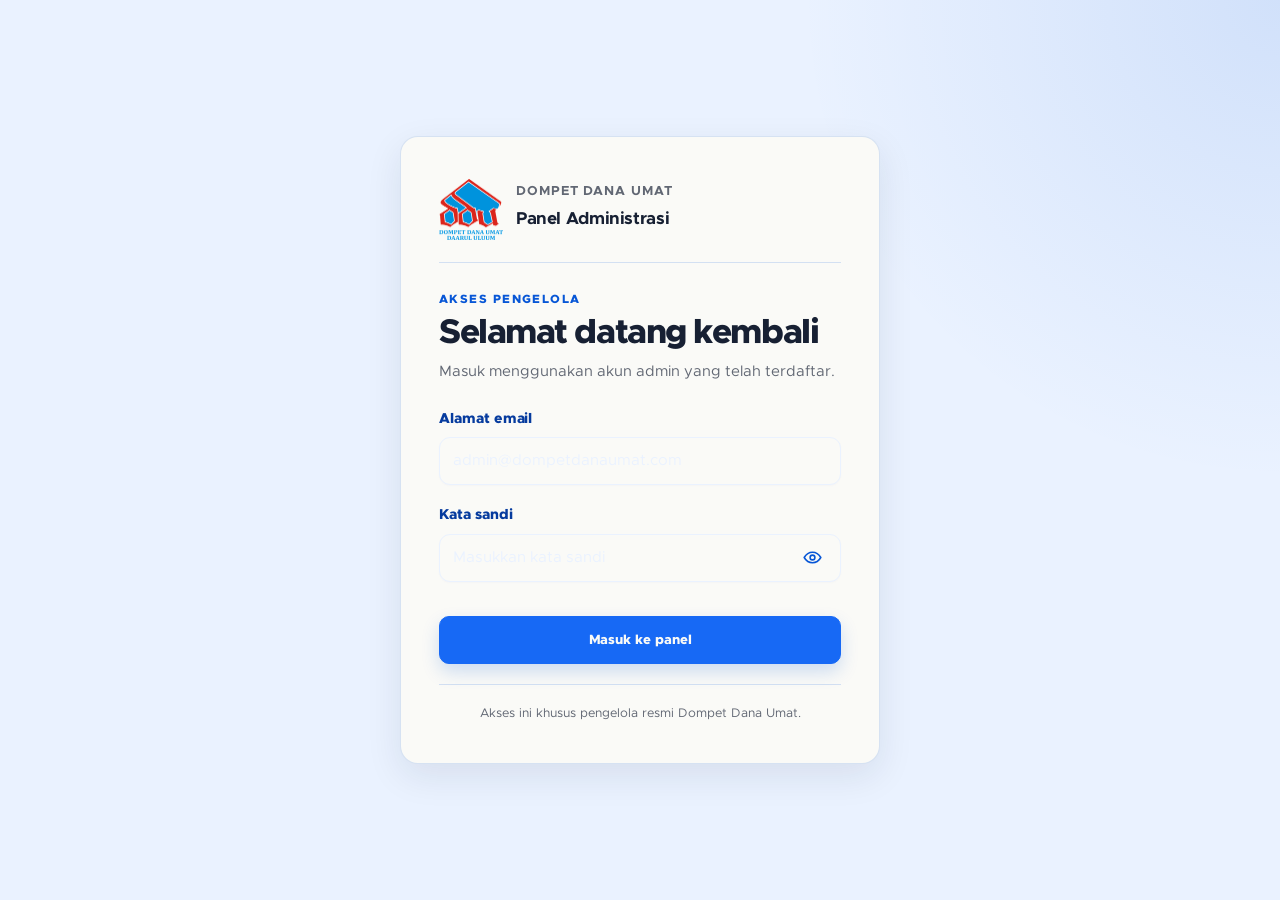
<file: frontend/admin/index.html>
<!DOCTYPE html>
<html lang="id">
<head>
    <meta charset="UTF-8">
    <meta name="viewport" content="width=device-width, initial-scale=1.0">
    <meta name="theme-color" content="#063B9E">
    <title>Admin Dashboard - DDU</title>
    <link rel="stylesheet" href="../halaman-utama/metropolis.css?v=20260917-1">
    <link rel="stylesheet" href="../halaman-utama/style.css?v=20260927-2">
    <style>
        .admin-container { padding: 120px 20px; max-width: 1400px; margin: 0 auto; display: grid; grid-template-columns: 400px 1fr; gap: 30px; }
        .admin-sidebar { display: flex; flex-direction: column; gap: 20px; position: sticky; top: 100px; height: calc(100vh - 120px); }
        .sidebar-card { background: #FAFAF7; padding: 20px; border-radius: 12px; box-shadow: 0 4px 20px rgba(23, 32, 51, 0.05); }
        .sidebar-nav button { display: block; width: 100%; padding: 12px; text-align: left; background: none; border: none; border-radius: 8px; cursor: pointer; font-weight: 600; color: #172033; }
        .sidebar-nav button.active { background: #EAF2FF; color: #0756D6; }
        .card { background: #FAFAF7; padding: 30px; border-radius: 12px; box-shadow: 0 4px 20px rgba(23, 32, 51, 0.1); }
        .hidden { display: none !important; }
        .form-group { margin-bottom: 15px; }
        .form-group label { display: block; margin-bottom: 5px; font-weight: bold; }
        .form-group input, .form-group select { width: 100%; padding: 12px; border: 1px solid #EAF2FF; border-radius: 8px; background: #FAFAF7; font-family: inherit; }
        .form-group textarea { width: 100%; padding: 12px; border: 1px solid #EAF2FF; border-radius: 8px; font-family: inherit; }
        .post-list-item { display: flex; justify-content: space-between; align-items: center; padding: 15px; border-bottom: 1px solid #FAFAF7; }
        .btn-delete { background: #E74C3C; color: #FAFAF7; border: none; padding: 5px 10px; border-radius: 4px; cursor: pointer; }
        
        /* Toolbar & Visual Editor */
        .toolbar { margin-bottom: 8px; display: flex; flex-wrap: wrap; align-items: center; gap: 5px; }
        .toolbar button, .toolbar select { padding: 8px 12px; background: #FAFAF7; border: 1px solid #EAF2FF; border-radius: 6px; cursor: pointer; font-size: 0.85rem; }
        .toolbar button:hover { background: #EAF2FF; }
        .toolbar button.active { background: #0756D6; color: #FAFAF7; border-color: #0756D6; }
        .visual-editor { background: #FAFAF7; border: 1px solid #EAF2FF; border-radius: 8px; padding: 20px; min-height: 450px; outline: none; line-height: 1.8; font-size: 1.1rem; }
        .visual-editor:focus { border-color: #0756D6; }
        .visual-editor .content-photo-grid { display: grid; grid-template-columns: repeat(2, minmax(0, 1fr)); gap: 14px; margin: 24px 0; }
        .visual-editor .content-photo-grid figure { margin: 0; }
        .visual-editor .content-photo-grid img { display: block; width: 100%; aspect-ratio: 4 / 3; object-fit: cover; border-radius: 10px; }
        .visual-editor .content-photo-grid figure { position: relative; }
        .content-photo-remove, [data-remove-slider-image], [data-remove-hero-image], [data-clear-seo-image] { position: absolute; top: 8px; right: 8px; z-index: 3; display: inline-flex; align-items: center; justify-content: center; width: 32px; height: 32px; padding: 0; color: #FAFAF7; background: #DC2626; border: 2px solid #FAFAF7; border-radius: 50%; box-shadow: 0 3px 10px rgba(23, 32, 51, .25); cursor: pointer; font-size: 1.25rem; font-weight: 800; line-height: 1; }
        .content-photo-remove:hover, [data-remove-slider-image]:hover, [data-remove-hero-image]:hover, [data-clear-seo-image]:hover { background: #B91C1C; }
        .admin-slider-preview { display: grid; grid-template-columns: repeat(3, minmax(0, 1fr)); gap: 12px; margin-top: 14px; }
        .admin-slider-preview__item { position: relative; min-width: 0; text-align: left; }
        .admin-slider-preview__item img { display: block; width: 100%; aspect-ratio: 4 / 3; object-fit: cover; border-radius: 9px; }
        .admin-slider-preview__item span { display: block; margin-top: 5px; color: #172033; font-size: .78rem; font-weight: 700; }
        .content-upload-status { color: #172033; font-size: 0.82rem; font-weight: 600; }
        .hidden-input { display: none; }
        .drop-zone { border: 2px dashed #EAF2FF; padding: 25px; text-align: center; border-radius: 12px; cursor: pointer; transition: 0.3s; margin-bottom: 15px; background: #FAFAF7; }
         .drop-zone:hover { border-color: #0756D6; background: #EAF2FF; }
         .seo-settings { margin: 24px 0; padding: 22px; border: 1px solid #EAF2FF; border-radius: 12px; background: #FAFAF7; }
         .seo-settings h3 { margin: 0 0 8px; color: #063B9E; }
         .seo-settings-note { margin: 0 0 18px; color: #172033; font-size: .9rem; }
         .seo-social-preview img { width: min(100%, 360px); aspect-ratio: 1200 / 630; object-fit: cover; border-radius: 10px; }
        .publication-settings { margin: 18px 0 24px; padding: 20px; border: 1px solid #EAF2FF; border-radius: 12px; background: #FAFAF7; }
        .publication-settings h3 { margin: 0 0 14px; color: #063B9E; }
        .publication-grid { display: grid; grid-template-columns: repeat(2, minmax(0, 1fr)); gap: 14px; }
        .publication-grid .form-group { margin: 0; }
        .status-badge { display: inline-flex; align-items: center; margin-top: 5px; padding: 4px 9px; border-radius: 999px; font-size: .74rem; font-weight: 800; }
        .status-published { color: #166534; background: #DCFCE7; }
        .status-draft { color: #172033; background: #EAF2FF; box-shadow: inset 0 0 0 1px #D4A84F; }
        .status-scheduled { color: #0756D6; background: #EAF2FF; }
        .history-item { padding: 14px 0; border-bottom: 1px solid #EAF2FF; }
        .history-item:last-child { border-bottom: 0; }
        .history-item p { margin: 0 0 4px; font-weight: 700; color: #063B9E; }
        .history-item small { color: #172033; }
        
        /* Dashboard Stats Styles */
        .stats-grid-admin { display: grid; grid-template-columns: repeat(2, 1fr); gap: 20px; margin-bottom: 30px; }
        .stat-card-admin { background: #EAF2FF; padding: 25px; border-radius: 12px; border-left: 5px solid #0756D6; text-align: center; }
        .stat-card-admin h4 { font-size: 0.9rem; color: #172033; text-transform: uppercase; margin-bottom: 10px; }
        .stat-card-admin .number { font-size: 2.5rem; font-weight: 800; color: #172033; }

        @media (max-width: 768px) {
            .admin-container { grid-template-columns: minmax(0, 1fr); gap: 16px; padding: 22px 12px 60px; }
            .admin-sidebar { position: static; height: auto; }
            .card { padding: 20px 16px; }
            .admin-slider-preview { grid-template-columns: repeat(2, minmax(0, 1fr)); gap: 10px; }
            .drop-zone { padding: 18px 12px; }
            .form-group input, .form-group textarea, .form-group select, .toolbar select { font-size: 16px; }
            .visual-editor { min-height: 360px; padding: 16px; font-size: 1rem; }
            .post-list-item { align-items: flex-start; gap: 12px; }
            .post-list-item > div { display: flex; flex: 0 0 auto; gap: 6px; }
            .publication-grid { grid-template-columns: minmax(0, 1fr); }
        }

        @media (max-width: 420px) {
            .admin-slider-preview { grid-template-columns: minmax(0, 1fr); }
            .toolbar button, .toolbar select { flex: 1 1 auto; }
        }
    </style>
    <link rel="stylesheet" href="admin.css?v=20261104-4">
    <link rel="stylesheet" href="../halaman-utama/ddu-theme.css?v=20260917-6">
</head>
<body class="admin-page">
    <!-- Login Section tetap berada di tengah -->
    <div id="login-section">
        <div class="card login-card">
            <div class="login-brand">
                <img src="../halaman-utama/asset/logo-dompet-dana-umat-256.png" alt="" width="64" height="65">
                <div>
                    <span>Dompet Dana Umat</span>
                    <strong>Panel Administrasi</strong>
                </div>
            </div>
            <div class="login-heading">
                <p class="admin-eyebrow">Akses pengelola</p>
                <h1>Selamat datang kembali</h1>
                <p>Masuk menggunakan akun admin yang telah terdaftar.</p>
            </div>
            <form id="login-form">
                <div class="form-group">
                    <label for="admin-email">Alamat email</label>
                    <input type="email" id="admin-email" autocomplete="username" placeholder="admin@dompetdanaumat.com" required>
                </div>
                <div class="form-group">
                    <label for="admin-password">Kata sandi</label>
                    <input type="password" id="admin-password" autocomplete="current-password" placeholder="Masukkan kata sandi" minlength="12" required>
                </div>
                <button type="submit" class="btn btn-primary login-submit">Masuk ke panel</button>
            </form>
            <p class="login-security-note">Akses ini khusus pengelola resmi Dompet Dana Umat.</p>
        </div>
    </div>

    <!-- Dashboard Section -->
    <div id="dashboard-section" class="admin-container hidden">
        <aside class="admin-sidebar">
            <div class="sidebar-card">
                <a class="admin-brand" href="/" target="_blank" rel="noopener noreferrer" aria-label="Buka website Dompet Dana Umat">
                    <img src="../halaman-utama/asset/logo-dompet-dana-umat-256.png" alt="" width="48" height="49">
                    <span><strong>DDU Panel</strong><small>Kelola website</small></span>
                </a>
                <p class="sidebar-label">Menu utama</p>
                <nav class="sidebar-nav" aria-label="Navigasi panel admin">
                    <button type="button" onclick="switchTab('dashboard')" id="tab-dashboard" class="active" aria-current="page"><span class="nav-symbol" aria-hidden="true">D</span><span>Dashboard</span></button>
                    <button type="button" onclick="switchTab('health')" id="tab-health"><span class="nav-symbol" aria-hidden="true">+</span><span>Kesehatan</span></button>
                    <button type="button" onclick="switchTab('homepage')" id="tab-homepage"><span class="nav-symbol" aria-hidden="true">H</span><span>Hero Homepage</span></button>
                    <button type="button" onclick="switchTab('articles')" id="tab-articles"><span class="nav-symbol" aria-hidden="true">A</span><span>Artikel</span></button>
                    <button type="button" onclick="switchTab('programs-admin')" id="tab-programs-admin"><span class="nav-symbol" aria-hidden="true">P</span><span>Program Donasi</span></button>
                    <div class="program-sidebar-menu" aria-label="Menu Program Donasi">
                        <button type="button" data-program-sidebar-target="program-list-workspace">Semua Program</button>
                        <button type="button" data-program-sidebar-target="program-editor-workspace" class="is-active">Tambah Program</button>
                    </div>
                    <button type="button" onclick="switchTab('institution')" id="tab-institution"><span class="nav-symbol" aria-hidden="true">K</span><span>Kredibilitas</span></button>
                    <button type="button" onclick="switchTab('history')" id="tab-history"><span class="nav-symbol" aria-hidden="true">R</span><span>Riwayat</span></button>
                    <button type="button" onclick="switchTab('admins')" id="tab-admins" class="hidden"><span class="nav-symbol" aria-hidden="true">U</span><span>Admin</span></button>
                    <button type="button" onclick="switchTab('profile')" id="tab-profile"><span class="nav-symbol" aria-hidden="true">S</span><span>Profil Saya</span></button>
                </nav>
                <div class="sidebar-actions">
                    <a href="/" target="_blank" rel="noopener noreferrer">Lihat website <span aria-hidden="true">↗</span></a>
                    <button type="button" id="btn-logout">Keluar</button>
                </div>
            </div>
        </aside>

        <main class="admin-content">
            <header class="admin-workspace-header">
                <div>
                    <p class="admin-workspace-kicker">Workspace Konten DDU</p>
                    <h1 id="admin-page-title">Ringkasan Website</h1>
                    <p id="admin-page-description">Pantau aktivitas utama dan kondisi pengelolaan website.</p>
                </div>
                <div class="admin-workspace-meta">
                    <span id="admin-current-date">Hari ini</span>
                </div>
            </header>

            <!-- Tab Dashboard -->
            <div id="content-dashboard">
                <div id="dashboard-security-alert" class="security-alert hidden" role="alert"></div>
                <div id="dashboard-operational-alert" class="security-alert hidden" role="alert"></div>
                <div class="card">
                    <div class="analytics-heading">
                        <div>
                            <p class="section-kicker">Analitik anonim</p>
                            <h2>Statistik Website</h2>
                            <p>Pageview dihitung setiap halaman dimuat; sesi berakhir setelah 30 menit tidak aktif; konversi dihitung satu kali per sesi.</p>
                        </div>
                        <label class="analytics-period">Periode
                            <select id="analytics-days">
                                <option value="7">7 hari</option>
                                <option value="30" selected>30 hari</option>
                                <option value="90">90 hari</option>
                                <option value="365">1 tahun</option>
                            </select>
                        </label>
                    </div>
                    <div id="analytics-migration-alert" class="security-alert hidden" role="alert"></div>
                    <div class="stats-grid-admin analytics-summary-grid dashboard-summary-grid" aria-label="Ringkasan statistik website">
                        <div class="stat-card-admin"><h4>Tampilan Halaman</h4><div id="count-visits" class="number">0</div><small id="trend-visits">–</small></div>
                        <div class="stat-card-admin"><h4>Pengunjung</h4><div id="count-visitors" class="number">0</div><small id="trend-visitors">–</small></div>
                        <div class="stat-card-admin"><h4>Sesi Kunjungan</h4><div id="count-sessions" class="number">0</div><small id="trend-sessions">–</small></div>
                        <div class="stat-card-admin"><h4>Sesi Terlibat</h4><div id="count-engaged" class="number">0</div><small id="count-engagement-rate">0%</small><small id="trend-engaged">–</small></div>
                        <div class="stat-card-admin"><h4>Klik WhatsApp</h4><div id="count-wa" class="number">0</div><small id="trend-wa">–</small></div>
                        <div class="stat-card-admin"><h4>Konversi Unik</h4><div id="count-conversion" class="number">0%</div><small id="count-converted">0 sesi</small><small id="trend-conversion">–</small></div>
                    </div>
                </div>
                <div class="card analytics-card">
                    <div class="analytics-panel-heading"><div><h3>Aktivitas Harian</h3><p>Kunjungan dan klik WhatsApp per hari.</p></div><span id="analytics-retention">Retensi 90 hari</span></div>
                    <div id="analytics-daily-chart" class="analytics-daily-chart" aria-label="Grafik aktivitas harian"></div>
                    <div class="analytics-chart-legend"><span><i class="legend-visit"></i>Kunjungan</span><span><i class="legend-wa"></i>WhatsApp</span></div>
                </div>
                <div class="dashboard-section-heading">
                    <div><p class="section-kicker">Profil pengunjung</p><h3>Kenali audiens website</h3></div>
                    <p>Perangkat, browser, sistem operasi, sumber kunjungan, dan ukuran layar yang paling sering digunakan.</p>
                </div>
                <div class="analytics-grid">
                    <section class="card analytics-card"><h3>Jenis Perangkat</h3><div id="analytics-devices" class="analytics-bars"></div></section>
                    <section class="card analytics-card"><h3>Pengunjung Baru/Kembali</h3><div id="analytics-visitor-types" class="analytics-bars"></div></section>
                    <section class="card analytics-card"><h3>Browser</h3><div id="analytics-browsers" class="analytics-bars"></div></section>
                    <section class="card analytics-card"><h3>Sistem Operasi</h3><div id="analytics-os" class="analytics-bars"></div></section>
                    <section class="card analytics-card"><h3>Sumber Kunjungan</h3><div id="analytics-sources" class="analytics-bars"></div></section>
                    <section class="card analytics-card"><h3>Ukuran Layar</h3><div id="analytics-screens" class="analytics-bars"></div></section>
                </div>
                <div class="dashboard-section-heading">
                    <div><p class="section-kicker">Konten &amp; konversi</p><h3>Lihat halaman yang menghasilkan tindakan</h3></div>
                    <p>Bandingkan konten populer, klik WhatsApp, sumber tombol, dan perjalanan pengunjung.</p>
                </div>
                <div class="analytics-grid">
                    <section class="card analytics-card"><h3>Halaman Terpopuler</h3><div id="analytics-pages" class="analytics-ranking"></div></section>
                    <section class="card analytics-card"><h3>Klik WhatsApp per Halaman</h3><div id="analytics-whatsapp-pages" class="analytics-ranking"></div></section>
                    <section class="card analytics-card"><h3>Sumber CTA</h3><div id="analytics-ctas" class="analytics-ranking"></div></section>
                </div>
                <div class="analytics-grid analytics-grid-wide">
                    <section class="card analytics-card"><h3>Funnel Pengunjung</h3><p class="analytics-help">Sesi unik dari masuk hingga menghubungi WhatsApp.</p><div id="analytics-funnel" class="analytics-bars"></div></section>
                    <section class="card analytics-card"><h3>Kampanye &amp; UTM</h3><p class="analytics-help">Sumber dan kampanye yang benar-benar menghasilkan sesi.</p><div id="analytics-campaigns" class="analytics-ranking"></div></section>
                </div>
                <div class="dashboard-section-heading">
                    <div><p class="section-kicker">Kualitas</p><h3>Pastikan pengalaman dan datanya tepercaya</h3></div>
                    <p>Pantau pengalaman nyata pengunjung serta kelengkapan data yang dipakai untuk mengambil keputusan.</p>
                </div>
                <div class="analytics-grid analytics-grid-wide">
                    <section class="card analytics-card"><h3>Core Web Vitals (p75)</h3><div id="analytics-vitals" class="analytics-ranking"></div></section>
                    <section class="card analytics-card"><h3>Kualitas Data</h3><div id="analytics-quality" class="health-detail-list"></div></section>
                </div>
            </div>

            <div id="content-health" class="hidden">
                <div class="card">
                    <div class="analytics-heading">
                        <div><p class="section-kicker">Operasional</p><h2>Kesehatan Website</h2><p>Status server, database, backup, error, penyimpanan, dan aliran data analitik.</p></div>
                        <button type="button" class="btn-secondary" id="health-refresh">Periksa Sekarang</button>
                    </div>
                    <div id="health-alerts" class="health-alert-list"></div>
                    <div class="stats-grid-admin analytics-summary-grid health-summary-grid" aria-label="Ringkasan kesehatan website">
                        <div class="stat-card-admin"><h4>Status</h4><div id="health-status" class="number health-status-text">–</div></div>
                        <div class="stat-card-admin"><h4>Respons Internal</h4><div id="health-response" class="number">–</div></div>
                        <div class="stat-card-admin"><h4>Uptime 30 Hari</h4><div id="health-uptime" class="number">–</div></div>
                        <div class="stat-card-admin"><h4>Error 24 Jam</h4><div id="health-errors" class="number">0</div></div>
                        <div class="stat-card-admin"><h4>Backup Terakhir</h4><div id="health-backup-age" class="number">–</div></div>
                        <div class="stat-card-admin"><h4>Data Analitik</h4><div id="health-analytics-age" class="number">–</div></div>
                    </div>
                </div>
                <div class="analytics-grid analytics-grid-wide">
                    <section class="card analytics-card"><h3>Pemeriksaan Sistem</h3><div id="health-checks" class="health-detail-list"></div></section>
                    <section class="card analytics-card"><h3>Kapasitas &amp; Backup</h3><div id="health-storage" class="health-detail-list"></div></section>
                </div>
                <section class="card analytics-card"><h3>Core Web Vitals Pengunjung (p75)</h3><p class="analytics-help">Pengalaman nyata perangkat mobile/desktop dari sampel anonim periode statistik yang dipilih.</p><div id="health-vitals" class="analytics-ranking"></div></section>
                <section class="card analytics-card"><h3>Error Terbaru (disaring)</h3><p class="analytics-help">Hanya waktu, kode kejadian, level, dan pesan aman. Rahasia tidak ditampilkan.</p><div id="health-log-list" class="analytics-ranking"></div></section>
                <div id="health-migration-alert" class="security-alert hidden" role="alert"></div>
            </div>

            <div id="content-profile" class="hidden">
                <div id="profile-security-alert" class="security-alert hidden" role="alert"></div>
                <div class="card">
                    <div class="section-heading">
                        <div>
                            <p class="section-kicker">Keamanan akun</p>
                            <h2>Profil Saya</h2>
                            <p>Kelola identitas akun dan lihat aktivitas login terakhir.</p>
                        </div>
                    </div>
                    <div class="account-summary-grid">
                        <div class="account-summary-item"><span>Hak akses</span><strong id="profile-role">-</strong></div>
                        <div class="account-summary-item"><span>Login terakhir</span><strong id="profile-last-login">-</strong></div>
                        <div class="account-summary-item"><span>Akun dibuat</span><strong id="profile-created-at">-</strong></div>
                    </div>
                </div>

                <div class="account-settings-grid">
                    <div class="card">
                        <h3>Ubah Nama dan Email</h3>
                        <p>Masukkan kata sandi saat ini untuk mengonfirmasi perubahan.</p>
                        <form id="profile-form" autocomplete="on">
                            <div class="form-group"><label for="profile-name">Nama</label><input type="text" id="profile-name" minlength="2" maxlength="120" autocomplete="name" required></div>
                            <div class="form-group"><label for="profile-email">Email</label><input type="email" id="profile-email" maxlength="190" autocomplete="email" required></div>
                            <div class="form-group"><label for="profile-current-password">Kata sandi saat ini</label><input type="password" id="profile-current-password" maxlength="128" autocomplete="current-password" required></div>
                            <button type="submit" class="btn btn-primary">Simpan Profil</button>
                        </form>
                    </div>

                    <div class="card">
                        <h3>Ganti Kata Sandi</h3>
                        <p>Minimal 15 karakter. Setelah diganti, sesi akun di perangkat lain akan dihentikan.</p>
                        <form id="password-form" autocomplete="off">
                            <div class="form-group"><label for="password-current">Kata sandi saat ini</label><input type="password" id="password-current" maxlength="128" autocomplete="current-password" required></div>
                            <div class="form-group"><label for="password-new">Kata sandi baru</label><input type="password" id="password-new" minlength="15" maxlength="128" autocomplete="new-password" required></div>
                            <div class="form-group"><label for="password-confirmation">Ulangi kata sandi baru</label><input type="password" id="password-confirmation" minlength="15" maxlength="128" autocomplete="new-password" required></div>
                            <button type="submit" class="btn btn-primary">Ganti Kata Sandi</button>
                        </form>
                    </div>
                </div>
                <div class="card admin-sessions-card">
                    <div class="analytics-panel-heading">
                        <div><h3>Perangkat Login Saya</h3><p>Hentikan sesi yang tidak Anda kenali. Data ini terpisah dari statistik pengunjung publik.</p></div>
                        <button type="button" class="btn-secondary" data-refresh-sessions="own">Muat Ulang</button>
                    </div>
                    <div id="own-admin-session-list" class="admin-session-list"></div>
                </div>
            </div>

            <!-- Tab Program -->
            <div id="content-programs-admin" class="hidden">
                <div class="card" id="program-editor-workspace">
                    <h2>Kelola Program</h2>
                    <form id="program-form">
                        <input type="hidden" id="prog-id">
                        <div class="form-group">
                            <label>Nama Program</label>
                            <input type="text" id="prog-title" required placeholder="Contoh: Zakat Maal">
                        </div>
                        <input type="hidden" id="prog-slug">
                        <section class="publication-settings" aria-labelledby="prog-publication-heading">
                            <h3 id="prog-publication-heading">Publikasi Program</h3>
                            <div class="publication-grid">
                                <div class="form-group"><label>Kategori</label><input type="text" id="prog-category" maxlength="100" value="Umum" placeholder="Contoh: Wakaf"></div>
                                <div class="form-group"><label>Status</label><select id="prog-status"><option value="draft">Draft</option><option value="published">Publikasi</option></select></div>
                                <div class="form-group"><label>Jadwal Tayang (WIB)</label><input type="datetime-local" id="prog-published-at"><small>Kosongkan agar tayang sekarang ketika status Publikasi.</small></div>
                                <div class="form-group"><label>Urutan Program Unggulan</label><input type="number" id="prog-featured-order" min="0" max="9999" placeholder="Kosongkan jika bukan unggulan"><small>Angka lebih kecil tampil lebih dahulu.</small></div>
                            </div>
                        </section>
                        <div class="form-group">
                            <label>Sampul Kartu Program (Maksimal 3 Foto)</label>
                            <div class="drop-zone" id="prog-drop-zone">
                                <p>Pilih foto sampul untuk daftar program dan fallback media</p>
                                <input type="file" id="prog-image-file" hidden accept="image/jpeg,image/png,image/webp" multiple>
                                <input type="hidden" id="prog-image-url">
                                <input type="hidden" id="prog-gallery-images" value="[]">
                                <div id="prog-image-preview"></div>
                            </div>
                            <small>Foto pertama tampil di sisi kiri CTA dengan rasio aslinya dan juga digunakan sebagai poster/fallback jika video tidak dapat diputar.</small>
                        </div>
                        <section class="publication-settings hero-media-settings" aria-labelledby="prog-hero-media-heading">
                            <h3 id="prog-hero-media-heading">Media Utama Program</h3>
                            <p class="seo-settings-note">Siapkan media desktop dan mobile secara terpisah agar memenuhi satu layar dengan rapi sebelum pengunjung masuk ke cerita program.</p>
                            <div class="program-main-media-guide" aria-label="Panduan ukuran media utama">
                                <article><strong>Desktop · rasio 4:5</strong><span>Rekomendasi foto 1440 × 1800 px atau video 1080 × 1350 px.</span><small>JPG/PNG/WebP maksimal 5 MB (ideal 300 KB–2 MB). Video MP4/WebM mengikuti kapasitas hosting.</small></article>
                                <article><strong>Mobile · rasio 9:16</strong><span>Rekomendasi foto atau video 1080 × 1920 px.</span><small>Foto maksimal 5 MB. Letakkan objek dan tulisan penting di tengah agar aman pada berbagai layar.</small></article>
                            </div>
                            <div class="form-group">
                                <label for="prog-hero-media-type">Jenis media</label>
                                <select id="prog-hero-media-type">
                                    <option value="images">Slider gambar</option>
                                    <option value="video">Video lokal (MP4/WebM)</option>
                                    <option value="youtube">Tautan YouTube</option>
                                    <option value="drive">Tautan Google Drive</option>
                                </select>
                            </div>
                            <div id="prog-image-media-fields" class="program-main-media-pair">
                                <div class="program-main-media-upload">
                                    <strong>Foto Desktop</strong>
                                    <div class="drop-zone hero-video-drop-zone" id="prog-main-desktop-image-drop-zone" role="button" tabindex="0">
                                        <p>Pilih foto 4:5 · rekomendasi 1440 × 1800 px</p>
                                        <input type="file" id="prog-main-desktop-image-file" hidden accept="image/jpeg,image/png,image/webp">
                                        <input type="hidden" id="prog-hero-desktop-image-url">
                                        <div id="prog-main-desktop-image-preview" class="hero-video-preview"></div>
                                    </div>
                                    <p id="prog-main-desktop-image-status" class="content-upload-status" aria-live="polite"></p>
                                </div>
                                <div class="program-main-media-upload">
                                    <strong>Foto Mobile</strong>
                                    <div class="drop-zone hero-video-drop-zone" id="prog-main-mobile-image-drop-zone" role="button" tabindex="0">
                                        <p>Pilih foto 9:16 · rekomendasi 1080 × 1920 px</p>
                                        <input type="file" id="prog-main-mobile-image-file" hidden accept="image/jpeg,image/png,image/webp">
                                        <input type="hidden" id="prog-hero-mobile-image-url">
                                        <div id="prog-main-mobile-image-preview" class="hero-video-preview"></div>
                                    </div>
                                    <p id="prog-main-mobile-image-status" class="content-upload-status" aria-live="polite"></p>
                                </div>
                            </div>
                            <div id="prog-local-video-fields" class="hidden">
                                <div class="program-main-media-pair">
                                    <div class="program-main-media-upload">
                                        <strong>Video Desktop</strong>
                                        <div class="drop-zone hero-video-drop-zone" id="prog-video-drop-zone">
                                            <p>MP4/WebM 4:5 · rekomendasi 1080 × 1350 px</p>
                                            <input type="file" id="prog-video-file" hidden accept="video/mp4,video/webm">
                                            <input type="hidden" id="prog-hero-video-url">
                                            <div id="prog-video-preview" class="hero-video-preview"></div>
                                        </div>
                                        <p id="prog-video-upload-status" class="content-upload-status" aria-live="polite"></p>
                                    </div>
                                    <div class="program-main-media-upload">
                                        <strong>Video Mobile</strong>
                                        <div class="drop-zone hero-video-drop-zone" id="prog-mobile-video-drop-zone">
                                            <p>MP4/WebM 9:16 · rekomendasi 1080 × 1920 px</p>
                                            <input type="file" id="prog-mobile-video-file" hidden accept="video/mp4,video/webm">
                                            <input type="hidden" id="prog-hero-mobile-video-url">
                                            <div id="prog-mobile-video-preview" class="hero-video-preview"></div>
                                        </div>
                                        <p id="prog-mobile-video-upload-status" class="content-upload-status" aria-live="polite"></p>
                                    </div>
                                </div>
                            </div>
                            <div id="prog-external-video-fields" class="program-main-media-pair hidden">
                                <label>Tautan Desktop<input type="url" id="prog-hero-video-link" maxlength="1000" placeholder="Tempel tautan YouTube atau Google Drive"></label>
                                <label>Tautan Mobile (opsional)<input type="url" id="prog-hero-mobile-video-link" maxlength="1000" placeholder="Kosongkan untuk memakai tautan desktop"></label>
                                <small id="prog-video-link-help">Gunakan tautan lengkap HTTPS.</small>
                            </div>
                        </section>
                        <div class="form-group">
                            <label>Ringkasan Singkat (Muncul di Depan)</label>
                            <textarea id="prog-excerpt" rows="2"></textarea>
                        </div>
                        <section class="program-section-builder-shell" aria-labelledby="program-section-builder-heading">
                            <div class="program-section-builder-heading">
                                <div>
                                    <span class="admin-eyebrow">Penyusun Halaman Program</span>
                                    <h3 id="program-section-builder-heading">Isi Halaman Program</h3>
                                    <p>Isi dari atas ke bawah. Sistem akan merapikannya otomatis menjadi halaman kampanye yang konsisten.</p>
                                </div>
                                <span id="program-section-count" class="program-section-count">0 bagian</span>
                            </div>
                            <div id="program-section-migration-alert" class="security-alert hidden" role="alert"></div>
                            <ol class="program-builder-steps" aria-label="Cara menyusun halaman program">
                                <li><strong>1</strong><span><b>Isi sampul</b><small>Judul, ringkasan, dan foto utama program.</small></span></li>
                                <li><strong>2</strong><span><b>Isi target &amp; cerita</b><small>Tambahkan progres, cerita, galeri, dan FAQ seperlunya.</small></span></li>
                                <li><strong>3</strong><span><b>Aktifkan donasi</b><small>Periksa WhatsApp atau QR, lalu simpan program.</small></span></li>
                            </ol>
                            <div class="program-campaign-quickstart">
                                <div><span class="admin-eyebrow">Rekomendasi</span><strong>Gunakan Layout Kampanye DDU</strong><small>Sampul, progres donasi, cerita, dokumentasi, pertanyaan umum, dan ajakan donasi tersusun otomatis.</small></div>
                                <button type="button" class="btn btn-primary" data-program-template="campaign">Gunakan Susunan Ini</button>
                            </div>
                            <div class="program-draft-preset program-draft-preset--staples">
                                <div class="program-draft-preset__visual" aria-hidden="true"><span></span><i></i><i></i><i></i></div>
                                <div><span class="admin-eyebrow">Draf Siap Pakai</span><strong>Sembako untuk Janda Dhuafa</strong><small>Mengisi otomatis judul, narasi kampanye, estimasi target, isi paket, alur penyaluran, FAQ, SEO, dan ajakan sedekah. Foto sampul tetap Anda unggah sendiri.</small></div>
                                <button type="button" class="btn-secondary" data-program-template="staples-widows">Isi Draf Otomatis</button>
                            </div>
                            <section class="program-manual-content" aria-labelledby="program-manual-content-heading">
                                <div class="program-manual-content__heading">
                                    <span class="admin-eyebrow">Isi Manual</span>
                                    <strong id="program-manual-content-heading">Donatur, Dampak, dan FAQ</strong>
                                    <small>Pilih bagian yang ingin dikelola. Tambah, ubah, atau hapus setiap entri sebelum menyimpan program.</small>
                                </div>
                                <div class="program-manual-content__actions">
                                    <button type="button" data-program-section-quick="donors"><span aria-hidden="true">&#9829;</span><b>Kelola Donatur</b><small>Nama, nominal, tanggal, dan pesan.</small></button>
                                    <button type="button" data-program-section-quick="impact"><span aria-hidden="true">&#8599;</span><b>Kelola Dampak</b><small>Angka, capaian, dan manfaat program.</small></button>
                                    <button type="button" data-program-section-quick="faq"><span aria-hidden="true">?</span><b>Kelola FAQ</b><small>Pertanyaan dan jawaban pengunjung.</small></button>
                                </div>
                            </section>
                            <details class="program-builder-advanced-tools">
                                <summary>Peralatan dan susunan lanjutan <span>Opsional</span></summary>
                                <div class="program-builder-advanced-tools__body">
                            <div class="program-visual-toolbar" role="toolbar" aria-label="Peralatan editor visual program">
                                <div class="program-visual-toolbar__group">
                                    <button type="button" id="program-builder-undo" title="Batalkan perubahan terakhir" disabled>↶ Undo</button>
                                    <button type="button" id="program-builder-redo" title="Ulangi perubahan" disabled>↷ Redo</button>
                                    <button type="button" id="program-builder-save-draft" title="Simpan draft kanvas sekarang">Simpan draft</button>
                                    <button type="button" id="program-builder-save-revision" title="Simpan titik pemulihan di browser">Simpan revisi</button>
                                    <select id="program-builder-revisions" aria-label="Riwayat revisi lokal">
                                        <option value="">Riwayat revisi</option>
                                    </select>
                                </div>
                                <div class="program-visual-toolbar__group program-device-switcher" aria-label="Ukuran pratinjau">
                                    <button type="button" data-program-device="desktop" class="is-active" aria-pressed="true">Desktop</button>
                                    <button type="button" data-program-device="tablet" aria-pressed="false">Tablet</button>
                                    <button type="button" data-program-device="mobile" aria-pressed="false">Mobile</button>
                                </div>
                                <div class="program-visual-toolbar__group" aria-label="Tampilan kanvas">
                                    <label class="program-toolbar-select">Zoom
                                        <select id="program-builder-zoom" aria-label="Perbesaran kanvas">
                                            <option value="75">75%</option>
                                            <option value="90">90%</option>
                                            <option value="100" selected>100%</option>
                                            <option value="110">110%</option>
                                            <option value="125">125%</option>
                                        </select>
                                    </label>
                                    <button type="button" id="program-builder-grid" aria-pressed="false" title="Tampilkan garis bantu">Grid</button>
                                    <button type="button" id="program-builder-add-canvas" title="Tambahkan kanvas fleksibel baru">+ Kanvas</button>
                                    <button type="button" id="program-builder-open-studio" class="program-builder-studio-button" title="Buka editor lebar di tab baru">Buka tab baru ↗</button>
                                </div>
                                <span id="program-builder-save-status" class="program-builder-save-status" role="status">Siap</span>
                            </div>
                            <div class="program-template-picker">
                                <div><strong>Mulai cepat</strong><small>Pilih salah satu susunan rekomendasi. Isinya tetap bisa diubah.</small></div>
                                <div class="program-template-actions">
                                    <button type="button" data-program-template="simple"><span class="program-template-mini program-template-mini--simple" aria-hidden="true"><i></i><i></i><i></i></span><span>Halaman Sederhana<small>Sampul · cerita · ajakan</small></span></button>
                                    <button type="button" data-program-template="fundraising"><span class="program-template-mini program-template-mini--fundraising" aria-hidden="true"><i></i><i></i><i></i><i></i></span><span>Penggalangan Dana<small>Sampul · progres · dampak · QR</small></span></button>
                                    <button type="button" data-program-template="report"><span class="program-template-mini program-template-mini--report" aria-hidden="true"><i></i><i></i><i></i><i></i></span><span>Laporan Kegiatan<small>Sampul · galeri · capaian</small></span></button>
                                    <button type="button" data-program-template="canvas"><span class="program-template-mini program-template-mini--canvas" aria-hidden="true"><i></i><i></i><i></i><i></i></span><span>Kanvas Visual<small>Layout fleksibel siap edit</small></span></button>
                                    <button type="button" data-program-template="waqf-quran"><span class="program-template-mini program-template-mini--waqf" aria-hidden="true"><i></i><i></i><i></i><i></i></span><span>Isi Otomatis Wakaf Al-Qur’an<small>Teks lengkap · refleksi · dampak · ajakan wakaf</small></span></button>
                                </div>
                            </div>
                            <div class="program-section-addbar">
                                <div class="program-section-addbar-heading"><strong>Tambah bagian sendiri</strong><small>Pilih gambaran bagian yang ingin dimasukkan.</small></div>
                                <input type="hidden" id="program-section-type" value="hero">
                                <div class="program-section-choice-grid" role="group" aria-label="Pilih bentuk bagian program">
                                    <button type="button" class="is-selected" data-program-section-choice="hero" aria-pressed="true"><span class="program-section-visual program-section-visual--hero" aria-hidden="true"><i></i><i></i><i></i><i></i></span><span><b>Sampul Pembuka</b><small>Gambar besar, judul, dan tombol.</small></span></button>
                                    <button type="button" data-program-section-choice="content" aria-pressed="false"><span class="program-section-visual program-section-visual--content" aria-hidden="true"><i></i><i></i><i></i><i></i></span><span><b>Teks + Media</b><small>Cerita dengan foto atau video.</small></span></button>
                                    <button type="button" data-program-section-choice="progress" aria-pressed="false"><span class="program-section-visual program-section-visual--progress" aria-hidden="true"><i></i><i></i><i></i><i></i></span><span><b>Progres Dana</b><small>Target, terkumpul, dan persentase.</small></span></button>
                                    <button type="button" data-program-section-choice="gallery" aria-pressed="false"><span class="program-section-visual program-section-visual--gallery" aria-hidden="true"><i></i><i></i><i></i><i></i></span><span><b>Galeri</b><small>Beberapa foto dokumentasi.</small></span></button>
                                    <button type="button" data-program-section-choice="donors" aria-pressed="false"><span class="program-section-visual program-section-visual--donors" aria-hidden="true"><i></i><i></i><i></i><i></i></span><span><b>Donatur</b><small>Daftar dukungan yang dicatat manual.</small></span></button>
                                    <button type="button" data-program-section-choice="impact" aria-pressed="false"><span class="program-section-visual program-section-visual--impact" aria-hidden="true"><i></i><i></i><i></i><i></i></span><span><b>Dampak</b><small>Angka dan hasil yang telah dicapai.</small></span></button>
                                    <button type="button" data-program-section-choice="cta" aria-pressed="false"><span class="program-section-visual program-section-visual--cta" aria-hidden="true"><i></i><i></i><i></i><i></i></span><span><b>Ajakan Donasi</b><small>QR/barcode dan tombol WhatsApp.</small></span></button>
                                    <button type="button" data-program-section-choice="faq" aria-pressed="false"><span class="program-section-visual program-section-visual--faq" aria-hidden="true"><i></i><i></i><i></i><i></i></span><span><b>Pertanyaan Umum</b><small>Daftar pertanyaan dan jawaban.</small></span></button>
                                    <button type="button" data-program-section-choice="canvas" aria-pressed="false"><span class="program-section-visual program-section-visual--canvas" aria-hidden="true"><i></i><i></i><i></i><i></i></span><span><b>Kanvas Fleksibel</b><small>Tarik teks, media, tombol, dan donasi sesuka Anda.</small></span></button>
                                </div>
                                <button type="button" class="btn-secondary" id="program-add-section">+ Tambahkan Bagian</button>
                            </div>
                                </div>
                            </details>
                            <div id="program-section-list" class="program-section-list program-section-list--desktop" data-program-device-preview="desktop" aria-live="polite"></div>
                            <input type="file" id="program-section-media-file" hidden accept="image/jpeg,image/png,image/webp,video/mp4,video/webm" multiple>
                            <p class="program-section-help">Tips: bagian yang disembunyikan tetap tersimpan, tetapi tidak terlihat oleh pengunjung website.</p>
                        </section>
                        <input type="hidden" id="prog-hero-title">
                        <input type="hidden" id="prog-hero-subtitle">
                        <section class="publication-settings donation-admin-settings" aria-labelledby="prog-donation-heading">
                            <h3 id="prog-donation-heading">Kanal Donasi Program</h3>
                            <p class="seo-settings-note">Nomor WhatsApp dan QR ini tampil di kotak donasi di samping media. Pengaturan ini hanya berlaku untuk program yang sedang diedit.</p>
                            <div class="form-group">
                                <label for="prog-wa">Nomor WhatsApp khusus (Opsional)</label>
                                <input type="text" id="prog-wa" inputmode="numeric" maxlength="16" placeholder="Contoh: 628123456789">
                            </div>
                            <div class="form-group">
                                <label for="prog-wa-message">Pesan Awal WhatsApp (Opsional)</label>
                                <textarea id="prog-wa-message" rows="2" maxlength="500" placeholder="Contoh: Assalamualaikum, saya ingin berkonsultasi mengenai program ini"></textarea>
                            </div>
                            <div class="form-group">
                                <label>Foto PNG QR/Barcode Donasi (Opsional)</label>
                                <div class="drop-zone donation-qr-drop-zone" id="prog-qr-drop-zone">
                                    <p>Klik atau jatuhkan PNG QR/barcode, maksimal 2 MB</p>
                                    <input type="file" id="prog-qr-file" hidden accept="image/png">
                                    <input type="hidden" id="prog-donation-qr-image">
                                    <div id="prog-qr-preview" class="donation-qr-preview"></div>
                                </div>
                                <p id="prog-qr-upload-status" class="content-upload-status" aria-live="polite"></p>
                            </div>
                        </section>
                        <section class="seo-settings" aria-labelledby="prog-seo-heading">
                            <h3 id="prog-seo-heading">Pengaturan SEO</h3>
                            <p class="seo-settings-note">Kosongkan judul/deskripsi jika ingin memakai nama dan ringkasan program secara otomatis.</p>
                            <div class="form-group"><label>Judul SEO (Maksimal 70 Karakter)</label><input type="text" id="prog-seo-title" maxlength="70"></div>
                            <div class="form-group"><label>Deskripsi SEO (Maksimal 170 Karakter)</label><textarea id="prog-seo-description" maxlength="170" rows="3"></textarea></div>
                            <div class="form-group"><label>Alt Gambar Utama</label><input type="text" id="prog-image-alt" maxlength="180" placeholder="Jelaskan isi gambar secara singkat"></div>
                            <div class="form-group">
                                <label>Gambar Sosial (Opsional, Otomatis 1200×630)</label>
                                <div class="drop-zone" id="prog-social-drop-zone">
                                    <p>Klik atau jatuhkan foto khusus thumbnail WhatsApp/Facebook</p>
                                    <input type="file" id="prog-social-file" hidden accept="image/jpeg,image/png,image/webp">
                                    <input type="hidden" id="prog-social-image">
                                    <div id="prog-social-preview" class="seo-social-preview"></div>
                                </div>
                            </div>
                        </section>
                        <div id="prog-content-editor" hidden></div>
                        <textarea id="prog-content" hidden></textarea>
                        <button type="submit" class="btn btn-primary">Simpan Program</button>
                    </form>
                </div>
                <div class="card" id="program-list-workspace" style="margin-top: 20px;">
                    <h3>Daftar Program Saat Ini</h3>
                    <div class="content-list-toolbar" aria-label="Pencarian dan filter program">
                        <div class="content-search">
                            <label for="program-list-search">Cari program</label>
                            <input type="search" id="program-list-search" placeholder="Ketik judul program..." autocomplete="off">
                        </div>
                        <div>
                            <label for="program-list-status">Status</label>
                            <select id="program-list-status">
                                <option value="all">Semua status</option>
                                <option value="draft">Draft</option>
                                <option value="scheduled">Terjadwal</option>
                                <option value="published">Dipublikasikan</option>
                            </select>
                        </div>
                        <div>
                            <label for="program-list-category">Kategori</label>
                            <select id="program-list-category"><option value="">Semua kategori</option></select>
                        </div>
                        <div>
                            <label for="program-list-sort">Urutan tanggal</label>
                            <select id="program-list-sort">
                                <option value="created_desc">Terbaru dibuat</option>
                                <option value="created_asc">Terlama dibuat</option>
                                <option value="updated_desc">Terakhir diperbarui</option>
                                <option value="published_desc">Terbaru tayang</option>
                                <option value="published_asc">Terlama tayang</option>
                            </select>
                        </div>
                    </div>
                    <div id="program-list-summary" class="content-list-summary" aria-live="polite"></div>
                    <div id="admin-program-list"></div>
                    <nav id="program-list-pagination" class="admin-pagination" aria-label="Halaman daftar program"></nav>
                </div>
            </div>

            <!-- Tab Artikel -->
            <div id="content-articles" class="hidden">
                <div class="card">
                    <h2>Kelola Artikel</h2>
                    <form id="post-form">
                        <input type="hidden" id="post-id">
                        <div class="form-group">
                            <label>Judul Artikel</label>
                            <input type="text" id="post-title" required placeholder="Judul yang menarik...">
                        </div>
                        <input type="hidden" id="post-slug">
                        <section class="publication-settings" aria-labelledby="post-publication-heading">
                            <h3 id="post-publication-heading">Publikasi Artikel</h3>
                            <div class="publication-grid">
                                <div class="form-group"><label>Kategori</label><input type="text" id="post-category" maxlength="100" value="Umum" placeholder="Contoh: Kabar Umat"></div>
                                <div class="form-group"><label for="post-author-name">Dibuat oleh</label><input type="text" id="post-author-name" maxlength="120" placeholder="Contoh: Ahmad atau Tim DDU"><small>Kosongkan untuk memakai Dompet Dana Umat.</small></div>
                                <div class="form-group"><label>Status</label><select id="post-status"><option value="draft">Draft</option><option value="published">Publikasi</option></select></div>
                                <div class="form-group"><label>Jadwal Tayang (WIB)</label><input type="datetime-local" id="post-published-at"><small>Kosongkan agar tayang sekarang ketika status Publikasi.</small></div>
                            </div>
                        </section>
                        <div class="form-group">
                            <label>Slider Utama Artikel (Maksimal 3 Foto)</label>
                            <div class="drop-zone" id="article-drop-zone">
                                <p>Pilih 1–3 foto untuk berganti otomatis di halaman artikel</p>
                                <input type="file" id="post-image-file" hidden accept="image/jpeg,image/png,image/webp" multiple>
                                <input type="hidden" id="post-image-url">
                                <input type="hidden" id="post-gallery-images" value="[]">
                                <div id="image-preview"></div>
                            </div>
                        </div>
                        <div class="form-group">
                            <label>Slider Background Header Artikel (Maksimal 10 Foto)</label>
                            <div class="drop-zone" id="post-hero-drop-zone">
                                <p>Upload beberapa foto horizontal yang akan berganti otomatis di belakang judul</p>
                                <input type="file" id="post-hero-image-file" hidden accept="image/jpeg,image/png,image/webp" multiple>
                                <input type="hidden" id="post-hero-image-url">
                                <input type="hidden" id="post-hero-images" value="[]">
                                <div id="post-hero-image-preview"></div>
                            </div>
                            <small>Foto pertama menjadi poster/fallback dan tetap dapat dipakai sebagai thumbnail sosial.</small>
                        </div>
                        <section class="publication-settings hero-media-settings" aria-labelledby="post-hero-media-heading">
                            <h3 id="post-hero-media-heading">Media Background Header Artikel</h3>
                            <p class="seo-settings-note">Pilih slider gambar, video lokal, YouTube, atau Google Drive. Video diputar tanpa suara dan berulang otomatis.</p>
                            <div class="form-group">
                                <label for="post-hero-media-type">Jenis media</label>
                                <select id="post-hero-media-type">
                                    <option value="images">Slider gambar</option>
                                    <option value="video">Video lokal (MP4/WebM)</option>
                                    <option value="youtube">Tautan YouTube</option>
                                    <option value="drive">Tautan Google Drive</option>
                                </select>
                            </div>
                            <div id="post-local-video-fields" class="hidden">
                                <div class="drop-zone hero-video-drop-zone" id="post-video-drop-zone">
                                    <p>Klik atau jatuhkan video MP4/WebM · ukuran mengikuti kapasitas penyimpanan hosting</p>
                                    <input type="file" id="post-video-file" hidden accept="video/mp4,video/webm">
                                    <input type="hidden" id="post-hero-video-url">
                                    <div id="post-video-preview" class="hero-video-preview"></div>
                                </div>
                                <p id="post-video-upload-status" class="content-upload-status" aria-live="polite"></p>
                            </div>
                            <div id="post-external-video-fields" class="form-group hidden">
                                <label for="post-hero-video-link">Tautan video</label>
                                <input type="url" id="post-hero-video-link" maxlength="1000" placeholder="Tempel tautan YouTube atau Google Drive">
                                <small id="post-video-link-help">Gunakan tautan lengkap HTTPS.</small>
                            </div>
                        </section>
                        <div class="form-group">
                            <label>Ringkasan</label>
                            <textarea id="post-excerpt" rows="2"></textarea>
                        </div>
                        <section class="publication-settings donation-admin-settings" aria-labelledby="post-donation-heading">
                            <h3 id="post-donation-heading">CTA Donasi: WhatsApp &amp; QR/Barcode</h3>
                            <p class="seo-settings-note">Nomor WhatsApp dan QR ini hanya berlaku untuk artikel ini. Jika QR dikosongkan, CTA hanya menampilkan WhatsApp.</p>
                            <div class="form-group">
                                <label for="post-wa">Nomor WhatsApp khusus (Opsional)</label>
                                <input type="text" id="post-wa" inputmode="numeric" maxlength="16" placeholder="Contoh: 628123456789">
                            </div>
                            <div class="form-group">
                                <label for="post-wa-message">Pesan Awal WhatsApp (Opsional)</label>
                                <textarea id="post-wa-message" rows="2" maxlength="500" placeholder="Contoh: Assalamualaikum, saya tertarik dengan artikel ini"></textarea>
                            </div>
                            <div class="form-group">
                                <label>Foto PNG QR/Barcode Donasi (Opsional)</label>
                                <div class="drop-zone donation-qr-drop-zone" id="post-qr-drop-zone">
                                    <p>Klik atau jatuhkan PNG QR/barcode, maksimal 2 MB</p>
                                    <input type="file" id="post-qr-file" hidden accept="image/png">
                                    <input type="hidden" id="post-donation-qr-image">
                                    <div id="post-qr-preview" class="donation-qr-preview"></div>
                                </div>
                                <p id="post-qr-upload-status" class="content-upload-status" aria-live="polite"></p>
                            </div>
                        </section>
                        <section class="seo-settings" aria-labelledby="post-seo-heading">
                            <h3 id="post-seo-heading">Pengaturan SEO</h3>
                            <p class="seo-settings-note">Kosongkan judul/deskripsi jika ingin memakai judul dan ringkasan artikel secara otomatis.</p>
                            <div class="form-group"><label>Judul SEO (Maksimal 70 Karakter)</label><input type="text" id="post-seo-title" maxlength="70"></div>
                            <div class="form-group"><label>Deskripsi SEO (Maksimal 170 Karakter)</label><textarea id="post-seo-description" maxlength="170" rows="3"></textarea></div>
                            <div class="form-group"><label>Alt Gambar Utama</label><input type="text" id="post-image-alt" maxlength="180" placeholder="Jelaskan isi gambar secara singkat"></div>
                            <div class="form-group">
                                <label>Gambar Sosial (Opsional, Otomatis 1200×630)</label>
                                <div class="drop-zone" id="post-social-drop-zone">
                                    <p>Klik atau jatuhkan foto khusus thumbnail WhatsApp/Facebook</p>
                                    <input type="file" id="post-social-file" hidden accept="image/jpeg,image/png,image/webp">
                                    <input type="hidden" id="post-social-image">
                                    <div id="post-social-preview" class="seo-social-preview"></div>
                                </div>
                            </div>
                        </section>
                        <label>Isi Konten (Ketik & Lihat Hasil)</label>
                        <div class="toolbar">
                            <select aria-label="Pilih template isi artikel" onchange="applyContentTemplate('post', this.value); this.selectedIndex=0;">
                                <option value="" selected disabled>Template Redaksi</option>
                                <option value="article-activity">Berita Kegiatan</option>
                                <option value="article-education">Artikel Edukasi</option>
                                <option value="article-distribution">Laporan Penyaluran</option>
                            </select>
                            <button type="button" id="btn-bold" onclick="formatDoc('bold')"><b>B</b> (Tebal)</button>
                            <button type="button" id="btn-italic" onclick="formatDoc('italic')"><i>I</i> (Miring)</button>
                            <button type="button" id="btn-underline" onclick="formatDoc('underline')"><u>U</u> (Garis Bawah)</button>
                            <select onchange="formatDoc('formatBlock', this.value); this.selectedIndex=0;">
                                <option value="" selected disabled>Ukuran Teks</option>
                                <option value="H1">Judul Utama (H1)</option>
                                <option value="H2">Sub Judul (H2)</option>
                                <option value="H3">Heading Kecil (H3)</option>
                                <option value="p">Paragraf Normal</option>
                            </select>
                            <button type="button" onclick="formatDoc('formatBlock', 'p')">Paragraf</button>
                            <select aria-label="Atur jarak baris" onchange="applyBlockFormatting('spacing', this.value); this.selectedIndex=0;">
                                <option value="" selected disabled>Jarak Baris</option>
                                <option value="1">1,0</option>
                                <option value="1.15">1,15</option>
                                <option value="1.5">1,5</option>
                                <option value="2">2,0</option>
                                <option value="default">Standar Website</option>
                            </select>
                            <button type="button" onclick="applyBlockFormatting('align', 'left')" title="Rata kiri" aria-label="Rata kiri">≡ Kiri</button>
                            <button type="button" onclick="applyBlockFormatting('align', 'center')" title="Rata tengah" aria-label="Rata tengah">≡ Tengah</button>
                            <button type="button" onclick="applyBlockFormatting('align', 'right')" title="Rata kanan" aria-label="Rata kanan">≡ Kanan</button>
                            <button type="button" onclick="applyBlockFormatting('align', 'justify')" title="Rata kiri dan kanan" aria-label="Rata kiri dan kanan">☰ Justify</button>
                            <button type="button" onclick="formatDoc('insertUnorderedList')">• Daftar Poin</button>
                            <button type="button" onclick="formatDoc('insertOrderedList')">1. Daftar Nomor</button>
                            <button type="button" onclick="formatDoc('formatBlock', 'blockquote')">❝ Kutipan</button>
                            <button type="button" onclick="insertEditorLink()">🔗 Tautan</button>
                            <button type="button" onclick="formatDoc('insertHorizontalRule')">Garis Pemisah</button>
                            <button type="button" onclick="formatDoc('removeFormat')">Hapus Format</button>
                            <button type="button" onclick="formatDoc('undo')" aria-label="Batalkan perubahan terakhir">↶ Undo</button>
                            <button type="button" onclick="formatDoc('redo')" aria-label="Ulangi perubahan">↷ Redo</button>
                            <button type="button" id="post-add-content-photos">+ Tambah Foto</button>
                            <input type="file" id="post-content-image-files" hidden accept="image/jpeg,image/png,image/webp" multiple>
                            <span id="post-content-upload-status" class="content-upload-status" aria-live="polite">Maksimal 20 foto, 5 MB dan 24 MP per foto. Otomatis dioptimalkan ke WebP.</span>
                        </div>
                        <div class="editor-area">
                            <div id="post-content-editor" class="visual-editor" contenteditable="true" placeholder="Tulis artikel Anda di sini..."></div>
                            <textarea id="post-content" class="hidden-input"></textarea>
                        </div>
                        <button type="submit" class="btn btn-primary">Simpan Artikel</button>
                    </form>
                </div>
                <div class="card" style="margin-top: 20px;">
                    <h3>Daftar Artikel</h3>
                    <div class="content-list-toolbar" aria-label="Pencarian dan filter artikel">
                        <div class="content-search">
                            <label for="post-list-search">Cari artikel</label>
                            <input type="search" id="post-list-search" placeholder="Ketik judul artikel..." autocomplete="off">
                        </div>
                        <div>
                            <label for="post-list-status">Status</label>
                            <select id="post-list-status">
                                <option value="all">Semua status</option>
                                <option value="draft">Draft</option>
                                <option value="scheduled">Terjadwal</option>
                                <option value="published">Dipublikasikan</option>
                            </select>
                        </div>
                        <div>
                            <label for="post-list-category">Kategori</label>
                            <select id="post-list-category"><option value="">Semua kategori</option></select>
                        </div>
                        <div>
                            <label for="post-list-sort">Urutan tanggal</label>
                            <select id="post-list-sort">
                                <option value="created_desc">Terbaru dibuat</option>
                                <option value="created_asc">Terlama dibuat</option>
                                <option value="updated_desc">Terakhir diperbarui</option>
                                <option value="published_desc">Terbaru tayang</option>
                                <option value="published_asc">Terlama tayang</option>
                            </select>
                        </div>
                    </div>
                    <div id="post-list-summary" class="content-list-summary" aria-live="polite"></div>
                    <div id="admin-post-list"></div>
                    <nav id="post-list-pagination" class="admin-pagination" aria-label="Halaman daftar artikel"></nav>
                </div>
            </div>

            <div id="content-admins" class="hidden">
                <div class="card">
                    <h2>Tambah Admin</h2>
                    <p>Password akan diamankan secara otomatis oleh PHP.</p>
                    <form id="admin-create-form" autocomplete="off">
                        <div class="form-group"><label>Nama Admin</label><input type="text" id="new-admin-name" minlength="2" maxlength="120" required></div>
                        <div class="form-group"><label>Email</label><input type="email" id="new-admin-email" autocomplete="off" required></div>
                        <div class="form-group"><label>Password</label><input type="password" id="new-admin-password" minlength="15" maxlength="128" autocomplete="new-password" required></div>
                        <div class="form-group"><label>Hak Akses</label><select id="new-admin-role" required><option value="admin">Admin</option><option value="super_admin">Super Admin</option></select></div>
                        <button type="submit" class="btn btn-primary">Tambah Admin</button>
                    </form>
                </div>
                <div class="card" style="margin-top:20px">
                    <h3>Daftar Admin</h3>
                    <p>Kata sandi lama tersimpan dalam bentuk terenkripsi dan tidak dapat dilihat. Super admin dapat membuat kata sandi baru dan menghentikan seluruh sesi lama akun lain.</p>
                    <div id="admin-account-list"></div>
                </div>
                <div class="card admin-sessions-card">
                    <div class="analytics-panel-heading">
                        <div><h3>Perangkat Login Seluruh Admin</h3><p>Super admin dapat menghentikan sesi perangkat lain tanpa mengetahui kata sandinya.</p></div>
                        <button type="button" class="btn-secondary" data-refresh-sessions="all">Muat Ulang</button>
                    </div>
                    <div id="all-admin-session-list" class="admin-session-list"></div>
                </div>
            </div>

            <div id="content-history" class="hidden">
                <div class="card">
                    <h2>Riwayat Perubahan</h2>
                    <p>Catatan admin yang membuat, mengubah, atau menghapus artikel dan program.</p>
                    <div id="admin-history-list"></div>
                </div>
            </div>

            <div id="content-institution" class="hidden">
                <div class="card">
                    <h2>Profil Kredibilitas Lembaga</h2>
                    <p>Isi hanya informasi yang telah diverifikasi. Kolom legalitas dan rekening yang kosong tidak akan diklaim sebagai data resmi.</p>
                    <form id="institution-form">
                        <h3>Identitas dan Legalitas</h3>
                        <div class="publication-grid">
                            <div class="form-group"><label>Nama Organisasi</label><input id="inst-organization-name" maxlength="1000"></div>
                            <div class="form-group"><label>Organisasi/Yayasan Induk</label><input id="inst-parent-organization" maxlength="1000"></div>
                            <div class="form-group"><label>Nama Badan Hukum</label><input id="inst-legal-entity-name" maxlength="1000"></div>
                            <div class="form-group"><label>Nomor Akta</label><input id="inst-deed-number" maxlength="1000"></div>
                            <div class="form-group"><label>Nomor Pengesahan/Keputusan Kementerian</label><input id="inst-ministry-number" maxlength="1000"></div>
                            <div class="form-group"><label>NPWP Lembaga</label><input id="inst-tax-number" maxlength="1000"></div>
                        </div>
                        <h3>Kontak Resmi</h3>
                        <div class="form-group"><label>Alamat</label><textarea id="inst-official-address" rows="3"></textarea></div>
                        <div class="publication-grid">
                            <div class="form-group"><label>Telepon/WhatsApp</label><input id="inst-official-phone" maxlength="1000"></div>
                            <div class="form-group"><label>Email</label><input type="email" id="inst-official-email" maxlength="1000"></div>
                        </div>
                        <h3>Transparansi</h3>
                        <div class="form-group"><label>Struktur Pengurus</label><textarea id="inst-management-structure" rows="7" placeholder="Satu nama dan jabatan per baris"></textarea></div>
                        <div class="form-group"><label>Rekening/QRIS Resmi</label><textarea id="inst-donation-accounts" rows="7" placeholder="Satu kanal per baris. Contoh: Bank — Nomor — Atas Nama"></textarea></div>
                        <div class="form-group"><label>Laporan Penghimpunan dan Penyaluran</label><textarea id="inst-collection-reports" rows="7" placeholder="Tuliskan periode, ringkasan, dan tautan laporan jika tersedia"></textarea></div>
                        <div class="form-group"><label>Dokumentasi Penerima Manfaat</label><textarea id="inst-beneficiary-documentation" rows="7" placeholder="Tuliskan ringkasan atau tautan dokumentasi publik"></textarea></div>
                        <div class="form-group"><label>Disclaimer Kanal Resmi</label><textarea id="inst-official-disclaimer" rows="4"></textarea></div>
                        <div class="form-group"><label>Email untuk Permintaan Privasi</label><input type="email" id="inst-privacy-contact" maxlength="1000"></div>
                        <button type="submit" class="btn btn-primary">Simpan Profil Kredibilitas</button>
                    </form>
                </div>
            </div>

            <div id="content-homepage" class="hidden">
                <div class="card homepage-hero-admin">
                    <div class="homepage-editor-heading">
                        <div>
                            <p class="admin-workspace-kicker">Tampilan pertama pengunjung</p>
                            <h2>Hero Homepage</h2>
                            <p>Kelola tulisan dan foto hero, sekaligus media video promo di halaman utama. Media dapat berupa foto, video upload, YouTube, atau Google Drive.</p>
                        </div>
                        <span class="homepage-mobile-priority">Mobile priority</span>
                    </div>

                    <form id="homepage-form">
                        <div class="homepage-settings-grid">
                            <section class="homepage-settings-panel" aria-labelledby="homepage-copy-title">
                                <h3 id="homepage-copy-title">Tulisan Hero</h3>
                                <div class="form-group">
                                    <label for="homepage-kicker">Label kecil <span class="field-optional">(opsional)</span></label>
                                    <input id="homepage-kicker" maxlength="60" placeholder="Contoh: Profil">
                                </div>
                                <div class="form-group">
                                    <label for="homepage-title">Judul utama <span class="field-optional">(opsional)</span></label>
                                    <textarea id="homepage-title" rows="3" maxlength="180"></textarea>
                                </div>
                                <div class="form-group">
                                    <label for="homepage-description">Deskripsi <span class="field-optional">(opsional)</span></label>
                                    <textarea id="homepage-description" rows="5" maxlength="500"></textarea>
                                </div>
                                <p class="field-help">Tujuan, tulisan tombol, dan perilaku klik diatur secara terpisah pada setiap foto.</p>
                            </section>

                            <aside class="homepage-live-preview" data-preview-mode="mobile" aria-labelledby="homepage-preview-title">
                                <div class="homepage-preview-heading">
                                    <div>
                                        <h3 id="homepage-preview-title">Preview Homepage</h3>
                                        <span id="homepage-preview-size">Mobile &middot; rasio 9:16</span>
                                    </div>
                                    <div class="homepage-preview-toggle" role="group" aria-label="Pilih ukuran preview homepage">
                                        <button type="button" class="is-active" data-homepage-preview-mode="mobile" aria-pressed="true">Mobile</button>
                                        <button type="button" data-homepage-preview-mode="desktop" aria-pressed="false">Desktop</button>
                                    </div>
                                </div>
                                <div class="homepage-preview-stage">
                                  <div class="homepage-phone-frame" id="homepage-preview-viewport">
                                    <div id="homepage-preview-photo" class="homepage-preview-photo"></div>
                                    <div class="homepage-preview-shade"></div>
                                    <div class="homepage-preview-navbar" aria-hidden="true">
                                        <div class="homepage-preview-brand">
                                            <img src="../halaman-utama/asset/logo-dompet-dana-umat-256.png" alt="">
                                            <strong>Dompet Dana Umat</strong>
                                        </div>
                                        <div class="homepage-preview-links"><span>Home</span><span>Artikel</span><span>About</span><span>Program</span><span>Contact</span></div>
                                        <div class="homepage-preview-menu"><i></i><i></i><i></i></div>
                                    </div>
                                    <div class="homepage-preview-copy">
                                        <small id="homepage-preview-kicker">PROFIL</small>
                                        <strong id="homepage-preview-main-title">Dompet Dana Umat Daarul Uluum</strong>
                                        <p id="homepage-preview-description"></p>
                                        <span id="homepage-preview-button">Selengkapnya →</span>
                                    </div>
                                  </div>
                                </div>
                            </aside>
                        </div>

                        <section class="homepage-media-section" aria-labelledby="homepage-desktop-title">
                            <div class="homepage-media-heading">
                                <div>
                                    <h3 id="homepage-desktop-title">Foto Desktop</h3>
                                    <p>Unggah 1–5 foto horizontal. Rekomendasi 1920 × 1080 piksel.</p>
                                </div>
                                <span>16:9</span>
                            </div>
                            <input type="hidden" id="homepage-desktop-images" value="[]">
                            <input type="hidden" id="homepage-desktop-links" value="[]">
                            <input type="hidden" id="homepage-desktop-button-labels" value="[]">
                            <input type="hidden" id="homepage-desktop-show-buttons" value="[]">
                            <div id="homepage-desktop-drop-zone" class="drop-zone homepage-image-drop-zone" role="button" tabindex="0" aria-label="Unggah foto hero desktop">
                                <input type="file" id="homepage-desktop-files" accept="image/jpeg,image/png,image/webp" multiple hidden>
                                <strong>+ Pilih Foto Desktop</strong>
                                <p>JPG, PNG, atau WebP · maksimal 5 MB per foto · maksimal 5 foto</p>
                            </div>
                            <p id="homepage-desktop-status" class="homepage-upload-status" aria-live="polite"></p>
                            <div id="homepage-desktop-preview" class="homepage-image-list homepage-image-list--desktop"></div>
                        </section>

                        <section class="homepage-media-section homepage-media-section--mobile" aria-labelledby="homepage-mobile-title">
                            <div class="homepage-media-heading">
                                <div>
                                    <h3 id="homepage-mobile-title">Foto Khusus Mobile</h3>
                                    <p>Unggah maksimal 5 versi vertikal dengan urutan yang sama. Rekomendasi 1080 × 1920 piksel agar sesuai dengan bidang hero ponsel.</p>
                                </div>
                                <span>9:16</span>
                            </div>
                            <input type="hidden" id="homepage-mobile-images" value="[]">
                            <input type="hidden" id="homepage-mobile-links" value="[]">
                            <input type="hidden" id="homepage-mobile-button-labels" value="[]">
                            <input type="hidden" id="homepage-mobile-show-buttons" value="[]">
                            <div id="homepage-mobile-drop-zone" class="drop-zone homepage-image-drop-zone" role="button" tabindex="0" aria-label="Unggah foto hero mobile">
                                <input type="file" id="homepage-mobile-files" accept="image/jpeg,image/png,image/webp" multiple hidden>
                                <strong>+ Pilih Foto Mobile</strong>
                                <p>Jika dikosongkan, foto desktop akan memenuhi hero mobile dan sebagian sisi foto dapat terpotong.</p>
                            </div>
                            <p id="homepage-mobile-status" class="homepage-upload-status" aria-live="polite"></p>
                            <div id="homepage-mobile-preview" class="homepage-image-list homepage-image-list--mobile"></div>
                        </section>

                        <section class="homepage-media-section homepage-promo-media-section" aria-labelledby="homepage-promo-title">
                            <div class="homepage-media-heading">
                                <div>
                                    <h3 id="homepage-promo-title">Media Video Promo</h3>
                                    <p>Media ini tampil pada bagian video di halaman utama. Pilih satu sumber dan lihat hasilnya sebelum menyimpan.</p>
                                </div>
                                <span>16:9</span>
                            </div>
                            <div class="homepage-promo-editor">
                                <div class="homepage-promo-fields">
                                    <div class="form-group">
                                        <label for="homepage-promo-media-type">Sumber media</label>
                                        <select id="homepage-promo-media-type">
                                            <option value="image">Foto JPG, PNG, atau WebP</option>
                                            <option value="video">Video MP4 atau WebM</option>
                                            <option value="youtube">Tautan YouTube</option>
                                            <option value="drive">Tautan Google Drive</option>
                                        </select>
                                    </div>
                                    <input type="hidden" id="homepage-promo-media-url">

                                    <div id="homepage-promo-image-fields" class="homepage-promo-source-fields hidden">
                                        <div id="homepage-promo-image-drop-zone" class="drop-zone homepage-promo-drop-zone" role="button" tabindex="0" aria-label="Unggah foto promo homepage">
                                            <input type="file" id="homepage-promo-image-file" accept="image/jpeg,image/png,image/webp" hidden>
                                            <strong>+ Pilih Foto Promo</strong>
                                            <p>JPG, PNG, atau WebP · maksimal 5 MB</p>
                                        </div>
                                    </div>

                                    <div id="homepage-promo-video-fields" class="homepage-promo-source-fields hidden">
                                        <div id="homepage-promo-video-drop-zone" class="drop-zone homepage-promo-drop-zone" role="button" tabindex="0" aria-label="Unggah video promo homepage">
                                            <input type="file" id="homepage-promo-video-file" accept="video/mp4,video/webm" hidden>
                                            <strong>+ Pilih Video Promo</strong>
                                            <p>MP4 atau WebM · ukuran mengikuti kapasitas penyimpanan hosting</p>
                                        </div>
                                    </div>

                                    <div id="homepage-promo-external-fields" class="homepage-promo-source-fields hidden">
                                        <div class="form-group">
                                            <label for="homepage-promo-media-link">Tautan video</label>
                                            <input type="url" id="homepage-promo-media-link" inputmode="url" placeholder="https://www.youtube.com/watch?v=...">
                                            <small id="homepage-promo-link-help" class="field-help">Tempel tautan YouTube yang dapat dibuka publik.</small>
                                        </div>
                                    </div>

                                    <div class="form-group">
                                        <label for="homepage-promo-media-alt">Keterangan media</label>
                                        <input type="text" id="homepage-promo-media-alt" maxlength="180" placeholder="Contoh: Dokumentasi penyaluran Dompet Dana Umat">
                                        <small class="field-help">Dipakai sebagai judul video atau teks alternatif foto agar aksesibel.</small>
                                    </div>
                                    <p id="homepage-promo-upload-status" class="homepage-upload-status" aria-live="polite"></p>
                                    <button type="button" id="homepage-promo-clear" class="btn-secondary homepage-promo-clear">Hapus media terpilih</button>
                                </div>

                                <div class="homepage-promo-preview-card">
                                    <div class="homepage-promo-preview-heading">
                                        <strong>Preview media</strong>
                                        <span id="homepage-promo-preview-type">Belum dipilih</span>
                                    </div>
                                    <div id="homepage-promo-preview" class="homepage-promo-preview" aria-live="polite">
                                        <p>Pilih atau masukkan media untuk melihat preview.</p>
                                    </div>
                                </div>
                            </div>
                        </section>

                        <div class="homepage-save-bar">
                            <div>
                                <strong>Siap diterapkan ke homepage?</strong>
                                <p>Perubahan akan langsung terlihat setelah halaman website dimuat ulang.</p>
                            </div>
                            <button type="submit" class="btn btn-primary">Simpan Pengaturan Homepage</button>
                        </div>
                    </form>
                </div>
            </div>
        </main>
    </div>

    <dialog id="admin-password-dialog" class="admin-dialog" aria-labelledby="admin-password-dialog-title">
        <form id="admin-password-reset-form" class="admin-dialog-card">
            <input type="hidden" id="reset-admin-id">
            <div class="admin-dialog-heading">
                <div>
                    <p class="section-kicker">Super admin</p>
                    <h2 id="admin-password-dialog-title">Ganti Kata Sandi Admin</h2>
                    <p id="reset-admin-description">Buat kata sandi baru untuk admin.</p>
                </div>
                <button type="button" class="dialog-close" data-close-password-dialog aria-label="Tutup">×</button>
            </div>
            <div class="form-group"><label for="reset-admin-password">Kata sandi baru</label><input type="password" id="reset-admin-password" minlength="15" maxlength="128" autocomplete="new-password" required></div>
            <div class="form-group"><label for="reset-admin-password-confirmation">Ulangi kata sandi baru</label><input type="password" id="reset-admin-password-confirmation" minlength="15" maxlength="128" autocomplete="new-password" required></div>
            <div class="password-helper-actions">
                <button type="button" class="btn-secondary" data-generate-admin-password>Buat Password Kuat</button>
                <button type="button" class="btn-secondary" data-copy-admin-password>Salin Password</button>
                <small id="admin-password-helper-status" aria-live="polite">Minimal 15 karakter. Simpan password baru di pengelola kata sandi yang aman.</small>
            </div>
            <div class="admin-dialog-actions">
                <button type="button" class="btn-secondary" data-close-password-dialog>Batal</button>
                <button type="submit" class="btn btn-primary">Simpan Kata Sandi Baru</button>
            </div>
        </form>
    </dialog>

    <script type="module" src="admin.js?v=20261104-6"></script>
</body>
</html>
</file>
<file: frontend/halaman-utama/metropolis.css>
/* Metropolis by Chris Simpson - SIL Open Font License 1.1.
   Font files are self-hosted for stable rendering and better privacy. */
@font-face {
    font-family: "Metropolis";
    src: url("asset/fonts/metropolis/Metropolis-Regular.woff2") format("woff2");
    font-style: normal;
    font-weight: 400;
    font-display: swap;
}

@font-face {
    font-family: "Metropolis";
    src: url("asset/fonts/metropolis/Metropolis-RegularItalic.woff2") format("woff2");
    font-style: italic;
    font-weight: 400;
    font-display: swap;
}

@font-face {
    font-family: "Metropolis";
    src: url("asset/fonts/metropolis/Metropolis-Medium.woff2") format("woff2");
    font-style: normal;
    font-weight: 500;
    font-display: swap;
}

@font-face {
    font-family: "Metropolis";
    src: url("asset/fonts/metropolis/Metropolis-SemiBold.woff2") format("woff2");
    font-style: normal;
    font-weight: 600;
    font-display: swap;
}

@font-face {
    font-family: "Metropolis";
    src: url("asset/fonts/metropolis/Metropolis-Bold.woff2") format("woff2");
    font-style: normal;
    font-weight: 700;
    font-display: swap;
}

@font-face {
    font-family: "Metropolis";
    src: url("asset/fonts/metropolis/Metropolis-ExtraBold.woff2") format("woff2");
    font-style: normal;
    font-weight: 800;
    font-display: swap;
}
</file>
<file: frontend/halaman-utama/style.css>
/* ===== style.css ===== */
/* RESET & BASE */
* {
    margin: 0;
    padding: 0;
    box-sizing: border-box;
}

html {
    scroll-behavior: smooth;
    scroll-padding-top: 100px; /* Mencegah konten tertutup navbar saat diklik */
    scrollbar-width: thin; /* Firefox */
    scrollbar-color: #0756D6 #EAF2FF; /* Firefox */
}

/* Custom Scrollbar (Chrome, Edge, Safari) */
::-webkit-scrollbar {
    width: 12px;
}

::-webkit-scrollbar-track {
    background: #EAF2FF;
}

::-webkit-scrollbar-thumb {
    background-color: #0756D6;
    border-radius: 10px;
    border: 3px solid #EAF2FF;
}

::-webkit-scrollbar-thumb:hover {
    background-color: #063B9E;
}

body {
    font-family: 'Segoe UI', Roboto, system-ui, -apple-system, sans-serif;
    background-color: #EAF2FF;  /* Light blue background */
    color: #172033;
    line-height: 1.6;
    animation: dduPageEnter .75s cubic-bezier(.16, 1, .3, 1);
}

body.page-leaving {
    opacity: 0;
    animation: none;
    transition: opacity .36s cubic-bezier(.4, 0, .2, 1);
}

@keyframes dduPageEnter {
    from { opacity: 0; }
    to { opacity: 1; }
}

.container {
    max-width: 1280px;
    margin: -2px auto;
    padding: 10px 80px;
}

/* TYPOGRAPHY */
h1 {
    font-size: 3.2rem;
    font-weight: 700;
    line-height: 1.2;
    color: #172033;
    margin-bottom: 20px;
}

h2 {
    font-size: 2.5rem;
    font-weight: 700;
    color: #172033;
    margin-bottom: 20px;
}

h3 {
    font-size: 1.5rem;
    font-weight: 600;
    color: #172033;
    margin-bottom: 12px;
}

h5 {
    font-size: 1rem;
    font-weight: 600;
    color: #0756D6;
    letter-spacing: 2px;
    text-transform: uppercase;
    margin-bottom: 10px;
}

p {
    color: #172033;
    margin-bottom: 20px;
}

/* NAVIGATION */
.main-header {
    position: fixed;
    top: 15px;
    left: 50%;
    transform: translateX(-50%);
    width: 95%;
    max-width: 1280px;
    border-radius: 10px;
    z-index: 1000;
    transition: all 0.3s ease;
}

.main-header.scrolled {
    background-color: rgba(6, 59, 158, 0.95); /* Warna biru gelap transparan */
    box-shadow: 0 2px 10px rgba(23, 32, 51, 0.1);
}

.main-header.scrolled .navbar {
    padding: 10px 0; /* Mengecilkan padding saat scroll */
    border-bottom: none;
}

.navbar {
    display: flex;
    justify-content: space-between;
    align-items: center;
    padding: 15px 0;
    flex-wrap: wrap;
    border-bottom: 1px solid rgba(250, 250, 247, 0.15);
}

.logo {
    display: flex;
    align-items: center;
    gap: 12px;
    font-size: 1.6rem;
    font-weight: 700;
    color: #FAFAF7;
    text-decoration: none;
    text-shadow: 0 2px 4px rgba(23, 32, 51, 0.1);
}

.logo:hover,
.logo:focus,
.logo:visited {
    color: #FAFAF7;
    text-decoration: none;
}

.logo img {
    width: auto;
    height: 35px;
    object-fit: contain;
}

/* Animasi Logo saat Scroll */
.main-header.scrolled .logo img {
    transform: scale(0.9); /* Mengecilkan logo sedikit */
    transition: transform 0.3s ease;
}

.nav-links {
    display: flex;
    gap: 20px;
    flex-wrap: wrap;
    align-items: center; /* Menyejajarkan semua item menu secara vertikal di tengah */
}

.nav-links a {
    text-decoration: none;
    color: rgba(250, 250, 247, 0.9);
    font-weight: 500;
    font-size: 1rem;
    transition: color 0.3s;
    position: relative;
}

.nav-links a:hover {
    color: #EAF2FF;
}

.nav-links a.active {
    color: #FAFAF7;
    font-weight: 700;
}

/* Mobile Socials (Hidden on Desktop) */
.mobile-socials {
    display: none;
}

/* Close Menu Button (Mobile) */
.close-menu-btn {
    display: none;
}

/* HAMBURGER MENU */
.menu-toggle {
    display: none;
    flex-direction: column;
    cursor: pointer;
    gap: 6px;
    padding: 5px;
}

.menu-toggle .bar {
    width: 28px;
    height: 3px;
    background-color: #FAFAF7;
    border-radius: 3px;
    transition: all 0.4s ease;
}

/* Animasi Hamburger ke X */
.menu-toggle.active .bar:nth-child(1) {
    transform: translateY(9px) rotate(45deg);
}

.menu-toggle.active .bar:nth-child(2) {
    opacity: 0;
    transform: translateX(10px);
}

.menu-toggle.active .bar:nth-child(3) {
    transform: translateY(-9px) rotate(-45deg);
}

/* BUTTONS */
.btn {
    display: inline-block;
    padding: 12px 30px;
    text-decoration: none;
    font-weight: 600;
    border-radius: 6px;
    transition: all 0.3s;
}

.btn-primary {
    background-color: #0756D6;
    color: #FAFAF7;
    border: 2px solid #0756D6;
}

.btn-primary:hover {
    background-color: #063B9E;
    border-color: #063B9E;
}

.btn-secondary {
    background-color: transparent;
    color: #0756D6;
    border: 2px solid #0756D6;
}

.btn-secondary:hover {
    background-color: #0756D6;
    color: #FAFAF7;
}

/* HERO SECTION */
.hero {
    position: relative;
    display: flex;
    min-height: 100vh;
    min-height: 100svh;
    align-items: center;
    padding: 250px 0 200px;
    background-color: #063B9E;
    overflow: hidden;
    color: #FAFAF7;
}

.hero-slider {
    position: absolute;
    top: 0;
    left: 0;
    width: 100%;
    height: 100%;
    z-index: 1;
}

/* Cegah konfigurasi hero lama terlihat sebelum data terbaru selesai dimuat. */
.home-page .hero-slider,
.home-page .hero-container {
    transition: opacity .35s ease, visibility .35s ease;
}

.home-page .hero.is-settings-pending .hero-slider,
.home-page .hero.is-settings-pending .hero-container {
    opacity: 0;
    visibility: hidden;
}

.slide {
    position: absolute;
    top: 0;
    left: 0;
    width: 100%;
    height: 100%;
    background-size: cover;
    background-position: center;
    opacity: 0;
    color: inherit;
    text-decoration: none;
    transition: opacity 1.45s ease-in-out;
}

.slide picture,
.slide picture img {
    position: absolute;
    inset: 0;
    display: block;
    width: 100%;
    height: 100%;
}

.slide picture {
    z-index: 1;
}

.slide picture img {
    object-fit: cover;
    object-position: center;
}

.slide.is-active {
    z-index: 2;
    opacity: 1;
}

.hero.has-photo-link,
.hero-slider .slide.is-linked { cursor: pointer; }
.hero.has-photo-link .hero-container {
    pointer-events: none;
}

.hero-overlay {
    position: absolute;
    top: 0;
    left: 0;
    width: 100%;
    height: 100%;
    background: rgba(6, 59, 158, 0.75);
    z-index: 2;
    pointer-events: none;
}

.hero-container {
    position: relative;
    z-index: 3;
    display: block;
}

.hero-navigation {
    position: absolute;
    top: 50%;
    right: clamp(14px, 3vw, 48px);
    left: clamp(14px, 3vw, 48px);
    z-index: 5;
    display: flex;
    align-items: center;
    justify-content: space-between;
    pointer-events: none;
    transform: translateY(-50%);
    transition: opacity .3s ease, visibility .3s ease;
}

.hero-navigation[hidden] {
    display: none;
}

.hero.is-settings-pending .hero-navigation {
    opacity: 0;
    visibility: hidden;
}

.hero-navigation__button {
    display: inline-grid;
    width: 52px;
    height: 52px;
    padding: 0;
    place-items: center;
    color: #FAFAF7;
    border: 1px solid rgba(250, 250, 247, .42);
    border-radius: 50%;
    background: rgba(6, 59, 158, .58);
    box-shadow: 0 12px 30px rgba(23, 32, 51, .2);
    cursor: pointer;
    pointer-events: auto;
    -webkit-backdrop-filter: blur(9px);
    backdrop-filter: blur(9px);
    transition: background-color .22s ease, border-color .22s ease, transform .22s ease;
}

.hero-navigation__button span {
    font-size: 1.45rem;
    line-height: 1;
    transform: translateY(-1px);
}

.hero-navigation__button:hover {
    border-color: rgba(250, 250, 247, .8);
    background: rgba(7, 86, 214, .92);
    transform: scale(1.08);
}

.hero-navigation__button:focus-visible {
    outline: 3px solid #D4A84F;
    outline-offset: 4px;
}

@media (max-width: 768px) {
    .hero-navigation {
        right: 11px;
        left: 11px;
    }

    .hero-navigation__button {
        width: 43px;
        height: 43px;
        background: rgba(6, 59, 158, .7);
    }

    .hero-navigation__button span {
        font-size: 1.18rem;
    }
}

@media (prefers-reduced-motion: reduce) {
    .hero-navigation,
    .hero-navigation__button {
        transition: none;
    }
}

.hero-content {
    max-width: 700px;
}

.hero-content[hidden],
.hero-content [hidden] {
    display: none !important;
}

.hero-content h1 {
    color: #FAFAF7;
    text-shadow: 0 2px 8px rgba(23, 32, 51, 0.5);
}

.hero-content h5,
.hero-content .section-kicker {
    display: block;
    color: #D4A84F;
    text-shadow: 0 1px 4px rgba(23, 32, 51, 0.4);
    font-size: .83rem;
    font-weight: 700;
    letter-spacing: .12em;
    text-transform: uppercase;
    margin-bottom: 12px;
}

.cta-minimal .section-kicker {
    display: block;
    color: #0756D6;
    font-size: .82rem;
    font-weight: 700;
    letter-spacing: .12em;
    margin-bottom: 12px;
    text-transform: uppercase;
}

.hero-content p {
    font-size: 1.1rem;
    margin-bottom: 30px;
    color: #FAFAF7;
    text-shadow: 0 1px 4px rgba(23, 32, 51, 0.4);
}

/* GALLERY SECTION */
.gallery-section {
    padding: 80px 0;
    background-color: #FAFAF7; /* #FAFAF7 background to stand out */
}

.gallery-header {
    display: grid;
    grid-template-columns: 1fr 1.2fr; /* Kolom kiri lebih kecil */
    align-items: end;
    gap: 50px;
    gap: 30px;
    margin-bottom: 60px;
}

.gallery-section .section-header {
    text-align: left;
    margin-bottom: 0;
}

.gallery-section .section-header h2::after {
    left: 0;
    transform: none;
    width: 70px;
}

.gallery-intro {
    text-align: left;
    margin: 0 0 5px 0; /* Sejajar dengan bagian bawah garis h2 */
    font-size: 1.05rem;
    color: #172033;
    line-height: 1.7;
}

.gallery-grid {
    display: grid;
    grid-template-columns: repeat(4, 1fr); /* 4 Kolom Grid */
    grid-auto-rows: 250px; /* Tinggi dasar setiap baris */
    gap: 15px;
}

.gallery-item {
    border-radius: 15px;
    overflow: hidden;
    box-shadow: 0 10px 25px rgba(23, 32, 51, 0.1);
    position: relative;
    cursor: pointer;
}

.gallery-item:hover {
    transform: translateY(-5px);
    box-shadow: 0 15px 35px rgba(23, 32, 51, 0.15);
}

.gallery-item img {
    width: 100%;
    height: 100%;
    object-fit: cover;
    transition: transform 0.5s ease;
}

.gallery-item:hover img {
    transform: scale(1.1); /* Zoom in effect */
}

/* Label Judul Program yang Selalu Muncul di Bawah Foto */
.program-card-title {
    position: absolute;
    bottom: 0;
    left: 0;
    width: 100%;
    background: linear-gradient(to top, rgba(6, 59, 158, 0.9), transparent);
    color: #FAFAF7;
    padding: 20px 15px 15px;
    font-weight: 700;
    font-size: 1.1rem;
    z-index: 5;
    transition: opacity 0.3s ease;
}

/* OVERLAY EFFECT */
.gallery-overlay {
    position: absolute;
    bottom: 0;
    left: 0;
    width: 100%;
    height: 100%;
    background: linear-gradient(to top, rgba(6, 59, 158, 0.9), transparent 60%);
    display: flex;
    flex-direction: column;
    justify-content: flex-end;
    padding: 25px;
    transform: translateY(100%);
    transition: transform 0.6s cubic-bezier(0.165, 0.84, 0.44, 1);
    perspective: 800px; /* Membuat ruang 3D untuk animasi anak elemen */
    z-index: 10;
}

.gallery-item:hover .gallery-overlay {
    transform: translateY(0);
}

/* Sembunyikan label judul saat overlay muncul (hover) */
.gallery-item:hover .program-card-title {
    opacity: 0;
}

.gallery-text h4 {
    color: #FAFAF7;
    font-size: 1.4rem;
    font-weight: 700;
    margin-bottom: 15px;
    position: relative;
    padding-bottom: 10px;
    /* Kondisi awal untuk animasi 3D flip */
    opacity: 0;
    transform: rotateX(-100deg);
    transform-origin: bottom;
    transition: all 0.5s cubic-bezier(0.23, 1, 0.32, 1) 0.2s;
}

.gallery-text h4::after {
    content: '';
    position: absolute;
    bottom: 0;
    left: 0;
    width: 0;
    height: 2px;
    background-color: rgba(250, 250, 247, 0.8);
    transition: width 0.5s ease 0.5s; /* Delay agar garis muncul setelah teks */
}

.gallery-text p {
    color: #FAFAF7;
    font-size: 0.95rem;
    margin: 0;
    /* Kondisi awal untuk animasi 3D flip */
    opacity: 0;
    transform: rotateX(-100deg);
    transform-origin: bottom;
    transition: all 0.5s cubic-bezier(0.23, 1, 0.32, 1) 0.3s; /* Delay berbeda */
}

.gallery-item:hover .gallery-text h4,
.gallery-item:hover .gallery-text p {
    transform: rotateX(0deg);
    opacity: 1;
}

.gallery-item:hover .gallery-text h4::after {
    width: 50px;
}

/* BENTO GRID LAYOUT (Asymmetric) */
/* Item 1: Besar di kiri atas (2x2) */
.gallery-item:nth-child(1) {
    grid-column: span 2;
    grid-row: span 2;
}

/* Item 2: Kecil (1x1) */
.gallery-item:nth-child(2) {
    grid-column: span 1;
    grid-row: span 1;
}

/* Item 3: Tinggi di kanan (1x2) */
.gallery-item:nth-child(3) {
    grid-column: span 1;
    grid-row: span 2;
}

/* Item 4: Kecil (1x1) */
.gallery-item:nth-child(4) {
    grid-column: span 1;
    grid-row: span 1;
}

/* Item 5: Lebar di bawah (2x1) */
.gallery-item:nth-child(5) {
    grid-column: span 2;
    grid-row: span 1;
}

/* Item 6: Lebar di bawah (2x1) */
.gallery-item:nth-child(6) {
    grid-column: span 2;
    grid-row: span 1;
}

/* RESPONSIVE GALLERY */
@media (max-width: 992px) {
    .gallery-grid {
        grid-template-columns: repeat(2, 1fr);
    }
    /* Reset spans for tablet */
    .gallery-item:nth-child(n) {
        grid-column: span 1;
        grid-row: span 1;
    }
    /* Keep first item big */
    .gallery-item:nth-child(1) {
        grid-column: span 2;
        grid-row: span 2;
    }
    .gallery-item:nth-child(5), .gallery-item:nth-child(6) {
        grid-column: span 2;
    }
}

@media (max-width: 576px) {
    .gallery-grid {
        grid-template-columns: 1fr;
        grid-auto-rows: 250px;
    }
    .gallery-item:nth-child(n) {
        grid-column: span 1;
        grid-row: span 1;
    }
}

/* CALCULATOR SECTION */
.calculator {
    padding: 80px 0 30px; /* Mengurangi jarak bawah ke section video */
    background-color: #FAFAF7;
}

.calculator-container {
    display: flex;
    flex-wrap: wrap;
    gap: 50px;
    align-items: flex-start;
    justify-content: center;
}

.calculator-info {
    flex: 0 1 410px;
    min-width: 300px;
    max-width: 410px;
}

.calculator-info h3 {
    font-size: 1.8rem;
    color: #0756D6;
    margin-bottom: 15px;
}

.nishab-card {
    background: #FAFAF7;
    border-radius: 15px;
    padding: 25px;
    box-shadow: 0 10px 30px rgba(23, 32, 51, 0.05);
    border-left: 5px solid #D4A84F;
    margin-bottom: 20px;
}

.nishab-card h4 {
    color: #D4A84F;
    margin-bottom: 10px;
    font-size: 1.1rem;
    display: flex;
    align-items: center;
    gap: 10px;
}

.nishab-card p {
    font-size: 0.95rem;
    color: #172033;
    margin-bottom: 0;
    line-height: 1.6;
}

.calculator-card {
    flex: 1 1 560px;
    min-width: 300px;
    max-width: 680px;
    background: #FAFAF7;
    padding: 40px;
    border-radius: 20px;
    box-shadow: 0 20px 50px rgba(7, 86, 214, 0.15);
    position: relative;
}

.input-group {
    margin-bottom: 20px;
}

.input-group label {
    display: block;
    margin-bottom: 8px;
    font-weight: 600;
    color: #172033;
    font-size: 0.9rem;
}

.input-wrapper {
    position: relative;
}

.form-input {
    width: 100%;
    padding: 12px 15px;
    border: 2px solid #EAF2FF;
    border-radius: 10px;
    font-size: 1rem;
    transition: all 0.3s;
    background-color: #EAF2FF;
    font-family: inherit;
}

.form-input:focus {
    border-color: #0756D6;
    background-color: #FAFAF7;
    outline: none;
    box-shadow: 0 0 0 4px rgba(7, 86, 214, 0.1);
}

.calc-buttons {
    display: flex;
    gap: 10px;
    margin-top: 20px;
}

.btn-calc {
    flex-grow: 1;
    padding: 15px;
    background: #1769F5;
    color: #FAFAF7;
    border: none;
    border-radius: 10px;
    font-size: 1.1rem;
    font-weight: 700;
    cursor: pointer;
    transition: background-color 0.2s, transform 0.2s, box-shadow 0.2s;
    box-shadow: 0 8px 18px rgba(23, 105, 245, 0.22);
}

.btn-calc:hover {
    background: #0756D6;
    transform: translateY(-2px);
    box-shadow: 0 11px 24px rgba(7, 86, 214, 0.26);
}

.btn-calc:active {
    background: #063B9E;
    transform: translateY(0);
}

.btn-reset {
    flex-shrink: 0;
    padding: 15px 25px;
    background-color: transparent;
    color: #172033;
    border: 2px solid #EAF2FF;
    border-radius: 10px;
    font-size: 1.1rem;
    font-weight: 600;
    cursor: pointer;
    transition: all 0.2s;
}

.btn-reset:hover {
    background-color: #EAF2FF;
    border-color: #EAF2FF;
}

.calc-result {
    margin-top: 30px;
    padding: 25px;
    background: #EAF2FF;
    border-radius: 15px;
    border: 1px dashed #0756D6;
    display: none;
    animation: fadeIn 0.5s ease;
}

.calc-result.show {
    display: block;
}

.result-row {
    display: flex;
    justify-content: space-between;
    margin-bottom: 10px;
    font-size: 0.9rem;
    color: #172033;
}

.result-total {
    display: flex;
    justify-content: space-between;
    margin-top: 15px;
    padding-top: 15px;
    border-top: 2px solid #EAF2FF;
    font-weight: 800;
    font-size: 1.2rem;
    color: #0756D6;
    align-items: center;
}

.result-yearly {
    margin-top: 14px;
    margin-bottom: 0;
    padding: 14px 0 2px;
    border-top: 1px solid rgba(7, 86, 214, .2);
    color: #172033;
    font-weight: 700;
}

.result-yearly strong {
    color: #0756D6;
    font-size: 1rem;
}

.result-note {
    margin: 10px 0 0;
    color: rgba(23, 32, 51, .7);
    font-size: .78rem;
    line-height: 1.5;
}

.calculator-eyebrow,
.result-kicker {
    display: block;
    margin-bottom: 9px;
    color: #0756D6;
    font-size: .76rem;
    font-weight: 700;
    letter-spacing: .13em;
    text-transform: uppercase;
}

.calculator-reference-list {
    display: grid;
    gap: 9px;
    margin: 18px 0 0;
}

.calculator-reference-list div {
    display: flex;
    align-items: baseline;
    justify-content: space-between;
    gap: 14px;
    padding-top: 9px;
    border-top: 1px solid rgba(7, 86, 214, .12);
}

.calculator-reference-list dt {
    color: rgba(23, 32, 51, .72);
    font-size: .82rem;
}

.calculator-reference-list dd {
    margin: 0;
    color: #063B9E;
    font-size: .84rem;
    font-weight: 700;
    text-align: right;
}

.calculator-guidance {
    margin-bottom: 17px;
    padding: 18px 20px;
    border: 1px solid rgba(7, 86, 214, .14);
    border-radius: 14px;
    background: rgba(250, 250, 247, .72);
}

.calculator-guidance span {
    display: block;
    margin-bottom: 6px;
    color: #0756D6;
    font-size: .84rem;
    font-weight: 700;
}

.calculator-guidance p,
.calculator-form-intro p {
    margin: 0;
    color: rgba(23, 32, 51, .72);
    font-size: .86rem;
    line-height: 1.6;
}

.input-group--type {
    margin-bottom: 14px;
}

.input-wrapper--select::after {
    position: absolute;
    top: 50%;
    right: 16px;
    width: 8px;
    height: 8px;
    content: "";
    pointer-events: none;
    border-right: 2px solid #0756D6;
    border-bottom: 2px solid #0756D6;
    transform: translateY(-70%) rotate(45deg);
}

.input-wrapper--select select {
    appearance: none;
    padding-right: 42px;
    cursor: pointer;
}

.calculator-form-intro {
    margin: 20px 0;
    padding: 15px 17px;
    border-left: 3px solid #D4A84F;
    border-radius: 0 10px 10px 0;
    background: #EAF2FF;
}

.calculator-form-intro strong {
    display: block;
    margin-bottom: 4px;
    color: #063B9E;
    font-size: 1rem;
}

.calculator-field-hint {
    display: block;
    margin-top: 6px;
    color: rgba(23, 32, 51, .62);
    font-size: .75rem;
    line-height: 1.45;
}

.input-wrapper--suffix .form-input {
    padding-right: 72px;
}

.input-wrapper--suffix > span {
    position: absolute;
    top: 50%;
    right: 15px;
    color: rgba(23, 32, 51, .62);
    font-size: .82rem;
    font-weight: 600;
    transform: translateY(-50%);
}

.calc-result h3 {
    margin: 0 0 17px;
    color: #063B9E;
    font-size: 1.18rem;
}

.calc-result .result-row {
    gap: 20px;
    padding: 7px 0;
    border-bottom: 1px solid rgba(7, 86, 214, .1);
}

.calc-result .result-row strong {
    color: #172033;
    text-align: right;
}

.result-total--primary {
    gap: 22px;
    border-top-color: rgba(7, 86, 214, .22);
}

.result-total--primary strong {
    color: #0756D6;
    font-size: 1.25rem;
    text-align: right;
}

.result-status {
    margin: 14px 0 0;
    padding: 10px 12px;
    border-radius: 9px;
    font-size: .8rem;
    font-weight: 700;
    line-height: 1.45;
}

.result-status[data-status="success"] {
    color: #116947;
    background: #E7F7F0;
}

.result-status[data-status="pending"] {
    color: #7A5615;
    background: #FFF5DE;
}

.calculator-donation-link {
    display: flex;
    align-items: center;
    justify-content: center;
    min-height: 48px;
    margin-top: 18px;
    padding: 12px 18px;
    color: #FAFAF7;
    border-radius: 10px;
    background: #0756D6;
    box-shadow: 0 8px 20px rgba(7, 86, 214, .2);
    font-size: .88rem;
    font-weight: 700;
    text-align: center;
    transition: background-color .2s ease, transform .2s ease, box-shadow .2s ease;
}

.calculator-donation-link:hover,
.calculator-donation-link:focus-visible {
    color: #FAFAF7;
    background: #063B9E;
    box-shadow: 0 11px 25px rgba(6, 59, 158, .25);
    transform: translateY(-2px);
}

@media (max-width: 768px) {
    .calculator-card {
        padding: 26px 18px;
    }

    .calculator-reference-list div,
    .calc-result .result-row,
    .result-total--primary {
        align-items: flex-start;
    }

    .calc-buttons {
        display: grid;
        grid-template-columns: 1fr;
    }

    .btn-reset {
        width: 100%;
    }

    .result-total--primary {
        flex-direction: column;
        gap: 6px;
    }

    .result-total--primary strong {
        font-size: 1.35rem;
        text-align: left;
    }
}

@keyframes fadeIn {
    from { opacity: 0; transform: translateY(10px); }
    to { opacity: 1; transform: translateY(0); }
}

/* VIDEO PROMO SECTION */
.video-promo {
    position: relative;
    isolation: isolate;
    overflow: hidden;
    padding: clamp(48px, 5vw, 76px) 0;
    background:
        radial-gradient(circle at 88% 12%, rgba(7, 86, 214, .13), transparent 27rem),
        radial-gradient(circle at 7% 88%, rgba(212, 168, 79, .14), transparent 22rem),
        linear-gradient(145deg, #FAFAF7 0%, #F5F8FE 48%, #EAF2FF 100%);
}

.video-promo::before,
.video-promo::after {
    position: absolute;
    z-index: -1;
    content: "";
    pointer-events: none;
}

.video-promo::before {
    top: 12%;
    right: -105px;
    width: 330px;
    height: 330px;
    border: 1px solid rgba(7, 86, 214, .14);
    border-radius: 50%;
    box-shadow: 0 0 0 54px rgba(7, 86, 214, .035), 0 0 0 108px rgba(7, 86, 214, .025);
}

.video-promo::after {
    bottom: 28px;
    left: clamp(18px, 6vw, 100px);
    width: clamp(90px, 10vw, 150px);
    height: 3px;
    border-radius: 999px;
    background: linear-gradient(90deg, #D4A84F, rgba(212, 168, 79, 0));
}

.video-wrapper {
    position: relative;
    container-type: size;
    width: min(calc(100% - 96px), 1240px);
    min-height: 400px;
    aspect-ratio: 16 / 6.6;
    margin: 0 auto;
    overflow: hidden;
    border: 1px solid rgba(7, 86, 214, .18);
    border-radius: 24px;
    background: #063B9E;
    box-shadow: 0 24px 60px rgba(23, 32, 51, .14), 0 7px 20px rgba(7, 86, 214, .08);
}

.video-wrapper::before {
    position: absolute;
    inset: 0 auto 0 0;
    z-index: 4;
    width: 5px;
    background: linear-gradient(180deg, #D4A84F, rgba(212, 168, 79, .24) 52%, transparent);
    content: "";
    pointer-events: none;
}

.video-wrapper video,
.video-wrapper .homepage-promo-image {
    position: absolute;
    top: 0;
    left: 0;
    width: 100%;
    height: 100%;
    border: 0;
    z-index: 1;
    object-fit: cover;
}

.video-wrapper .homepage-promo-image {
    display: block;
}

.video-wrapper iframe {
    position: absolute;
    top: 50%;
    left: 50%;
    width: 100%;
    height: 138%;
    transform: translate(-50%, -50%);
    border: 0;
    z-index: 1;
    pointer-events: none;
}

.video-wrapper iframe.homepage-promo-drive {
    top: 0;
    left: 0;
    width: 100%;
    height: 100%;
    transform: none;
    pointer-events: auto;
}

.video-overlay {
    position: absolute;
    inset: 0;
    background:
        linear-gradient(rgba(0, 0, 0, .3), rgba(0, 0, 0, .3)),
        linear-gradient(90deg, rgba(6, 22, 48, .48) 0%, rgba(6, 22, 48, .2) 42%, rgba(6, 22, 48, .02) 72%),
        linear-gradient(180deg, rgba(6, 59, 158, .02), rgba(6, 22, 48, .16));
    z-index: 2;
    pointer-events: none;
}

.video-promo-content {
    position: absolute;
    top: 50%;
    left: clamp(24px, 3vw, 38px);
    transform: translateY(-50%);
    z-index: 3;
    width: min(360px, calc(100% - 48px));
    max-width: none;
    padding: 0;
    color: #FAFAF7;
    text-align: left;
    border: 0;
    border-radius: 0;
    background: transparent;
    box-shadow: none;
    -webkit-backdrop-filter: none;
    backdrop-filter: none;
}

.video-promo-kicker {
    display: flex;
    align-items: center;
    gap: 8px;
    margin-bottom: 10px;
    color: #EAF2FF;
    font-size: .56rem;
    font-weight: 700;
    letter-spacing: .13em;
    text-transform: uppercase;
}

.video-promo-kicker::before {
    width: 26px;
    height: 2px;
    border-radius: 999px;
    background: #D4A84F;
    content: "";
}

.home-page .video-promo-content h2 {
    margin: 0 0 12px;
    color: #FAFAF7;
    font-size: clamp(1.12rem, 1.3vw, 1.45rem);
    line-height: 1.2;
    letter-spacing: -.035em;
    text-shadow: 0 2px 14px rgba(6, 22, 48, .32);
    opacity: 0;
}

.video-promo-content p {
    max-width: 48ch;
    margin: 0 0 18px;
    color: rgba(250, 250, 247, .9);
    font-size: .78rem;
    line-height: 1.5;
    text-shadow: 0 1px 10px rgba(6, 22, 48, .34);
    opacity: 0;
}

.video-promo-content .btn {
    display: inline-flex;
    min-height: 40px;
    align-items: center;
    justify-content: center;
    padding: 8px 16px;
    border: 1px solid rgba(250, 250, 247, .32);
    border-radius: 10px;
    font-size: .78rem;
    box-shadow: 0 12px 24px rgba(23, 32, 51, .16);
    opacity: 0;
}

.video-promo-content .btn::after {
    content: " \2192";
    margin-left: 8px;
    transition: transform 0.3s ease;
    display: inline-block;
}

.video-promo-content .btn:hover::after {
    transform: translateX(5px);
}

.video-frame-mark {
    position: absolute;
    right: 18px;
    bottom: 16px;
    z-index: 3;
    display: flex;
    align-items: center;
    gap: 8px;
    color: rgba(250, 250, 247, .88);
    font-size: .6rem;
    font-weight: 700;
    letter-spacing: .18em;
}

.video-frame-mark i {
    display: block;
    width: 30px;
    height: 1px;
    background: #D4A84F;
}

/* Animation Triggers */
.home-page .video-promo.visible .video-promo-content h2 {
    animation: slideUpFade 0.65s ease-out 0.16s forwards;
}

.video-promo.visible .video-promo-content p {
    animation: slideUpFade 0.65s ease-out 0.28s forwards;
}

.video-promo.visible .video-promo-content .btn {
    animation: slideUpFade 0.65s ease-out 0.4s forwards;
}

@keyframes slideUpFade {
    from {
        opacity: 0;
        transform: translateY(18px);
    }
    to {
        opacity: 1;
        transform: translateY(0);
    }
}

@media (max-width: 980px) {
    .video-wrapper {
        width: calc(100% - 48px);
        min-height: 430px;
        aspect-ratio: 16 / 8;
    }

    .video-wrapper iframe {
        width: 100%;
        height: 114%;
    }

    .video-promo-content {
        left: 24px;
        width: min(340px, calc(100% - 48px));
    }
}

@media (max-width: 768px) {
    .video-promo {
        padding: 44px 0 56px;
    }

    .video-promo::before {
        top: 44px;
        right: -145px;
        width: 270px;
        height: 270px;
    }

    .video-promo::after {
        bottom: 30px;
        left: 20px;
        width: 95px;
    }

    .video-wrapper {
        width: calc(100% - 28px);
        min-height: 0;
        height: clamp(480px, 125vw, 560px);
        aspect-ratio: auto;
        border-radius: 20px;
        box-shadow: 0 22px 55px rgba(23, 32, 51, .16), 0 6px 18px rgba(7, 86, 214, .08);
    }

    .video-wrapper iframe {
        top: 50%;
        width: 245%;
        height: 100%;
    }

    .video-overlay {
        background:
            linear-gradient(rgba(0, 0, 0, .3), rgba(0, 0, 0, .3)),
            linear-gradient(180deg, rgba(6, 22, 48, .01) 0%, rgba(6, 22, 48, .08) 50%, rgba(6, 22, 48, .58) 100%),
            linear-gradient(90deg, rgba(6, 59, 158, .035), rgba(7, 86, 214, .01));
    }

    .video-promo-content {
        top: auto;
        bottom: 10px;
        left: 10px;
        width: calc(100% - 20px);
        padding: 0 12px 10px;
        border-radius: 0;
        transform: none;
        box-shadow: none;
    }

    .video-promo-kicker {
        margin-bottom: 7px;
        font-size: .52rem;
    }

    .home-page .video-promo-content h2 {
        margin-bottom: 8px;
        padding: 0;
        font-size: clamp(1.02rem, 4.4vw, 1.22rem);
        line-height: 1.2;
    }

    .video-promo-content p {
        margin-bottom: 12px;
        font-size: .74rem;
        line-height: 1.45;
    }

    .video-promo-content .btn {
        width: auto;
        min-height: 38px;
        font-size: .75rem;
    }

    .video-frame-mark {
        top: 13px;
        right: 13px;
        bottom: auto;
    }
}

@media (max-width: 420px) {
    .video-wrapper {
        width: calc(100% - 20px);
        height: clamp(460px, 128vw, 520px);
        border-radius: 18px;
    }

    .video-promo-content {
        right: 8px;
        bottom: 8px;
        left: 8px;
        width: auto;
        padding: 0 10px 8px;
        border-radius: 0;
    }

    .home-page .video-promo-content h2 {
        font-size: clamp(.98rem, 4.8vw, 1.15rem);
    }

    .video-promo-content p {
        font-size: .71rem;
    }
}

/* Iframe YouTube selalu menutup bingkai tanpa garis kosong di sisi mana pun. */
@supports (width: 1cqw) {
    .video-wrapper iframe {
        width: max(100cqw, 177.778cqh);
        height: max(100cqh, 56.25cqw);
    }
}

/* ENHANCED ABOUT IMAGES */
.about-img-wrapper {
    position: relative;
    z-index: 1;
    padding-right: 20px; /* Ruang untuk gambar kedua */
    padding-bottom: 20px;
}

.about-img-1 {
    width: 85%;
    height: auto;
    border-radius: 20px;
    box-shadow: 0 20px 40px rgba(23, 32, 51, 0.1);
    display: block;
    object-fit: cover;
}

.about-img-2 {
    position: absolute;
    bottom: 0;
    right: 0;
    width: 55%;
    height: auto;
    border-radius: 15px;
    border: 8px solid #FAFAF7;
    box-shadow: 0 20px 40px rgba(23, 32, 51, 0.15);
    object-fit: cover;
}

.experience-badge {
    position: absolute;
    top: 40px;
    right: 40px;
    background: linear-gradient(135deg, #0756D6, #063B9E);
    color: #FAFAF7;
    width: 110px;
    height: 110px;
    border-radius: 50%;
    display: flex;
    flex-direction: column;
    justify-content: center;
    align-items: center;
    text-align: center;
    box-shadow: 0 10px 25px rgba(7, 86, 214, 0.4);
    animation: floatBadge 3s ease-in-out infinite;
    z-index: 2;
    border: 4px solid rgba(250, 250, 247, 0.2);
}

.experience-badge .years {
    font-size: 1.8rem;
    font-weight: 800;
    line-height: 1;
}

.experience-badge .text {
    font-size: 0.75rem;
    font-weight: 500;
    line-height: 1.2;
    margin-top: 2px;
}

@keyframes floatBadge {
    0%, 100% { transform: translateY(0); }
    50% { transform: translateY(-10px); }
}

/* ABOUT SECTION */
.about {
    padding: 80px 0;
    background-color: #FAFAF7;
    position: relative;
    overflow: hidden;
}

/* Cloud Ornaments (Background) */
.about::before {
    content: "";
    position: absolute;
    top: -80px;
    left: -80px;
    width: 400px;
    height: 400px;
    background: radial-gradient(circle, #EAF2FF 0%, rgba(250, 250, 247, 0) 70%);
    border-radius: 50%;
    z-index: 0;
    opacity: 0.6;
    animation: floatCloud 15s infinite ease-in-out;
}

.about::after {
    content: "";
    position: absolute;
    bottom: -100px;
    right: -50px;
    width: 500px;
    height: 500px;
    background: radial-gradient(circle, #EAF2FF 0%, rgba(250, 250, 247, 0) 70%);
    border-radius: 50%;
    z-index: 0;
    opacity: 0.6;
    animation: floatCloud 20s infinite ease-in-out reverse;
}

@keyframes floatCloud {
    0% { transform: translate(0, 0); }
    50% { transform: translate(30px, 20px); }
    100% { transform: translate(0, 0); }
}

.about-container {
    display: grid;
    grid-template-columns: 1fr 1fr;
    gap: 60px;
    align-items: center;
    position: relative;
    z-index: 1;
}

/* RESPONSIVE DESIGN */
@media (max-width: 1024px) {
    .hero-container,
    .about-container {
        grid-template-columns: 1fr;
    }
    
    h1 {
        font-size: 2.8rem;
    }
    
    h2 {
        font-size: 2.2rem;
    }
}

@media (max-width: 768px) {
    .main-header {
        /* Mengubah ke layout navbar standar di mobile */
        top: 0;
        left: 0;
        width: 100%;
        border-radius: 0;
        transform: none;
        background-color: rgba(6, 59, 158, 0.9); /* Background default di mobile */
        box-shadow: 0 2px 10px rgba(23, 32, 51, 0.1);
    }

    .navbar {
        flex-direction: row;
    }

    .menu-toggle {
        display: flex;
    }

    .nav-links {
        /* Tampilan Popup Full Screen */
        display: flex;
        flex-direction: column;
        justify-content: flex-start; /* Posisi vertikal tetap di atas */
        align-items: flex-start;     /* Mengubah posisi horizontal ke kiri */
        padding-top: 150px;          /* Memberi jarak dari atas (agar tidak menabrak tombol close) */
        padding-left: 50px;          /* Memberi jarak dari sisi kiri */
        padding-right: 50px;         /* Memberi jarak dari sisi kanan */
        position: fixed;
        top: 15px;
        left: 15px;
        width: calc(100% - 30px); /* Tidak full lebar agar terlihat background belakang */
        height: calc(100vh - 30px); /* Tidak full tinggi */
        border-radius: 20px;
        background: linear-gradient(160deg, rgba(6, 59, 158, 0.98) 0%, rgba(6, 59, 158, 0.96) 100%); /* Gradasi Dark Blue Premium */
        -webkit-backdrop-filter: blur(10px);
        backdrop-filter: blur(10px); /* Blur lebih kuat */
        border: 1px solid rgba(250, 250, 247, 0.08); /* Border tipis elegan */
        box-shadow: 0 20px 50px rgba(23, 32, 51, 0.5); /* Shadow lebih dalam */
        z-index: 999;
        gap: 25px; /* Menambah jarak antar menu (spasi atas bawah) */
        
        /* Animasi Awal (Hidden) */
        opacity: 0;
        visibility: hidden;
        transform: scale(0.95);
        transition: all 0.3s ease-in-out;
    }
    
    .nav-links.active {
        opacity: 1;
        visibility: visible;
        transform: scale(1);
    }

    /* Label Menu di Pojok Kiri Atas */
    .nav-links::before {
        content: "MENU UTAMA";
        position: absolute;
        top: 45px;
        left: 50px;
        font-size: 0.85rem;
        color: rgba(250, 250, 247, 0.4);
        letter-spacing: 2px;
        font-weight: 600;
        opacity: 0; /* Hidden initially for animation */
        transition: opacity 0.5s ease 0.2s;
    }

    .nav-links a {
        color: #FAFAF7; /* Warna teks putih agar terlihat di background gelap */
        font-size: 1.3rem; /* Ubah nilai ini untuk memperbesar/memperkecil font */
        font-weight: 700;
        display: block;
        width: 100%;
        border-bottom: 1px solid rgba(250, 250, 247, 0.1);
        padding: 0 0 15px 0;
        transition: all 0.4s cubic-bezier(0.25, 1, 0.5, 1);
        
        /* Initial State for Animation */
        opacity: 0;
        transform: translateY(20px);
    }

    /* Keyframes untuk Animasi Masuk */
    @keyframes slideInUp {
        from { opacity: 0; transform: translateY(20px); }
        to { opacity: 1; transform: translateY(0); }
    }

    /* Trigger Animasi saat Active */
    .nav-links.active::before {
        opacity: 1;
    }

    .nav-links.active a {
        animation: slideInUp 0.5s ease forwards;
    }

    /* Staggered Delay (Jeda Berurutan) */
    .nav-links.active a:nth-of-type(1) { animation-delay: 0.1s; }
    .nav-links.active a:nth-of-type(2) { animation-delay: 0.2s; }
    .nav-links.active a:nth-of-type(3) { animation-delay: 0.3s; }
    .nav-links.active a:nth-of-type(4) { animation-delay: 0.4s; }
    .nav-links.active a:nth-of-type(5) { animation-delay: 0.5s; }
    
    .nav-links.active .mobile-socials {
        animation: slideInUp 0.6s ease forwards 0.6s; /* Muncul paling akhir */
    }

    .nav-links a:hover {
        color: #D4A84F;
        padding-left: 20px; /* Geser lebih jauh */
        border-bottom-color: rgba(23, 105, 245, 0.3);
        background: linear-gradient(90deg, rgba(23, 105, 245, 0.1), transparent); /* Highlight halus */
        border-left: 3px solid #D4A84F; /* Indikator garis di kiri */
    }

    /* Close Button Style */
    .close-menu-btn {
        display: flex;
        position: absolute;
        top: 20px;
        right: 20px;
        width: 40px;
        height: 40px;
        top: 30px;
        right: 30px;
        width: 45px;
        height: 45px;
        background: rgba(250, 250, 247, 0.1);
        border-radius: 50%;
        justify-content: center;
        align-items: center;
        font-size: 2.5rem;
        color: #FAFAF7;
        cursor: pointer;
        line-height: 1;
        padding-bottom: 5px; /* Penyesuaian vertikal ikon X */
        transition: all 0.3s ease;
    }

    .close-menu-btn:hover {
        background: rgba(250, 250, 247, 0.25);
        transform: rotate(90deg);
        color: #FF6B6B;
    }

    /* Mobile Social Icons Styling */
    .mobile-socials {
        display: flex;
        gap: 20px;
        position: absolute;
        bottom: 50px; /* Disesuaikan agar pas di dalam kartu */
        
        /* Initial State */
        opacity: 0;
        transform: translateY(20px);
    }

    .mobile-socials a {
        width: 50px;
        height: 50px;
        border-radius: 50%;
        background: #0756D6;
        color: #FAFAF7;
        display: flex;
        justify-content: center;
        align-items: center;
        font-size: 1rem;
        box-shadow: 0 5px 15px rgba(7, 86, 214, 0.3);
    }

    /* Ubah warna hamburger jadi biru saat menu aktif (background putih) */
    .menu-toggle.active .bar {
        background-color: #FAFAF7;
    }

    .container {
        padding: 0 15px;
    }

    .hero {
        padding: 140px 0 70px; /* Mengurangi tinggi hero di HP */
        min-height: 100vh;
        display: flex;
        align-items: center;
    }
    .about, .contact, .blog, .gallery-section, .calculator {
        padding: 60px 0; /* Standardize mobile section padding */
    }

    .logo {
        font-size: 1.2rem;
    }

    .logo img {
        height: 30px;
    }
    
    h1 {
        font-size: 2.2rem; /* Adjusted for better impact */
        line-height: 1.2;
    }
    
    h2 {
        font-size: 1.8rem;
        line-height: 1.3;
        margin-bottom: 15px;
    }

    h3 {
        font-size: 1.25rem;
    }

    p {
        font-size: 0.9rem; /* Teks paragraf lebih kecil & nyaman */
    }

    /* Header style when menu is open */
    .main-header.menu-open {
        background-color: transparent !important; /* Override scrolled state */
        box-shadow: none;
    }

    .main-header.menu-open .logo {
        color: #FAFAF7; /* #FAFAF7 text for logo */
    }
    
    .main-header.menu-open .logo img {
        filter: none; /* Keep logo original (#FAFAF7) */
    }

    /* Menyesuaikan jarak teks hero di mobile */
    .hero-content p {
        font-size: 1rem;
        line-height: 1.5;
        margin-bottom: 25px;
        max-width: 100%;
    }

    .hero-content,
    .section-header {
        text-align: center;
        padding: 0 10px;
    }

    .btn {
        padding: 10px 24px;
        font-size: 0.9rem;
    }

    /* Responsive About Images */
    .about-img-wrapper {
        padding-right: 0;
        margin-bottom: 30px;
    }
    .about-img-1 {
        width: 100%;
    }
    .about-img-2 {
        width: 50%;
        bottom: -20px;
        right: -10px;
        border-width: 5px;
    }
    
    .experience-badge {
        width: 80px;
        height: 80px;
        top: 20px;
        right: 20px;
    }
    .experience-badge .years { font-size: 1.4rem; }

    .gallery-section {
        padding: 50px 0;
    }

    .gallery-header {
        grid-template-columns: 1fr;
        gap: 5px;
        margin-bottom: 30px;
    }

    .gallery-section .section-header, .gallery-intro {
        text-align: center;
    }
    .gallery-section .section-header h2::after {
        left: 50%;
        transform: translateX(-50%);
    }

    .gallery-section .section-header h2 {
        margin-bottom: 5px;
    }

    .gallery-intro {
        font-size: 1rem;
        margin-bottom: 10px;
    }

    /* Calculator Mobile */
    .calculator-container {
        flex-direction: column;
        gap: 30px;
    }

    .calculator-info, 
    .calculator-card {
        min-width: 100%;
        max-width: 100%;
    }

    .calculator-card {
        padding: 30px 20px;
    }

    /* Blog & Portfolio Mobile */
    .blog-grid {
        grid-template-columns: 1fr;
        gap: 20px;
    }
    
    .blog-card {
        margin: 0 5px;
    }

    /* Footer Mobile Alignment */
    .footer-grid {
        text-align: center;
        grid-template-columns: 1fr;
    }

    .footer-logo {
        justify-content: center;
    }

    .social-links {
        justify-content: center;
    }
}

/* CONTACT SECTION */
.contact {
    padding: 60px 0 80px;
    background-color: #EAF2FF;
}

.contact-wrapper {
    max-width: 700px;
    margin: 0 auto;
    background: #FAFAF7;
    padding: 40px;
    border-radius: 15px;
    box-shadow: 0 10px 30px rgba(23, 32, 51, 0.05);
}

.form-group {
    margin-bottom: 20px;
}

.form-group input,
.form-group textarea {
    width: 100%;
    padding: 12px 15px;
    border: 1px solid #EAF2FF;
    border-radius: 6px;
    font-family: inherit;
    font-size: 1rem;
    outline: none;
    transition: border-color 0.3s;
}

.form-group input:focus,
.form-group textarea:focus {
    border-color: #0756D6;
}

/* BACK TO TOP BUTTON */
.back-to-top {
    position: fixed;
    bottom: 100px; /* Digeser ke atas agar tidak menutupi WA */
    right: 35px;   /* Diselaraskan tengah dengan tombol WA */
    width: 50px;
    height: 50px;
    background-color: #0756D6;
    color: #FAFAF7;
    border-radius: 50%;
    display: flex;
    justify-content: center;
    align-items: center;
    text-decoration: none;
    font-size: 1.5rem;
    box-shadow: 0 4px 10px rgba(23, 32, 51, 0.3);
    opacity: 0;
    visibility: hidden;
    transition: all 0.3s ease;
    z-index: 999;
}

@media (max-width: 768px) {
    .back-to-top {
        bottom: 90px;
        right: 20px;
        width: 45px;
        height: 45px;
    }
}

.back-to-top.visible {
    opacity: 1;
    visibility: visible;
    transform: translateY(0);
}

.back-to-top:hover {
    background-color: #063B9E;
    transform: translateY(-5px);
}

/* FOOTER */
.footer {
    background-color: #063B9E; /* Biru sangat gelap */
    color: #FAFAF7;
    padding: 70px 0 25px;
    font-size: 0.95rem;
}

.footer-grid {
    display: grid;
    grid-template-columns: 1.5fr 1fr 1fr;
    gap: 30px;
    margin-bottom: 50px;
}

.footer-logo {
    display: flex;
    align-items: center;
    gap: 12px;
    margin-bottom: 20px;
    color: #FAFAF7;
    font-weight: 700;
    font-size: 1.3rem;
}

.footer-logo img {
    width: auto;
    height: 35px;
    object-fit: contain;
}

.footer-col h4 {
    color: #FAFAF7;
    font-size: 1.1rem;
    margin-bottom: 25px;
    font-weight: 600;
}

.footer-col ul {
    list-style: none;
}

.footer-col ul li {
    margin-bottom: 12px;
}

.footer-col a {
    color: #FAFAF7;
    text-decoration: none;
    transition: all 0.3s;
}

.footer-col a:hover {
    color: #D4A84F;
    padding-left: 5px;
}

.social-links {
    display: flex;
    gap: 10px;
}

.social-icon {
    width: 40px;
    height: 40px;
    background: rgba(250, 250, 247, 0.1);
    display: flex;
    justify-content: center;
    align-items: center;
    border-radius: 50%;
    color: #FAFAF7 !important; /* Override warna link default */
    font-size: 0.8rem;
    font-weight: bold;
}

.social-icon:hover {
    background: #0756D6;
    transform: translateY(-3px);
    padding-left: 0 !important;
}

.footer-bottom {
    border-top: 1px solid rgba(250, 250, 247, 0.1);
    padding-top: 25px;
    text-align: center;
    font-size: 0.9rem;
}

@media (max-width: 900px) {
    .footer-grid {
        grid-template-columns: 1fr 1fr;
    }
}

@media (max-width: 600px) {
    .footer-grid {
        grid-template-columns: 1fr;
    }
}

/* WHATSAPP POPUP */
.whatsapp-popup {
    position: fixed;
    bottom: 30px;
    right: 30px; /* Pindah ke pojok kanan */
    width: 60px;
    height: 60px;
    background-color: #25D366;
    border-radius: 50%;
    display: flex;
    justify-content: center;
    align-items: center;
    box-shadow: 0 4px 10px rgba(23, 32, 51, 0.3);
    z-index: 1000;
    transition: all 0.3s ease;
    animation: pulse 2s infinite;
    text-decoration: none;
    -webkit-tap-highlight-color: transparent;
}

.whatsapp-popup:visited,
.whatsapp-popup:hover,
.whatsapp-popup:active {
    color: #FAFAF7;
    text-decoration: none;
}

.whatsapp-popup:hover {
    transform: scale(1.1);
}

.whatsapp-popup img {
    width: 35px;
    height: 35px;
}

@keyframes pulse {
    0% { box-shadow: 0 0 0 0 rgba(37, 211, 102, 0.7); }
    70% { box-shadow: 0 0 0 15px rgba(37, 211, 102, 0); }
    100% { box-shadow: 0 0 0 0 rgba(37, 211, 102, 0); }
}

/* SCROLL ANIMATION */
.fade-in {
    opacity: 0;
    filter: blur(7px);
    transform: translate3d(0, 26px, 0) scale(.995);
    will-change: opacity, filter, transform;
    transition:
        opacity 1.15s cubic-bezier(.16, 1, .3, 1),
        filter 1.15s cubic-bezier(.16, 1, .3, 1),
        transform 1.15s cubic-bezier(.16, 1, .3, 1);
}

.fade-in.visible {
    opacity: 1;
    filter: blur(0);
    transform: translate3d(0, 0, 0) scale(1);
    will-change: auto;
}

/* CTA Minimalist Section */
.cta-minimal {
    padding: 120px 0;
    text-align: center;
    background-color: #FAFAF7;
    border-top: 1px solid #EAF2FF;
}

.cta-minimal p {
    max-width: 650px;
    margin: 0 auto 40px;
    color: #172033;
    font-size: 1.1rem;
}

.btn-whatsapp-minimal {
    display: inline-block;
    background-color: #25D366;
    color: #FAFAF7;
    padding: 18px 45px;
    border-radius: 50px;
    font-weight: 700;
    text-decoration: none;
    transition: all 0.3s ease;
    box-shadow: 0 4px 15px rgba(37, 211, 102, 0.2);
}

.btn-whatsapp-minimal:hover {
    background-color: #1EBC5A;
    transform: translateY(-3px);
    box-shadow: 0 10px 25px rgba(37, 211, 102, 0.3);
}

.donation-methods {
    display: grid;
    grid-template-columns: minmax(0, 1fr);
    gap: 48px;
    max-width: 920px;
    margin: 38px auto 0;
}

.donation-methods.has-qr {
    grid-template-columns: repeat(2, minmax(0, 1fr));
}

.donation-method {
    display: flex;
    min-width: 0;
    flex-direction: column;
    align-items: stretch;
    justify-content: flex-start;
    padding: 10px 0;
    border: 0;
    border-radius: 0;
    background: transparent;
    box-shadow: none;
    text-align: left;
}

.donation-method-label {
    color: #0756D6;
    font-size: .75rem;
    font-weight: 800;
    line-height: 1.2;
    letter-spacing: .12em;
    text-transform: uppercase;
}

.donation-method h3 {
    margin: 4px 0 10px;
    color: #063B9E;
    font-size: 1.35rem;
    line-height: 1.25;
}

.cta-minimal .donation-method p,
.donation-method p {
    margin: 0 0 20px;
    color: #172033;
    font-size: .95rem;
    line-height: 1.65;
}

.donation-whatsapp-number {
    display: block;
    margin-bottom: 20px;
    color: #0D4F2A;
    font-size: 1.12rem;
    letter-spacing: .03em;
}

.donation-method .btn-whatsapp-minimal {
    width: 100%;
    max-width: 330px;
    padding: 15px 24px;
}

.donation-method--qr a {
    display: block;
    width: min(100%, 245px);
    margin: 4px 0 12px;
}

.donation-method--qr img {
    display: block;
    width: 100%;
    height: auto;
    aspect-ratio: 1;
    object-fit: contain;
    padding: 10px;
    border: 1px solid #EAF2FF;
    border-radius: 14px;
    background: #FAFAF7;
}

.donation-method--qr small {
    display: block;
    max-width: 310px;
    color: #0756D6;
    font-size: .78rem;
    line-height: 1.55;
    text-align: left;
}

@media (max-width: 768px) {
    .donation-methods.has-qr { grid-template-columns: minmax(0, 1fr); }
    .donation-methods { gap: 34px; }
    .donation-method { padding: 6px 0; }
    .donation-method--qr a { width: min(100%, 260px); }
}

/* BLOG SECTION */
.blog {
    padding: 60px 0;
    background-color: #FAFAF7;
}

.blog-search-wrapper {
    max-width: 600px;
    margin: 0 auto 40px auto;
    position: relative;
}

#blogSearchInput {
    width: 100%;
    padding: 15px 20px;
    border-radius: 50px;
    border: 2px solid #EAF2FF;
    font-size: 1rem;
    font-family: inherit;
    transition: all 0.3s ease;
}

#blogSearchInput:focus {
    outline: none;
    border-color: #0756D6;
    box-shadow: 0 0 0 4px rgba(7, 86, 214, 0.1);
}

.blog-grid {
    display: grid;
    grid-template-columns: repeat(auto-fill, minmax(300px, 1fr));
    gap: 30px;
}

.blog-card {
    background: #FAFAF7;
    border-radius: 15px;
    overflow: hidden;
    box-shadow: 0 10px 30px rgba(23, 32, 51, 0.05);
    transition: transform 0.3s ease;
    border: 1px solid #FAFAF7;
}

.blog-card:hover {
    transform: translateY(-10px);
    box-shadow: 0 15px 40px rgba(23, 32, 51, 0.1);
}

.blog-img {
    position: relative;
    height: 200px;
    overflow: hidden;
}

.blog-img img {
    width: 100%;
    height: 100%;
    object-fit: cover;
    transition: transform 0.5s ease;
}

.blog-card:hover .blog-img img {
    transform: scale(1.1);
}

.blog-date {
    position: absolute;
    top: 15px;
    right: 15px;
    background: #0756D6;
    color: #FAFAF7;
    padding: 5px 12px;
    border-radius: 20px;
    font-size: 0.8rem;
    font-weight: 600;
}

.blog-content {
    padding: 25px;
}

.read-more {
    display: inline-block;
    margin-top: 15px;
    color: #0756D6;
    font-weight: 600;
    text-decoration: none;
    transition: padding-left 0.3s;
}

.read-more:hover {
    padding-left: 5px;
    color: #063B9E;
}

/* PAGINATION */
.pagination-container {
    display: flex;
    justify-content: center;
    gap: 10px;
    margin-top: 40px;
}

.pagination-btn {
    width: 40px;
    height: 40px;
    border: 2px solid #EAF2FF;
    background: #FAFAF7;
    border-radius: 50%;
    cursor: pointer;
    font-weight: 600;
    color: #172033;
    transition: all 0.3s;
    display: flex;
    justify-content: center;
    align-items: center;
    font-family: inherit;
}

.pagination-btn:hover:not(:disabled) {
    border-color: #0756D6;
    color: #0756D6;
}

.pagination-btn.active {
    background-color: #0756D6;
    color: #FAFAF7;
    border-color: #0756D6;
}

.pagination-btn:disabled {
    opacity: 0.5;
    cursor: not-allowed;
}

/* ===== UNIFIED RESPONSIVE TYPOGRAPHY ===== */
:root {
    --font-xs: clamp(0.78rem, 0.75rem + 0.1vw, 0.84rem);
    --font-sm: clamp(0.9rem, 0.87rem + 0.12vw, 0.96rem);
    --font-body: clamp(1rem, 0.97rem + 0.14vw, 1.075rem);
    --font-lead: clamp(1.05rem, 1rem + 0.28vw, 1.2rem);
    --font-h4: clamp(1.08rem, 1rem + 0.35vw, 1.25rem);
    --font-h3: clamp(1.25rem, 1.1rem + 0.7vw, 1.55rem);
    --font-h2: clamp(1.8rem, 1.48rem + 1.45vw, 2.55rem);
    --font-display: clamp(2.35rem, 2rem + 2vw, 3.5rem);
    --line-body: 1.72;
    --line-heading: 1.16;
}

html { font-size: 100%; }

body {
    font-size: var(--font-body);
    line-height: var(--line-body);
    text-rendering: optimizeLegibility;
    -webkit-font-smoothing: antialiased;
}

h1, h2, h3, h4, h5, h6 {
    overflow-wrap: break-word;
    text-wrap: balance;
}

h1 { font-size: var(--font-display); line-height: 1.1; letter-spacing: -0.025em; }
h2 { font-size: var(--font-h2); line-height: var(--line-heading); letter-spacing: -0.018em; }
h3 { font-size: var(--font-h3); line-height: 1.25; }
h4 { font-size: var(--font-h4); line-height: 1.3; }
h5 { font-size: var(--font-xs); line-height: 1.4; }
p, li { line-height: var(--line-body); }

.nav-links a,
.btn,
.btn-calc,
.btn-reset,
.btn-whatsapp-minimal,
button,
input,
textarea,
select {
    font-size: 1rem;
}

.hero-content p,
.gallery-intro,
.section-header > p,
.cta-minimal p {
    font-size: var(--font-lead);
    line-height: 1.7;
}

.calculator-info h3,
.video-promo-content h2,
.related-section h3 {
    font-size: var(--font-h3);
}

.program-card-title,
.nishab-card h4,
.footer-col h4,
.related-content h4 {
    font-size: var(--font-h4);
}

.gallery-text p,
.nishab-card p,
.input-group label,
.result-row,
.calculator-note,
.blog-date,
.post-meta,
.related-date {
    font-size: var(--font-sm);
}

.calculator-note { margin-top: 10px; line-height: 1.65; }

.gold-price-meta {
    margin: 14px 0 0;
    padding-top: 12px;
    color: #172033;
    border-top: 1px solid #EAF2FF;
    font-size: var(--font-sm);
    line-height: 1.55;
}

.post-full-content,
.mock-content {
    font-size: var(--font-body) !important;
    line-height: 1.8 !important;
}

.post-full-content p,
.mock-content p { max-width: 72ch; }

.mock-content h2 {
    margin: 2.1em 0 .65em;
    color: #063B9E;
    font-size: clamp(1.55rem, 3vw, 2.1rem);
    line-height: 1.28;
}

.mock-content h2:first-child { margin-top: 0; }

.mock-content h3 {
    margin: 1.7em 0 .55em;
    color: #063B9E;
    line-height: 1.35;
}

.mock-content p { margin: 0 0 1.35em; }

/* Permanent compact rhythm for every program detail page. */
.program-page .mock-content {
    line-height: 1.55 !important;
}

.program-page .mock-content h1,
.program-page .mock-content h2,
.program-page .mock-content h3,
.program-page .mock-content h4 {
    margin-top: .6em !important;
    margin-bottom: .18em !important;
    line-height: 1.25;
}

.program-page .mock-content h1:first-child,
.program-page .mock-content h2:first-child,
.program-page .mock-content h3:first-child,
.program-page .mock-content h4:first-child {
    margin-top: 0 !important;
}

.program-page .mock-content p {
    margin-top: 0 !important;
    margin-bottom: .45em !important;
    line-height: 1.55;
}

.program-page .mock-content h1 + p,
.program-page .mock-content h2 + p,
.program-page .mock-content h3 + p,
.program-page .mock-content h4 + p {
    margin-top: 0;
}

.program-page .mock-content p:empty,
.program-page .mock-content p:has(> br:only-child) {
    display: none;
}

.program-page .mock-content ul,
.program-page .mock-content ol {
    margin-top: .25em;
    margin-bottom: .65em;
}

.program-page .mock-content li {
    margin-bottom: .25em;
}

.mock-content ul,
.mock-content ol {
    margin: 0 0 1.6em;
    padding-left: 1.5em;
}

.mock-content li {
    margin-bottom: .6em;
    padding-left: .25em;
}

.mock-content li::marker {
    color: #0756D6;
    font-weight: 800;
}

.mock-content blockquote {
    margin: 2em 0;
    padding: 22px 25px;
    color: #172033;
    background: #EAF2FF;
    border-left: 5px solid #0756D6;
    border-radius: 0 14px 14px 0;
    font-size: 1.05em;
    font-style: italic;
}

.mock-content a {
    color: #0756D6;
    font-weight: 700;
    text-decoration-thickness: 1px;
    text-underline-offset: 3px;
}

.mock-content hr {
    margin: 2.25em 0;
    border: 0;
    border-top: 1px solid #EAF2FF;
}

.text-align-left { text-align: left !important; }
.text-align-center { text-align: center !important; }
.text-align-right { text-align: right !important; }
.text-align-justify {
    text-align: justify !important;
    text-justify: inter-word;
}

.text-spacing-1 { line-height: 1 !important; }
.text-spacing-115 { line-height: 1.15 !important; }
.text-spacing-15 { line-height: 1.5 !important; }
.text-spacing-2 { line-height: 2 !important; }

.footer { font-size: var(--font-sm); }
.footer-logo { font-size: var(--font-h4); }
.footer-bottom { font-size: var(--font-sm); }

@media (max-width: 768px) {
    h1 { font-size: clamp(2.15rem, 9.5vw, 2.8rem); line-height: 1.12; }
    h2 { font-size: clamp(1.7rem, 7vw, 2.15rem); line-height: 1.2; }
    h3 { font-size: clamp(1.2rem, 5vw, 1.4rem); }
    h4 { font-size: 1.1rem; }
    p, li { font-size: 1rem; line-height: 1.7; }
    .hero-content p,
    .gallery-intro,
    .section-header > p,
    .cta-minimal p { font-size: 1rem; line-height: 1.7; }
    .nav-links a { font-size: 1.08rem; }
    .footer, .footer p, .footer li, .footer a { font-size: 0.94rem; }
    .blog-date, .post-meta, .related-date { font-size: 0.85rem; }
}

/* ===== HOME: DESKTOP CHARACTER ON MOBILE ===== */
@media (max-width: 768px) {
    .home-page .container { padding-left: 20px; padding-right: 20px; }

    .home-page .main-header {
        top: 10px;
        left: 10px;
        width: calc(100% - 20px);
        transform: none;
        border-radius: 12px;
        background: rgba(6, 59, 158, 0.94);
        -webkit-backdrop-filter: blur(12px);
        backdrop-filter: blur(12px);
    }

    .home-page .navbar { min-height: 64px; padding: 10px 0; }
    .home-page .logo { font-size: 1.05rem; }

    .home-page .hero {
        min-height: 100svh;
        padding: 145px 0 90px;
        align-items: center;
    }

    .home-page .slide { background-position: center center; }
    .home-page .hero-content { max-width: 620px; padding: 0; text-align: left; }
    .home-page .hero-content h1 { max-width: 560px; }
    .home-page .hero-content p { max-width: 560px; line-height: 1.7; }
    .home-page .hero-content .btn { padding: 13px 28px; }

    .home-page .about,
    .home-page .contact,
    .home-page .blog,
    .home-page .gallery-section,
    .home-page .calculator { padding: 70px 0; }

    .home-page .section-header,
    .home-page .gallery-section .section-header,
    .home-page .gallery-intro { padding-left: 0; padding-right: 0; text-align: left; }

    .home-page .gallery-section .section-header h2::after {
        left: 0;
        transform: none;
    }

    .home-page .gallery-header { gap: 14px; }
    .home-page .gallery-grid {
        grid-template-columns: repeat(2, minmax(0, 1fr));
        grid-auto-rows: 190px;
        gap: 12px;
    }
    .home-page .gallery-item:nth-child(n) { grid-column: span 1; grid-row: span 1; }
    .home-page .gallery-item:first-child { grid-column: span 2; grid-row: span 2; }
    .home-page .gallery-item:nth-child(5),
    .home-page .gallery-item:nth-child(6) { grid-column: span 2; }
    .home-page .program-card-title { padding: 24px 13px 12px; }

    .home-page .calculator-container { align-items: stretch; }
    .home-page .calculator-card { padding: 28px 22px; }

    .home-page .contact-wrapper { padding: 30px 24px; }

    .home-page .footer-grid { grid-template-columns: 1fr; text-align: left; }
    .home-page .footer-logo,
    .home-page .social-links { justify-content: flex-start; }
}

@media (max-width: 420px) {
    .home-page .container { padding-left: 17px; padding-right: 17px; }
    .home-page .main-header { left: 7px; width: calc(100% - 14px); }
    .home-page .logo { font-size: 0.95rem; gap: 8px; }
    .home-page .hero { padding-top: 130px; padding-bottom: 75px; }
    .home-page .gallery-grid { grid-template-columns: 1fr; grid-auto-rows: 230px; }
    .home-page .gallery-item:nth-child(n) { grid-column: span 1; grid-row: span 1; }
    .home-page .contact-wrapper { padding: 26px 19px; }
}

/* Floating actions: compact and vertically aligned on mobile */
@media (max-width: 768px) {
    .whatsapp-popup,
    .back-to-top {
        right: 18px;
        width: 46px;
        height: 46px;
    }

    .whatsapp-popup {
        bottom: 18px;
        animation: none;
    }

    .whatsapp-popup img {
        width: 27px;
        height: 27px;
    }

    .back-to-top {
        bottom: 76px;
        font-size: 1.1rem;
    }
}

@media (max-width: 420px) {
    .whatsapp-popup,
    .back-to-top {
        right: 14px;
        width: 44px;
        height: 44px;
    }

    .whatsapp-popup { bottom: 14px; }
    .whatsapp-popup img { width: 25px; height: 25px; }
    .back-to-top { bottom: 70px; }
}

/* Mobile navigation social links */
@media (max-width: 768px) {
    .home-page .nav-links { padding-bottom: 28px; }

    .nav-links .mobile-socials {
        position: static;
        display: grid;
        grid-template-columns: repeat(4, 44px);
        align-items: center;
        gap: 11px;
        width: 100%;
        margin-top: auto;
        padding-top: 18px;
        border-top: 1px solid rgba(250, 250, 247, 0.12);
    }

    .mobile-socials__label {
        grid-column: 1 / -1;
        color: rgba(250, 250, 247, 0.58);
        font-size: 0.72rem;
        font-weight: 700;
        line-height: 1;
        letter-spacing: 0.15em;
        text-transform: uppercase;
    }

    .nav-links .mobile-social-link {
        display: inline-flex;
        align-items: center;
        justify-content: center;
        width: 44px;
        height: 44px;
        padding: 0;
        color: #FAFAF7;
        background: rgba(250, 250, 247, 0.08);
        border: 1px solid rgba(250, 250, 247, 0.14);
        border-radius: 12px;
        box-shadow: none;
        opacity: 1;
        transform: none;
        animation: none;
    }

    .nav-links .mobile-social-link svg {
        width: 19px;
        height: 19px;
    }

    .nav-links.active .mobile-social-link {
        opacity: 1;
        transform: none;
        animation: none;
    }

    .nav-links .mobile-social-link:hover,
    .nav-links .mobile-social-link:focus-visible {
        padding: 0;
        color: #FAFAF7;
        border-left-width: 1px;
        transform: translateY(-2px);
        outline: none;
    }

    .nav-links .mobile-social-link--facebook:hover,
    .nav-links .mobile-social-link--facebook:focus-visible {
        background: #1769F5;
        border-color: #1769F5;
    }

    .nav-links .mobile-social-link--instagram:hover,
    .nav-links .mobile-social-link--instagram:focus-visible {
        background: linear-gradient(135deg, #833AB4, #FD1D1D, #D4A84F);
        border-color: rgba(250, 250, 247, 0.32);
    }

    .nav-links .mobile-social-link--tiktok:hover,
    .nav-links .mobile-social-link--tiktok:focus-visible {
        background: #172033;
        border-color: #25F4EE;
        box-shadow: 2px 2px 0 rgba(254, 44, 85, 0.75);
    }

    .nav-links .mobile-social-link--youtube:hover,
    .nav-links .mobile-social-link--youtube:focus-visible {
        background: #FF0000;
        border-color: #FF4D4D;
    }
}

@media (max-width: 420px), (max-height: 680px) {
    .home-page .nav-links {
        padding-top: 95px;
        padding-bottom: 18px;
        gap: 10px;
    }

    .home-page .nav-links > a {
        padding-bottom: 8px;
        font-size: 1rem;
    }

    .nav-links .mobile-socials {
        grid-template-columns: repeat(4, 40px);
        gap: 9px;
        padding-top: 14px;
    }

    .nav-links .mobile-social-link {
        width: 40px;
        height: 40px;
        border-radius: 11px;
    }

    .nav-links .mobile-social-link svg { width: 18px; height: 18px; }
}

/* Keep the social group visible inside the mobile navigation viewport */
@media (max-width: 768px) {
    .home-page .nav-links {
        top: 8px;
        left: 8px;
        width: calc(100% - 16px);
        height: calc(100dvh - 16px);
        max-height: calc(100dvh - 16px);
        padding: 92px 28px max(22px, env(safe-area-inset-bottom));
        gap: 9px;
        overflow-y: auto;
        overscroll-behavior: contain;
    }

    .home-page .nav-links::before {
        top: 33px;
        left: 28px;
    }

    .home-page .close-menu-btn {
        top: 20px;
        right: 20px;
        width: 42px;
        height: 42px;
    }

    .home-page .nav-links > a {
        min-height: 42px;
        padding: 7px 0 10px;
        font-size: 1.05rem;
    }

    .home-page .nav-links .mobile-socials {
        flex-shrink: 0;
        margin-top: 12px;
        padding-top: 16px;
    }

    .home-page.mobile-menu-open {
        overflow: hidden;
    }

    .home-page.mobile-menu-open .whatsapp-popup,
    .home-page.mobile-menu-open .back-to-top {
        opacity: 0;
        visibility: hidden;
        pointer-events: none;
    }
}

@media (max-width: 420px), (max-height: 620px) {
    .home-page .nav-links {
        padding-top: 78px;
        gap: 5px;
    }

    .home-page .nav-links::before { top: 28px; }
    .home-page .close-menu-btn { top: 14px; right: 16px; }
    .home-page .nav-links > a { min-height: 37px; padding: 5px 0 8px; }
    .home-page .nav-links .mobile-socials { margin-top: 7px; padding-top: 12px; }
    .home-page .mobile-socials__label { display: none; }
}

/* Footer social icons */
.footer .social-links {
    display: flex;
    flex-wrap: wrap;
    gap: 11px;
}

.footer .social-icon {
    display: inline-flex;
    align-items: center;
    justify-content: center;
    width: 44px;
    height: 44px;
    padding: 0;
    color: #FAFAF7 !important;
    background: rgba(250, 250, 247, 0.08);
    border: 1px solid rgba(250, 250, 247, 0.14);
    border-radius: 12px;
    box-shadow: none;
}

.footer .social-icon svg {
    width: 19px;
    height: 19px;
    fill: currentColor;
}

.footer .social-icon:hover,
.footer .social-icon:focus-visible {
    padding-left: 0 !important;
    color: #FAFAF7;
    transform: translateY(-3px);
    outline: none;
}

.footer .social-icon--instagram:hover,
.footer .social-icon--instagram:focus-visible {
    background: linear-gradient(135deg, #833AB4, #FD1D1D, #D4A84F);
    border-color: rgba(250, 250, 247, 0.3);
}

.footer .social-icon--facebook:hover,
.footer .social-icon--facebook:focus-visible {
    background: #1769F5;
    border-color: #1769F5;
}

.footer .social-icon--tiktok:hover,
.footer .social-icon--tiktok:focus-visible {
    background: #172033;
    border-color: #25F4EE;
    box-shadow: 2px 2px 0 rgba(254, 44, 85, 0.72);
}

.footer .social-icon--youtube:hover,
.footer .social-icon--youtube:focus-visible {
    background: #FF0000;
    border-color: #FF3B3B;
}

/* Program and article card grids */
.home-page .gallery-grid,
.home-page .blog-grid {
    display: grid;
    grid-template-columns: repeat(2, minmax(0, 1fr));
    grid-auto-rows: auto;
    align-items: stretch;
    gap: 28px;
}

.home-page .gallery-item.program-card:nth-child(n) {
    grid-column: auto;
    grid-row: auto;
}

.home-page .program-card,
.home-page .blog-card {
    min-width: 0;
    min-height: 100%;
    overflow: hidden;
    color: #172033;
    background: #FAFAF7;
    border: 1px solid #EAF2FF;
    border-radius: 18px;
    box-shadow: 0 8px 24px rgba(6, 59, 158, 0.08);
    transition: transform 0.28s ease, box-shadow 0.28s ease, border-color 0.28s ease;
}

.home-page .gallery-section {
    background:
        radial-gradient(circle at 8% 10%, rgba(7, 86, 214, .08), transparent 28rem),
        linear-gradient(180deg, #FAFAF7 0%, #FAFAF7 42%, #FAFAF7 100%);
}

.home-page .gallery-section .gallery-header {
    padding-bottom: 28px;
    border-bottom: 1px solid #EAF2FF;
}

.home-page .program-card {
    border-color: #EAF2FF;
    border-radius: 22px;
    box-shadow: 0 12px 32px rgba(6, 59, 158, .09);
}

.home-page .program-card,
.home-page .blog-card-link {
    display: flex;
    flex-direction: column;
    text-decoration: none;
}

.home-page .blog-card-link {
    height: 100%;
    color: inherit;
}

.home-page .program-card:hover,
.home-page .blog-card:hover {
    transform: translateY(-6px);
    border-color: #EAF2FF;
    box-shadow: 0 18px 38px rgba(6, 59, 158, 0.14);
}

.home-page .program-card:focus-visible {
    outline: 3px solid rgba(7, 86, 214, .35);
    outline-offset: 5px;
}

.home-page .program-card-media,
.home-page .blog-img {
    position: relative;
    width: 100%;
    height: auto;
    aspect-ratio: 16 / 10;
    overflow: hidden;
    background: #EAF2FF;
}

.home-page .program-card-media::after {
    position: absolute;
    inset: 0;
    background: linear-gradient(180deg, transparent 58%, rgba(6, 59, 158, .2));
    content: "";
    pointer-events: none;
}

.home-page .program-card-media img,
.home-page .blog-img img {
    display: block;
    width: 100%;
    height: 100%;
    object-fit: cover;
    transition: transform 0.45s ease;
}

.home-page .program-card:hover .program-card-media img,
.home-page .blog-card:hover .blog-img img {
    transform: scale(1.04);
}

.home-page .program-card-body,
.home-page .blog-content {
    display: flex;
    flex: 1;
    flex-direction: column;
    align-items: flex-start;
    padding: 24px 25px 26px;
}

.content-category {
    display: inline-flex;
    margin-bottom: 10px;
    color: #0756D6;
    font-size: .76rem;
    font-weight: 800;
    letter-spacing: .08em;
    text-transform: uppercase;
}

.home-page .program-card .content-category {
    min-height: 34px;
    align-items: center;
    justify-content: center;
    margin-bottom: 13px;
    padding: 7px 15px;
    color: #FAFAF7;
    background: #0756D6;
    border: 1px solid #0756D6;
    border-radius: 999px;
    font-size: .7rem;
}

.home-page .program-card-body h3,
.home-page .blog-content h3 {
    margin: 0 0 13px;
    max-height: calc(1.35em * 3);
    overflow: hidden;
    color: #063B9E;
    font-size: clamp(1.2rem, 1.55vw, 1.45rem);
    font-weight: 800;
    line-height: 1.35;
}

.home-page .program-card-body p,
.home-page .blog-content p {
    margin: 0 0 18px;
    max-height: calc(1.7em * 3);
    overflow: hidden;
    color: #0756D6;
    font-size: 0.98rem;
    line-height: 1.7;
}

.home-page .program-card-body h3 {
    color: #0756D6;
}

.home-page .program-card-body p {
    color: #172033;
}

.home-page .blog-card-date {
    margin-top: auto;
    color: #172033;
    font-size: 0.82rem;
    font-weight: 700;
    letter-spacing: 0.04em;
    text-transform: uppercase;
}

.home-page .program-card-action,
.home-page .read-more {
    display: inline-flex;
    align-items: center;
    gap: 8px;
    margin-top: auto;
    color: #0756D6;
    font-size: 0.92rem;
    font-weight: 800;
    text-decoration: none;
}

.home-page .program-card-action {
    width: 100%;
    justify-content: space-between;
    margin-top: auto;
    padding-top: 17px;
    border-top: 1px solid #EAF2FF;
}

.home-page .program-card-action span {
    display: inline-grid;
    width: 32px;
    height: 32px;
    place-items: center;
    color: #FAFAF7;
    background: #0756D6;
    border-radius: 50%;
    font-size: 1rem;
}

.home-page .blog-card-date + .read-more {
    margin-top: 18px;
}

.home-page .program-card-action span,
.home-page .read-more span {
    transition: transform 0.25s ease;
}

.home-page .program-card:hover .program-card-action span,
.home-page .blog-card:hover .read-more span {
    transform: translateX(4px);
}

.home-page .program-card:hover .program-card-action span {
    background: #063B9E;
    transform: translate(2px, -2px);
}

@media (max-width: 992px) {
    .home-page .gallery-grid,
    .home-page .blog-grid {
        grid-template-columns: repeat(2, minmax(0, 1fr));
        gap: 22px;
    }
}

@media (max-width: 620px) {
    .home-page .gallery-grid,
    .home-page .blog-grid {
        grid-template-columns: minmax(0, 1fr);
        gap: 20px;
    }

    .home-page .program-card-body,
    .home-page .blog-content {
        padding: 21px 20px 23px;
    }

    .home-page .program-card-body h3,
    .home-page .blog-content h3 {
        font-size: 1.2rem;
    }

    .home-page .gallery-section .gallery-header {
        padding-bottom: 22px;
    }

    .home-page .program-card {
        border-radius: 18px;
    }

    .home-page .program-card-media {
        aspect-ratio: 16 / 9;
    }
}

/* Additional photos inside article and program content */
.content-photo-grid {
    display: grid;
    grid-template-columns: repeat(2, minmax(0, 1fr));
    gap: 16px;
    margin: 32px 0;
}

.content-photo-grid figure {
    min-width: 0;
    margin: 0;
}

.content-photo-grid img {
    display: block;
    width: 100%;
    height: auto;
    aspect-ratio: 4 / 3;
    object-fit: cover;
    border-radius: 12px;
    box-shadow: 0 8px 22px rgba(6, 59, 158, 0.12);
}

.content-photo-grid figcaption {
    margin-top: 8px;
    color: #172033;
    font-size: 0.86rem;
    line-height: 1.5;
    text-align: center;
}

/* Images positioned from the visual editor (Word-like wrap controls) */
.mock-content::after {
    display: table;
    clear: both;
    content: "";
}

.content-image-block {
    --content-image-gap: 22px;
    display: block;
    max-width: 100%;
    margin-top: var(--content-image-gap);
    margin-bottom: var(--content-image-gap);
}

.content-image-block img {
    display: block;
    width: 100%;
    height: auto;
    border-radius: 12px;
    box-shadow: 0 8px 22px rgba(6, 59, 158, .12);
}

.content-image-block figcaption {
    margin-top: 8px;
    color: #172033;
    font-size: .86rem;
    line-height: 1.5;
}

.image-width-25 { width: 25%; }
.image-width-40 { width: 40%; }
.image-width-60 { width: 60%; }
.image-width-100 { width: 100%; }
.image-gap-tight { --content-image-gap: 10px; }
.image-gap-normal { --content-image-gap: 22px; }
.image-gap-wide { --content-image-gap: 38px; }

.image-position-left { margin-right: auto; margin-left: 0; }
.image-position-center { margin-right: auto; margin-left: auto; }
.image-position-right { margin-right: 0; margin-left: auto; }

.image-wrap-top-bottom { clear: both; }
.image-wrap-inline {
    display: inline-block;
    margin-right: var(--content-image-gap);
    margin-left: var(--content-image-gap);
    vertical-align: middle;
}
.image-wrap-square-left {
    float: left;
    clear: left;
    margin-right: var(--content-image-gap);
    margin-left: 0;
}
.image-wrap-square-right {
    float: right;
    clear: right;
    margin-right: 0;
    margin-left: var(--content-image-gap);
}

@media (max-width: 620px) {
    .content-photo-grid {
        grid-template-columns: minmax(0, 1fr);
        gap: 14px;
        margin: 24px 0;
    }

    .content-image-block,
    .image-wrap-inline,
    .image-wrap-square-left,
    .image-wrap-square-right {
        display: block;
        float: none;
        clear: both;
        width: 100%;
        margin: 24px 0;
    }
}

/* Automatic image slider for article and program detail pages */
.detail-image-slider {
    position: relative;
    width: 100%;
    aspect-ratio: 16 / 9;
    margin-bottom: 30px;
    overflow: hidden;
    background: #EAF2FF;
    border-radius: 12px;
}

.detail-image-slide {
    position: absolute;
    inset: 0;
    opacity: 0;
    transition: opacity .65s ease;
    pointer-events: none;
}

.detail-image-slide.active {
    opacity: 1;
    pointer-events: auto;
}

.detail-image-slide img {
    display: block;
    width: 100%;
    height: 100%;
    object-fit: cover;
}

.detail-slider-button {
    position: absolute;
    top: 50%;
    z-index: 3;
    display: grid;
    place-items: center;
    width: 42px;
    height: 42px;
    padding: 0;
    color: #FAFAF7;
    background: rgba(6, 59, 158, .62);
    border: 1px solid rgba(250, 250, 247, .5);
    border-radius: 50%;
    cursor: pointer;
    transform: translateY(-50%);
}

.detail-slider-prev { left: 16px; }
.detail-slider-next { right: 16px; }
.detail-slider-button:hover { background: rgba(7, 86, 214, .9); }

.detail-slider-dots {
    position: absolute;
    bottom: 53px;
    left: 50%;
    z-index: 3;
    display: flex;
    gap: 8px;
    transform: translateX(-50%);
}

.detail-slider-dot {
    width: 10px;
    height: 10px;
    padding: 0;
    background: rgba(250, 250, 247, .55);
    border: 1px solid rgba(6, 59, 158, .35);
    border-radius: 50%;
    cursor: pointer;
}

.detail-slider-dot.active {
    width: 26px;
    background: #FAFAF7;
    border-radius: 999px;
}

.detail-slider-caption {
    position: absolute;
    right: 0;
    bottom: 0;
    left: 0;
    z-index: 3;
    display: flex;
    justify-content: space-between;
    gap: 15px;
    padding: 24px 18px 12px;
    color: #FAFAF7;
    background: linear-gradient(transparent, rgba(6, 59, 158, .82));
    font-size: .8rem;
    line-height: 1.35;
}

.detail-slider-caption span {
    overflow: hidden;
    text-overflow: ellipsis;
    white-space: nowrap;
}

.detail-slider-caption strong { flex: 0 0 auto; }

.detail-program-hero {
    position: relative;
    overflow: hidden;
    background: #172033;
}

.detail-program-hero .detail-hero-slider {
    position: absolute;
    inset: 0;
    z-index: auto;
    width: 100%;
    height: 100%;
    aspect-ratio: auto;
    margin: 0;
    border-radius: 0;
}

.detail-program-hero .program-hero-media-fallback,
.detail-program-hero .program-hero-video {
    position: absolute;
    inset: 0;
    width: 100%;
    height: 100%;
}

.detail-program-hero .program-hero-media-fallback {
    z-index: 0;
    overflow: hidden;
    background: #172033;
}

.detail-program-hero .program-hero-media-fallback img {
    width: 100%;
    height: 100%;
    object-fit: cover;
    object-position: center;
}

.detail-program-hero .program-hero-video {
    z-index: 0;
    border: 0;
    object-fit: cover;
    object-position: center;
    pointer-events: none;
}

.detail-program-hero video.program-hero-video {
    opacity: 0;
    transition: opacity .35s ease;
}

.detail-program-hero video.program-hero-video.is-playing {
    opacity: 1;
}

.detail-program-hero .program-hero-video.media-failed {
    display: none;
}

.detail-program-hero .program-hero-video-embed {
    top: 50%;
    left: 50%;
    width: 100vw;
    min-width: 177.78vh;
    height: 56.25vw;
    min-height: 100%;
    transform: translate(-50%, -50%);
}

.detail-program-hero .hero-overlay { z-index: 1; }
.detail-program-hero .hero-container { position: relative; z-index: 2; }
.detail-program-hero .detail-slider-button,
.detail-program-hero .detail-slider-dots,
.detail-program-hero .detail-slider-caption { z-index: 4; }

@media (max-width: 620px) {
    .detail-image-slider { margin-bottom: 22px; border-radius: 9px; }
    .detail-slider-button { width: 34px; height: 34px; font-size: .85rem; }
    .detail-slider-prev { left: 9px; }
    .detail-slider-next { right: 9px; }
    .detail-slider-dots { bottom: 46px; }
    .detail-slider-caption { padding: 22px 12px 10px; font-size: .72rem; }

    .detail-program-hero {
        --program-mobile-photo-height: clamp(260px, 72vw, 390px);
        min-height: 0;
        padding: calc(var(--program-mobile-photo-height) + 32px) 18px 68px !important;
    }

    .detail-program-hero .detail-hero-slider {
        inset: 0 0 auto;
        height: var(--program-mobile-photo-height);
    }

    .detail-program-hero .program-hero-media-fallback,
    .detail-program-hero .program-hero-video {
        inset: 0 0 auto;
        height: var(--program-mobile-photo-height);
    }

    .detail-program-hero .program-hero-video-embed {
        top: calc(var(--program-mobile-photo-height) / 2);
        left: 50%;
        width: calc(var(--program-mobile-photo-height) * 1.7778);
        min-width: 100%;
        height: var(--program-mobile-photo-height);
        min-height: 0;
    }

    .detail-program-hero .detail-hero-slider .detail-image-slide img {
        object-position: center center;
    }

    .detail-program-hero .hero-overlay {
        inset: 0 0 auto;
        height: var(--program-mobile-photo-height);
        background: linear-gradient(180deg, rgba(6, 59, 158, .35), rgba(6, 59, 158, .12) 48%, #172033 100%) !important;
    }

    .detail-program-hero .hero-container {
        width: 100%;
        padding-right: 0;
        padding-left: 0;
    }
}

/* Homepage donor journey */
.sr-only {
    position: absolute !important;
    width: 1px !important;
    height: 1px !important;
    padding: 0 !important;
    margin: -1px !important;
    overflow: hidden !important;
    clip: rect(0, 0, 0, 0) !important;
    white-space: nowrap !important;
    border: 0 !important;
}

@media (prefers-reduced-motion: reduce) {
    html { scroll-behavior: auto; }
    body { animation: none; }
    body.page-leaving { opacity: 1; transition: none; }
    .fade-in,
    .detail-image-slide,
    .hero-slider .slide { transition: none; }
    .fade-in { opacity: 1; filter: none; transform: none; }
    .detail-program-hero video.program-hero-video { display: none; }
}

/* Homepage: dokumentasi foto tanpa duplikasi teks Tujuan. */
.home-page .about--photos {
    padding: 86px 0 92px;
    background:
        radial-gradient(circle at 12% 18%, rgba(7, 86, 214, .1), transparent 30rem),
        linear-gradient(180deg, #FAFAF7 0%, #FAFAF7 100%);
}

.home-page .about-container--photos {
    display: block;
}

.home-page .about-container--photos .about-image {
    width: min(100%, 980px);
    margin: 0 auto;
}

.home-page .about-container--photos .about-img-wrapper {
    height: clamp(440px, 52vw, 650px);
    padding: 0 70px 55px 0;
}

.home-page .about-container--photos .about-img-1 {
    width: 76%;
    height: 100%;
    object-position: center 28%;
}

.home-page .about-container--photos .about-img-2 {
    width: 48%;
    height: 46%;
}

/* Program Section Builder */
.program-builder-page {
    min-height: 60vh;
    background: var(--warm-white, #FAFAF7);
    overflow: hidden;
}

/* Unified campaign detail */
.program-campaign {
    --campaign-border: rgba(7, 86, 214, .14);
    min-height: 70vh;
    padding-top: 125px;
    color: #172033;
    background: #FAFAF7;
}

.program-campaign-header__inner,
.program-campaign-layout {
    width: min(1180px, calc(100% - 40px));
    margin-inline: auto;
}

.program-campaign-header__inner {
    display: grid;
    grid-template-columns: minmax(0, 1.08fr) minmax(400px, .92fr);
    height: clamp(640px, calc(100svh - 140px), 720px);
    align-items: stretch;
    overflow: hidden;
    border: 1px solid var(--campaign-border);
    border-radius: 30px;
    background: #fff;
    box-shadow: 0 24px 70px rgba(6, 59, 158, .1);
}

.program-campaign-cover {
    position: relative;
    height: 100%;
    min-height: 0;
    overflow: hidden;
    background: #EAF2FF;
}

.program-campaign-cover > picture,
.program-campaign-cover > picture img,
.program-campaign-cover > video,
.program-campaign-cover > iframe,
.program-campaign-cover > .program-hero-media-fallback,
.program-campaign-cover > .program-hero-media-fallback img {
    display: block;
    width: 100%;
    height: 100%;
}

.program-campaign-cover > picture img,
.program-campaign-cover > video,
.program-campaign-cover > iframe,
.program-campaign-cover > .program-hero-media-fallback img { object-fit: cover; }
.program-campaign-cover > iframe { border: 0; }
.program-campaign-cover > .program-hero-media-fallback { position: absolute; inset: 0; }
.program-campaign-cover > .program-hero-video { position: absolute; inset: 0; z-index: 1; }
.program-campaign-cover__placeholder { width: 100%; height: 100%; background: linear-gradient(135deg, #EAF2FF, #8DB4EE); }

/* Kontrol suara untuk video hero/latar yang harus mulai mute agar autoplay tidak diblokir browser. */
.media-sound-toggle {
    position: absolute;
    right: 18px;
    bottom: 18px;
    z-index: 12;
    display: inline-flex;
    min-height: 42px;
    align-items: center;
    justify-content: center;
    gap: 8px;
    padding: 9px 13px;
    color: #172033;
    border: 1px solid rgba(255, 255, 255, .82);
    border-radius: 999px;
    background: rgba(255, 255, 255, .9);
    box-shadow: 0 10px 30px rgba(6, 31, 74, .22);
    backdrop-filter: blur(12px);
    cursor: pointer;
    font: inherit;
    font-size: .76rem;
    font-weight: 600;
    line-height: 1;
    transition: color .2s ease, background-color .2s ease, transform .2s ease;
}

.media-sound-toggle svg {
    width: 19px;
    height: 19px;
    flex: 0 0 19px;
    fill: currentColor;
}

.media-sound-toggle:hover,
.media-sound-toggle:focus-visible {
    color: #FAFAF7;
    background: #0756D6;
    transform: translateY(-2px);
}

.media-sound-toggle.is-unmuted {
    color: #FAFAF7;
    border-color: rgba(255, 255, 255, .25);
    background: rgba(6, 59, 158, .92);
}

.program-section-hero > .media-sound-toggle,
.program-section-content--background > .media-sound-toggle {
    z-index: 8;
}

.post-hero > .media-sound-toggle,
.detail-program-hero > .media-sound-toggle {
    z-index: 5;
}

@media (max-width: 620px) {
    .media-sound-toggle {
        right: 12px;
        bottom: 12px;
        min-height: 38px;
        padding: 8px 10px;
        font-size: .68rem;
    }

    .media-sound-toggle svg {
        width: 17px;
        height: 17px;
        flex-basis: 17px;
    }
}

.program-campaign-cover .detail-image-slider,
.program-campaign-cover .detail-image-slide,
.program-campaign-cover .detail-image-slide img { width: 100%; height: 100%; }
.program-campaign-cover .detail-image-slider { position: absolute; inset: 0; margin: 0; border-radius: 0; }
.program-campaign-cover .detail-image-slide img { object-fit: cover; }
.program-campaign-cover .detail-slider-caption { display: none; }

.program-campaign-overview {
    display: flex;
    min-width: 0;
    flex-direction: column;
    justify-content: center;
    overflow: hidden;
    background: #fff;
}

.program-campaign-overview--donation {
    justify-content: flex-start;
    padding: clamp(14px, 1.6vw, 22px);
    background: linear-gradient(145deg, #FFFFFF, #F6F9FF);
}

.program-campaign-overview--donation .program-campaign-top-donation {
    width: 100%;
    padding: 0;
}

.program-campaign-summary {
    display: flex;
    flex-direction: column;
    justify-content: center;
    padding: clamp(26px, 3vw, 38px) clamp(30px, 4vw, 44px) 18px;
}

.program-campaign-category,
.program-campaign-donation__eyebrow {
    display: inline-flex;
    width: max-content;
    align-items: center;
    margin-bottom: 16px;
    color: #0756D6;
    font-size: .76rem;
    font-weight: 700;
    letter-spacing: .12em;
    text-transform: uppercase;
}

.program-campaign-summary h1 {
    margin: 0;
    color: #063B9E;
    font-size: clamp(2rem, 3vw, 3.2rem);
    line-height: 1.04;
    letter-spacing: -.045em;
    text-wrap: balance;
}

.program-campaign-summary > p { display: -webkit-box; margin: 16px 0 0; overflow: hidden; color: #52627A; font-size: .98rem; line-height: 1.65; line-clamp: 3; -webkit-box-orient: vertical; -webkit-line-clamp: 3; }
.program-campaign-summary__link { display: inline-flex; width: max-content; align-items: center; margin-top: 18px; color: #0756D6; font-weight: 700; text-decoration: none; }
.program-campaign-owner { display: flex; align-items: center; gap: 13px; margin-top: 18px; padding-top: 16px; border-top: 1px solid #E0E9F8; }
.program-campaign-owner > span { display: grid; width: 46px; height: 46px; flex: 0 0 46px; place-items: center; color: #fff; border-radius: 50%; background: #0756D6; font-size: .7rem; font-weight: 700; }
.program-campaign-owner strong,
.program-campaign-owner small { display: block; }
.program-campaign-owner strong { color: #172033; font-size: .92rem; }
.program-campaign-owner small { margin-top: 3px; color: #657187; font-size: .76rem; }
.program-campaign-summary--content { padding: 42px 34px 34px; border-bottom: 1px solid #E6EDF8; }
.program-campaign-summary--content h1 { max-width: 760px; font-size: clamp(2rem, 4vw, 3.5rem); }
.program-campaign-summary--content > p { max-width: 740px; line-clamp: unset; -webkit-line-clamp: unset; }

.program-campaign-layout { width: min(1180px, calc(100% - 40px)); padding-block: 30px 82px; }
.program-campaign-main { min-width: 0; overflow: hidden; border: 1px solid var(--campaign-border); border-radius: 24px; background: #fff; box-shadow: 0 18px 52px rgba(6, 59, 158, .07); }
.program-campaign-tabs { display: flex; gap: 28px; overflow-x: auto; padding: 0 34px; border-bottom: 1px solid #DDE8F8; scrollbar-width: none; }
.program-campaign-tabs--primary { width: min(1180px, calc(100% - 40px)); margin: 16px auto 0; border: 1px solid var(--campaign-border); border-radius: 16px; background: #fff; box-shadow: 0 12px 34px rgba(6, 59, 158, .07); }
.program-campaign-tabs::-webkit-scrollbar { display: none; }
.program-campaign-tabs a { position: relative; flex: 0 0 auto; padding: 22px 0 18px; color: #52627A; font-size: .9rem; font-weight: 600; text-decoration: none; }
.program-campaign-tabs a:first-child { color: #0756D6; }
.program-campaign-tabs a:first-child::after { position: absolute; right: 0; bottom: -1px; left: 0; height: 3px; border-radius: 999px 999px 0 0; background: #0756D6; content: ''; }
.program-campaign-story { padding: 6px 0; }
.program-campaign-hero-detail { padding: 36px 34px; border-bottom: 1px solid #E6EDF8; }
.program-campaign-hero-detail .program-section-copy { margin-top: 0; }
.program-campaign-story > .program-builder-section { background: transparent; }
.program-campaign-story > .program-builder-section:not(.program-builder-section--canvas) { padding: 36px 34px; }
.program-campaign-story > .program-builder-section + .program-builder-section { border-top: 1px solid #E6EDF8; }
.program-campaign-story .program-section-inner,
.program-campaign-story .program-builder-section--width-narrow .program-section-inner,
.program-campaign-story .program-builder-section--width-full .program-section-inner { width: 100%; }
.program-campaign-story .program-section-heading h2 { font-size: clamp(1.6rem, 3vw, 2.35rem); }
.program-campaign-story .program-section-content--background { min-height: 480px; border-radius: 22px; }
.program-campaign-story .program-visual-canvas { padding: 40px 34px; }
.program-campaign-empty,
.program-campaign-legacy-content { padding: 42px 34px 54px; line-height: 1.8; }
.program-campaign-legacy-content > :first-child { margin-top: 0; }
.program-campaign-legacy-content img { max-width: 100%; height: auto; border-radius: 18px; }

.program-campaign-aside { display: none; }
.program-campaign-donation { padding: 28px; border: 1px solid var(--campaign-border); border-radius: 24px; background: #fff; box-shadow: 0 20px 55px rgba(6, 59, 158, .11); }
.program-campaign-top-donation { padding: 0 clamp(30px, 4vw, 44px) clamp(30px, 4vw, 44px); scroll-margin-top: 150px; }
.program-campaign-top-donation .program-campaign-donation { padding: clamp(16px, 1.5vw, 20px); border-radius: 18px; background: #F6F9FF; box-shadow: none; }
.program-campaign-donation > p { margin: 0 0 22px; color: #52627A; line-height: 1.7; }
.program-campaign-donation__amount { display: block; color: #063B9E; font-size: clamp(1.65rem, 3vw, 2.25rem); line-height: 1.1; overflow-wrap: anywhere; }
.program-campaign-donation__target { display: block; margin-top: 8px; color: #657187; font-size: .83rem; line-height: 1.5; }
.program-campaign-donation__bar { height: 10px; margin-top: 24px; overflow: hidden; border-radius: 999px; background: #DCE8FA; }
.program-campaign-donation__bar span { display: block; height: 100%; border-radius: inherit; background: #1769F5; }
.program-campaign-donation__facts { display: flex; flex-wrap: wrap; gap: 8px 16px; justify-content: space-between; margin-top: 13px; color: #657187; font-size: .78rem; }
.program-campaign-donation__facts > strong { color: #0756D6; font-size: .9rem; }
.program-campaign-donate { display: flex; min-height: 54px; align-items: center; justify-content: center; gap: 10px; margin-top: 25px; padding: 14px 20px; color: #fff; border-radius: 14px; background: #1769F5; box-shadow: 0 13px 28px rgba(23, 105, 245, .25); font-weight: 700; text-decoration: none; transition: transform .2s ease, box-shadow .2s ease; }
.program-campaign-donate:hover { color: #fff; box-shadow: 0 17px 34px rgba(23, 105, 245, .32); transform: translateY(-2px); }
.program-campaign-donation > small { display: block; margin-top: 16px; color: #7A8598; font-size: .73rem; line-height: 1.55; text-align: center; }

.program-campaign-donation--complete {
    padding: 20px;
    border-radius: 20px;
    background: #F6F9FF;
    box-shadow: none;
}

.program-campaign-donation__intro {
    text-align: center;
}

.program-campaign-donation__intro .program-campaign-donation__eyebrow {
    margin-bottom: 6px;
    margin-inline: auto;
}

.program-campaign-donation__intro h2 {
    margin: 0;
    color: #063B9E;
    font-size: clamp(1.18rem, 1.55vw, 1.48rem);
    line-height: 1.2;
    letter-spacing: -.025em;
}

.program-campaign-donation__intro p {
    display: block;
    margin: 7px 0 0;
    overflow: visible;
    color: #52627A;
    font-size: .78rem;
    line-height: 1.45;
}

.program-campaign-donation__progress {
    margin-top: 12px;
    padding-top: 11px;
    border-top: 1px solid #DCE7F7;
}

.program-campaign-donation--complete .program-campaign-donation__amount {
    font-size: 1.3rem;
}

.program-campaign-donation--complete .program-campaign-donation__bar {
    height: 7px;
    margin-top: 8px;
}

.program-campaign-donation__methods {
    display: grid;
    grid-template-columns: minmax(0, 1fr);
    align-items: center;
    gap: clamp(20px, 3vw, 34px);
    margin-top: 12px;
}

.program-campaign-donation__methods.has-qr {
    grid-template-columns: minmax(0, 1fr);
    gap: 10px;
}

.program-campaign-donation__qr,
.program-campaign-donation__contact {
    min-width: 0;
}

.program-campaign-donation__qr {
    text-align: center;
}

.program-campaign-donation__qr a {
    display: block;
    color: inherit;
    text-decoration: none;
}

.program-campaign-donation__qr-glass {
    position: relative;
    display: block;
    width: min(100%, 220px);
    margin-inline: auto;
    padding: 4px;
    overflow: hidden;
    border: 1px solid rgba(250, 250, 247, .8);
    border-radius: 17px;
    background: linear-gradient(145deg, rgba(255, 255, 255, .78), rgba(191, 212, 248, .34));
    box-shadow: 0 12px 30px rgba(6, 59, 158, .18), inset 0 1px 0 rgba(255, 255, 255, .9);
    backdrop-filter: blur(12px);
}

.program-campaign-donation__qr-glass::after {
    position: absolute;
    top: -45%;
    left: -70%;
    width: 48%;
    height: 190%;
    background: linear-gradient(90deg, transparent, rgba(255, 255, 255, .58), transparent);
    content: '';
    pointer-events: none;
    transform: rotate(18deg);
    animation: program-side-qr-gloss 4.5s ease-in-out infinite;
}

.program-campaign-donation__qr img {
    position: relative;
    z-index: 1;
    display: block;
    width: 100%;
    height: auto;
    max-height: 280px;
    object-fit: contain;
    border-radius: 11px;
    transform: translateY(-7px) scale(1.12);
    transform-origin: center;
}

.program-campaign-donation__qr small {
    display: block;
    margin-top: 6px;
    color: #7A8598;
    font-size: .64rem;
    line-height: 1.45;
}

.program-campaign-donation__contact {
    display: flex;
    align-items: center;
    justify-content: center;
}

.program-campaign-donation__contact .program-campaign-donate {
    width: min(100%, 260px);
    min-height: 44px;
    justify-content: flex-start;
    margin: 0 auto;
    padding: 10px 14px;
    border-radius: 12px;
    font-size: clamp(.68rem, .72vw, .76rem);
    font-weight: 500;
    letter-spacing: -.01em;
    line-height: 1.4;
    text-align: left;
    white-space: normal;
}

.program-campaign-top-donation .program-campaign-donation__contact .program-campaign-donate > span,
.program-campaign-aside .program-campaign-donation__contact .program-campaign-donate > span {
    margin-left: auto;
}

.program-campaign-donation > .program-campaign-donation__notice {
    margin-top: 10px;
    padding-top: 9px;
    border-top: 1px solid #DCE7F7;
    font-size: .68rem;
    line-height: 1.55;
}

@keyframes program-side-qr-gloss {
    0%, 48% { left: -70%; }
    72%, 100% { left: 135%; }
}

.program-campaign-mobile-donate { display: none; }

@media (min-width: 961px) {
    .program-campaign-overview--donation {
        justify-content: center;
    }

    .program-campaign-layout {
        display: grid;
        grid-template-columns: minmax(0, 1fr) 400px;
        align-items: start;
        gap: 28px;
    }

    .program-campaign-aside {
        --campaign-aside-footer-shift: 0px;
        position: fixed;
        z-index: 950;
        top: 145px;
        right: max(20px, calc((100vw - 1180px) / 2));
        display: block;
        width: 400px;
        overflow: visible;
        opacity: 1;
        visibility: hidden;
        pointer-events: none;
        transform: translateY(var(--campaign-aside-footer-shift));
        transition: visibility 0s linear .38s;
    }

    .program-campaign.is-campaign-aside-visible .program-campaign-aside {
        visibility: visible;
        pointer-events: auto;
        transform: translateY(var(--campaign-aside-footer-shift));
        transition-delay: 0s;
    }

    .program-campaign-aside .program-campaign-donation--complete {
        padding: 20px;
        overflow: visible;
        opacity: 0;
        border-radius: 20px;
        background: #FFFFFF;
        box-shadow: 0 18px 48px rgba(6, 59, 158, .13);
        clip-path: inset(14% 10% round 30px);
        filter: blur(5px);
        transform: translate3d(22px, -12px, 0) scale(.68);
        transform-origin: right top;
        transition: opacity .24s ease, transform .38s cubic-bezier(.2, .85, .28, 1), clip-path .38s cubic-bezier(.2, .85, .28, 1), filter .3s ease;
        will-change: opacity, transform, clip-path, filter;
    }

    .program-campaign.is-campaign-aside-visible .program-campaign-aside .program-campaign-donation--complete {
        opacity: 1;
        clip-path: inset(0 round 20px);
        filter: blur(0);
        transform: translate3d(0, 0, 0) scale(1);
    }

    .program-campaign-aside .program-campaign-donation__intro p {
        display: block;
        overflow: visible;
        font-size: .72rem;
        line-clamp: unset;
        -webkit-line-clamp: unset;
    }

    .program-campaign-aside .program-campaign-donation__intro h2 {
        display: block;
        overflow: visible;
        font-size: 1.08rem;
        line-height: 1.2;
    }

    .program-campaign-aside .program-campaign-donation__eyebrow {
        margin-bottom: 7px;
        font-size: .6rem;
    }

    .program-campaign-aside .program-campaign-donation__progress {
        margin-top: 12px;
        padding-top: 11px;
    }

    .program-campaign-aside .program-campaign-donation__progress .program-campaign-donation__amount {
        font-size: 1.1rem;
    }

    .program-campaign-aside .program-campaign-donation__bar {
        margin-top: 9px;
    }

    .program-campaign-aside .program-campaign-donation__facts {
        margin-top: 8px;
        font-size: .66rem;
    }

    .program-campaign-aside .program-campaign-donation__methods.has-qr {
        grid-template-columns: minmax(0, 1fr);
        gap: 16px;
        margin-top: 18px;
    }

    .program-campaign-aside .program-campaign-donation__methods:not(.has-qr) {
        margin-top: 12px;
        place-items: center;
    }

    .program-campaign-aside .program-campaign-donation__qr-glass {
        width: min(100%, 210px);
        padding: 4px;
        border-radius: 14px;
    }

    .program-campaign-aside .program-campaign-donation__qr small {
        margin-top: 8px;
        font-size: .58rem;
    }

    .program-campaign-aside .program-campaign-donation__contact {
        padding-left: 0;
        border-left: 0;
    }

    .program-campaign-aside .program-campaign-donation__methods:not(.has-qr) .program-campaign-donation__contact {
        width: 100%;
        padding-left: 0;
        border-left: 0;
    }

    .program-campaign-aside .program-campaign-donation__contact .program-campaign-donate {
        width: min(100%, 240px);
        min-height: 46px;
        height: auto;
        justify-content: flex-start;
        margin: 0 auto;
        padding: 11px 12px;
        font-size: .63rem;
        letter-spacing: -.01em;
        line-height: 1.4;
        text-align: left;
        white-space: normal;
    }

    .program-campaign-aside .program-campaign-donation__notice {
        display: block;
        margin-top: 18px;
        padding-top: 14px;
        font-size: .64rem;
    }
}

@media (max-width: 960px) {
    .program-campaign { padding-top: 124px; }
    .program-campaign-header__inner { height: auto; grid-template-columns: 1fr; }
    .program-campaign-cover { height: min(58svh, 620px); min-height: 420px; aspect-ratio: auto; }
    .program-campaign-layout { width: min(760px, calc(100% - 40px)); }
    .program-campaign-tabs--primary { width: min(760px, calc(100% - 40px)); }
}

@media (max-width: 600px) {
    .program-campaign { padding-top: 116px; padding-bottom: calc(94px + env(safe-area-inset-bottom)); }
    .program-campaign-header__inner,
    .program-campaign-layout,
    .program-campaign-tabs--primary { width: min(100% - 24px, 680px); }
    .program-campaign-header__inner { border-radius: 20px; }
    .program-campaign-cover { height: clamp(180px, 28svh, 240px); min-height: 180px; max-height: 240px; aspect-ratio: auto; }
    .program-campaign-summary { padding: 26px 22px 30px; }
    .program-campaign-overview--donation { padding: 10px; }
    .program-campaign-summary--content { padding: 30px 22px 26px; }
    .program-campaign-summary h1 { font-size: clamp(1.8rem, 9vw, 2.65rem); }
    .program-campaign-summary > p { margin-top: 15px; font-size: .94rem; }
    .program-campaign-owner { margin-top: 22px; padding-top: 18px; }
    .program-campaign-top-donation { padding: 0; }
    .program-campaign-top-donation .program-campaign-donation { padding: 13px; }
    .program-campaign-tabs--primary { margin-top: 10px; border-radius: 14px; }
    .program-campaign-layout { padding-block: 16px 48px; }
    .program-campaign-main,
    .program-campaign-donation { border-radius: 18px; }
    .program-campaign-tabs { gap: 22px; padding-inline: 22px; }
    .program-campaign-story > .program-builder-section:not(.program-builder-section--canvas) { padding: 30px 22px; }
    .program-campaign-hero-detail { padding: 30px 22px; }
    .program-campaign-story .program-section-content--left,
    .program-campaign-story .program-section-content--right { grid-template-columns: 1fr; }
    .program-campaign-story .program-visual-canvas { padding: 32px 22px; }
    .program-campaign-empty,
    .program-campaign-legacy-content { padding: 34px 22px 42px; }
    .program-campaign-donation { padding: 16px; }
    .program-campaign-top-donation .program-campaign-donation__intro .program-campaign-donation__eyebrow { margin-bottom: 4px; font-size: .6rem; }
    .program-campaign-top-donation .program-campaign-donation__intro h2 { font-size: 1rem; line-height: 1.18; }
    .program-campaign-top-donation .program-campaign-donation__intro p { margin-top: 5px; font-size: .69rem; line-height: 1.35; }
    .program-campaign-top-donation .program-campaign-donation__progress { margin-top: 8px; padding-top: 7px; }
    .program-campaign-top-donation .program-campaign-donation__amount { font-size: 1.06rem; }
    .program-campaign-top-donation .program-campaign-donation__target { margin-top: 3px; font-size: .65rem; }
    .program-campaign-top-donation .program-campaign-donation__bar { height: 6px; margin-top: 6px; }
    .program-campaign-top-donation .program-campaign-donation__facts { margin-top: 6px; font-size: .62rem; }
    .program-campaign-top-donation .program-campaign-donation__facts > strong { font-size: .7rem; }
    .program-campaign-top-donation .program-campaign-donation__methods { margin-top: 8px; }
    .program-campaign-top-donation .program-campaign-donation__methods.has-qr { gap: 6px; }
    .program-campaign-top-donation .program-campaign-donation__qr-glass { width: min(100%, 170px); padding: 3px; border-radius: 13px; }
    .program-campaign-top-donation .program-campaign-donation__qr img { border-radius: 9px; }
    .program-campaign-top-donation .program-campaign-donation__qr small { margin-top: 4px; font-size: .55rem; }
    /* Di mobile cukup gunakan CTA WhatsApp mengambang; tombol duplikat di bawah barcode dihilangkan. */
    .program-campaign-top-donation .program-campaign-donation__contact { display: none; }
    .program-campaign-top-donation .program-campaign-donation__methods:not(.has-qr) { display: none; }
    .program-campaign-top-donation .program-campaign-donation__notice { margin-top: 6px; padding-top: 6px; font-size: .55rem; line-height: 1.35; }
    .program-campaign-donation__methods.has-qr { grid-template-columns: 1fr; }
    .program-campaign-donation__qr-glass { width: min(100%, 260px); }
    .program-campaign-donation__contact { text-align: center; }
    .program-campaign-mobile-donate {
        position: fixed;
        z-index: 1100;
        right: 12px;
        bottom: calc(12px + env(safe-area-inset-bottom));
        left: 12px;
        display: flex;
        min-height: 54px;
        align-items: center;
        justify-content: center;
        padding: 14px 18px;
        color: #fff;
        border-radius: 14px;
        background: #1769F5;
        box-shadow: 0 16px 42px rgba(6, 59, 158, .32);
        font-weight: 700;
        text-align: center;
        text-decoration: none;
        transition: opacity .2s ease, visibility .2s ease, transform .2s ease;
    }

    /* CTA bawah sudah membuka WhatsApp, jadi gelembung telepon kedua tidak diperlukan. */
    .program-section-page .whatsapp-popup { display: none !important; }

    /* Jauhkan tombol kembali ke atas dari CTA tetap di bagian bawah. */
    .program-section-page .back-to-top {
        right: 14px;
        bottom: calc(82px + env(safe-area-inset-bottom));
    }

    /* Menu mobile hanya menampilkan CTA DONASI milik navbar, tanpa ditimpa CTA program. */
    .program-section-page.mobile-menu-open .program-campaign-mobile-donate {
        opacity: 0;
        visibility: hidden;
        pointer-events: none;
        transform: translateY(12px);
    }
}

@media (max-width: 430px) {
    .program-campaign-donation__qr-glass { width: min(100%, 210px); }
    .program-campaign-top-donation .program-campaign-donation__qr-glass { width: min(100%, 165px); }
}

@media (prefers-reduced-motion: reduce) {
    .program-campaign-donation__qr-glass::after { animation: none; }
    .program-campaign-aside,
    .program-campaign-aside .program-campaign-donation--complete { transition: none; }
}

/* Media utama dibatasi maksimal satu viewport agar cerita program segera tercapai saat menggulir. */
.program-campaign-cover--natural-image {
    min-height: 0;
    align-self: stretch;
    aspect-ratio: auto;
    background: #FFFFFF;
}

.program-campaign-cover--natural-image > picture,
.program-campaign-cover--natural-image > picture img {
    width: 100%;
    height: 100%;
}

.program-campaign-cover--natural-image > picture img {
    object-fit: cover;
}

.program-campaign-cover--natural-image .detail-image-slider {
    position: relative;
    inset: auto;
    height: 100%;
    aspect-ratio: auto;
}

.program-campaign-cover--natural-image .detail-image-slide img {
    object-fit: contain;
}

.program-section-page .main-header {
    background: rgba(7, 86, 214, .96);
    box-shadow: 0 8px 28px rgba(6, 59, 158, .15);
}

.program-builder-page > .program-builder-section:not(.program-builder-section--hero):first-child {
    padding-top: 150px;
}

.program-builder-section {
    position: relative;
    color: #172033;
    background: #FAFAF7;
}

.program-builder-section--theme-light { background: #fff; }
.program-builder-section--theme-pale { background: #EAF2FF; }
.program-builder-section--theme-warm { background: #FAFAF7; }
.program-builder-section--theme-blue { color: #FAFAF7; background: #0756D6; }
.program-builder-section--theme-deep { color: #FAFAF7; background: #063B9E; }

.program-section-inner {
    width: min(1180px, calc(100% - 40px));
    margin-inline: auto;
}

.program-builder-section--width-narrow .program-section-inner { width: min(820px, calc(100% - 40px)); }
.program-builder-section--width-full .program-section-inner { width: min(1440px, calc(100% - 40px)); }
.program-builder-section--space-compact:not(.program-builder-section--hero) { padding-block: 44px; }
.program-builder-section--space-normal:not(.program-builder-section--hero) { padding-block: 76px; }
.program-builder-section--space-spacious:not(.program-builder-section--hero) { padding-block: 112px; }
.program-builder-section--align-center { text-align: center; }
.program-builder-section--align-right { text-align: right; }

.program-section-heading {
    max-width: 820px;
    margin-bottom: 34px;
}

.program-builder-section--align-center .program-section-heading { margin-inline: auto; }
.program-builder-section--align-right .program-section-heading { margin-left: auto; }

.program-section-eyebrow {
    display: inline-flex;
    align-items: center;
    gap: 10px;
    margin-bottom: 12px;
    color: #0756D6;
    font-size: .78rem;
    font-weight: 700;
    line-height: 1.2;
    letter-spacing: .16em;
    text-transform: uppercase;
}

.program-section-eyebrow::before {
    width: 34px;
    height: 2px;
    content: '';
    background: #D4A84F;
}

.program-builder-section--theme-blue .program-section-eyebrow,
.program-builder-section--theme-deep .program-section-eyebrow,
.program-section-hero .program-section-eyebrow { color: #EAF2FF; }

.program-section-heading h2,
.program-section-hero h1 {
    margin: 0;
    color: inherit;
    font-family: 'Metropolis', sans-serif;
    font-weight: 700;
    letter-spacing: -.035em;
}

.program-section-heading h2 {
    font-size: clamp(2rem, 4vw, 3.45rem);
    line-height: 1.08;
}

.program-section-subtitle {
    margin: 16px 0 0;
    color: #4E5C73;
    font-size: clamp(1rem, 1.5vw, 1.24rem);
    line-height: 1.7;
}

.program-builder-section--theme-blue .program-section-subtitle,
.program-builder-section--theme-deep .program-section-subtitle { color: rgba(250, 250, 247, .82); }

.program-section-copy {
    margin-top: 20px;
    color: #354258;
    font-size: 1.04rem;
    line-height: 1.82;
}

.program-section-copy p { margin: 0 0 1em; color: inherit; }
.program-section-copy p:last-child { margin-bottom: 0; }
.program-builder-section--theme-blue .program-section-copy,
.program-builder-section--theme-deep .program-section-copy { color: rgba(250, 250, 247, .86); }

.program-section-button {
    display: inline-flex;
    align-items: center;
    justify-content: center;
    gap: 12px;
    min-height: 52px;
    margin-top: 28px;
    padding: 13px 25px;
    border: 1px solid rgba(255, 255, 255, .2);
    border-radius: 14px;
    color: #fff;
    background: #1769F5;
    box-shadow: 0 13px 30px rgba(7, 86, 214, .2);
    font-weight: 600;
    text-decoration: none;
    transition: transform .25s ease, background-color .25s ease, box-shadow .25s ease;
}

.program-section-button:hover,
.program-section-button:focus-visible {
    color: #fff;
    background: #063B9E;
    box-shadow: 0 16px 34px rgba(6, 59, 158, .3);
    transform: translateY(-2px);
}

/* Hero */
.program-builder-section--hero { padding: 0; background: #063B9E; }
.program-section-hero,
.program-section-hero__whole-link { position: relative; display: block; color: #FAFAF7; text-decoration: none; }
.program-section-hero { overflow: hidden; isolation: isolate; }
.program-section-hero--compact { min-height: 470px; }
.program-section-hero--medium { min-height: 640px; }
.program-section-hero--screen { min-height: max(680px, 100svh); }
.program-section-hero__media,
.program-section-hero__overlay { position: absolute; inset: 0; }
.program-section-hero__media { z-index: -3; background: #063B9E; }
.program-section-hero__media picture { display: block; width: 100%; height: 100%; }
.program-section-hero__media img,
.program-section-hero__media video,
.program-section-hero__media iframe {
    width: 100%;
    height: 100%;
    border: 0;
    object-fit: cover;
}
.program-section-hero__overlay {
    z-index: -2;
    background: linear-gradient(90deg, rgba(5, 26, 59, calc(var(--program-hero-overlay) + .18)) 0%, rgba(5, 26, 59, var(--program-hero-overlay)) 48%, rgba(5, 26, 59, calc(var(--program-hero-overlay) * .55)) 100%);
}
.program-section-hero > .program-section-inner {
    display: flex;
    align-items: center;
    min-height: inherit;
    padding-block: 150px 90px;
}
.program-section-hero__content { width: min(760px, 100%); }
.program-section-hero__click-layer { position: absolute; z-index: 4; inset: 0; }
.program-builder-section--align-center .program-section-hero__content { margin-inline: auto; text-align: center; }
.program-builder-section--align-right .program-section-hero__content { margin-left: auto; text-align: right; }
.program-section-hero h1 { font-size: clamp(2.7rem, 6vw, 5.6rem); line-height: .99; text-wrap: balance; }
.program-section-hero .program-section-subtitle { max-width: 680px; color: rgba(250, 250, 247, .92); font-size: clamp(1.05rem, 2vw, 1.42rem); }
.program-section-hero .program-section-copy { max-width: 680px; color: rgba(250, 250, 247, .8); }
.program-builder-section--align-center .program-section-hero .program-section-subtitle,
.program-builder-section--align-center .program-section-hero .program-section-copy { margin-inline: auto; }
.program-builder-section--align-right .program-section-hero .program-section-subtitle,
.program-builder-section--align-right .program-section-hero .program-section-copy { margin-left: auto; }

/* Text and media */
.program-section-content { display: grid; gap: clamp(28px, 5vw, 70px); align-items: center; }
.program-section-content--left,
.program-section-content--right { grid-template-columns: minmax(0, 1fr) minmax(0, 1fr); }
.program-section-content--top,
.program-section-content--bottom { grid-template-columns: minmax(0, 1fr); }
.program-section-content--top .program-section-media,
.program-section-content--bottom .program-section-media { max-width: 1040px; margin-inline: auto; }
.program-section-content__text .program-section-heading { margin-bottom: 0; }
.program-section-media { width: 100%; margin: 0; }
.program-section-media > a { display: block; }
.program-section-media picture { display: block; width: 100%; height: 100%; }
.program-section-media img,
.program-section-media video,
.program-section-media iframe {
    display: block;
    width: 100%;
    height: 100%;
    border: 0;
    border-radius: 24px;
    object-fit: cover;
    box-shadow: 0 24px 60px rgba(23, 32, 51, .13);
}
.program-section-media--landscape > :is(a, picture, img, video, iframe),
.program-section-media--landscape > a > :is(picture, img, video, iframe) { aspect-ratio: 16 / 10; }
.program-section-media--square > :is(a, picture, img, video, iframe),
.program-section-media--square > a > :is(picture, img, video, iframe) { aspect-ratio: 1; }
.program-section-media--portrait > :is(a, picture, img, video, iframe),
.program-section-media--portrait > a > :is(picture, img, video, iframe) { aspect-ratio: 4 / 5; }
.program-section-media figcaption { margin-top: 12px; color: #657187; font-size: .88rem; line-height: 1.55; }
.program-section-content--background { position: relative; min-height: 600px; display: flex; align-items: center; isolation: isolate; overflow: hidden; }
.program-section-content__background,
.program-section-content__shade { position: absolute; inset: 0; z-index: -2; }
.program-section-content__background picture { display: block; height: 100%; }
.program-section-content__background :is(img, video, iframe) { width: 100%; height: 100%; border: 0; object-fit: cover; }
.program-section-content__shade { z-index: -1; background: linear-gradient(90deg, rgba(5, 26, 59, .87), rgba(5, 26, 59, .35)); }
.program-section-content--background .program-section-content__text { width: min(680px, 100%); color: #FAFAF7; }
.program-section-content--background .program-section-subtitle,
.program-section-content--background .program-section-copy { color: rgba(250, 250, 247, .85); }

/* Fundraising progress */
.program-progress-card {
    position: relative;
    padding: clamp(30px, 5vw, 64px);
    border: 1px solid rgba(7, 86, 214, .13);
    border-radius: 30px;
    background: rgba(255, 255, 255, .78);
    box-shadow: 0 28px 70px rgba(6, 59, 158, .1);
    backdrop-filter: blur(18px);
}
.program-builder-section--theme-blue .program-progress-card,
.program-builder-section--theme-deep .program-progress-card { border-color: rgba(255, 255, 255, .17); background: rgba(255, 255, 255, .09); }
.program-progress-bar { height: 16px; overflow: hidden; border-radius: 999px; background: rgba(7, 86, 214, .12); }
.program-progress-bar span { display: block; height: 100%; border-radius: inherit; background: linear-gradient(90deg, #D4A84F, #1769F5); transition: width .8s ease; }
.program-progress-percent { display: block; margin-top: 10px; color: #0756D6; font-size: 1.4rem; }
.program-builder-section--theme-blue .program-progress-percent,
.program-builder-section--theme-deep .program-progress-percent { color: #FAFAF7; }
.program-progress-metrics { display: grid; grid-template-columns: repeat(auto-fit, minmax(155px, 1fr)); gap: 14px; margin-top: 30px; }
.program-progress-metrics > div { padding: 20px; border-radius: 18px; background: rgba(234, 242, 255, .72); }
.program-progress-metrics span { display: block; margin-bottom: 7px; color: #657187; font-size: .82rem; letter-spacing: .04em; text-transform: uppercase; }
.program-progress-metrics strong { display: block; color: #063B9E; font-size: clamp(1rem, 2vw, 1.25rem); overflow-wrap: anywhere; }
.program-builder-section--theme-blue .program-progress-metrics > div,
.program-builder-section--theme-deep .program-progress-metrics > div { background: rgba(255, 255, 255, .1); }
.program-builder-section--theme-blue .program-progress-metrics :is(span, strong),
.program-builder-section--theme-deep .program-progress-metrics :is(span, strong) { color: #FAFAF7; }

/* Gallery and impact */
.program-gallery { display: grid; gap: 18px; }
.program-gallery--single { grid-template-columns: 1fr; }
.program-gallery--grid-2 { grid-template-columns: repeat(2, minmax(0, 1fr)); }
.program-gallery--grid-3 { grid-template-columns: repeat(3, minmax(0, 1fr)); }
.program-gallery--featured { grid-template-columns: 1.4fr 1fr; }
.program-gallery--featured > :first-child { grid-row: span 2; }
.program-gallery--mosaic { grid-template-columns: repeat(4, minmax(0, 1fr)); grid-auto-flow: dense; }
.program-gallery--mosaic > :nth-child(5n + 1) { grid-column: span 2; grid-row: span 2; }
.program-gallery--carousel { display: flex; overflow-x: auto; scroll-snap-type: x mandatory; padding-bottom: 12px; scrollbar-width: thin; }
.program-gallery--carousel > * { flex: 0 0 min(76vw, 720px); scroll-snap-align: center; }
.program-gallery > a { display: block; color: inherit; text-decoration: none; }
.program-gallery-item { position: relative; height: 100%; margin: 0; overflow: hidden; border-radius: 22px; background: #EAF2FF; }
.program-gallery-item picture { display: block; height: 100%; }
.program-gallery-item :is(img, video, iframe) { display: block; width: 100%; height: 100%; min-height: 280px; border: 0; object-fit: cover; transition: transform .5s ease; }
.program-gallery--grid-3 .program-gallery-item :is(img, video, iframe) { min-height: 245px; }
.program-gallery > :is(a, figure):hover .program-gallery-item img,
.program-gallery-item:hover img { transform: scale(1.035); }
.program-gallery-item figcaption { position: absolute; right: 12px; bottom: 12px; left: 12px; padding: 12px 14px; border-radius: 12px; color: #fff; background: rgba(23, 32, 51, .72); backdrop-filter: blur(10px); font-size: .86rem; }
.program-donor-list { display: grid; gap: 12px; }
.program-donor-card {
    display: grid;
    min-width: 0;
    padding: 17px 18px;
    grid-template-columns: 42px minmax(0, 1fr) auto;
    align-items: center;
    gap: 13px;
    border: 1px solid rgba(7, 86, 214, .12);
    border-radius: 16px;
    background: rgba(255, 255, 255, .76);
    box-shadow: 0 10px 26px rgba(6, 59, 158, .06);
}
.program-donor-card__avatar { display: grid; width: 42px; height: 42px; place-items: center; color: #fff; background: #0756D6; border-radius: 50%; font-size: 1rem; }
.program-donor-card__body { min-width: 0; }
.program-donor-card__body h3 { margin: 0; color: #172033; font-size: .98rem; line-height: 1.35; overflow-wrap: anywhere; }
.program-donor-card__message p { margin: 5px 0 0; color: #657187; font-size: .84rem; line-height: 1.55; overflow-wrap: anywhere; }
.program-donor-card__body time { display: block; margin-top: 5px; color: #7A8598; font-size: .72rem; }
.program-donor-card__amount { color: #0756D6; font-size: .94rem; white-space: nowrap; }
.program-donor-empty { margin: 0; padding: 18px; color: #657187; border: 1px dashed #BFD2F1; border-radius: 14px; background: rgba(234, 242, 255, .5); text-align: center; }
.program-builder-section--theme-blue .program-donor-card,
.program-builder-section--theme-deep .program-donor-card { border-color: rgba(255, 255, 255, .16); background: rgba(255, 255, 255, .09); }
.program-builder-section--theme-blue .program-donor-card :is(h3, p, time, strong),
.program-builder-section--theme-deep .program-donor-card :is(h3, p, time, strong) { color: #FAFAF7; }
.program-builder-section--theme-blue .program-donor-empty,
.program-builder-section--theme-deep .program-donor-empty { color: rgba(250, 250, 247, .84); border-color: rgba(255, 255, 255, .2); background: rgba(255, 255, 255, .08); }
.program-impact-grid {
    display: grid;
    grid-template-columns: repeat(var(--impact-columns), minmax(180px, 1fr));
    align-items: stretch;
    gap: 14px;
}
.program-impact-card {
    display: flex;
    min-width: 0;
    height: 100%;
    overflow: hidden;
    flex-direction: column;
    padding: clamp(18px, 2vw, 24px);
    border: 1px solid rgba(7, 86, 214, .12);
    border-radius: 18px;
    background: rgba(255, 255, 255, .76);
    box-shadow: 0 12px 30px rgba(6, 59, 158, .07);
}
.program-impact-card strong {
    display: block;
    max-width: 100%;
    margin-bottom: 10px;
    color: #0756D6;
    font-size: clamp(1.55rem, 3vw, 2.55rem);
    line-height: 1.08;
    letter-spacing: -.025em;
    overflow-wrap: anywhere;
    text-wrap: balance;
}
.program-impact-card__value--medium { font-size: clamp(1.45rem, 2.3vw, 2rem) !important; }
.program-impact-card__value--long {
    width: auto;
    white-space: normal;
    font-size: clamp(1.2rem, 1.65vw, 1.48rem) !important;
    line-height: 1.15 !important;
}
.program-impact-card__value--extra-long {
    white-space: normal;
    overflow-wrap: anywhere;
    font-size: clamp(1.08rem, 1.5vw, 1.35rem) !important;
    line-height: 1.2 !important;
}
.program-impact-card h3 {
    margin: 0;
    color: inherit;
    font-size: .98rem;
    line-height: 1.38;
    overflow-wrap: anywhere;
}
.program-impact-card p {
    margin: 8px 0 0;
    color: #657187;
    font-size: .88rem;
    line-height: 1.55;
    overflow-wrap: anywhere;
}
/* Area cerita landing page lebih sempit karena berbagi ruang dengan CTA tetap. */
.program-campaign-story .program-impact-grid {
    grid-template-columns: repeat(auto-fit, minmax(min(100%, 250px), 1fr));
}
.program-builder-section--theme-blue .program-impact-card,
.program-builder-section--theme-deep .program-impact-card { border-color: rgba(255, 255, 255, .16); background: rgba(255, 255, 255, .09); }
.program-builder-section--theme-blue .program-impact-card :is(strong, p),
.program-builder-section--theme-deep .program-impact-card :is(strong, p) { color: #FAFAF7; }

/* CTA */
.program-cta-card { padding: clamp(30px, 6vw, 76px); border-radius: 32px; background: linear-gradient(135deg, rgba(6, 59, 158, .98), rgba(7, 86, 214, .93)); color: #FAFAF7; box-shadow: 0 30px 80px rgba(6, 59, 158, .22); }
.program-cta-card .program-section-heading { margin-inline: auto; text-align: center; }
.program-cta-card .program-section-subtitle,
.program-cta-card .program-section-copy { color: rgba(250, 250, 247, .84); }
.program-cta-methods { display: grid; grid-template-columns: 1fr; max-width: 690px; margin-inline: auto; }
.program-cta-methods.has-qr { grid-template-columns: minmax(240px, .85fr) minmax(280px, 1.15fr); gap: clamp(30px, 6vw, 76px); max-width: 980px; align-items: center; }
.program-cta-qr,
.program-cta-contact { min-width: 0; }
.program-cta-qr h3,
.program-cta-contact h3 { margin: 0 0 18px; color: #fff; font-size: 1.45rem; }
.program-cta-qr a { display: inline-block; max-width: 100%; }
.program-cta-qr__glass {
    position: relative;
    isolation: isolate;
    display: inline-block;
    max-width: 100%;
}
.program-cta-qr__glass::before {
    position: absolute;
    z-index: -1;
    inset: 10%;
    border-radius: 28%;
    background: rgba(234, 242, 255, .72);
    filter: blur(28px);
    opacity: .78;
    pointer-events: none;
    content: '';
}
.program-cta-qr img {
    position: relative;
    display: block;
    width: auto;
    max-width: min(100%, 280px);
    height: auto;
    border: 0;
    border-radius: 0;
    background: transparent;
    box-shadow: none;
    filter: drop-shadow(0 14px 24px rgba(3, 28, 78, .24));
    object-fit: contain;
}
.program-cta-qr small { display: block; margin-top: 20px; color: rgba(250, 250, 247, .72); line-height: 1.55; }
.program-cta-contact p { margin: 0 0 18px; color: rgba(250, 250, 247, .82); line-height: 1.7; }
.program-cta-contact > strong { display: block; color: #8FF0B7; font-size: 1.25rem; }

/* FAQ */
.program-faq-list { display: grid; gap: 12px; }
.program-faq-list details { border: 1px solid rgba(7, 86, 214, .14); border-radius: 16px; background: rgba(255, 255, 255, .74); text-align: left; }
.program-faq-list summary { position: relative; padding: 20px 54px 20px 22px; cursor: pointer; list-style: none; color: #172033; font-weight: 600; }
.program-faq-list summary::-webkit-details-marker { display: none; }
.program-faq-list summary::after { position: absolute; top: 50%; right: 22px; content: '+'; color: #0756D6; font-size: 1.4rem; transform: translateY(-50%); }
.program-faq-list details[open] summary::after { content: '−'; }
.program-faq-list details > div { padding: 0 22px 22px; color: #4E5C73; line-height: 1.75; }
.program-faq-list details > div p { margin: 0 0 10px; }
.program-builder-section--theme-blue .program-faq-list details,
.program-builder-section--theme-deep .program-faq-list details { border-color: rgba(255, 255, 255, .17); background: rgba(255, 255, 255, .1); }
.program-builder-section--theme-blue .program-faq-list :is(summary, details > div),
.program-builder-section--theme-deep .program-faq-list :is(summary, details > div) { color: #FAFAF7; }

/* Flexible visual canvas */
.program-builder-section--canvas { padding: 0 !important; }
.program-builder-page > .program-builder-section--canvas:first-child .program-visual-canvas { padding-top: 180px; }
.program-visual-canvas {
    min-height: 240px;
    padding-block: var(--canvas-padding, clamp(48px, 7vw, 96px));
    padding-inline: max(20px, calc((100vw - var(--canvas-max-width, 1180px)) / 2));
    background: var(--canvas-bg, #FAFAF7);
}
.program-visual-canvas--compact { min-height: 420px; }
.program-visual-canvas--medium { min-height: 650px; }
.program-visual-canvas--screen { min-height: 100svh; }
.program-visual-canvas__grid {
    display: grid;
    grid-template-columns: repeat(12, minmax(0, 1fr));
    align-items: start;
    gap: var(--canvas-gap, clamp(14px, 2vw, 26px));
    width: min(var(--canvas-max-width, 1180px), 100%);
    margin-inline: auto;
}
.program-visual-block {
    grid-column: var(--block-column, span var(--block-span, 12));
    min-width: 0;
    min-height: var(--block-height, 0);
    padding: var(--block-padding, 0);
    color: var(--block-color, #172033);
    border: var(--block-border-width, 0) solid var(--block-border-color, transparent);
    border-radius: var(--block-radius, 0);
    background: var(--block-bg, transparent);
    font-size: var(--block-size, 18px);
    font-weight: var(--block-weight, 400);
    line-height: var(--block-line-height, 1.65);
    letter-spacing: var(--block-letter-spacing, 0);
    overflow-wrap: anywhere;
}
.program-visual-block--shadow-soft { box-shadow: 0 10px 26px rgba(23, 32, 51, .10); }
.program-visual-block--shadow-medium { box-shadow: 0 18px 38px rgba(23, 32, 51, .17); }
.program-visual-block--shadow-strong { box-shadow: 0 24px 52px rgba(6, 59, 158, .25); }
.program-visual-block--hide-desktop { display: none; }
.program-visual-block--align-center { text-align: center; }
.program-visual-block--align-right { text-align: right; }
.program-visual-block--button,
.program-visual-block--whatsapp { padding: 0; background: transparent; }
.program-visual-block h2 { margin: 0; color: inherit; font: inherit; font-family: 'Metropolis', sans-serif; line-height: inherit; letter-spacing: inherit; text-wrap: balance; }
.program-visual-block__copy { color: inherit; font: inherit; line-height: inherit; }
.program-visual-block__copy p { margin: 0 0 1em; color: inherit; }
.program-visual-block__copy p:last-child { margin-bottom: 0; }
.program-visual-block blockquote { margin: 0; padding-left: 20px; border-left: 4px solid #D4A84F; color: inherit; font: inherit; line-height: inherit; }
.program-visual-block > ul { margin: 0; padding-left: 1.35em; color: inherit; line-height: inherit; }
.program-visual-block > ul li + li { margin-top: .45em; }
.program-visual-block--image a,
.program-visual-block--qr a { display: block; color: inherit; }
.program-visual-block :is(img, video, iframe) { display: block; width: 100%; height: var(--block-media-height, 360px); max-height: none; border: 0; border-radius: inherit; object-fit: var(--block-object-fit, cover); object-position: var(--block-object-position, center); }
.program-visual-block--qr img { width: min(100%, 360px); margin-inline: auto; object-fit: contain; filter: drop-shadow(0 18px 28px rgba(6, 59, 158, .2)); }
.program-visual-block__button { display: inline-flex; min-height: 50px; align-items: center; justify-content: center; gap: 10px; padding: max(13px, var(--block-padding)) max(24px, var(--block-padding)); color: var(--block-color); border-radius: var(--block-radius); background: var(--block-bg); box-shadow: 0 12px 28px rgba(6, 59, 158, .18); text-decoration: none; transition: transform .22s ease, box-shadow .22s ease; }
.program-visual-block__button:hover { color: inherit; box-shadow: 0 16px 34px rgba(6, 59, 158, .26); transform: translateY(-2px); }
.program-visual-block__button--wa { color: var(--block-color, #fff); background: var(--block-bg, #20C96B); }
.program-visual-block__columns { display: grid; grid-auto-flow: column; grid-auto-columns: 1fr; gap: clamp(12px, 2vw, 22px); }
.program-visual-block__columns span { min-height: 120px; border: 1px dashed rgba(7, 86, 214, .22); border-radius: 16px; background: rgba(234, 242, 255, .32); }
.program-visual-block__spacer { display: block; height: var(--block-height, 48px); }
.program-visual-block hr { height: max(1px, var(--block-height, 2px)); margin: 0; border: 0; background: var(--block-color, #D4A84F); }
.program-visual-progress { display: grid; gap: 12px; }
.program-visual-progress > strong { color: inherit; font-size: 1.15em; }
.program-visual-progress > span { height: 14px; overflow: hidden; border-radius: 999px; background: rgba(7, 86, 214, .13); }
.program-visual-progress > span i { display: block; height: 100%; border-radius: inherit; background: linear-gradient(90deg, #D4A84F, #1769F5); }
.program-visual-progress > div { display: flex; flex-wrap: wrap; justify-content: space-between; gap: 10px; color: inherit; opacity: .8; }

@media (max-width: 800px) {
    .program-builder-page > .program-builder-section:not(.program-builder-section--hero):first-child { padding-top: 112px; }
    .program-section-inner,
    .program-builder-section--width-narrow .program-section-inner,
    .program-builder-section--width-full .program-section-inner { width: min(100% - 32px, 680px); }
    .program-builder-section--space-compact:not(.program-builder-section--hero) { padding-block: 34px; }
    .program-builder-section--space-normal:not(.program-builder-section--hero) { padding-block: 54px; }
    .program-builder-section--space-spacious:not(.program-builder-section--hero) { padding-block: 76px; }
    .program-section-heading { margin-bottom: 26px; }
    .program-section-heading h2 { font-size: clamp(1.8rem, 8vw, 2.55rem); }
    .program-section-hero--compact { min-height: 500px; }
    .program-section-hero--medium { min-height: 650px; }
    .program-section-hero--screen { min-height: 100svh; }
    .program-section-hero > .program-section-inner { align-items: flex-end; padding-block: 150px 68px; }
    .program-section-hero h1 { font-size: clamp(2.35rem, 12vw, 4rem); }
    .program-section-hero__overlay { background: linear-gradient(180deg, rgba(5, 26, 59, calc(var(--program-hero-overlay) * .7)) 18%, rgba(5, 26, 59, calc(var(--program-hero-overlay) + .38)) 100%); }
    .program-section-content--left,
    .program-section-content--right { grid-template-columns: 1fr; }
    .program-section-content--right .program-section-content__text { order: 2; }
    .program-section-content--right .program-section-media { order: 1; }
    .program-section-content--background { min-height: 560px; }
    .program-gallery--grid-3 { grid-template-columns: repeat(2, minmax(0, 1fr)); }
    .program-gallery--featured { grid-template-columns: 1fr 1fr; }
    .program-gallery--mosaic { grid-template-columns: repeat(2, minmax(0, 1fr)); }
    .program-impact-grid { grid-template-columns: repeat(2, minmax(0, 1fr)); }
    .program-cta-methods.has-qr { grid-template-columns: 1fr; text-align: left; }
    .program-cta-qr,
    .program-cta-contact { width: min(100%, 520px); margin-inline: auto; }
    .program-visual-block--hide-tablet { display: none; }
    .program-visual-block--hide-desktop:not(.program-visual-block--hide-tablet) { display: block; }
    .program-visual-canvas { padding-inline: 24px; }
    .program-builder-page > .program-builder-section--canvas:first-child .program-visual-canvas { padding-top: 132px; }
    .program-visual-canvas__grid { gap: 18px; }
}

@media (max-width: 520px) {
    .program-section-eyebrow { font-size: .7rem; letter-spacing: .12em; }
    .program-section-subtitle { font-size: .98rem; line-height: 1.65; }
    .program-section-copy { font-size: .98rem; line-height: 1.72; }
    .program-section-button { width: 100%; }
    .program-section-media img,
    .program-section-media video,
    .program-section-media iframe { border-radius: 18px; }
    .program-gallery--grid-2,
    .program-gallery--grid-3,
    .program-gallery--featured { grid-template-columns: 1fr; }
    .program-gallery--featured > :first-child,
    .program-gallery--mosaic > :nth-child(5n + 1) { grid-column: span 2; grid-row: span 2; }
    .program-gallery--mosaic {
        grid-template-columns: repeat(2, minmax(0, 1fr));
        grid-auto-rows: clamp(92px, 27vw, 124px);
        grid-auto-flow: dense;
        gap: 8px;
    }
    .program-gallery--mosaic > a { height: 100%; }
    .program-gallery-item :is(img, video, iframe),
    .program-gallery--grid-3 .program-gallery-item :is(img, video, iframe) { min-height: 230px; }
    .program-gallery--mosaic .program-gallery-item :is(img, video, iframe) { height: 100%; min-height: 0; }
    .program-gallery--mosaic .program-gallery-item { border-radius: 13px; }
    .program-gallery--mosaic .program-gallery-item figcaption { right: 7px; bottom: 7px; left: 7px; padding: 7px 8px; border-radius: 8px; font-size: .62rem; }
    .program-impact-grid { grid-template-columns: 1fr; }
    .program-impact-grid { gap: 12px; }
    .program-impact-card { padding: 18px; border-radius: 16px; }
    .program-donor-card { padding: 14px; grid-template-columns: 38px minmax(0, 1fr); gap: 10px; }
    .program-donor-card__avatar { width: 38px; height: 38px; }
    .program-donor-card__amount { grid-column: 2; justify-self: start; white-space: normal; }
    .program-progress-card,
    .program-cta-card { padding: 26px 20px; border-radius: 22px; }
    .program-progress-metrics { grid-template-columns: 1fr; }
    .program-cta-qr { text-align: center; }
    .program-cta-qr img { width: auto; max-width: min(100%, 220px); }
    .program-cta-qr small { max-width: 280px; margin-inline: auto; }
    .program-visual-block { grid-column: 1 / -1; }
    .program-visual-block--hide-desktop:not(.program-visual-block--hide-mobile) { display: block; }
    .program-visual-block--hide-tablet:not(.program-visual-block--hide-mobile) { display: block; }
    .program-visual-block--hide-mobile { display: none; }
    .program-visual-canvas { padding: 44px 18px; }
    .program-visual-block h2 { font-size: min(var(--block-size, 34px), 11vw); }
    .program-visual-block__button { width: 100%; }
}
</file>
<file: frontend/admin/admin.css>
:root {
    --admin-navy: #063B9E;
    --admin-blue: #0756D6;
    --admin-blue-dark: #0756D6;
    --admin-blue-soft: #EAF2FF;
    --admin-ink: #172033;
    --admin-muted: #172033;
    --admin-line: #EAF2FF;
    --admin-surface: #FAFAF7;
    --admin-bg: #EAF2FF;
    --admin-danger: #C93636;
    --admin-radius: 18px;
    --admin-shadow: 0 12px 36px rgba(6, 59, 158, .08);
}

* {
    box-sizing: border-box;
}

body.admin-page {
    min-height: 100vh;
    margin: 0;
    color: var(--admin-ink);
    background:
        radial-gradient(circle at 100% 0, rgba(7, 86, 214, .11), transparent 28rem),
        var(--admin-bg);
}

.admin-page button,
.admin-page input,
.admin-page textarea,
.admin-page select {
    font: inherit;
}

.admin-page .hidden {
    display: none !important;
}

.admin-page [hidden] {
    display: none !important;
}

/* Login */
#login-section {
    width: min(calc(100% - 32px), 480px);
    min-height: 100vh;
    margin: 0 auto;
    display: grid;
    place-items: center;
    padding: 32px 0;
}

#login-section.hidden {
    display: none;
}

.admin-page .login-card {
    width: 100%;
    padding: 34px;
    border: 1px solid rgba(234, 242, 255, .78);
    border-radius: 24px;
    box-shadow: 0 22px 60px rgba(6, 59, 158, .14);
}

.login-brand,
.admin-brand {
    display: flex;
    align-items: center;
    gap: 13px;
}

.login-brand {
    padding-bottom: 22px;
    border-bottom: 1px solid var(--admin-line);
}

.login-brand img,
.admin-brand img {
    flex: 0 0 auto;
    object-fit: contain;
}

.login-brand span,
.login-brand strong,
.admin-brand strong,
.admin-brand small {
    display: block;
}

.login-brand span {
    color: var(--admin-muted);
    font-size: .82rem;
    font-weight: 700;
    letter-spacing: .07em;
    text-transform: uppercase;
}

.login-brand strong {
    margin-top: 2px;
    color: var(--admin-navy);
    font-size: 1.08rem;
}

.login-heading {
    margin: 28px 0 24px;
}

.login-heading .admin-eyebrow {
    margin: 0 0 7px;
    color: var(--admin-blue);
    font-size: .75rem;
    font-weight: 800;
    letter-spacing: .12em;
    text-transform: uppercase;
}

.login-heading h1 {
    margin: 0 0 8px;
    color: var(--admin-ink);
    font-size: clamp(1.7rem, 5vw, 2.15rem);
    line-height: 1.15;
}

.login-heading > p:last-child,
.login-security-note {
    color: var(--admin-muted);
}

.login-heading > p:last-child {
    margin: 0;
    font-size: .94rem;
    line-height: 1.65;
}

.login-submit {
    width: 100%;
    min-height: 50px;
    margin-top: 4px;
}

.login-security-note {
    margin: 20px 0 0;
    padding-top: 18px;
    border-top: 1px solid var(--admin-line);
    font-size: .78rem;
    text-align: center;
}

/* Layout */
.admin-page .admin-container {
    width: min(100%, 1540px);
    min-height: 100vh;
    margin: 0 auto;
    padding: 28px 24px 64px;
    grid-template-columns: 290px minmax(0, 1fr);
    align-items: start;
    gap: 24px;
}

.admin-page .admin-sidebar {
    top: 24px;
    height: calc(100vh - 48px);
    gap: 16px;
}

.admin-page .sidebar-card,
.admin-page .card {
    border: 1px solid rgba(234, 242, 255, .85);
    border-radius: var(--admin-radius);
    background: var(--admin-surface);
    box-shadow: var(--admin-shadow);
}

.admin-page .sidebar-card {
    padding: 16px;
}

.admin-brand {
    padding: 4px 6px 18px;
    color: inherit;
    text-decoration: none;
}

.admin-brand strong {
    color: var(--admin-navy);
    font-size: 1.02rem;
}

.admin-brand small {
    margin-top: 2px;
    color: var(--admin-muted);
    font-size: .76rem;
}

.sidebar-label {
    margin: 6px 10px 8px;
    color: #172033;
    font-size: .68rem;
    font-weight: 800;
    letter-spacing: .12em;
    text-transform: uppercase;
}

.admin-page .sidebar-nav {
    display: grid;
    gap: 5px;
}

.admin-page .sidebar-nav button {
    display: flex;
    align-items: center;
    gap: 11px;
    min-height: 46px;
    padding: 8px 10px;
    color: #0756D6;
    border: 1px solid transparent;
    border-radius: 11px;
    transition: background .2s ease, border-color .2s ease, color .2s ease, transform .2s ease;
}

.admin-page .sidebar-nav button:hover {
    color: var(--admin-blue-dark);
    background: #FAFAF7;
    transform: translateX(2px);
}

.admin-page .sidebar-nav button.active {
    color: var(--admin-blue-dark);
    border-color: #EAF2FF;
    background: var(--admin-blue-soft);
}

.nav-symbol {
    display: inline-grid;
    width: 29px;
    height: 29px;
    flex: 0 0 29px;
    place-items: center;
    color: #0756D6;
    border: 1px solid #EAF2FF;
    border-radius: 9px;
    background: #FAFAF7;
    font-size: .72rem;
    font-weight: 900;
}

.sidebar-nav button.active .nav-symbol {
    color: #FAFAF7;
    border-color: var(--admin-blue);
    background: var(--admin-blue);
}

.sidebar-actions {
    display: grid;
    grid-template-columns: 1fr 1fr;
    gap: 8px;
    margin-top: 16px;
    padding-top: 15px;
    border-top: 1px solid var(--admin-line);
}

.sidebar-actions a,
.sidebar-actions button {
    display: inline-flex;
    min-height: 40px;
    align-items: center;
    justify-content: center;
    padding: 8px 10px;
    border-radius: 10px;
    font-size: .78rem;
    font-weight: 750;
    text-decoration: none;
}

.sidebar-actions a {
    color: var(--admin-blue-dark);
    border: 1px solid #EAF2FF;
    background: #FAFAF7;
}

.sidebar-actions button {
    color: var(--admin-danger);
    border: 1px solid #F0CCCC;
    background: #FAFAF7;
    cursor: pointer;
}

.admin-page .admin-content {
    min-width: 0;
}

.admin-page .card {
    padding: clamp(22px, 3vw, 38px);
}

.admin-page .card + .card,
.admin-page .card[style*="margin-top"] {
    margin-top: 20px !important;
}

.admin-page .card > h2 {
    margin: 0 0 8px;
    color: var(--admin-navy);
    font-size: clamp(1.55rem, 3vw, 2.15rem);
    line-height: 1.2;
}

.admin-page .card > h2 + p {
    max-width: 760px;
    margin: 0 0 28px;
    color: var(--admin-muted);
    line-height: 1.65;
}

.admin-page form > h3 {
    margin: 30px 0 15px;
    padding-bottom: 10px;
    color: var(--admin-navy);
    border-bottom: 1px solid var(--admin-line);
    font-size: 1.08rem;
}

/* Form controls */
.admin-page .form-group {
    margin-bottom: 20px;
}

.admin-page .form-group label,
.admin-page form > label {
    display: block;
    margin-bottom: 8px;
    color: #063B9E;
    font-size: .9rem;
    font-weight: 750;
}

.admin-page .field-optional {
    color: var(--admin-muted);
    font-size: .82em;
    font-weight: 500;
}

.admin-page .field-help {
    margin: -2px 0 0;
    color: var(--admin-muted);
    font-size: .86rem;
    line-height: 1.55;
}

.admin-page .form-group input,
.admin-page .form-group select,
.admin-page .form-group textarea {
    width: 100%;
    min-height: 48px;
    padding: 11px 13px;
    color: var(--admin-ink);
    border: 1px solid #EAF2FF;
    border-radius: 11px;
    background: #FAFAF7;
    outline: 0;
    transition: border-color .2s ease, box-shadow .2s ease, background .2s ease;
}

.admin-page .form-group textarea {
    min-height: 96px;
    line-height: 1.6;
    resize: vertical;
}

.admin-page .form-group input::placeholder,
.admin-page .form-group textarea::placeholder {
    color: #EAF2FF;
}

.admin-page .form-group input:hover,
.admin-page .form-group select:hover,
.admin-page .form-group textarea:hover {
    border-color: #EAF2FF;
}

.admin-page .form-group input:focus,
.admin-page .form-group select:focus,
.admin-page .form-group textarea:focus,
.admin-page .visual-editor:focus {
    border-color: var(--admin-blue);
    box-shadow: 0 0 0 4px rgba(7, 86, 214, .11);
}

.admin-page .form-group small {
    display: block;
    margin-top: 7px;
    color: var(--admin-muted);
    font-size: .78rem;
    line-height: 1.5;
}

.admin-page .publication-settings,
.admin-page .seo-settings {
    margin: 24px 0;
    padding: clamp(18px, 3vw, 25px);
    border-radius: 15px;
}

.admin-page .publication-settings {
    border-color: #EAF2FF;
    background: #FAFAF7;
}

.admin-page .seo-settings {
    border-color: #DCE7DC;
    background: #FBFDF9;
}

.admin-page .publication-settings h3,
.admin-page .seo-settings h3 {
    margin: 0 0 8px;
    font-size: 1.08rem;
}

.admin-page .publication-grid {
    gap: 16px;
    margin-top: 18px;
}

.admin-page .drop-zone {
    margin-bottom: 0;
    padding: 28px 18px;
    color: #0756D6;
    border-color: #EAF2FF;
    border-radius: 14px;
    background: #FAFAF7;
}

.admin-page .drop-zone:hover {
    border-color: var(--admin-blue);
    background: var(--admin-blue-soft);
}

.admin-page .drop-zone p {
    margin: 0;
    color: inherit;
    line-height: 1.55;
}

.admin-page .hero-video-drop-zone {
    cursor: pointer;
}

.admin-page .hero-video-preview {
    position: relative;
    width: min(100%, 520px);
    margin: 18px auto 0;
}

.admin-page .hero-video-preview video {
    display: block;
    width: 100%;
    max-height: 260px;
    object-fit: cover;
    border-radius: 12px;
    background: #063B9E;
}

.admin-page .hero-video-preview img {
    display: block;
    width: 100%;
    max-height: 300px;
    object-fit: contain;
    border-radius: 12px;
    background: #F7FAFF;
}

.admin-page .program-main-media-guide,
.admin-page .program-main-media-pair {
    display: grid;
    grid-template-columns: repeat(2, minmax(0, 1fr));
    gap: 14px;
}

.admin-page .program-main-media-guide {
    margin: 18px 0;
}

.admin-page .program-main-media-guide article {
    display: grid;
    gap: 5px;
    padding: 14px;
    color: #52627A;
    border: 1px solid #CFE0FF;
    border-radius: 12px;
    background: rgba(255, 255, 255, .78);
    line-height: 1.5;
}

.admin-page .program-main-media-guide strong,
.admin-page .program-main-media-upload > strong {
    color: #063B9E;
}

.admin-page .program-main-media-guide span { font-size: .82rem; }
.admin-page .program-main-media-guide small { color: #657187; font-size: .72rem; }
.admin-page .program-main-media-upload > strong { display: block; margin: 0 0 8px; font-size: .82rem; }
.admin-page .program-main-media-pair > small { grid-column: 1 / -1; }
.admin-page .program-main-media-pair > label { display: grid; gap: 7px; color: #172033; font-size: .82rem; font-weight: 700; }
.admin-page .program-main-media-pair > label input { width: 100%; }

@media (max-width: 760px) {
    .admin-page .program-main-media-guide,
    .admin-page .program-main-media-pair { grid-template-columns: 1fr; }
}

.admin-page [data-clear-hero-video],
.admin-page .admin-media-clear {
    position: absolute;
    top: 9px;
    right: 9px;
    z-index: 2;
    width: 34px;
    height: 34px;
    padding: 0;
    color: #FAFAF7;
    border: 2px solid #FAFAF7;
    border-radius: 50%;
    background: var(--admin-danger);
    font-size: 1.2rem;
    font-weight: 800;
    cursor: pointer;
}

.admin-page .donation-qr-drop-zone {
    cursor: pointer;
}

.admin-page .donation-qr-preview {
    position: relative;
    width: min(100%, 280px);
    margin: 18px auto 0;
}

.admin-page .donation-qr-preview img {
    display: block;
    width: 100%;
    aspect-ratio: 1;
    object-fit: contain;
    padding: 10px;
    border: 1px solid var(--admin-line);
    border-radius: 14px;
    background: #FAFAF7;
}

.admin-page [data-clear-donation-qr] {
    position: absolute;
    top: 8px;
    right: 8px;
    width: 34px;
    height: 34px;
    padding: 0;
    color: #FAFAF7;
    border: 2px solid #FAFAF7;
    border-radius: 50%;
    background: var(--admin-danger);
    font-size: 1.2rem;
    font-weight: 800;
    cursor: pointer;
}

.admin-page .admin-slider-preview {
    gap: 14px;
    margin-top: 20px;
}

.admin-page .admin-slider-preview__item {
    padding: 7px;
    border: 1px solid var(--admin-line);
    border-radius: 12px;
    background: #FAFAF7;
}

.admin-page .admin-slider-preview__item img {
    border-radius: 8px;
}

/* Editor */
.admin-page .toolbar {
    position: sticky;
    top: 12px;
    z-index: 15;
    gap: 7px;
    margin: 10px 0;
    padding: 9px;
    border: 1px solid var(--admin-line);
    border-radius: 12px;
    background: rgba(250, 250, 247, .96);
    box-shadow: 0 7px 20px rgba(6, 59, 158, .07);
    backdrop-filter: blur(8px);
}

.admin-page .toolbar button,
.admin-page .toolbar select {
    min-height: 38px;
    color: #0756D6;
    border-color: #EAF2FF;
    border-radius: 8px;
    background: #FAFAF7;
}

.admin-page .toolbar button:hover {
    color: var(--admin-blue-dark);
    background: var(--admin-blue-soft);
}

.admin-page .visual-editor {
    min-height: 440px;
    padding: 22px;
    color: #063B9E;
    border-color: #EAF2FF;
    border-radius: 12px;
    font-size: 1rem;
}

.admin-page .content-upload-status {
    display: block;
    margin: 8px 0 12px;
    color: var(--admin-muted);
    line-height: 1.5;
}

.admin-page .visual-editor::after {
    display: table;
    clear: both;
    content: "";
}

.admin-page .visual-editor .content-image-block {
    --content-image-gap: 22px;
    position: relative;
    display: block;
    max-width: 100%;
    margin-top: var(--content-image-gap);
    margin-bottom: var(--content-image-gap);
    border-radius: 12px;
    transition: outline-color .18s ease, box-shadow .18s ease;
}

.admin-page .visual-editor .content-image-block.is-editor-image-selected,
.admin-page .visual-editor figure.is-editor-image-selected {
    outline: 3px solid #0756D6;
    outline-offset: 4px;
    box-shadow: 0 0 0 8px rgba(7, 86, 214, .11);
}

.admin-page .visual-editor .content-image-block img {
    display: block;
    width: 100%;
    height: auto;
    border-radius: 12px;
}

.admin-page .visual-editor .image-width-25 { width: 25%; }
.admin-page .visual-editor .image-width-40 { width: 40%; }
.admin-page .visual-editor .image-width-60 { width: 60%; }
.admin-page .visual-editor .image-width-100 { width: 100%; }
.admin-page .visual-editor .image-gap-tight { --content-image-gap: 10px; }
.admin-page .visual-editor .image-gap-normal { --content-image-gap: 22px; }
.admin-page .visual-editor .image-gap-wide { --content-image-gap: 38px; }
.admin-page .visual-editor .image-position-left { margin-right: auto; margin-left: 0; }
.admin-page .visual-editor .image-position-center { margin-right: auto; margin-left: auto; }
.admin-page .visual-editor .image-position-right { margin-right: 0; margin-left: auto; }
.admin-page .visual-editor .image-wrap-top-bottom { clear: both; }
.admin-page .visual-editor .image-wrap-inline {
    display: inline-block;
    margin-right: var(--content-image-gap);
    margin-left: var(--content-image-gap);
    vertical-align: middle;
}
.admin-page .visual-editor .image-wrap-square-left {
    float: left;
    clear: left;
    margin-right: var(--content-image-gap);
    margin-left: 0;
}
.admin-page .visual-editor .image-wrap-square-right {
    float: right;
    clear: right;
    margin-right: 0;
    margin-left: var(--content-image-gap);
}

@media (max-width: 620px) {
    .admin-page .visual-editor .content-image-block,
    .admin-page .visual-editor .image-wrap-inline,
    .admin-page .visual-editor .image-wrap-square-left,
    .admin-page .visual-editor .image-wrap-square-right {
        display: block;
        float: none;
        clear: both;
        width: 100%;
        margin: 22px 0;
    }
}

/* Buttons and lists */
.admin-page .content-list-toolbar {
    display: grid;
    grid-template-columns: minmax(220px, 1.6fr) repeat(3, minmax(145px, 1fr));
    gap: 12px;
    margin: 20px 0 12px;
    padding: 15px;
    border: 1px solid var(--admin-line);
    border-radius: 14px;
    background: #FAFAF7;
}

.admin-page .content-list-toolbar label {
    display: block;
    margin-bottom: 6px;
    color: #0756D6;
    font-size: .74rem;
    font-weight: 800;
    letter-spacing: .03em;
}

.admin-page .content-list-toolbar input,
.admin-page .content-list-toolbar select {
    width: 100%;
    min-height: 42px;
    padding: 8px 11px;
    color: var(--admin-ink);
    border: 1px solid #EAF2FF;
    border-radius: 9px;
    background: #FAFAF7;
    outline: 0;
}

.admin-page .content-list-toolbar input:focus,
.admin-page .content-list-toolbar select:focus {
    border-color: var(--admin-blue);
    box-shadow: 0 0 0 3px rgba(7, 86, 214, .1);
}

.admin-page .content-list-summary {
    min-height: 24px;
    color: var(--admin-muted);
    font-size: .82rem;
    line-height: 1.5;
}

.admin-page .admin-pagination {
    display: flex;
    flex-wrap: wrap;
    justify-content: center;
    gap: 7px;
    margin-top: 20px;
}

.admin-page .admin-pagination button {
    min-width: 40px;
    min-height: 40px;
    padding: 7px 11px;
    color: var(--admin-blue-dark);
    border: 1px solid #EAF2FF;
    border-radius: 9px;
    background: #FAFAF7;
    font-weight: 750;
    cursor: pointer;
}

.admin-page .admin-pagination button[aria-current="page"] {
    color: #FAFAF7;
    border-color: var(--admin-blue);
    background: var(--admin-blue);
}

.admin-page .admin-pagination button:disabled {
    color: #EAF2FF;
    border-color: #EAF2FF;
    background: #FAFAF7;
}

.admin-page .pagination-separator {
    display: grid;
    min-width: 24px;
    min-height: 40px;
    place-items: center;
    color: var(--admin-muted);
}

.admin-page .btn,
.admin-page .btn-secondary,
.admin-page .btn-delete {
    min-height: 40px;
    padding: 9px 14px;
    border-radius: 10px;
    font-size: .84rem;
    font-weight: 750;
    cursor: pointer;
    transition: transform .18s ease, box-shadow .18s ease, background .18s ease;
}

.admin-page .btn-primary {
    border: 1px solid var(--admin-blue);
    background: var(--admin-blue);
    box-shadow: 0 8px 18px rgba(7, 86, 214, .18);
}

.admin-page .btn-primary:hover {
    background: var(--admin-blue-dark);
    transform: translateY(-1px);
}

.admin-page .btn-secondary {
    color: var(--admin-blue-dark);
    border: 1px solid #EAF2FF;
    background: #FAFAF7;
}

.admin-page .btn-delete {
    color: #FAFAF7;
    border: 1px solid var(--admin-danger);
    background: var(--admin-danger);
}

.admin-page button:disabled {
    cursor: wait;
    opacity: .58;
}

.admin-page .post-list-item {
    gap: 18px;
    margin-top: 10px;
    padding: 16px 0;
    border-bottom-color: var(--admin-line);
}

.admin-page .post-list-item > span {
    min-width: 0;
    line-height: 1.45;
}

.admin-page .post-list-item > span strong {
    color: var(--admin-ink);
}

.admin-page .post-list-item > span small {
    color: var(--admin-muted);
}

.admin-page .post-list-actions {
    display: flex;
    flex: 0 0 auto;
    flex-wrap: wrap;
    justify-content: flex-end;
    gap: 7px;
}

.admin-empty-state {
    margin: 18px 0 0;
    padding: 22px;
    color: var(--admin-muted);
    border: 1px dashed #EAF2FF;
    border-radius: 12px;
    background: #FAFAF7;
    text-align: center;
}

.admin-page .status-badge {
    margin-top: 7px;
    padding: 5px 10px;
}

.admin-page .history-item {
    padding: 16px 0;
}

/* Account security */
.admin-page .security-alert {
    margin-bottom: 18px;
    padding: 16px 18px;
    color: #172033;
    border: 1px solid #D4A84F;
    border-radius: 14px;
    background: #FAFAF7;
    line-height: 1.55;
    box-shadow: 0 8px 22px rgba(212, 168, 79, .07);
}

.admin-page .security-alert strong {
    display: block;
    margin-bottom: 3px;
    color: #063B9E;
}

.admin-page .section-heading,
.admin-dialog-heading {
    display: flex;
    align-items: flex-start;
    justify-content: space-between;
    gap: 20px;
}

.admin-page .section-kicker,
.admin-dialog .section-kicker {
    margin: 0 0 5px;
    color: var(--admin-blue);
    font-size: .72rem;
    font-weight: 800;
    letter-spacing: .13em;
    text-transform: uppercase;
}

.admin-page .account-summary-grid {
    display: grid;
    grid-template-columns: repeat(3, minmax(0, 1fr));
    gap: 14px;
    margin-top: 22px;
}

.admin-page .account-summary-item {
    min-width: 0;
    padding: 16px;
    border: 1px solid var(--admin-line);
    border-radius: 13px;
    background: #EAF2FF;
}

.admin-page .account-summary-item span {
    display: block;
    margin-bottom: 7px;
    color: var(--admin-muted);
    font-size: .75rem;
    font-weight: 750;
    letter-spacing: .04em;
    text-transform: uppercase;
}

.admin-page .account-summary-item strong {
    display: block;
    overflow-wrap: anywhere;
    color: var(--admin-navy);
    font-size: .95rem;
}

.admin-page .account-settings-grid {
    display: grid;
    grid-template-columns: repeat(2, minmax(0, 1fr));
    gap: 20px;
    margin-top: 20px;
}

.admin-page .admin-account-meta {
    display: block;
    margin-top: 5px;
    color: var(--admin-muted);
    line-height: 1.55;
}

.admin-page .admin-dialog {
    width: min(540px, calc(100% - 28px));
    max-height: calc(100vh - 28px);
    padding: 0;
    overflow: auto;
    border: 0;
    border-radius: 18px;
    background: transparent;
    box-shadow: 0 24px 70px rgba(6, 59, 158, .28);
}

.admin-page .admin-dialog::backdrop {
    background: rgba(6, 59, 158, .64);
    backdrop-filter: blur(3px);
}

.admin-page .admin-dialog-card {
    padding: 26px;
    border-radius: 18px;
    background: #FAFAF7;
}

.admin-page .admin-dialog-heading {
    margin-bottom: 20px;
}

.admin-page .dialog-close {
    width: 38px;
    height: 38px;
    flex: 0 0 38px;
    color: #0756D6;
    border: 1px solid var(--admin-line);
    border-radius: 50%;
    background: #EAF2FF;
    font-size: 1.4rem;
    cursor: pointer;
}

.admin-page .admin-dialog-actions {
    display: flex;
    justify-content: flex-end;
    gap: 10px;
    margin-top: 20px;
}

/* Dashboard and preview */
.admin-page .stats-grid-admin {
    gap: 14px;
    margin-top: 24px;
}

.admin-page .stat-card-admin {
    position: relative;
    overflow: hidden;
    min-width: 0;
    min-height: 146px;
    padding: 22px 20px;
    border: 1px solid #DCE8F8;
    border-left: 0;
    border-radius: 16px;
    background: #FAFAF7;
    text-align: left;
}

.admin-page .stat-card-admin::before {
    position: absolute;
    top: 0;
    left: 0;
    width: 4px;
    height: 100%;
    background: linear-gradient(180deg, #0756D6, #1769F5);
    content: "";
}

.admin-page .stat-card-admin::after {
    position: absolute;
    right: -20px;
    bottom: -34px;
    width: 100px;
    height: 100px;
    border-radius: 50%;
    background: rgba(7, 86, 214, .07);
    content: "";
}

.admin-page .stat-card-admin h4 {
    margin: 0 0 14px;
    color: #0756D6;
    font-size: .72rem;
    line-height: 1.35;
    letter-spacing: .07em;
}

.admin-page .stat-card-admin .number {
    color: var(--admin-navy);
    font-size: clamp(1.75rem, 3vw, 2.35rem);
    font-weight: 750;
    line-height: 1.08;
    overflow-wrap: anywhere;
}

/* Workspace polish */
.admin-page {
    --admin-green: #15805F;
    --admin-green-soft: #EEFAF6;
    --admin-gold: #D4A84F;
    --admin-gold-soft: #FAFAF7;
}

body.admin-page {
    background:
        radial-gradient(circle at 100% 0, rgba(7, 86, 214, .12), transparent 30rem),
        radial-gradient(circle at 0 100%, rgba(18, 128, 95, .08), transparent 32rem),
        linear-gradient(180deg, #FAFAF7 0%, #EAF2FF 100%);
}

.admin-page .admin-content {
    display: flex;
    flex-direction: column;
}

.admin-workspace-header {
    position: relative;
    display: flex;
    min-height: 154px;
    align-items: center;
    justify-content: space-between;
    gap: 28px;
    margin-bottom: 22px;
    padding: 28px 32px;
    overflow: hidden;
    color: #FAFAF7;
    border: 1px solid rgba(250, 250, 247, .13);
    border-radius: 22px;
    background:
        radial-gradient(circle at 88% 10%, rgba(23, 105, 245, .34), transparent 15rem),
        linear-gradient(135deg, #063B9E 0%, #0756D6 100%);
    box-shadow: 0 18px 46px rgba(6, 59, 158, .2);
}

.admin-workspace-header::after {
    position: absolute;
    right: -70px;
    bottom: -120px;
    width: 290px;
    height: 290px;
    border: 1px solid rgba(250, 250, 247, .12);
    border-radius: 50%;
    content: "";
}

.admin-workspace-header > * {
    position: relative;
    z-index: 1;
}

.admin-workspace-kicker {
    margin: 0 0 7px;
    color: #EAF2FF;
    font-size: .71rem;
    font-weight: 850;
    letter-spacing: .14em;
    text-transform: uppercase;
}

.admin-workspace-header h1 {
    margin: 0 0 7px;
    color: #FAFAF7;
    font-size: clamp(1.65rem, 3vw, 2.35rem);
    line-height: 1.12;
}

.admin-workspace-header h1 + p {
    max-width: 620px;
    margin: 0;
    color: #EAF2FF;
    font-size: .94rem;
    line-height: 1.6;
}

.admin-workspace-meta {
    display: flex;
    flex: 0 0 auto;
    flex-direction: column;
    align-items: flex-end;
    gap: 10px;
}

.admin-workspace-meta span,
.admin-workspace-meta a {
    display: inline-flex;
    min-height: 38px;
    align-items: center;
    padding: 8px 13px;
    border: 1px solid rgba(250, 250, 247, .17);
    border-radius: 10px;
    font-size: .76rem;
    font-weight: 750;
}

.admin-workspace-meta span {
    color: #EAF2FF;
    background: rgba(250, 250, 247, .07);
}

.admin-workspace-meta a {
    gap: 7px;
    color: #FAFAF7;
    background: rgba(250, 250, 247, .13);
    text-decoration: none;
    transition: background .2s ease, transform .2s ease;
}

.admin-workspace-meta a:hover {
    background: rgba(250, 250, 247, .2);
    transform: translateY(-1px);
}

.admin-page .admin-content > div:not(.hidden) {
    animation: admin-panel-enter .24s ease-out;
}

@keyframes admin-panel-enter {
    from { opacity: 0; transform: translateY(6px); }
    to { opacity: 1; transform: translateY(0); }
}

.admin-page .admin-content > div > .card:first-child,
.admin-page .admin-content > div > .security-alert + .card {
    position: relative;
}

.admin-page .admin-content > div > .card:first-child::before,
.admin-page .admin-content > div > .security-alert + .card::before {
    position: absolute;
    top: -1px;
    left: 32px;
    width: 78px;
    height: 4px;
    border-radius: 0 0 6px 6px;
    background: linear-gradient(90deg, var(--admin-blue), #1769F5);
    content: "";
}

.admin-page .card > h2,
.admin-page .card > h3,
.admin-page .section-heading h2 {
    letter-spacing: -.025em;
}

.admin-page .card > h3 {
    margin: 0 0 8px;
    color: var(--admin-navy);
    font-size: 1.18rem;
}

.admin-page .card > h3 + p {
    margin-top: 0;
    color: var(--admin-muted);
    line-height: 1.6;
}

.admin-page .publication-settings {
    border-left: 4px solid var(--admin-blue);
    box-shadow: inset 0 1px 0 rgba(250, 250, 247, .8);
}

.admin-page .hero-media-settings {
    border-left-color: #0756D6;
    background: #EAF2FF;
}

.admin-page .donation-admin-settings {
    border-left-color: var(--admin-green);
    background: var(--admin-green-soft);
}

.admin-page .seo-settings {
    border-left: 4px solid #6B8E3F;
}

.admin-page .form-group input,
.admin-page .form-group select,
.admin-page .form-group textarea {
    box-shadow: 0 1px 2px rgba(6, 59, 158, .025);
}

.admin-page .form-group input:focus,
.admin-page .form-group select:focus,
.admin-page .form-group textarea:focus {
    background: #FAFAF7;
}

.admin-page form > .btn-primary {
    min-width: 220px;
    min-height: 48px;
    margin-top: 14px;
    padding-right: 24px;
    padding-left: 24px;
}

.admin-page .toolbar {
    padding: 10px;
    border-color: #EAF2FF;
    box-shadow: 0 9px 26px rgba(6, 59, 158, .1);
}

.admin-page .toolbar button,
.admin-page .toolbar select {
    padding: 8px 11px;
    font-size: .8rem;
    font-weight: 700;
}

.admin-page .toolbar select {
    color: #063B9E;
    background-color: #FAFAF7;
}

.admin-page .visual-editor {
    background:
        linear-gradient(#FAFAF7, #FAFAF7) padding-box,
        linear-gradient(135deg, #EAF2FF, #EAF2FF) border-box;
    border: 1px solid transparent;
    box-shadow: inset 0 1px 3px rgba(6, 59, 158, .04);
}

.admin-page .drop-zone {
    position: relative;
    box-shadow: inset 0 0 0 1px rgba(250, 250, 247, .75);
    transition: border-color .2s ease, background .2s ease, transform .2s ease;
}

.admin-page .drop-zone:hover {
    transform: translateY(-1px);
}

#admin-post-list,
#admin-program-list,
#admin-account-list,
#admin-history-list {
    display: grid;
    gap: 10px;
    margin-top: 12px;
}

.admin-page .post-list-item,
.admin-page .history-item {
    margin: 0;
    padding: 16px 17px;
    border: 1px solid var(--admin-line);
    border-radius: 13px;
    background: #FAFAF7;
    transition: border-color .2s ease, box-shadow .2s ease, transform .2s ease;
}

.admin-page .post-list-item {
    border-bottom: 1px solid var(--admin-line);
}

.admin-page .post-list-item:hover,
.admin-page .history-item:hover {
    border-color: #EAF2FF;
    box-shadow: 0 8px 22px rgba(6, 59, 158, .07);
    transform: translateY(-1px);
}

.admin-page .history-item p {
    margin: 0 0 5px;
    color: var(--admin-ink);
}

.admin-page .history-item small {
    color: var(--admin-muted);
}

.admin-page .btn-secondary:hover {
    color: #FAFAF7;
    border-color: var(--admin-blue);
    background: var(--admin-blue);
    transform: translateY(-1px);
}

.admin-page .btn-delete:hover {
    border-color: #A92828;
    background: #A92828;
    transform: translateY(-1px);
}

.admin-page button:focus-visible,
.admin-page a:focus-visible,
.admin-page input:focus-visible,
.admin-page textarea:focus-visible,
.admin-page select:focus-visible,
.admin-page [contenteditable="true"]:focus-visible {
    outline: 3px solid rgba(7, 86, 214, .24);
    outline-offset: 2px;
}

.admin-page .stat-card-admin:first-child {
    border-color: #EAF2FF;
    background: linear-gradient(145deg, #FAFAF7, #EAF2FF);
}

.admin-page .stat-card-admin:nth-child(2) {
    border-color: #CCE8DD;
    background: linear-gradient(145deg, #F6FDF9, #E8F8F1);
}

.admin-page .stat-card-admin:nth-child(2) .number {
    color: var(--admin-green);
}

.admin-page * {
    scrollbar-color: #EAF2FF transparent;
    scrollbar-width: thin;
}

.admin-page *::-webkit-scrollbar {
    width: 8px;
    height: 8px;
}

.admin-page *::-webkit-scrollbar-thumb {
    border: 2px solid transparent;
    border-radius: 999px;
    background: #EAF2FF;
    background-clip: padding-box;
}

@media (max-width: 1024px) {
    .admin-page .admin-container {
        grid-template-columns: 250px minmax(0, 1fr);
        padding-right: 18px;
        padding-left: 18px;
        gap: 18px;
    }

    .sidebar-actions {
        grid-template-columns: 1fr;
    }

    .admin-page .content-list-toolbar {
        grid-template-columns: repeat(2, minmax(0, 1fr));
    }

    .admin-workspace-header {
        min-height: 140px;
        padding: 24px;
    }
}

@media (max-width: 768px) {
    .admin-page .admin-container {
        display: block;
        padding: 12px 12px 56px;
    }

    .admin-page .admin-sidebar {
        position: sticky;
        top: 0;
        z-index: 50;
        height: auto;
        margin-bottom: 14px;
    }

    .admin-page .sidebar-card {
        position: relative;
        padding: 10px;
        border-radius: 15px;
        box-shadow: 0 8px 26px rgba(6, 59, 158, .12);
    }

    .admin-brand {
        padding: 2px 5px 9px;
    }

    .admin-brand img {
        width: 36px;
        height: 37px;
    }

    .admin-brand small,
    .sidebar-label {
        display: none;
    }

    .admin-page .sidebar-nav {
        display: flex;
        gap: 6px;
        overflow-x: auto;
        padding: 3px 0 5px;
        scrollbar-width: thin;
    }

    .admin-page .sidebar-nav button {
        width: auto;
        min-width: max-content;
        min-height: 40px;
        padding: 5px 9px 5px 6px;
    }

    .admin-page .sidebar-nav button:hover {
        transform: none;
    }

    .nav-symbol {
        width: 27px;
        height: 27px;
        flex-basis: 27px;
    }

    .sidebar-actions {
        position: absolute;
        top: 10px;
        right: 10px;
        display: block;
        margin: 0;
        padding: 0;
        border: 0;
    }

    .sidebar-actions a {
        display: none;
    }

    .sidebar-actions button {
        min-height: 34px;
        padding: 6px 11px;
    }

    .admin-page .card {
        padding: 22px 16px;
        border-radius: 15px;
    }

    .admin-workspace-header {
        min-height: 0;
        align-items: flex-start;
        margin-bottom: 14px;
        padding: 22px 18px;
        border-radius: 16px;
    }

    .admin-workspace-meta {
        align-items: flex-end;
    }

    .admin-workspace-meta span {
        display: none;
    }

    .admin-workspace-meta a {
        min-width: max-content;
    }

    .admin-page .publication-grid,
    .admin-page .stats-grid-admin,
    .admin-page .account-summary-grid,
    .admin-page .account-settings-grid {
        grid-template-columns: minmax(0, 1fr);
    }

    .admin-page .toolbar {
        top: 102px;
        overflow-x: auto;
        flex-wrap: nowrap;
    }

    .admin-page .toolbar button,
    .admin-page .toolbar select {
        flex: 0 0 auto;
        min-width: max-content;
    }

    .admin-page .visual-editor {
        min-height: 340px;
        padding: 16px;
    }

    .admin-page .post-list-item {
        display: grid;
        align-items: start;
    }

    .admin-page .content-list-toolbar {
        grid-template-columns: minmax(0, 1fr);
    }

    .admin-page .post-list-actions,
    .admin-page .post-list-item > div {
        width: 100%;
        justify-content: flex-start;
    }

    .admin-page form > .btn-primary {
        width: 100%;
        min-width: 0;
    }
}

@media (max-width: 480px) {
    #login-section {
        width: min(calc(100% - 20px), 480px);
        padding: 10px 0;
    }

    .admin-page .login-card {
        padding: 24px 18px;
        border-radius: 18px;
    }

    .login-brand img {
        width: 52px;
        height: 53px;
    }

    .admin-page .admin-slider-preview {
        grid-template-columns: minmax(0, 1fr);
    }

    .admin-page .btn,
    .admin-page .btn-secondary,
    .admin-page .btn-delete {
        min-height: 44px;
    }

    .admin-workspace-header {
        display: block;
    }

    .admin-workspace-meta {
        display: block;
        margin-top: 16px;
    }

    .admin-workspace-meta a {
        justify-content: center;
    }
}

.admin-page .password-input-wrap {
    position: relative;
    width: 100%;
}

.admin-page .password-input-wrap > input {
    width: 100%;
    padding-right: 54px;
}

.admin-page button.password-visibility-toggle {
    position: absolute;
    z-index: 2;
    top: 50%;
    right: 10px;
    display: grid;
    width: 38px;
    min-width: 38px;
    height: 38px;
    min-height: 38px;
    padding: 0;
    place-items: center;
    color: #0756D6;
    background: transparent;
    border: 0;
    border-radius: 10px;
    box-shadow: none;
    cursor: pointer;
    transform: translateY(-50%);
}

.admin-page button.password-visibility-toggle:hover,
.admin-page button.password-visibility-toggle:focus-visible,
.admin-page button.password-visibility-toggle.is-visible {
    color: #0756D6;
    background: #EAF2FF;
}

.admin-page button.password-visibility-toggle:focus-visible {
    outline: 3px solid rgba(7, 86, 214, .22);
    outline-offset: 1px;
}

.admin-page .password-eye {
    width: 21px;
    height: 21px;
    fill: none;
    stroke: currentColor;
    stroke-linecap: round;
    stroke-linejoin: round;
    stroke-width: 1.8;
}

.admin-page .password-eye-closed,
.admin-page .password-visibility-toggle.is-visible .password-eye-open {
    display: none;
}

.admin-page .password-visibility-toggle.is-visible .password-eye-closed {
    display: block;
}

.admin-page .password-input-wrap input::-ms-reveal,
.admin-page .password-input-wrap input::-ms-clear {
    display: none;
}

.admin-page .password-helper-actions {
    display: flex;
    flex-wrap: wrap;
    gap: 10px;
    margin-top: 4px;
}

.admin-page .password-helper-actions small {
    flex: 1 0 100%;
    color: var(--admin-muted);
    line-height: 1.5;
}

/* Privacy-friendly visitor analytics */
#content-dashboard:not(.hidden),
#content-health:not(.hidden) {
    display: grid;
    gap: 18px;
}

#content-dashboard > .card,
#content-health > .card,
#content-dashboard .analytics-grid > .card,
#content-health .analytics-grid > .card {
    margin-top: 0;
}

.admin-page .dashboard-section-heading {
    display: flex;
    align-items: end;
    justify-content: space-between;
    gap: 24px;
    margin: 12px 2px -2px;
    padding: 0 4px 13px;
    border-bottom: 1px solid rgba(7, 86, 214, .15);
}

.admin-page .dashboard-section-heading h3,
.admin-page .dashboard-section-heading p {
    margin: 0;
}

.admin-page .dashboard-section-heading h3 {
    color: var(--admin-navy);
    font-size: clamp(1.08rem, 2vw, 1.35rem);
    line-height: 1.25;
}

.admin-page .dashboard-section-heading > p {
    max-width: 520px;
    color: #60708A;
    font-size: .82rem;
    line-height: 1.55;
    text-align: right;
}

.admin-page .analytics-heading,
.admin-page .analytics-panel-heading {
    display: flex;
    align-items: flex-start;
    justify-content: space-between;
    gap: 20px;
}

.admin-page .analytics-heading h2,
.admin-page .analytics-panel-heading h3,
.admin-page .analytics-card > h3 {
    margin-bottom: 6px;
}

.admin-page .analytics-period {
    display: grid;
    min-width: 135px;
    gap: 6px;
    color: var(--admin-muted);
    font-size: .78rem;
    font-weight: 800;
    letter-spacing: .04em;
    text-transform: uppercase;
}

.admin-page .analytics-period select {
    min-height: 42px;
    padding: 8px 36px 8px 12px;
    border: 1px solid var(--admin-line);
    border-radius: 10px;
    background: #FAFAF7;
    color: var(--admin-navy);
    font: inherit;
    text-transform: none;
}

.admin-page .analytics-summary-grid {
    grid-template-columns: repeat(3, minmax(0, 1fr));
    margin-bottom: 0;
}

.admin-page .analytics-summary-grid .stat-card-admin {
    min-width: 0;
    padding: 22px 20px;
}

.admin-page .analytics-summary-grid .number {
    font-size: clamp(1.7rem, 2.65vw, 2.3rem);
}

.admin-page .analytics-card,
.admin-page .admin-sessions-card {
    margin-top: 20px;
}

#content-dashboard .analytics-card,
#content-health .analytics-card {
    margin-top: 0;
}

.admin-page .analytics-panel-heading > span {
    flex: 0 0 auto;
    padding: 7px 11px;
    color: #0756D6;
    background: #EAF2FF;
    border-radius: 999px;
    font-size: .78rem;
    font-weight: 800;
}

.admin-page .analytics-grid {
    display: grid;
    grid-template-columns: repeat(3, minmax(0, 1fr));
    gap: 16px;
}

.admin-page .analytics-grid-wide {
    grid-template-columns: repeat(2, minmax(0, 1fr));
}

.admin-page .analytics-daily-chart {
    display: flex;
    min-height: 230px;
    align-items: flex-end;
    gap: 5px;
    margin-top: 22px;
    padding: 18px 12px 34px;
    overflow-x: auto;
    border-bottom: 1px solid var(--admin-line);
    background: repeating-linear-gradient(to top, transparent 0 54px, #EAF2FF 55px 56px);
}

.admin-page .analytics-day {
    position: relative;
    display: flex;
    min-width: 18px;
    height: 180px;
    flex: 1 0 18px;
    align-items: flex-end;
    justify-content: center;
    gap: 2px;
}

.admin-page .analytics-day-bar {
    width: min(46%, 15px);
    min-height: 2px;
    border-radius: 5px 5px 1px 1px;
    background: #0756D6;
}

.admin-page .analytics-day-bar.is-wa {
    background: #20BF6B;
}

.admin-page .analytics-day-label {
    position: absolute;
    bottom: -25px;
    left: 50%;
    color: var(--admin-muted);
    font-size: .66rem;
    white-space: nowrap;
    transform: translateX(-50%) rotate(-35deg);
}

.admin-page .analytics-chart-legend {
    display: flex;
    justify-content: flex-end;
    gap: 16px;
    margin-top: 12px;
    color: var(--admin-muted);
    font-size: .8rem;
    font-weight: 700;
}

.admin-page .analytics-chart-legend span {
    display: inline-flex;
    align-items: center;
    gap: 6px;
}

.admin-page .analytics-chart-legend i {
    width: 10px;
    height: 10px;
    border-radius: 3px;
    background: #0756D6;
}

.admin-page .analytics-chart-legend .legend-wa {
    background: #20BF6B;
}

.admin-page .analytics-bars,
.admin-page .analytics-ranking,
.admin-page .admin-session-list {
    display: grid;
    gap: 12px;
    margin-top: 18px;
}

.admin-page .analytics-bar-heading,
.admin-page .analytics-ranking-item,
.admin-page .admin-session-item {
    display: flex;
    align-items: center;
    justify-content: space-between;
    gap: 12px;
}

.admin-page .analytics-bar-heading {
    margin-bottom: 5px;
    color: #172033;
    font-size: .86rem;
}

.admin-page .analytics-bar-track {
    height: 8px;
    overflow: hidden;
    border-radius: 999px;
    background: #EAF2FF;
}

.admin-page .analytics-bar-fill {
    height: 100%;
    border-radius: inherit;
    background: linear-gradient(90deg, #0756D6, #1769F5);
}

.admin-page .analytics-ranking-item,
.admin-page .admin-session-item {
    padding: 11px 12px;
    border: 1px solid #EAF2FF;
    border-radius: 10px;
    background: #FFFFFF;
}

.admin-page .analytics-ranking-item:last-child,
.admin-page .admin-session-item:last-child {
    border-bottom: 1px solid #EAF2FF;
}

.admin-page .analytics-ranking-item span,
.admin-page .admin-session-copy {
    min-width: 0;
    overflow-wrap: anywhere;
    color: #172033;
}

.admin-page .analytics-ranking-item strong {
    flex: 0 0 auto;
    color: var(--admin-navy);
}

.admin-page .analytics-ranking-item small {
    display: block;
    margin-top: 3px;
    color: #718096;
    font-size: .72rem;
    font-weight: 600;
}

.admin-page .analytics-ranking-item strong small { text-align: right; }

.admin-page .admin-session-item {
    align-items: flex-start;
}

.admin-page .admin-session-copy strong,
.admin-page .admin-session-copy small {
    display: block;
}

.admin-page .admin-session-copy small {
    margin-top: 4px;
    color: var(--admin-muted);
    line-height: 1.5;
}

.admin-page .session-status {
    display: inline-flex;
    margin-top: 7px;
    padding: 3px 8px;
    color: #166534;
    background: #DCFCE7;
    border-radius: 999px;
    font-size: .72rem;
    font-weight: 800;
}

.admin-page .session-status.is-revoked {
    color: #172033;
    background: #EAF2FF;
}

.admin-page .session-status.is-new {
    margin-left: 5px;
    color: #172033;
    background: #EAF2FF;
    box-shadow: inset 0 0 0 1px #D4A84F;
}

.admin-page .analytics-empty {
    padding: 20px;
    color: var(--admin-muted);
    border: 1px dashed var(--admin-line);
    border-radius: 12px;
    background: #FAFAF7;
    text-align: center;
}

.admin-page .stat-card-admin small {
    display: block;
    margin-top: .45rem;
    color: #60708a;
    font-size: .74rem;
    line-height: 1.35;
}

.admin-page .health-summary-grid .number {
    font-size: clamp(1.55rem, 2.35vw, 2.05rem);
}

.admin-page .trend-up { color: #087f5b !important; }
.admin-page .trend-down { color: #b42318 !important; }
.admin-page .trend-neutral { color: #60708a !important; }
.admin-page .analytics-help { margin: -.35rem 0 1rem; color: #60708a; font-size: .88rem; }
.admin-page .status-good { color: #087f5b; }
.admin-page .status-warning { color: #b54708; }

.admin-page .health-alert-list {
    display: grid;
    gap: .75rem;
    margin: 1.25rem 0;
}

.admin-page .health-alert {
    display: flex;
    gap: .35rem 1rem;
    align-items: baseline;
    flex-wrap: wrap;
    border-left: 4px solid #1769f5;
    border-radius: 10px;
    padding: .85rem 1rem;
    background: #eaf2ff;
    color: #172033;
}

.admin-page .health-alert.is-critical { border-color: #d92d20; background: #fff1f0; }
.admin-page .health-alert.is-warning { border-color: #d4a84f; background: #fff9e8; }
.admin-page .health-alert.is-healthy { border-color: #12a474; background: #ecfdf5; }
.admin-page .health-alert span { color: #52627a; font-size: .9rem; }

.admin-page .health-detail-list {
    display: grid;
    gap: 0;
}

.admin-page .health-detail-list > div {
    display: grid;
    grid-template-columns: minmax(120px, .7fr) minmax(0, 1.3fr);
    gap: 1rem;
    align-items: start;
    padding: .8rem 0;
    border-bottom: 1px solid #dbe6f5;
}

.admin-page .health-detail-list > div:last-child { border-bottom: 0; }
.admin-page .health-detail-list span { color: #60708a; }
.admin-page .health-detail-list strong { text-align: right; overflow-wrap: anywhere; }
.admin-page .health-status-text { font-size: 1.4rem !important; }

@media (max-width: 1100px) {
    .admin-page .analytics-summary-grid {
        grid-template-columns: repeat(2, minmax(0, 1fr));
    }

    .admin-page .analytics-grid {
        grid-template-columns: repeat(2, minmax(0, 1fr));
    }
}

@media (max-width: 700px) {
    .admin-page .analytics-heading,
    .admin-page .analytics-panel-heading,
    .admin-page .dashboard-section-heading,
    .admin-page .admin-session-item {
        display: grid;
    }

    .admin-page .dashboard-section-heading {
        gap: 7px;
        margin-top: 6px;
    }

    .admin-page .dashboard-section-heading > p {
        max-width: none;
        text-align: left;
    }

    .admin-page .analytics-period {
        width: 100%;
    }

    .admin-page .analytics-summary-grid,
    .admin-page .analytics-grid,
    .admin-page .analytics-grid-wide {
        grid-template-columns: minmax(0, 1fr);
    }

    .admin-page .analytics-summary-grid {
        gap: 10px;
    }

    .admin-page .stat-card-admin {
        min-height: 124px;
        padding: 19px 18px;
    }

    .admin-page .admin-session-item .btn-secondary {
        width: 100%;
    }

    .admin-page .health-detail-list > div {
        grid-template-columns: minmax(0, 1fr);
        gap: .3rem;
    }

    .admin-page .health-detail-list strong { text-align: left; }
}

/* Pengelola hero homepage */
.admin-page .homepage-editor-heading,
.admin-page .homepage-media-heading,
.admin-page .homepage-preview-heading,
.admin-page .homepage-save-bar {
    display: flex;
    gap: 20px;
    align-items: center;
    justify-content: space-between;
}

.admin-page .homepage-editor-heading {
    margin-bottom: 28px;
    padding-bottom: 22px;
    border-bottom: 1px solid var(--admin-line);
}

.admin-page .homepage-editor-heading h2,
.admin-page .homepage-editor-heading p,
.admin-page .homepage-media-heading h3,
.admin-page .homepage-media-heading p,
.admin-page .homepage-save-bar p {
    margin: 0;
}

.admin-page .homepage-editor-heading h2 {
    margin: 3px 0 7px;
}

.admin-page .homepage-mobile-priority,
.admin-page .homepage-media-heading > span,
.admin-page #homepage-preview-size {
    flex: 0 0 auto;
    padding: 7px 11px;
    color: #155939;
    border: 1px solid #B9E4CE;
    border-radius: 999px;
    background: #ECFBF3;
    font-size: .75rem;
    font-weight: 800;
    letter-spacing: .04em;
    text-transform: uppercase;
}

.admin-page .homepage-settings-grid {
    display: grid;
    grid-template-columns: minmax(0, 1fr) minmax(280px, 360px);
    gap: 28px;
    align-items: start;
}

.admin-page .homepage-settings-grid.is-desktop-preview {
    grid-template-columns: minmax(0, 1fr);
}

.admin-page .homepage-settings-grid.is-desktop-preview .homepage-live-preview {
    order: -1;
}

.admin-page .homepage-settings-panel,
.admin-page .homepage-live-preview,
.admin-page .homepage-media-section {
    padding: 22px;
    border: 1px solid var(--admin-line);
    border-radius: 16px;
    background: #EAF2FF;
}

.admin-page .homepage-settings-panel > h3,
.admin-page .homepage-preview-heading h3,
.admin-page .homepage-media-heading h3 {
    margin: 0;
    font-size: 1.05rem;
}

.admin-page .homepage-settings-panel > h3 {
    margin-bottom: 18px;
}

.admin-page .homepage-preview-heading {
    align-items: flex-start;
}

.admin-page .homepage-preview-heading > div:first-child {
    display: grid;
    gap: 7px;
}

.admin-page #homepage-preview-size {
    width: max-content;
    color: #0756D6;
    border-color: #EAF2FF;
    background: #EAF2FF;
}

.admin-page .homepage-preview-toggle {
    display: inline-flex;
    padding: 4px;
    border: 1px solid #EAF2FF;
    border-radius: 11px;
    background: #EAF2FF;
}

.admin-page .homepage-preview-toggle button {
    min-height: 36px;
    padding: 7px 12px;
    color: #0756D6;
    border: 0;
    border-radius: 8px;
    background: transparent;
    font: inherit;
    font-size: .78rem;
    font-weight: 800;
    cursor: pointer;
}

.admin-page .homepage-preview-toggle button.is-active {
    color: #FAFAF7;
    background: #0756D6;
    box-shadow: 0 5px 14px rgba(7, 86, 214, .22);
}

.admin-page .homepage-preview-stage {
    margin-top: 16px;
    padding: 18px;
    overflow: hidden;
    border: 1px solid #EAF2FF;
    border-radius: 17px;
    background:
        linear-gradient(45deg, rgba(234, 242, 255, .38) 25%, transparent 25%) 0 0 / 18px 18px,
        linear-gradient(45deg, transparent 75%, rgba(234, 242, 255, .38) 75%) 0 0 / 18px 18px,
        #EAF2FF;
}

.admin-page .homepage-phone-frame {
    position: relative;
    width: min(100%, 315px);
    aspect-ratio: 390 / 844;
    margin: 0 auto;
    overflow: hidden;
    border: 6px solid #063B9E;
    border-radius: 29px;
    background: #063B9E;
    box-shadow: 0 18px 40px rgba(6, 59, 158, .2);
    transition: width .25s ease, aspect-ratio .25s ease, border-radius .25s ease;
}

.admin-page .homepage-preview-photo,
.admin-page .homepage-preview-shade {
    position: absolute;
    inset: 0;
}

.admin-page .homepage-preview-photo {
    background-color: #063B9E;
    background-position: center center;
    background-repeat: no-repeat;
    background-size: cover;
}

.admin-page .homepage-preview-photo.is-desktop-fallback {
    background-position: center center;
}

.admin-page .homepage-preview-shade {
    background: linear-gradient(180deg, rgba(6, 59, 158, .24) 0%, rgba(6, 59, 158, .38) 48%, rgba(6, 59, 158, .78) 100%);
}

.admin-page .homepage-preview-navbar {
    position: absolute;
    top: 9px;
    right: 9px;
    left: 9px;
    z-index: 3;
    display: flex;
    min-height: 50px;
    padding: 7px 10px;
    align-items: center;
    justify-content: space-between;
    border: 1px solid rgba(250, 250, 247, .11);
    border-radius: 12px;
    background: rgba(6, 59, 158, .9);
    box-shadow: 0 8px 20px rgba(6, 59, 158, .18);
    backdrop-filter: blur(10px);
}

.admin-page .homepage-preview-brand {
    display: flex;
    min-width: 0;
    align-items: center;
    gap: 7px;
    color: #FAFAF7;
}

.admin-page .homepage-preview-brand img {
    width: 27px;
    height: 27px;
    flex: 0 0 27px;
    object-fit: contain;
}

.admin-page .homepage-preview-brand strong {
    overflow: hidden;
    font-size: .69rem;
    line-height: 1.1;
    text-overflow: ellipsis;
    white-space: nowrap;
}

.admin-page .homepage-preview-links {
    display: none;
}

.admin-page .homepage-preview-menu {
    display: grid;
    width: 32px;
    height: 32px;
    padding: 7px 6px;
    flex: 0 0 32px;
    gap: 3px;
    border: 1px solid rgba(250, 250, 247, .14);
    border-radius: 9px;
    background: rgba(250, 250, 247, .07);
}

.admin-page .homepage-preview-menu i {
    display: block;
    height: 2px;
    border-radius: 2px;
    background: #FAFAF7;
}

.admin-page .homepage-preview-copy {
    position: absolute;
    right: 15px;
    bottom: 17px;
    left: 15px;
    z-index: 2;
    padding: 15px;
    color: #FAFAF7;
    border: 1px solid rgba(250, 250, 247, .18);
    border-radius: 16px;
    background: rgba(6, 59, 158, .48);
    backdrop-filter: blur(5px);
}

.admin-page .homepage-preview-copy small,
.admin-page .homepage-preview-copy strong,
.admin-page .homepage-preview-copy p,
.admin-page .homepage-preview-copy span {
    display: block;
}

.admin-page .homepage-preview-copy small {
    color: #D4A84F;
    font-size: .58rem;
    font-weight: 800;
    letter-spacing: .16em;
}

.admin-page .homepage-preview-copy strong {
    margin-top: 7px;
    font-size: 1.5rem;
    line-height: 1.06;
}

.admin-page .homepage-preview-copy p {
    display: -webkit-box;
    margin: 9px 0 12px;
    overflow: hidden;
    color: #EAF2FF;
    font-size: .72rem;
    line-height: 1.45;
    -webkit-box-orient: vertical;
    -webkit-line-clamp: 4;
}

.admin-page .homepage-preview-copy span {
    padding: 8px 10px;
    border-radius: 8px;
    background: #0756D6;
    font-size: .64rem;
    font-weight: 800;
    text-align: center;
}

.admin-page .homepage-live-preview[data-preview-mode="desktop"] .homepage-phone-frame {
    width: min(100%, 1040px);
    aspect-ratio: 16 / 9;
    border-width: 5px;
    border-radius: 18px;
}

.admin-page .homepage-live-preview[data-preview-mode="desktop"] .homepage-preview-shade {
    background: rgba(6, 59, 158, .76);
}

.admin-page .homepage-live-preview[data-preview-mode="desktop"] .homepage-preview-navbar {
    top: 12px;
    right: 4%;
    left: 4%;
    min-height: 54px;
    padding: 8px 18px;
    border-radius: 10px;
}

.admin-page .homepage-live-preview[data-preview-mode="desktop"] .homepage-preview-brand img {
    width: 31px;
    height: 31px;
    flex-basis: 31px;
}

.admin-page .homepage-live-preview[data-preview-mode="desktop"] .homepage-preview-brand strong {
    font-size: clamp(.72rem, 1.7vw, 1.16rem);
}

.admin-page .homepage-live-preview[data-preview-mode="desktop"] .homepage-preview-links {
    display: flex;
    align-items: center;
    gap: clamp(10px, 2vw, 24px);
    color: rgba(250, 250, 247, .92);
    font-size: clamp(.55rem, 1.2vw, .88rem);
    font-weight: 700;
}

.admin-page .homepage-live-preview[data-preview-mode="desktop"] .homepage-preview-menu {
    display: none;
}

.admin-page .homepage-live-preview[data-preview-mode="desktop"] .homepage-preview-copy {
    top: 52%;
    right: auto;
    bottom: auto;
    left: 8%;
    width: min(54%, 590px);
    padding: 0;
    border: 0;
    border-radius: 0;
    background: transparent;
    box-shadow: none;
    transform: translateY(-42%);
    backdrop-filter: none;
}

.admin-page .homepage-live-preview[data-preview-mode="desktop"] .homepage-preview-copy small {
    font-size: clamp(.54rem, 1vw, .78rem);
}

.admin-page .homepage-live-preview[data-preview-mode="desktop"] .homepage-preview-copy strong {
    max-width: 560px;
    margin-top: 9px;
    font-size: clamp(1.25rem, 3.8vw, 3rem);
    line-height: 1.06;
    text-shadow: 0 2px 8px rgba(23, 32, 51, .45);
}

.admin-page .homepage-live-preview[data-preview-mode="desktop"] .homepage-preview-copy p {
    margin: clamp(8px, 1.7vw, 18px) 0;
    font-size: clamp(.58rem, 1.4vw, 1rem);
    line-height: 1.55;
    -webkit-line-clamp: 3;
}

.admin-page .homepage-live-preview[data-preview-mode="desktop"] .homepage-preview-copy span {
    display: inline-flex;
    width: auto;
    min-height: 34px;
    padding: 8px clamp(14px, 2vw, 24px);
    align-items: center;
    justify-content: center;
    font-size: clamp(.56rem, 1.2vw, .82rem);
}

.admin-page .homepage-media-section {
    margin-top: 22px;
    background: #FAFAF7;
}

.admin-page .homepage-media-section--mobile {
    border-color: #B9E4CE;
    background: linear-gradient(145deg, #FBFFFD, #F2FBF6);
}

.admin-page .homepage-media-heading {
    margin-bottom: 16px;
}

.admin-page .homepage-media-heading p {
    margin-top: 5px;
    color: var(--admin-muted);
    font-size: .88rem;
}

.admin-page .homepage-image-drop-zone {
    cursor: pointer;
    text-align: center;
}

.admin-page .homepage-image-drop-zone strong {
    display: block;
    margin-bottom: 5px;
    color: var(--admin-blue-dark);
}

.admin-page .homepage-image-drop-zone.is-uploading {
    opacity: .65;
    pointer-events: none;
}

.admin-page .homepage-upload-status {
    min-height: 21px;
    margin: 10px 0 0;
    color: #17603E;
    font-size: .86rem;
    font-weight: 700;
}

.admin-page .homepage-image-list {
    display: grid;
    grid-template-columns: repeat(3, minmax(0, 1fr));
    gap: 14px;
    margin-top: 14px;
}

.admin-page .homepage-image-item {
    position: relative;
    min-width: 0;
    overflow: hidden;
    border: 1px solid var(--admin-line);
    border-radius: 13px;
    background: #FAFAF7;
}

.admin-page .homepage-image-item img {
    display: block;
    width: 100%;
    aspect-ratio: 16 / 9;
    object-fit: cover;
    background: #EAF2FF;
}

.admin-page .homepage-image-list--mobile .homepage-image-item img {
    aspect-ratio: 9 / 16;
}

.admin-page .homepage-image-meta {
    display: grid;
    padding: 10px 12px;
}

.admin-page .homepage-image-item small {
    color: var(--admin-muted);
}

.admin-page .homepage-image-destination {
    display: grid;
    gap: 7px;
    padding: 12px;
    border-top: 1px solid var(--admin-line);
    background: #F7FAFF;
}

.admin-page .homepage-image-destination label {
    color: var(--admin-navy);
    font-size: .76rem;
    font-weight: 800;
}

.admin-page .homepage-image-destination select,
.admin-page .homepage-image-destination input {
    width: 100%;
    min-width: 0;
    min-height: 40px;
    padding: 8px 10px;
    color: var(--admin-navy);
    border: 1px solid #C9DBF8;
    border-radius: 9px;
    background: #FAFAF7;
    font: inherit;
    font-size: .78rem;
}

.admin-page .homepage-image-destination input:focus,
.admin-page .homepage-image-destination select:focus {
    border-color: var(--admin-blue);
    outline: 3px solid rgba(7, 86, 214, .12);
}

.admin-page .homepage-image-destination-status {
    color: #17603E;
    font-size: .72rem;
    font-weight: 700;
    line-height: 1.4;
}

.admin-page .homepage-image-button-mode {
    display: flex;
    align-items: center;
    gap: 9px;
    color: var(--admin-navy);
    font-size: .76rem;
    font-weight: 800;
    cursor: pointer;
}

.admin-page .homepage-image-button-mode input {
    width: 18px;
    height: 18px;
    margin: 0;
    accent-color: var(--admin-blue);
}

.admin-page .homepage-image-button-label.hidden {
    display: none;
}

.admin-page .homepage-image-item button {
    position: absolute;
    top: 8px;
    right: 8px;
    width: 32px;
    height: 32px;
    padding: 0 0 2px;
    color: #FAFAF7;
    border: 2px solid #FAFAF7;
    border-radius: 50%;
    background: var(--admin-danger);
    font-size: 1.2rem;
    font-weight: 800;
    cursor: pointer;
}

.admin-page .homepage-promo-media-section {
    border-color: #C9DDFE;
    background: linear-gradient(145deg, #FBFDFF, #F1F6FF);
}

.admin-page .homepage-promo-editor {
    display: grid;
    grid-template-columns: minmax(0, .9fr) minmax(320px, 1.1fr);
    gap: 22px;
    align-items: start;
}

.admin-page .homepage-promo-fields {
    display: grid;
    gap: 14px;
}

.admin-page .homepage-promo-source-fields,
.admin-page .homepage-promo-source-fields .form-group {
    margin: 0;
}

.admin-page .homepage-promo-drop-zone {
    padding: 25px 18px;
    cursor: pointer;
    text-align: center;
    background: #FAFAF7;
}

.admin-page .homepage-promo-drop-zone strong {
    display: block;
    margin-bottom: 5px;
    color: var(--admin-blue-dark);
}

.admin-page .homepage-promo-drop-zone.is-uploading {
    opacity: .65;
    pointer-events: none;
}

.admin-page .homepage-promo-clear {
    width: max-content;
}

.admin-page .homepage-promo-preview-card {
    overflow: hidden;
    border: 1px solid #D5E2F7;
    border-radius: 16px;
    background: #FAFAF7;
    box-shadow: 0 12px 30px rgba(6, 59, 158, .08);
}

.admin-page .homepage-promo-preview-heading {
    display: flex;
    min-height: 48px;
    padding: 12px 14px;
    align-items: center;
    justify-content: space-between;
    gap: 12px;
    border-bottom: 1px solid #E0E9F7;
}

.admin-page .homepage-promo-preview-heading span {
    color: var(--admin-blue);
    font-size: .75rem;
    font-weight: 800;
    letter-spacing: .04em;
    text-transform: uppercase;
}

.admin-page .homepage-promo-preview {
    display: grid;
    width: 100%;
    aspect-ratio: 16 / 9;
    overflow: hidden;
    place-items: center;
    color: var(--admin-muted);
    background: #063B9E;
}

.admin-page .homepage-promo-preview > img,
.admin-page .homepage-promo-preview > video,
.admin-page .homepage-promo-preview > iframe {
    display: block;
    width: 100%;
    height: 100%;
    border: 0;
    object-fit: cover;
}

.admin-page .homepage-promo-preview > p {
    max-width: 280px;
    margin: 0;
    padding: 24px;
    color: #FAFAF7;
    text-align: center;
    line-height: 1.55;
}

.admin-page .homepage-save-bar {
    position: sticky;
    bottom: 12px;
    z-index: 10;
    margin-top: 24px;
    padding: 15px 18px;
    border: 1px solid #EAF2FF;
    border-radius: 15px;
    background: rgba(234, 242, 255, .95);
    box-shadow: 0 12px 35px rgba(6, 59, 158, .13);
    backdrop-filter: blur(12px);
}

.admin-page .homepage-save-bar p {
    margin-top: 3px;
    color: var(--admin-muted);
    font-size: .86rem;
}

@media (max-width: 900px) {
    .admin-page .homepage-settings-grid {
        grid-template-columns: minmax(0, 1fr);
    }

    .admin-page .homepage-live-preview {
        order: -1;
    }

    .admin-page .homepage-promo-editor {
        grid-template-columns: minmax(0, 1fr);
    }
}

@media (max-width: 600px) {
    .admin-page .homepage-editor-heading,
    .admin-page .homepage-media-heading,
    .admin-page .homepage-preview-heading,
    .admin-page .homepage-save-bar {
        display: grid;
    }

    .admin-page .homepage-mobile-priority,
    .admin-page .homepage-media-heading > span {
        width: max-content;
    }

    .admin-page .homepage-settings-panel,
    .admin-page .homepage-live-preview,
    .admin-page .homepage-media-section {
        padding: 16px;
    }

    .admin-page .homepage-preview-toggle {
        width: 100%;
    }

    .admin-page .homepage-preview-toggle button {
        flex: 1 1 50%;
    }

    .admin-page .homepage-preview-stage {
        padding: 9px;
    }

    .admin-page .homepage-image-list {
        grid-template-columns: minmax(0, 1fr);
    }

    .admin-page .homepage-promo-preview-card {
        order: -1;
    }

    .admin-page .homepage-promo-clear {
        width: 100%;
    }

    .admin-page .homepage-save-bar .btn {
        width: 100%;
    }
}

/* Program Section Builder */
#program-form > .hero-media-settings,
#program-form > .donation-admin-settings {
    display: none;
}

.admin-page .program-section-builder-shell {
    margin: 26px 0;
    padding: 24px;
    border: 1px solid #CFE0FF;
    border-radius: 18px;
    background: linear-gradient(180deg, #F6F9FF, #FAFAF7);
    box-shadow: 0 16px 42px rgba(6, 59, 158, .08);
}

.admin-page .program-section-builder-heading,
.admin-page .program-section-card__header,
.admin-page .program-section-item__header {
    display: flex;
    align-items: flex-start;
    justify-content: space-between;
    gap: 18px;
}

.admin-page .program-section-builder-heading h3 {
    margin: 4px 0 6px;
    color: #063B9E;
    font-size: 1.45rem;
}

.admin-page .program-section-builder-heading p,
.admin-page .program-section-help {
    margin: 0;
    color: #52627A;
    line-height: 1.6;
}

.admin-page .program-section-count {
    flex: 0 0 auto;
    padding: 7px 12px;
    color: #0756D6;
    border-radius: 999px;
    background: #EAF2FF;
    font-size: .78rem;
    font-weight: 800;
}

.admin-page .program-builder-steps {
    display: grid;
    grid-template-columns: repeat(3, minmax(0, 1fr));
    gap: 10px;
    margin: 22px 0 14px;
    padding: 0;
    list-style: none;
}

.admin-page .program-builder-steps li {
    display: flex;
    min-width: 0;
    align-items: flex-start;
    gap: 10px;
    padding: 13px;
    border: 1px solid #D9E6FB;
    border-radius: 12px;
    background: rgba(255, 255, 255, .8);
}

.admin-page .program-builder-steps li > strong {
    display: grid;
    width: 28px;
    height: 28px;
    flex: 0 0 28px;
    place-items: center;
    color: #fff;
    border-radius: 9px;
    background: #0756D6;
    font-size: .78rem;
}

.admin-page .program-builder-steps b,
.admin-page .program-builder-steps small {
    display: block;
}

.admin-page .program-builder-steps b { color: #063B9E; font-size: .85rem; }
.admin-page .program-builder-steps small { margin-top: 3px; color: #657187; line-height: 1.45; }

.admin-page .program-campaign-quickstart {
    display: flex;
    align-items: center;
    justify-content: space-between;
    gap: 22px;
    margin: 18px 0;
    padding: 20px;
    border: 1px solid rgba(7, 86, 214, .2);
    border-radius: 16px;
    background: linear-gradient(135deg, #EAF2FF, #FFFFFF 72%);
}

.admin-page .program-campaign-quickstart strong,
.admin-page .program-campaign-quickstart small { display: block; }
.admin-page .program-campaign-quickstart strong { margin-top: 4px; color: #063B9E; font-size: 1.05rem; }
.admin-page .program-campaign-quickstart small { max-width: 680px; margin-top: 5px; color: #52627A; line-height: 1.5; }
.admin-page .program-campaign-quickstart .btn { flex: 0 0 auto; margin: 0; white-space: nowrap; }

.admin-page .program-draft-preset {
    display: grid;
    grid-template-columns: 82px minmax(0, 1fr) auto;
    align-items: center;
    gap: 18px;
    margin: 0 0 18px;
    padding: 16px;
    border: 1px solid rgba(212, 168, 79, .44);
    border-radius: 16px;
    background: #FFFBEF;
}
.admin-page .program-draft-preset strong,
.admin-page .program-draft-preset small { display: block; }
.admin-page .program-draft-preset strong { margin-top: 3px; color: #063B9E; }
.admin-page .program-draft-preset small { margin-top: 4px; color: #657187; font-size: .77rem; line-height: 1.5; }
.admin-page .program-draft-preset > button { white-space: nowrap; }
.admin-page .program-draft-preset__visual { position: relative; width: 82px; aspect-ratio: 1.15; overflow: hidden; border-radius: 12px; background: linear-gradient(145deg, #EAF2FF 0 48%, #8DB4EE 48% 100%); box-shadow: inset 0 0 0 1px rgba(7, 86, 214, .16); }
.admin-page .program-draft-preset__visual span { position: absolute; right: 12px; bottom: 8px; left: 12px; height: 20px; border-radius: 6px; background: #0756D6; }
.admin-page .program-draft-preset__visual i { position: absolute; bottom: 31px; width: 16px; height: 22px; border-radius: 50% 50% 42% 42%; background: #D4A84F; }
.admin-page .program-draft-preset__visual i:nth-child(2) { left: 15px; }
.admin-page .program-draft-preset__visual i:nth-child(3) { left: 33px; height: 28px; }
.admin-page .program-draft-preset__visual i:nth-child(4) { left: 52px; }

.admin-page .program-manual-content {
    display: grid;
    gap: 14px;
    margin: 16px 0;
    padding: 18px;
    border: 1px solid #CFE0FF;
    border-radius: 16px;
    background: linear-gradient(145deg, #F8FBFF, #EEF5FF);
}
.admin-page .program-manual-content__heading strong,
.admin-page .program-manual-content__heading small { display: block; }
.admin-page .program-manual-content__heading strong { margin-top: 4px; color: #063B9E; font-size: 1rem; }
.admin-page .program-manual-content__heading small { margin-top: 5px; color: #5B687D; line-height: 1.5; }
.admin-page .program-manual-content__actions { display: grid; grid-template-columns: repeat(3, minmax(0, 1fr)); gap: 10px; }
.admin-page .program-manual-content__actions button {
    display: grid;
    min-width: 0;
    padding: 14px;
    grid-template-columns: 34px minmax(0, 1fr);
    gap: 2px 10px;
    color: #172033;
    border: 1px solid #D5E3FA;
    border-radius: 13px;
    background: #FAFAF7;
    cursor: pointer;
    text-align: left;
    transition: border-color .2s ease, box-shadow .2s ease, transform .2s ease;
}
.admin-page .program-manual-content__actions button:hover,
.admin-page .program-manual-content__actions button:focus-visible { border-color: #1769F5; box-shadow: 0 9px 22px rgba(7, 86, 214, .12); transform: translateY(-2px); }
.admin-page .program-manual-content__actions button > span { display: grid; width: 34px; height: 34px; grid-row: 1 / span 2; place-items: center; color: #FAFAF7; background: #0756D6; border-radius: 10px; font-weight: 800; }
.admin-page .program-manual-content__actions b,
.admin-page .program-manual-content__actions small { min-width: 0; }
.admin-page .program-manual-content__actions b { color: #063B9E; font-size: .82rem; }
.admin-page .program-manual-content__actions small { color: #657187; font-size: .69rem; line-height: 1.35; }

.admin-page .program-builder-advanced-tools {
    margin: 16px 0 22px;
    overflow: hidden;
    border: 1px solid #D9E6FB;
    border-radius: 14px;
    background: #fff;
}

.admin-page .program-builder-advanced-tools > summary {
    position: relative;
    padding: 16px 48px 16px 18px;
    color: #063B9E;
    cursor: pointer;
    list-style: none;
    font-weight: 700;
}
.admin-page .program-builder-advanced-tools > summary::-webkit-details-marker { display: none; }
.admin-page .program-builder-advanced-tools > summary::after { position: absolute; top: 50%; right: 18px; color: #0756D6; content: '+'; font-size: 1.3rem; transform: translateY(-50%); }
.admin-page .program-builder-advanced-tools[open] > summary::after { content: '−'; }
.admin-page .program-builder-advanced-tools > summary span { margin-left: 8px; color: #7A8598; font-size: .72rem; font-weight: 500; }
.admin-page .program-builder-advanced-tools__body { padding: 0 16px 16px; border-top: 1px solid #E6EDF8; }
.admin-page .program-builder-advanced-tools .program-visual-toolbar { margin-top: 16px; }

.admin-page .program-section-list { counter-reset: program-step; }
.admin-page .program-section-card { box-shadow: 0 10px 30px rgba(6, 59, 158, .055); }
.admin-page .program-section-card__copy strong { color: #063B9E; }

@media (max-width: 760px) {
    .admin-page .program-campaign-quickstart { align-items: stretch; flex-direction: column; }
    .admin-page .program-campaign-quickstart .btn { width: 100%; }
    .admin-page .program-draft-preset { grid-template-columns: 64px minmax(0, 1fr); }
    .admin-page .program-draft-preset__visual { width: 64px; }
    .admin-page .program-draft-preset > button { grid-column: 1 / -1; width: 100%; }
    .admin-page .program-manual-content__actions { grid-template-columns: minmax(0, 1fr); }
}

.admin-page .program-template-picker {
    display: grid;
    grid-template-columns: minmax(170px, .6fr) minmax(0, 1.4fr);
    gap: 16px;
    padding: 16px;
    border: 1px solid rgba(212, 168, 79, .42);
    border-radius: 14px;
    background: #FFFBEF;
}

.admin-page .program-template-picker strong,
.admin-page .program-template-picker small { display: block; }
.admin-page .program-template-picker strong { color: #172033; }
.admin-page .program-template-picker small { margin-top: 4px; color: #657187; line-height: 1.5; }
.admin-page .program-template-actions {
    display: grid;
    grid-template-columns: repeat(4, minmax(0, 1fr));
    gap: 9px;
}
.admin-page .program-template-actions button {
    display: grid;
    min-height: 72px;
    grid-template-columns: 58px minmax(0, 1fr);
    align-items: center;
    gap: 10px;
    padding: 9px;
    color: #063B9E;
    border: 1px solid #BFD4F8;
    border-radius: 10px;
    background: #fff;
    cursor: pointer;
    font: inherit;
    font-size: .78rem;
    font-weight: 700;
    text-align: left;
}
.admin-page .program-template-actions button:hover { border-color: #0756D6; background: #EAF2FF; }

.admin-page .program-template-actions button[data-program-template="waqf-quran"] {
    grid-column: 1 / -1;
    border-color: rgba(212, 168, 79, .72);
    background: linear-gradient(105deg, #FFFBEF, #FFFFFF 64%);
}

.admin-page .program-template-actions button[data-program-template="waqf-quran"]:hover {
    border-color: #D4A84F;
    background: #FFF7DD;
}

.admin-page .program-template-actions button > span:last-child,
.admin-page .program-section-choice-grid button > span:last-child {
    min-width: 0;
}

.admin-page .program-template-actions button small {
    margin-top: 3px;
    color: #657187;
    font-size: .67rem;
    font-weight: 500;
    line-height: 1.35;
}

.admin-page .program-template-mini {
    display: grid;
    width: 58px;
    height: 48px;
    padding: 5px;
    grid-auto-rows: 1fr;
    gap: 3px;
    overflow: hidden;
    border: 1px solid #C9DAF6;
    border-radius: 8px;
    background: #F7FAFF;
}

.admin-page .program-template-mini i {
    display: block;
    border-radius: 3px;
    background: #BBD1F4;
}

.admin-page .program-template-mini i:first-child { background: #0756D6; }
.admin-page .program-template-mini--fundraising i:nth-child(2) { background: linear-gradient(90deg, #1769F5 68%, #DCE8FA 68%); }
.admin-page .program-template-mini--fundraising i:nth-child(3) { background: repeating-linear-gradient(90deg, #BBD1F4 0 28%, transparent 28% 34%); }
.admin-page .program-template-mini--report i:nth-child(2) { background: repeating-linear-gradient(90deg, #8DB4EE 0 30%, transparent 30% 35%); }
.admin-page .program-template-mini--report i:nth-child(3) { background: repeating-linear-gradient(90deg, #D4A84F 0 30%, transparent 30% 35%); }
.admin-page .program-template-mini--canvas { grid-template-columns: 1fr 1fr; grid-template-rows: 1fr 1fr; }
.admin-page .program-template-mini--canvas i:first-child { grid-column: 1 / -1; background: #0756D6; }
.admin-page .program-template-mini--canvas i:nth-child(4) { background: #D4A84F; }
.admin-page .program-template-mini--waqf i:first-child { background: linear-gradient(90deg, #063B9E 72%, #D4A84F 72%); }
.admin-page .program-template-mini--waqf i:nth-child(2) { background: #EAF2FF; }
.admin-page .program-template-mini--waqf i:nth-child(3) { background: repeating-linear-gradient(90deg, #8DB4EE 0 29%, transparent 29% 35%); }
.admin-page .program-template-mini--waqf i:nth-child(4) { background: #24C96B; }

.admin-page .program-section-addbar {
    display: grid;
    grid-template-columns: minmax(0, 1fr);
    gap: 13px;
    margin: 22px 0 18px;
    padding: 16px;
    border: 1px solid #D9E6FB;
    border-radius: 13px;
    background: #FAFAF7;
}

.admin-page .program-section-addbar-heading strong,
.admin-page .program-section-addbar-heading small {
    display: block;
}

.admin-page .program-section-addbar-heading strong { color: #063B9E; }
.admin-page .program-section-addbar-heading small {
    margin-top: 3px;
    color: #657187;
    font-size: .76rem;
}

.admin-page .program-section-choice-grid {
    display: grid;
    grid-template-columns: repeat(3, minmax(0, 1fr));
    gap: 9px;
}

.admin-page .program-section-choice-grid button {
    display: flex;
    min-width: 0;
    min-height: 84px;
    align-items: center;
    gap: 11px;
    padding: 10px;
    color: #172033;
    border: 1px solid #D9E6FB;
    border-radius: 11px;
    background: #fff;
    cursor: pointer;
    font: inherit;
    text-align: left;
    transition: border-color .2s ease, background-color .2s ease, box-shadow .2s ease, transform .2s ease;
}

.admin-page .program-section-choice-grid button:hover {
    border-color: #8DB4EE;
    background: #F7FAFF;
    transform: translateY(-1px);
}

.admin-page .program-section-choice-grid button.is-selected {
    border-color: #1769F5;
    background: #EAF2FF;
    box-shadow: 0 0 0 2px rgba(23, 105, 245, .12);
}

.admin-page .program-section-choice-grid b,
.admin-page .program-section-choice-grid small { display: block; }
.admin-page .program-section-choice-grid b { color: #063B9E; font-size: .78rem; }
.admin-page .program-section-choice-grid small { margin-top: 3px; color: #657187; font-size: .68rem; line-height: 1.35; }

.admin-page #program-add-section {
    width: max-content;
    min-height: 44px;
    justify-self: end;
}

.admin-page .program-section-visual {
    position: relative;
    display: block;
    width: 74px;
    aspect-ratio: 1.42;
    flex: 0 0 74px;
    overflow: hidden;
    border: 1px solid #BFD4F8;
    border-radius: 8px;
    background: #F7FAFF;
    box-shadow: inset 0 0 0 3px rgba(255, 255, 255, .7);
}

.admin-page .program-section-visual i {
    position: absolute;
    display: block;
    border-radius: 2px;
    background: #8DB4EE;
}

.admin-page .program-section-visual--hero { background: linear-gradient(135deg, #7FA8E7, #063B9E); }
.admin-page .program-section-visual--hero i:nth-child(1) { top: 24%; left: 14%; width: 54%; height: 10%; background: #fff; }
.admin-page .program-section-visual--hero i:nth-child(2) { top: 41%; left: 14%; width: 68%; height: 7%; background: rgba(255,255,255,.72); }
.admin-page .program-section-visual--hero i:nth-child(3) { top: 54%; left: 14%; width: 48%; height: 7%; background: rgba(255,255,255,.72); }
.admin-page .program-section-visual--hero i:nth-child(4) { bottom: 13%; left: 14%; width: 29%; height: 14%; background: #D4A84F; }

.admin-page .program-section-visual--content i:nth-child(1) { inset: 11% auto 11% 8%; width: 39%; background: #1769F5; }
.admin-page .program-section-visual--content i:nth-child(2) { top: 17%; right: 8%; width: 38%; height: 9%; background: #063B9E; }
.admin-page .program-section-visual--content i:nth-child(3) { top: 36%; right: 8%; width: 38%; height: 7%; }
.admin-page .program-section-visual--content i:nth-child(4) { top: 52%; right: 8%; width: 38%; height: 25%; background: repeating-linear-gradient(#C9DAF6 0 18%, transparent 18% 34%); }

.admin-page .program-section-visual--progress i:nth-child(1) { top: 15%; left: 10%; width: 48%; height: 9%; background: #063B9E; }
.admin-page .program-section-visual--progress i:nth-child(2) { top: 38%; left: 10%; width: 80%; height: 13%; background: #DCE8FA; }
.admin-page .program-section-visual--progress i:nth-child(3) { top: 38%; left: 10%; width: 57%; height: 13%; background: #1769F5; }
.admin-page .program-section-visual--progress i:nth-child(4) { bottom: 15%; left: 10%; width: 80%; height: 16%; background: repeating-linear-gradient(90deg, #8DB4EE 0 29%, transparent 29% 35%); }

.admin-page .program-section-visual--gallery i { width: 38%; height: 33%; background: linear-gradient(145deg, #8DB4EE, #1769F5); }
.admin-page .program-section-visual--gallery i:nth-child(1) { top: 11%; left: 9%; }
.admin-page .program-section-visual--gallery i:nth-child(2) { top: 11%; right: 9%; }
.admin-page .program-section-visual--gallery i:nth-child(3) { bottom: 11%; left: 9%; }
.admin-page .program-section-visual--gallery i:nth-child(4) { right: 9%; bottom: 11%; }

.admin-page .program-section-visual--donors i { left: 10%; width: 80%; height: 17%; border-radius: 999px; background: #DCE8FA; }
.admin-page .program-section-visual--donors i::before { position: absolute; top: 50%; left: 5%; width: 10px; height: 10px; border-radius: 50%; background: #1769F5; content: ''; transform: translateY(-50%); }
.admin-page .program-section-visual--donors i:nth-child(1) { top: 8%; }
.admin-page .program-section-visual--donors i:nth-child(2) { top: 30%; }
.admin-page .program-section-visual--donors i:nth-child(3) { top: 52%; }
.admin-page .program-section-visual--donors i:nth-child(4) { top: 74%; }

.admin-page .program-section-visual--impact i:nth-child(1) { top: 13%; left: 12%; width: 48%; height: 9%; background: #063B9E; }
.admin-page .program-section-visual--impact i:nth-child(n+2) { bottom: 14%; width: 24%; height: 48%; background: #EAF2FF; border: 1px solid #8DB4EE; }
.admin-page .program-section-visual--impact i:nth-child(2) { left: 9%; }
.admin-page .program-section-visual--impact i:nth-child(3) { left: 38%; }
.admin-page .program-section-visual--impact i:nth-child(4) { right: 9%; }

.admin-page .program-section-visual--cta i:nth-child(1) { top: 15%; left: 9%; width: 34%; aspect-ratio: 1; background: repeating-linear-gradient(45deg, #063B9E 0 9%, #fff 9% 17%); }
.admin-page .program-section-visual--cta i:nth-child(2) { top: 17%; right: 9%; width: 39%; height: 9%; background: #063B9E; }
.admin-page .program-section-visual--cta i:nth-child(3) { top: 36%; right: 9%; width: 39%; height: 7%; }
.admin-page .program-section-visual--cta i:nth-child(4) { right: 9%; bottom: 17%; width: 39%; height: 18%; background: #24C96B; }

.admin-page .program-section-visual--faq i { left: 9%; width: 82%; height: 14%; background: #DCE8FA; border-left: 3px solid #1769F5; }
.admin-page .program-section-visual--faq i:nth-child(1) { top: 10%; }
.admin-page .program-section-visual--faq i:nth-child(2) { top: 31%; }
.admin-page .program-section-visual--faq i:nth-child(3) { top: 52%; }
.admin-page .program-section-visual--faq i:nth-child(4) { top: 73%; }

.admin-page .program-section-list {
    display: grid;
    gap: 14px;
}

.admin-page .program-section-empty {
    padding: 34px 20px;
    color: #52627A;
    border: 2px dashed #CFE0FF;
    border-radius: 15px;
    background: rgba(255, 255, 255, .72);
    text-align: center;
}

.admin-page .program-section-card {
    overflow: hidden;
    border: 1px solid #CFE0FF;
    border-radius: 15px;
    background: #FAFAF7;
    box-shadow: 0 8px 25px rgba(6, 59, 158, .06);
}

.admin-page .program-section-card.is-hidden-section {
    opacity: .62;
}

.admin-page .program-section-card.is-collapsed .program-section-card__body {
    display: none;
}

.admin-page .program-section-card__header {
    padding: 15px 16px;
    border-bottom: 1px solid #EAF2FF;
    background: linear-gradient(90deg, #EAF2FF, #FAFAF7 72%);
}

.admin-page .program-section-card__identity {
    display: flex;
    min-width: 0;
    align-items: center;
    gap: 11px;
}

.admin-page .program-section-card__identity .program-section-visual {
    width: 58px;
    flex-basis: 58px;
    border-radius: 7px;
}

.admin-page .program-section-card__copy {
    min-width: 0;
}

.admin-page .program-section-card__number {
    display: grid;
    width: 34px;
    height: 34px;
    flex: 0 0 34px;
    place-items: center;
    color: #FAFAF7;
    border-radius: 10px;
    background: #0756D6;
    font-size: .78rem;
    font-weight: 800;
}

.admin-page .program-section-card__identity strong,
.admin-page .program-section-item__header strong {
    display: block;
    color: #063B9E;
}

.admin-page .program-section-card__identity small {
    display: block;
    margin-top: 2px;
    color: #52627A;
}

.admin-page .program-section-actions {
    display: flex;
    flex-wrap: wrap;
    justify-content: flex-end;
    gap: 6px;
}

.admin-page .program-section-actions button,
.admin-page .program-section-item__header button {
    min-width: 36px;
    min-height: 36px;
    padding: 6px 9px;
    color: #0756D6;
    border: 1px solid #CFE0FF;
    border-radius: 9px;
    background: #FAFAF7;
    cursor: pointer;
    font: inherit;
    font-size: .78rem;
    font-weight: 700;
}

.admin-page .program-section-actions button:hover,
.admin-page .program-section-item__header button:hover {
    background: #EAF2FF;
}

.admin-page .program-section-actions .is-danger {
    color: #B42318;
    border-color: #F7C6C2;
    background: #FFF7F6;
}

.admin-page .program-section-more { position: relative; }
.admin-page .program-section-card { overflow: visible; }
.admin-page .program-section-card__header { border-radius: 14px 14px 0 0; }
.admin-page .program-section-card.is-collapsed .program-section-card__header { border-bottom: 0; border-radius: 14px; }
.admin-page .program-section-more > summary {
    min-height: 36px;
    padding: 8px 10px;
    color: #0756D6;
    border: 1px solid #CFE0FF;
    border-radius: 9px;
    background: #FAFAF7;
    cursor: pointer;
    list-style: none;
    font-size: .78rem;
    font-weight: 700;
}
.admin-page .program-section-more > summary::-webkit-details-marker { display: none; }
.admin-page .program-section-more > div {
    position: absolute;
    z-index: 20;
    top: calc(100% + 6px);
    right: 0;
    display: grid;
    width: 170px;
    gap: 5px;
    padding: 7px;
    border: 1px solid #CFE0FF;
    border-radius: 11px;
    background: #fff;
    box-shadow: 0 14px 34px rgba(6, 59, 158, .16);
}
.admin-page .program-section-more > div button { width: 100%; justify-content: flex-start; text-align: left; }

.admin-page .program-section-card__body {
    display: grid;
    grid-template-columns: repeat(2, minmax(0, 1fr));
    gap: 14px;
    padding: 18px 16px 20px;
}

.admin-page .program-section-field-intro {
    display: flex;
    grid-column: 1 / -1;
    align-items: baseline;
    gap: 10px;
    padding-bottom: 4px;
    border-bottom: 1px solid #EAF2FF;
}

.admin-page .program-section-field-intro strong { color: #063B9E; }
.admin-page .program-section-field-intro span { color: #657187; font-size: .78rem; }

.admin-page .program-section-advanced {
    grid-column: 1 / -1;
    border: 1px solid #D9E6FB;
    border-radius: 12px;
    background: #F8FAFD;
}

.admin-page .program-section-advanced > summary {
    padding: 13px 15px;
    color: #063B9E;
    cursor: pointer;
    font-size: .82rem;
    font-weight: 800;
}

.admin-page .program-section-advanced > summary span {
    margin-left: 7px;
    padding: 3px 7px;
    color: #657187;
    border-radius: 999px;
    background: #EAF2FF;
    font-size: .68rem;
}

.admin-page .program-section-advanced .program-section-settings {
    padding-top: 2px;
}

.admin-page .program-section-card__body .form-group {
    min-width: 0;
    margin: 0;
}

.admin-page .program-section-card__body .is-wide {
    grid-column: 1 / -1;
}

.admin-page .program-section-card__body label {
    color: #063B9E;
    font-size: .78rem;
    font-weight: 800;
}

.admin-page .program-section-card__body input,
.admin-page .program-section-card__body select,
.admin-page .program-section-card__body textarea {
    min-height: 44px;
    margin-top: 6px;
    background: #FFFFFF;
}

.admin-page .program-section-card__body textarea {
    min-height: 108px;
    resize: vertical;
}

.admin-page .program-section-settings {
    display: grid;
    grid-column: 1 / -1;
    grid-template-columns: repeat(4, minmax(0, 1fr));
    gap: 10px;
    padding: 12px;
    border-radius: 12px;
    background: #F4F7FB;
}

.admin-page .program-section-check {
    display: flex;
    min-height: 44px;
    align-items: center;
    gap: 9px;
    padding: 9px 11px;
    border: 1px solid #D9E6FB;
    border-radius: 10px;
    background: #FFFFFF;
}

.admin-page .program-section-check input {
    width: 18px;
    min-height: 18px;
    margin: 0;
}

.admin-page .program-section-media-control {
    display: grid;
    grid-template-columns: minmax(0, 1fr) auto;
    gap: 8px;
    margin-top: 6px;
}

.admin-page .program-section-media-control input {
    margin-top: 0;
}

.admin-page .program-field-help {
    display: block;
    margin-top: 6px;
    color: #657187;
    font-size: .74rem;
    line-height: 1.45;
}

.admin-page .program-section-media-control button,
.admin-page .program-section-add-item {
    min-height: 44px;
    padding: 9px 12px;
    color: #0756D6;
    border: 1px solid #CFE0FF;
    border-radius: 9px;
    background: #EAF2FF;
    cursor: pointer;
    font-weight: 800;
}

.admin-page .program-section-media-preview {
    display: block;
    width: min(100%, 280px);
    aspect-ratio: 16 / 9;
    max-height: 170px;
    margin-top: 10px;
    object-fit: cover;
    border: 0;
    border-radius: 10px;
}

.admin-page .program-section-media-link {
    display: inline-flex;
    margin-top: 10px;
    color: #0756D6;
    font-size: .82rem;
    font-weight: 700;
}

.admin-page .program-section-items {
    display: grid;
    grid-column: 1 / -1;
    gap: 10px;
}

.admin-page .program-section-item {
    padding: 13px;
    border: 1px solid #D9E6FB;
    border-radius: 12px;
    background: #F9FBFF;
}

.admin-page .program-section-item__grid {
    display: grid;
    grid-template-columns: repeat(2, minmax(0, 1fr));
    gap: 10px;
    margin-top: 10px;
}

.admin-page .program-section-add-item {
    width: max-content;
}

.admin-page .program-section-help {
    margin-top: 15px;
    font-size: .82rem;
}

.admin-page .program-visual-toolbar {
    position: sticky;
    z-index: 12;
    top: 12px;
    display: flex;
    align-items: center;
    justify-content: space-between;
    gap: 12px;
    margin: 16px 0;
    padding: 10px;
    border: 1px solid #CFE0FF;
    border-radius: 14px;
    background: rgba(250, 250, 247, .96);
    box-shadow: 0 12px 30px rgba(6, 59, 158, .12);
    backdrop-filter: blur(14px);
}

.admin-page .program-visual-toolbar__group {
    display: flex;
    flex-wrap: wrap;
    align-items: center;
    gap: 7px;
}

.admin-page .program-toolbar-select {
    display: inline-flex;
    align-items: center;
    gap: 6px;
    color: #52627A;
    font-size: .7rem;
    font-weight: 700;
}

.admin-page .program-toolbar-select select { min-height: 34px; padding-block: 5px; }
.admin-page .program-visual-toolbar button.is-active { color: #fff; border-color: #0756D6; background: #0756D6; }
.admin-page .program-builder-studio-button { color: #fff !important; border-color: #063B9E !important; background: #063B9E !important; }

.admin-page .program-visual-toolbar button,
.admin-page .program-visual-toolbar select {
    min-height: 38px;
    padding: 7px 11px;
    color: #063B9E;
    border: 1px solid #CFE0FF;
    border-radius: 9px;
    background: #fff;
    font: inherit;
    font-size: .75rem;
    font-weight: 700;
}

.admin-page .program-visual-toolbar button { cursor: pointer; }
.admin-page .program-visual-toolbar button:disabled { cursor: not-allowed; opacity: .42; }
.admin-page .program-device-switcher button.is-active { color: #fff; border-color: #0756D6; background: #0756D6; }
.admin-page .program-builder-save-status { min-width: 92px; color: #52627A; font-size: .72rem; text-align: right; }

.admin-page .program-section-list { transition: max-width .25s ease; }
.admin-page .program-section-list--desktop { max-width: 100%; }
.admin-page .program-section-list--tablet { max-width: 820px; margin-inline: auto; }
.admin-page .program-section-list--mobile { max-width: 430px; margin-inline: auto; }
.admin-page .program-section-card[draggable="true"] > .program-section-card__header { cursor: grab; }
.admin-page .program-section-card.is-dragging,
.admin-page .program-canvas-block.is-dragging { opacity: .48; }

.admin-page .program-section-visual--canvas { background: repeating-linear-gradient(0deg, #fff 0 11px, #EAF2FF 11px 12px), repeating-linear-gradient(90deg, transparent 0 11px, #EAF2FF 11px 12px); }
.admin-page .program-section-visual--canvas i:nth-child(1) { inset: 9% auto auto 8%; width: 44%; height: 12%; background: #0756D6; }
.admin-page .program-section-visual--canvas i:nth-child(2) { inset: 31% 8% auto 8%; height: 8%; }
.admin-page .program-section-visual--canvas i:nth-child(3) { inset: auto auto 10% 8%; width: 42%; height: 38%; background: #8DB4EE; }
.admin-page .program-section-visual--canvas i:nth-child(4) { inset: auto 8% 10% auto; width: 36%; height: 20%; background: #D4A84F; }

.admin-page .program-canvas-editor {
    display: grid;
    grid-column: 1 / -1;
    grid-template-columns: 150px minmax(320px, 1fr) 230px;
    gap: 12px;
    min-width: 0;
}

.admin-page .program-canvas-palette,
.admin-page .program-canvas-inspector,
.admin-page .program-canvas-stage-wrap {
    min-width: 0;
    border: 1px solid #D9E6FB;
    border-radius: 13px;
    background: #fff;
}

.admin-page .program-canvas-palette,
.admin-page .program-canvas-inspector { padding: 12px; }
.admin-page .program-canvas-palette > strong,
.admin-page .program-canvas-palette > small { display: block; }
.admin-page .program-canvas-palette > strong { color: #063B9E; }
.admin-page .program-canvas-palette > small { margin: 3px 0 10px; color: #657187; font-size: .68rem; }
.admin-page .program-canvas-palette > div { display: grid; grid-template-columns: repeat(2, minmax(0, 1fr)); gap: 6px; }
.admin-page .program-canvas-palette button {
    display: grid;
    min-height: 58px;
    place-items: center;
    gap: 2px;
    padding: 6px 3px;
    color: #063B9E;
    border: 1px solid #D9E6FB;
    border-radius: 9px;
    background: #F7FAFF;
    cursor: pointer;
    font: inherit;
}
.admin-page .program-canvas-palette button:hover { border-color: #1769F5; background: #EAF2FF; }
.admin-page .program-canvas-palette button b { font-size: 1rem; }
.admin-page .program-canvas-palette button span { font-size: .6rem; }

.admin-page .program-canvas-stage-wrap { overflow: auto; background: #E9EEF6; }
.admin-page .program-canvas-stage-toolbar { display: flex; justify-content: space-between; gap: 8px; padding: 9px 12px; color: #52627A; border-bottom: 1px solid #D9E6FB; background: #F8FAFD; font-size: .68rem; }
.admin-page .program-canvas-stage {
    display: grid;
    grid-template-columns: repeat(12, minmax(0, 1fr));
    align-content: start;
    gap: var(--canvas-gap, 10px);
    min-height: 360px;
    margin: 18px;
    padding: var(--canvas-padding, 22px);
    width: min(var(--canvas-max-width, 1180px), calc(100% - 36px));
    margin-inline: auto;
    background: var(--canvas-background, #FAFAF7);
    box-shadow: 0 10px 30px rgba(23, 32, 51, .13);
    zoom: var(--canvas-zoom, 1);
}
.admin-page .program-canvas-stage.is-grid-visible {
    background-color: var(--canvas-background, #FAFAF7);
    background-image: linear-gradient(rgba(7, 86, 214, .08) 1px, transparent 1px), linear-gradient(90deg, rgba(7, 86, 214, .08) 1px, transparent 1px);
    background-size: 24px 24px;
}
.admin-page .program-canvas-stage--compact { min-height: 280px; }
.admin-page .program-canvas-stage--medium { min-height: 540px; }
.admin-page .program-canvas-stage--screen { min-height: 720px; }
.admin-page .program-canvas-empty { grid-column: 1 / -1; align-self: center; padding: 40px 12px; color: #657187; border: 2px dashed #CFE0FF; border-radius: 12px; text-align: center; }

.admin-page .program-canvas-block {
    position: relative;
    grid-column: var(--block-column, span var(--block-span, 12));
    min-width: 0;
    min-height: max(28px, var(--block-height, 0px));
    padding: var(--block-padding, 0);
    color: var(--block-color, #172033);
    border: var(--block-border-width, 0) solid var(--block-border-color, transparent);
    border-radius: var(--block-radius, 0);
    background: var(--block-bg, transparent);
    cursor: pointer;
    font-size: var(--block-size, 18px);
    font-weight: var(--block-weight, 400);
    line-height: var(--block-line-height, 1.65);
    letter-spacing: var(--block-letter-spacing, 0);
    text-align: left;
}
.admin-page .program-canvas-block--shadow-soft { box-shadow: 0 8px 22px rgba(23, 32, 51, .10); }
.admin-page .program-canvas-block--shadow-medium { box-shadow: 0 14px 32px rgba(23, 32, 51, .17); }
.admin-page .program-canvas-block--shadow-strong { box-shadow: 0 20px 44px rgba(6, 59, 158, .25); }
.admin-page .program-canvas-block:hover { outline: 1px dashed #1769F5; outline-offset: 3px; }
.admin-page .program-canvas-block.is-selected { outline: 2px solid #1769F5; outline-offset: 3px; }
.admin-page .program-canvas-block.is-drop-left,
.admin-page .program-canvas-block.is-drop-right,
.admin-page .program-canvas-block.is-drop-before,
.admin-page .program-canvas-block.is-drop-after { outline: 1px dashed #0756D6; outline-offset: 4px; }
.admin-page .program-canvas-block.is-drop-left::after,
.admin-page .program-canvas-block.is-drop-right::after,
.admin-page .program-canvas-block.is-drop-before::after,
.admin-page .program-canvas-block.is-drop-after::after {
    content: '';
    position: absolute;
    z-index: 8;
    border-radius: 999px;
    background: #1769F5;
    box-shadow: 0 0 0 4px rgba(23, 105, 245, .16), 0 0 16px rgba(23, 105, 245, .45);
    pointer-events: none;
}
.admin-page .program-canvas-block.is-drop-left::after { top: 0; bottom: 0; left: -7px; width: 4px; }
.admin-page .program-canvas-block.is-drop-right::after { top: 0; right: -7px; bottom: 0; width: 4px; }
.admin-page .program-canvas-block.is-drop-before::after { top: -7px; right: 0; left: 0; height: 4px; }
.admin-page .program-canvas-block.is-drop-after::after { right: 0; bottom: -7px; left: 0; height: 4px; }
.admin-page .program-canvas-block:is(.is-drop-left, .is-drop-right, .is-drop-before, .is-drop-after)::before {
    position: absolute;
    z-index: 9;
    top: 8px;
    left: 50%;
    padding: 5px 8px;
    color: #fff;
    border-radius: 999px;
    background: #0756D6;
    box-shadow: 0 6px 18px rgba(6, 59, 158, .25);
    font-size: .58rem;
    font-weight: 700;
    line-height: 1;
    white-space: nowrap;
    transform: translateX(-50%);
    pointer-events: none;
}
.admin-page .program-canvas-block.is-drop-left::before { content: 'Letakkan di kiri (50%)'; }
.admin-page .program-canvas-block.is-drop-right::before { content: 'Letakkan di kanan (50%)'; }
.admin-page .program-canvas-block.is-drop-before::before { content: 'Letakkan di atas'; }
.admin-page .program-canvas-block.is-drop-after::before { content: 'Letakkan di bawah'; }
.admin-page .program-canvas-block--align-center { text-align: center; }
.admin-page .program-canvas-block--align-right { text-align: right; }
.admin-page .program-canvas-block--button,
.admin-page .program-canvas-block--whatsapp { padding: 0; background: transparent; }
.admin-page .program-canvas-block__handle { position: absolute; z-index: 2; top: -9px; left: -9px; display: none; padding: 2px 5px; color: #fff; border-radius: 5px; background: #0756D6; cursor: grab; font-size: .66rem; }
.admin-page .program-canvas-block:hover .program-canvas-block__handle,
.admin-page .program-canvas-block.is-selected .program-canvas-block__handle { display: block; }
.admin-page .program-canvas-block__type { position: absolute; right: 2px; bottom: -16px; display: none; color: #0756D6; font-size: .58rem; font-weight: 700; }
.admin-page .program-canvas-block.is-selected .program-canvas-block__type { display: block; }
.admin-page .program-canvas-heading { font: inherit; line-height: inherit; }
.admin-page .program-canvas-paragraph { font: inherit; line-height: inherit; white-space: pre-line; }
.admin-page .program-canvas-quote { margin: 0; padding-left: 18px; border-left: 4px solid #D4A84F; font: inherit; line-height: inherit; }
.admin-page .program-canvas-list { margin: 0; padding-left: 1.35em; color: inherit; line-height: inherit; }
.admin-page .program-canvas-list li + li { margin-top: .45em; }
.admin-page .program-canvas-block img,
.admin-page .program-canvas-block video,
.admin-page .program-canvas-block iframe { display: block; width: 100%; height: var(--block-media-height, 360px); max-height: none; border: 0; object-fit: var(--block-object-fit, cover); object-position: var(--block-object-position, center); border-radius: inherit; }
.admin-page .program-canvas-placeholder { display: grid; min-height: 120px; place-items: center; color: #657187; border: 2px dashed #BFD4F8; border-radius: 10px; background: #F7FAFF; font-size: .75rem; }
.admin-page .program-canvas-button { display: inline-flex; min-height: 44px; align-items: center; justify-content: center; padding: max(10px, var(--block-padding)) max(20px, var(--block-padding)); color: var(--block-color); border-radius: var(--block-radius); background: var(--block-bg); font-size: inherit; }
.admin-page .program-canvas-button--wa { background: var(--block-bg, #20C96B); }
.admin-page .program-canvas-columns { display: grid; grid-auto-flow: column; grid-auto-columns: 1fr; gap: 8px; }
.admin-page .program-canvas-columns i { min-height: 86px; border: 1px dashed #8DB4EE; border-radius: 8px; background: #EAF2FF; }
.admin-page .program-canvas-spacer { display: grid; height: max(28px, var(--block-height)); place-items: center; color: #8A95A8; border-block: 1px dashed #CFE0FF; font-size: .65rem; }
.admin-page .program-canvas-divider { display: block; height: max(1px, var(--block-height)); background: var(--block-color); }
.admin-page .program-canvas-progress { display: grid; gap: 7px; font-size: .72rem; }
.admin-page .program-canvas-progress > span { height: 9px; overflow: hidden; border-radius: 999px; background: #DCE8FA; }
.admin-page .program-canvas-progress > span i { display: block; height: 100%; border-radius: inherit; background: #1769F5; }
.admin-page .program-canvas-qr { width: min(100%, 280px) !important; margin-inline: auto; object-fit: contain !important; }

.admin-page .program-canvas-inspector { align-self: start; }
.admin-page .program-canvas-inspector-empty { color: #52627A; font-size: .75rem; line-height: 1.55; }
.admin-page .program-canvas-inspector-empty strong { color: #063B9E; font-size: .9rem; }
.admin-page .program-canvas-inspector__heading { display: flex; align-items: center; justify-content: space-between; gap: 7px; margin-bottom: 12px; padding-bottom: 10px; border-bottom: 1px solid #EAF2FF; }
.admin-page .program-canvas-inspector__heading small,
.admin-page .program-canvas-inspector__heading strong { display: block; }
.admin-page .program-canvas-inspector__heading small { color: #657187; font-size: .62rem; }
.admin-page .program-canvas-inspector__heading strong { color: #063B9E; font-size: .82rem; }
.admin-page .program-canvas-inspector__actions { display: flex; flex-wrap: wrap; justify-content: flex-end; gap: 4px; }
.admin-page .program-canvas-inspector__heading button { min-height: 32px; padding: 5px 8px; color: #0756D6; border: 1px solid #CFE0FF; border-radius: 7px; background: #F7FAFF; cursor: pointer; font: inherit; font-size: .65rem; }
.admin-page .program-canvas-inspector__heading button.is-danger { color: #B42318; border-color: #F7C6C2; background: #FFF7F6; }
.admin-page .program-canvas-quick-layout { display: grid; grid-template-columns: repeat(3, minmax(0, 1fr)); gap: 5px; margin-bottom: 10px; }
.admin-page .program-canvas-quick-layout button { min-height: 34px; padding: 5px; color: #063B9E; border: 1px solid #CFE0FF; border-radius: 8px; background: #F7FAFF; cursor: pointer; font: inherit; font-size: .62rem; font-weight: 700; }
.admin-page .program-canvas-inspector__fields { display: grid; grid-template-columns: repeat(2, minmax(0, 1fr)); gap: 9px; }
.admin-page .program-canvas-inspector__fields > label,
.admin-page .program-canvas-section-settings label { color: #52627A; font-size: .65rem; font-weight: 700; }
.admin-page .program-canvas-inspector__fields > label:has(textarea),
.admin-page .program-canvas-inspector__fields > .program-section-check,
.admin-page .program-canvas-inspector__fields > button { grid-column: 1 / -1; }
.admin-page .program-canvas-inspector input,
.admin-page .program-canvas-inspector select,
.admin-page .program-canvas-inspector textarea { width: 100%; min-height: 38px; margin-top: 4px; padding: 7px; font-size: .7rem; }
.admin-page .program-canvas-inspector textarea { min-height: 82px; }
.admin-page .program-canvas-section-settings { grid-column: 1 / -1; border: 1px solid #D9E6FB; border-radius: 11px; background: #F8FAFD; }
.admin-page .program-canvas-section-settings summary { padding: 11px 13px; color: #063B9E; cursor: pointer; font-size: .75rem; font-weight: 800; }
.admin-page .program-canvas-section-settings > div { display: grid; grid-template-columns: repeat(2, minmax(0, 1fr)); gap: 10px; padding: 0 13px 13px; }
.admin-page .program-canvas-section-settings input,
.admin-page .program-canvas-section-settings select { width: 100%; min-height: 38px; margin-top: 4px; }

.admin-page .program-section-list--tablet .program-canvas-editor,
.admin-page .program-section-list--mobile .program-canvas-editor { grid-template-columns: 1fr; }
.admin-page .program-section-list--tablet .program-canvas-palette,
.admin-page .program-section-list--mobile .program-canvas-palette { order: 2; }
.admin-page .program-section-list--tablet .program-canvas-inspector,
.admin-page .program-section-list--mobile .program-canvas-inspector { order: 3; }
.admin-page .program-section-list--tablet .program-canvas-stage-wrap,
.admin-page .program-section-list--mobile .program-canvas-stage-wrap { order: 1; }
.admin-page .program-section-list--mobile .program-canvas-stage { gap: 8px; margin: 10px; padding: 14px; }
.admin-page .program-section-list--mobile .program-canvas-block { grid-column: 1 / -1; }
.admin-page .program-section-list--tablet .program-canvas-block.is-hidden-tablet,
.admin-page .program-section-list--mobile .program-canvas-block.is-hidden-mobile { display: none; }
.admin-page .program-section-list--desktop .program-canvas-block.is-hidden-desktop { display: none; }

.admin-page.program-canvas-studio { background: #EAF2FF; }
.admin-page.program-canvas-studio #dashboard-section { display: block; width: 100%; max-width: none; min-height: 100vh; padding: 12px; }
.admin-page.program-canvas-studio .admin-sidebar,
.admin-page.program-canvas-studio .admin-workspace-header,
.admin-page.program-canvas-studio #content-programs-admin > .card > h2,
.admin-page.program-canvas-studio #program-form > :not(.program-section-builder-shell),
.admin-page.program-canvas-studio .program-builder-steps,
.admin-page.program-canvas-studio .program-template-picker,
.admin-page.program-canvas-studio .program-section-addbar,
.admin-page.program-canvas-studio .program-section-help { display: none !important; }
.admin-page.program-canvas-studio .admin-content { width: 100%; min-width: 0; }
.admin-page.program-canvas-studio #content-programs-admin > .card { padding: 0; border: 0; background: transparent; box-shadow: none; }
.admin-page.program-canvas-studio .program-section-builder-shell { min-height: calc(100vh - 24px); margin: 0; padding: 18px; border-radius: 18px; background: #FAFAF7; }
.admin-page.program-canvas-studio .program-section-builder-heading { margin-bottom: 10px; }
.admin-page.program-canvas-studio .program-visual-toolbar { top: 8px; margin-block: 10px; }
.admin-page.program-canvas-studio .program-section-list { width: 100%; max-width: none; }
.admin-page.program-canvas-studio .program-section-card { border-color: #BFD4F8; }
.admin-page.program-canvas-studio .program-canvas-editor { grid-template-columns: 180px minmax(620px, 1fr) 300px; min-height: calc(100vh - 250px); }
.admin-page.program-canvas-studio .program-canvas-palette,
.admin-page.program-canvas-studio .program-canvas-inspector { position: sticky; top: 90px; align-self: start; max-height: calc(100vh - 110px); overflow: auto; }
.admin-page.program-canvas-studio .program-canvas-stage-wrap { min-height: calc(100vh - 280px); }
.admin-page .program-canvas-studio-note { display: flex; align-items: center; justify-content: space-between; gap: 20px; padding: 13px 16px; color: #FAFAF7; border-radius: 13px; background: linear-gradient(120deg, #063B9E, #0756D6); }
.admin-page .program-canvas-studio-note div { display: grid; gap: 2px; }
.admin-page .program-canvas-studio-note span { color: #D4A84F; font-size: .65rem; font-weight: 800; letter-spacing: .12em; text-transform: uppercase; }
.admin-page .program-canvas-studio-note strong { font-size: 1rem; }
.admin-page .program-canvas-studio-note small { color: rgba(250, 250, 247, .82); }
.admin-page .program-canvas-studio-note button { padding: 9px 13px; color: #063B9E; border: 0; border-radius: 9px; background: #FAFAF7; cursor: pointer; font: inherit; font-size: .72rem; font-weight: 700; white-space: nowrap; }

@media (max-width: 760px) {
    .admin-page.program-canvas-studio #dashboard-section { padding: 6px; }
    .admin-page.program-canvas-studio .program-section-builder-shell { padding: 10px; }
    .admin-page.program-canvas-studio .program-canvas-editor { grid-template-columns: minmax(0, 1fr); }
    .admin-page.program-canvas-studio .program-canvas-palette,
    .admin-page.program-canvas-studio .program-canvas-inspector { position: static; max-height: none; }
    .admin-page .program-canvas-studio-note { align-items: flex-start; flex-direction: column; gap: 10px; }
    .admin-page .program-visual-toolbar { position: static; display: grid; }
    .admin-page .program-visual-toolbar__group { width: 100%; }
    .admin-page .program-visual-toolbar select { flex: 1; }
    .admin-page .program-builder-save-status { text-align: left; }
    .admin-page .program-canvas-editor { grid-template-columns: 1fr; }
    .admin-page .program-canvas-stage-wrap { order: 1; }
    .admin-page .program-canvas-palette { order: 2; }
    .admin-page .program-canvas-inspector { order: 3; }
    .admin-page .program-canvas-stage { margin: 10px; padding: 13px; }
    .admin-page .program-canvas-block { grid-column: 1 / -1; }
    .admin-page .program-canvas-palette > div { grid-template-columns: repeat(3, minmax(0, 1fr)); }
    .admin-page .program-section-builder-shell {
        padding: 17px 13px;
    }

    .admin-page .program-section-builder-heading,
    .admin-page .program-section-card__header {
        display: grid;
    }

    .admin-page .program-section-count {
        width: max-content;
    }

    .admin-page .program-section-addbar,
    .admin-page .program-builder-steps,
    .admin-page .program-template-picker,
    .admin-page .program-template-actions,
    .admin-page .program-section-choice-grid,
    .admin-page .program-section-card__body,
    .admin-page .program-section-settings,
    .admin-page .program-section-item__grid {
        grid-template-columns: minmax(0, 1fr);
    }

    .admin-page .program-template-actions { justify-content: flex-start; }

    .admin-page .program-template-actions button { width: 100%; }

    .admin-page #program-add-section,
    .admin-page .program-section-card__body .is-wide {
        grid-column: 1;
        grid-row: auto;
    }

    .admin-page #program-add-section {
        width: 100%;
        justify-self: stretch;
    }

    .admin-page .program-section-choice-grid button {
        min-height: 78px;
    }

    .admin-page .program-section-card__identity {
        display: grid;
        grid-template-columns: 34px 58px minmax(0, 1fr);
        gap: 8px;
    }

    .admin-page .program-section-card__identity small {
        overflow: hidden;
        text-overflow: ellipsis;
        white-space: nowrap;
    }

    .admin-page .program-section-actions {
        justify-content: flex-start;
    }
}

/* Friendly Program Editor */
.admin-page .program-sidebar-menu {
    display: grid;
    gap: 3px;
    margin: -3px 0 5px 48px;
    padding-left: 12px;
    border-left: 1px solid #CFE0F8;
}

.admin-page .sidebar-nav #tab-programs-admin:not(.active) + .program-sidebar-menu {
    display: none;
}

.admin-page .program-sidebar-menu button {
    min-height: 31px;
    padding: 6px 8px;
    color: #667085;
    border-radius: 7px;
    font-size: .74rem;
    font-weight: 550;
}

.admin-page .program-sidebar-menu button:hover,
.admin-page .program-sidebar-menu button.is-active {
    color: #0756D6;
    background: #F0F6FF;
    transform: none;
}

.admin-page .program-editor-old-heading,
.admin-page .program-editor-native-submit {
    display: none !important;
}

.admin-page #content-programs-admin > .card:first-child {
    width: 100%;
    min-width: 0;
    padding: 0;
    overflow: visible;
    border-color: rgba(191, 212, 248, .72);
    background: transparent;
    box-shadow: none;
}

.admin-page #program-form {
    min-width: 0;
    margin: 0;
}

.admin-page .program-editor-shell {
    min-width: 0;
    color: var(--admin-ink);
}

.admin-page .program-editor-header {
    display: grid;
    grid-template-columns: minmax(0, 1fr) auto;
    align-items: center;
    gap: 18px 28px;
    padding: 24px 26px;
    border: 1px solid #D9E6FA;
    border-radius: 20px 20px 0 0;
    background: #FAFAF7;
}

.admin-page .program-editor-header__copy h2 {
    margin: 4px 0 7px;
    color: #172033;
    font-size: clamp(1.55rem, 2.4vw, 2.05rem);
    line-height: 1.12;
}

.admin-page .program-editor-header__copy p,
.admin-page .program-editor-panel__heading p,
.admin-page .program-editor-panel-footer span,
.admin-page .program-preview-block__title small {
    margin: 0;
    color: #5D697C;
}

.admin-page .program-editor-header__copy > p {
    max-width: 690px;
    font-size: .88rem;
    line-height: 1.55;
}

.admin-page .program-editor-actions {
    display: flex;
    align-items: center;
    justify-content: flex-end;
    gap: 9px;
}

.admin-page .program-editor-actions button {
    min-height: 42px;
    padding: 10px 15px;
    border-radius: 10px;
    white-space: nowrap;
}

.admin-page .program-editor-action-status {
    grid-column: 1 / -1;
    min-height: 0;
    margin: -6px 0 0;
    color: #0756D6;
    font-size: .78rem;
    text-align: right;
}

.admin-page .program-editor-action-status:empty {
    display: none;
}

.admin-page .program-editor-steps {
    display: grid;
    grid-template-columns: repeat(6, minmax(130px, 1fr));
    overflow-x: auto;
    border: 1px solid #D9E6FA;
    border-top: 0;
    background: #FAFAF7;
    scrollbar-width: thin;
}

.admin-page .program-editor-steps button {
    position: relative;
    display: flex;
    align-items: center;
    justify-content: center;
    gap: 9px;
    min-height: 62px;
    padding: 10px 12px;
    color: #5D697C;
    border: 0;
    border-right: 1px solid #E5EDF9;
    background: transparent;
    cursor: pointer;
    font-size: .74rem;
    text-align: left;
    transition: color .2s ease, background-color .2s ease;
}

.admin-page .program-editor-steps button:last-child {
    border-right: 0;
}

.admin-page .program-editor-steps button::after {
    content: '';
    position: absolute;
    right: 10px;
    bottom: 0;
    left: 10px;
    height: 3px;
    border-radius: 999px 999px 0 0;
    background: transparent;
}

.admin-page .program-editor-steps button > span {
    display: grid;
    flex: 0 0 28px;
    width: 28px;
    height: 28px;
    place-items: center;
    color: #52627A;
    border-radius: 50%;
    background: #EDF2F8;
    font-size: .72rem;
    font-weight: 800;
}

.admin-page .program-editor-steps button b {
    font-weight: 650;
    line-height: 1.25;
}

.admin-page .program-editor-steps button:hover,
.admin-page .program-editor-steps button.is-active {
    color: #0756D6;
    background: #F5F9FF;
}

.admin-page .program-editor-steps button.is-active::after {
    background: #0756D6;
}

.admin-page .program-editor-steps button.is-active > span {
    color: #FAFAF7;
    background: #0756D6;
    box-shadow: 0 6px 15px rgba(7, 86, 214, .2);
}

.admin-page .program-editor-layout {
    display: grid;
    grid-template-columns: minmax(0, 1fr) minmax(320px, 390px);
    align-items: start;
    gap: 18px;
    padding: 18px;
    border: 1px solid #D9E6FA;
    border-top: 0;
    border-radius: 0 0 20px 20px;
    background: #F3F7FD;
}

.admin-page .program-editor-main,
.admin-page .program-editor-panel,
.admin-page .program-editor-panel__body {
    min-width: 0;
}

.admin-page .program-editor-panel {
    padding: 22px;
    border: 1px solid #DDE8F7;
    border-radius: 16px;
    background: #FAFAF7;
    box-shadow: 0 8px 28px rgba(6, 59, 158, .055);
}

.admin-page .program-editor-panel[hidden] {
    display: none !important;
}

.admin-page .program-editor-panel__heading {
    display: flex;
    align-items: flex-start;
    gap: 11px;
    margin: -2px -2px 14px;
    padding-bottom: 12px;
    border-bottom: 1px solid #E5EDF9;
}

.admin-page .program-editor-panel__heading > span {
    display: grid;
    flex: 0 0 38px;
    width: 38px;
    height: 38px;
    place-items: center;
    color: #0756D6;
    border: 1px solid #BFD4F8;
    border-radius: 11px;
    background: #EAF2FF;
    font-size: .76rem;
    font-weight: 800;
}

.admin-page .program-editor-panel__heading h3 {
    margin: 1px 0 4px;
    color: #172033;
    font-size: 1.15rem;
}

.admin-page .program-editor-panel__heading p {
    font-size: .8rem;
    line-height: 1.45;
}

.admin-page .program-editor-panel__body {
    display: grid;
    grid-template-columns: repeat(2, minmax(0, 1fr));
    column-gap: 14px;
    row-gap: 12px;
}

.admin-page .program-editor-panel__body > .program-editor-field--wide,
.admin-page .program-editor-panel__body > section,
.admin-page .program-editor-panel__body > .program-editor-help-card,
.admin-page .program-editor-panel__body > .program-homepage-setting {
    grid-column: 1 / -1;
}

.admin-page .program-editor-panel__body > .form-group,
.admin-page .program-editor-panel__body > section {
    margin: 0;
}

/* Informasi dasar dibuat rapat dan berurutan agar tidak menyisakan kolom kosong. */
.admin-page [data-program-editor-panel="1"] .program-editor-panel__body > * {
    grid-column: 1 / -1;
}

.admin-page [data-program-editor-panel="1"] .form-group label,
.admin-page [data-program-editor-panel="4"] .form-group label {
    margin-bottom: 6px;
}

.admin-page [data-program-editor-panel="1"] .form-group input,
.admin-page [data-program-editor-panel="1"] .form-group select,
.admin-page [data-program-editor-panel="1"] .form-group textarea,
.admin-page [data-program-editor-panel="4"] .form-group input,
.admin-page [data-program-editor-panel="4"] .form-group select,
.admin-page [data-program-editor-panel="4"] .form-group textarea {
    min-height: 44px;
}

.admin-page [data-program-editor-panel="1"] .form-group textarea {
    min-height: 82px;
}

.admin-page [data-program-editor-panel="1"] .form-group small,
.admin-page [data-program-editor-panel="4"] .form-group small {
    margin-top: 5px;
}

.admin-page .program-editor-panel__body .publication-settings,
.admin-page .program-editor-panel__body .seo-settings {
    padding: 18px;
    border: 1px solid #DDE8F7;
    border-radius: 14px;
    background: #F8FAFE;
}

.admin-page .program-editor-panel__body .publication-settings > h3,
.admin-page .program-editor-panel__body .seo-settings > h3 {
    margin-top: 0;
    color: #063B9E;
}

.admin-page .program-editor-help-card {
    padding: 14px 16px;
    border-left: 3px solid #D4A84F;
    border-radius: 0 11px 11px 0;
    background: #FFF9EA;
}

.admin-page .program-editor-help-card strong {
    color: #172033;
    font-size: .85rem;
}

.admin-page .program-editor-help-card p,
.admin-page .program-homepage-setting p {
    margin: 4px 0 0;
    color: #5D697C;
    font-size: .78rem;
    line-height: 1.55;
}

.admin-page .program-campaign-admin-settings {
    grid-column: 1 / -1;
    padding: 18px;
    border: 1px solid #CFE0FA;
    border-radius: 14px;
    background: #F7FAFF;
}

.admin-page .program-campaign-admin-settings__heading {
    display: grid;
    grid-template-columns: minmax(0, 1fr) minmax(190px, 240px);
    align-items: start;
    gap: 18px;
    margin-bottom: 18px;
}

.admin-page .program-campaign-admin-settings__heading h3 {
    margin: 4px 0 6px;
    color: #063B9E;
    font-size: 1.05rem;
}

.admin-page .program-campaign-admin-settings__heading p {
    margin: 0;
    color: #5D697C;
    font-size: .78rem;
    line-height: 1.55;
}

.admin-page .program-layout-map {
    display: grid;
    grid-template-columns: 1.15fr .85fr;
    gap: 5px;
    padding: 7px;
    border: 1px solid #C6D9F7;
    border-radius: 10px;
    background: #FFFFFF;
    font-size: .62rem;
    font-weight: 750;
    text-align: center;
}

.admin-page .program-layout-map span,
.admin-page .program-layout-map strong,
.admin-page .program-layout-map i {
    display: grid;
    min-height: 44px;
    place-items: center;
    padding: 6px;
    border-radius: 7px;
    font-style: normal;
}

.admin-page .program-layout-map span { color: #52627A; background: #DFEAFB; }
.admin-page .program-layout-map strong { color: #FAFAF7; background: #0756D6; }
.admin-page .program-layout-map i { grid-column: 1 / -1; min-height: 28px; color: #063B9E; background: #EEF4FD; }

.admin-page .program-campaign-admin-grid {
    display: grid;
    grid-template-columns: repeat(2, minmax(0, 1fr));
    gap: 14px;
}

.admin-page .program-campaign-admin-grid > label {
    display: grid;
    gap: 6px;
    color: #172033;
    font-size: .78rem;
    font-weight: 700;
}

.admin-page .program-campaign-admin-grid > .program-editor-field--wide {
    grid-column: 1 / -1;
}

.admin-page .program-campaign-admin-grid input,
.admin-page .program-campaign-admin-grid textarea {
    width: 100%;
    padding: 11px 12px;
    color: #172033;
    border: 1px solid #CFDCF0;
    border-radius: 9px;
    background: #FFFFFF;
    font: inherit;
    font-weight: 500;
}

.admin-page .program-campaign-admin-toggles {
    display: flex;
    flex-wrap: wrap;
    align-items: center;
    gap: 10px 18px;
    padding: 10px 12px;
    border: 1px solid #DCE7F7;
    border-radius: 9px;
    background: #FFFFFF;
}

.admin-page .program-campaign-admin-toggles label {
    display: inline-flex;
    align-items: center;
    gap: 7px;
    color: #39465A;
    font-size: .75rem;
    font-weight: 650;
}

.admin-page .program-campaign-admin-toggles input { width: 16px; height: 16px; padding: 0; }

.admin-page .program-homepage-setting {
    padding: 16px;
    border: 1px solid #CCE0FF;
    border-radius: 13px;
    background: #F4F8FF;
}

.admin-page .program-homepage-setting > div {
    display: flex;
    align-items: flex-start;
    gap: 12px;
}

.admin-page .program-setting-icon {
    display: grid;
    flex: 0 0 34px;
    width: 34px;
    height: 34px;
    place-items: center;
    color: #9B6C0A;
    border-radius: 10px;
    background: #FFF2C8;
}

.admin-page .program-editor-panel .program-section-builder-shell {
    margin: 0;
    padding: 18px;
    box-shadow: none;
}

/* Cerita Program sudah berada di dalam panel; hindari bingkai dan padding ganda. */
.admin-page:not(.program-canvas-studio) [data-program-editor-panel="4"] .program-section-builder-shell {
    padding: 0;
    border: 0;
    border-radius: 0;
    background: transparent;
}

.admin-page [data-program-editor-panel="4"] .program-section-builder-heading {
    gap: 12px;
    margin-bottom: 10px;
}

.admin-page [data-program-editor-panel="4"] .program-section-builder-heading h3 {
    margin: 2px 0 4px;
    font-size: 1.2rem;
}

.admin-page [data-program-editor-panel="4"] .program-section-builder-heading p {
    line-height: 1.45;
}

.admin-page [data-program-editor-panel="4"] .program-builder-steps {
    gap: 8px;
    margin: 12px 0 10px;
}

.admin-page [data-program-editor-panel="4"] .program-builder-steps li {
    gap: 8px;
    padding: 10px;
}

.admin-page [data-program-editor-panel="4"] .program-campaign-quickstart {
    gap: 14px;
    margin: 10px 0;
    padding: 14px;
}

.admin-page [data-program-editor-panel="4"] .program-draft-preset {
    gap: 12px;
    margin-bottom: 10px;
    padding: 12px;
}

.admin-page [data-program-editor-panel="4"] .program-builder-advanced-tools {
    margin: 10px 0 12px;
}

.admin-page [data-program-editor-panel="4"] .program-builder-advanced-tools > summary {
    padding-block: 12px;
}

.admin-page [data-program-editor-panel="4"] .program-section-list {
    gap: 10px;
}

.admin-page [data-program-editor-panel="4"] .program-section-card__header {
    padding: 12px 14px;
}

.admin-page [data-program-editor-panel="4"] .program-section-card__body {
    gap: 10px 12px;
    padding: 14px;
}

.admin-page .program-editor-panel-footer {
    display: flex;
    align-items: center;
    justify-content: space-between;
    gap: 14px;
    margin-top: 14px;
    padding: 13px 15px;
    border: 1px solid #DDE8F7;
    border-radius: 13px;
    background: #FAFAF7;
}

.admin-page .program-editor-panel-footer span {
    font-size: .73rem;
    text-align: center;
}

.admin-page .program-editor-panel-footer button {
    min-height: 38px;
    padding: 9px 13px;
    white-space: nowrap;
}

.admin-page .program-editor-preview {
    position: sticky;
    top: 20px;
    min-width: 0;
    padding: 16px;
    border: 1px solid #DDE8F7;
    border-radius: 16px;
    background: #FAFAF7;
    box-shadow: 0 8px 28px rgba(6, 59, 158, .055);
}

.admin-page .program-editor-preview__header,
.admin-page .program-preview-block__title,
.admin-page .friendly-program-amount {
    display: flex;
    align-items: center;
    justify-content: space-between;
    gap: 10px;
}

.admin-page .program-editor-preview__header h3 {
    margin: 3px 0 0;
    color: #172033;
    font-size: 1rem;
}

.admin-page .program-editor-device-switch {
    display: flex;
    padding: 3px;
    border-radius: 9px;
    background: #EDF2F8;
}

.admin-page .program-editor-device-switch button {
    padding: 6px 8px;
    color: #52627A;
    border: 0;
    border-radius: 7px;
    background: transparent;
    cursor: pointer;
    font-size: .66rem;
    font-weight: 700;
}

.admin-page .program-editor-device-switch button.is-active {
    color: #FAFAF7;
    background: #0756D6;
}

.admin-page .program-preview-status {
    width: max-content;
    margin: 12px 0;
    padding: 6px 9px;
    color: #865F0C;
    border-radius: 999px;
    background: #FFF4D5;
    font-size: .68rem;
    font-weight: 750;
}

.admin-page .program-preview-status.is-published {
    color: #087652;
    background: #E6F7F0;
}

.admin-page .program-preview-block {
    margin-top: 14px;
    padding-top: 14px;
    border-top: 1px solid #E5EDF9;
}

.admin-page .program-preview-block__title {
    align-items: flex-end;
    margin-bottom: 9px;
}

.admin-page .program-preview-block__title b {
    color: #063B9E;
    font-size: .78rem;
}

.admin-page .program-preview-block__title small {
    max-width: 170px;
    font-size: .61rem;
    line-height: 1.3;
    text-align: right;
}

.admin-page .friendly-program-card {
    overflow: hidden;
    border: 1px solid #DDE8F7;
    border-radius: 12px;
    background: #FFFFFF;
    box-shadow: 0 8px 20px rgba(6, 59, 158, .08);
    transition: width .25s ease;
}

.admin-page .friendly-program-card__image {
    position: relative;
    min-height: 128px;
    padding: 10px;
    background-color: #DCE9FC;
    background-image: linear-gradient(135deg, #EAF2FF, #BFD4F8);
    background-position: center;
    background-size: cover;
}

.admin-page .friendly-program-card__image::after,
.admin-page .friendly-program-landing__hero::after {
    content: '';
    position: absolute;
    inset: 0;
    pointer-events: none;
    background: linear-gradient(180deg, transparent 38%, rgba(6, 59, 158, .23));
}

.admin-page .friendly-program-card__image > span {
    position: relative;
    z-index: 1;
    display: inline-block;
    padding: 5px 8px;
    color: #FAFAF7;
    border-radius: 999px;
    background: #0756D6;
    font-size: .58rem;
    font-weight: 750;
}

.admin-page .friendly-program-card__body {
    padding: 12px;
}

.admin-page .friendly-program-card h4,
.admin-page .friendly-program-landing h4 {
    margin: 0;
    color: #172033;
    line-height: 1.22;
}

.admin-page .friendly-program-card h4 {
    font-size: .9rem;
}

.admin-page .friendly-program-card p {
    display: -webkit-box;
    overflow: hidden;
    margin: 6px 0 10px;
    color: #5D697C;
    font-size: .68rem;
    line-height: 1.45;
    -webkit-box-orient: vertical;
    -webkit-line-clamp: 2;
}

.admin-page .friendly-program-progress {
    height: 6px;
    overflow: hidden;
    border-radius: 999px;
    background: #E5EDF9;
}

.admin-page .friendly-program-progress i {
    display: block;
    width: 0;
    height: 100%;
    border-radius: inherit;
    background: #0756D6;
    transition: width .25s ease;
}

.admin-page .friendly-program-amount {
    margin: 7px 0 10px;
    font-size: .6rem;
}

.admin-page .friendly-program-amount strong {
    color: #063B9E;
    font-size: .69rem;
}

.admin-page .friendly-program-card button,
.admin-page .friendly-program-landing button {
    width: 100%;
    color: #FAFAF7;
    border: 0;
    border-radius: 7px;
    background: #0756D6;
    font-weight: 750;
}

.admin-page .friendly-program-card button {
    min-height: 31px;
    font-size: .66rem;
}

.admin-page .friendly-program-landing {
    overflow: hidden;
    border: 1px solid #DDE8F7;
    border-radius: 11px;
    background: #FFFFFF;
    transition: width .25s ease;
}

.admin-page .friendly-program-landing__nav {
    display: flex;
    align-items: center;
    gap: 7px;
    height: 28px;
    padding: 0 9px;
    color: #063B9E;
    font-size: .5rem;
    font-weight: 800;
}

.admin-page .friendly-program-landing__nav span {
    margin-right: auto;
}

.admin-page .friendly-program-landing__nav i {
    width: 24px;
    height: 3px;
    border-radius: 999px;
    background: #D8E3F5;
}

.admin-page .friendly-program-landing__nav b {
    padding: 4px 6px;
    color: #FAFAF7;
    border-radius: 4px;
    background: #0756D6;
}

.admin-page .friendly-program-landing__top {
    display: grid;
    grid-template-columns: minmax(0, 1.15fr) minmax(0, .85fr);
    min-height: 174px;
}

.admin-page .friendly-program-landing__media {
    position: relative;
    display: grid;
    min-height: 174px;
    align-self: center;
    place-items: center;
    overflow: hidden;
    color: #52627A;
    background: linear-gradient(135deg, #EAF2FF, #BFD4F8);
    background-position: center;
    background-size: cover;
    font-size: .55rem;
    font-weight: 750;
}

.admin-page .friendly-program-landing__media.has-image > span { display: none; }
.admin-page .friendly-program-landing__media.has-image { min-height: 0; background: #FFFFFF; }
.admin-page .friendly-program-landing__media > img {
    display: block;
    width: 100%;
    height: auto;
    object-fit: contain;
}
.admin-page .friendly-program-landing__media > img[hidden] { display: none; }
.admin-page .friendly-program-landing__media > video,
.admin-page .friendly-program-landing__media > iframe {
    display: block;
    width: 100%;
    min-height: 174px;
    align-self: stretch;
    border: 0;
    background: #000;
    object-fit: contain;
}

.admin-page .friendly-program-landing__donation {
    display: flex;
    min-width: 0;
    flex-direction: column;
    justify-content: center;
    padding: 13px;
    background: #F7FAFF;
}

.admin-page .friendly-program-landing__donation > small {
    color: #0756D6;
    font-size: .48rem;
    font-weight: 750;
}

.admin-page .friendly-program-landing__donation > strong {
    margin-top: 4px;
    color: #063B9E;
    font-size: .72rem;
    line-height: 1.2;
}

.admin-page .friendly-program-landing__donation > p {
    margin: 5px 0 7px;
    font-size: .48rem;
}

.admin-page .friendly-program-landing__progress > b {
    display: block;
    color: #063B9E;
    font-size: .58rem;
}

.admin-page .friendly-program-landing__progress > span {
    display: block;
    height: 4px;
    margin-top: 4px;
    overflow: hidden;
    border-radius: 999px;
    background: #DCE7F7;
}

.admin-page .friendly-program-landing__progress > span i {
    display: block;
    width: 0;
    height: 100%;
    border-radius: inherit;
    background: #1769F5;
}

.admin-page .friendly-program-landing__progress > small { display: block; margin-top: 3px; font-size: .42rem; }

.admin-page .friendly-program-landing__methods {
    display: flex;
    gap: 4px;
    margin: 7px 0;
}

.admin-page .friendly-program-landing__methods span {
    padding: 3px 5px;
    color: #0756D6;
    border-radius: 4px;
    background: #EAF2FF;
    font-size: .42rem;
    font-weight: 750;
}

.admin-page .friendly-program-landing__tabs {
    display: flex;
    gap: 8px;
    padding: 8px 12px;
    border-top: 1px solid #E2EAF6;
    border-bottom: 1px solid #E2EAF6;
}

.admin-page .friendly-program-landing__tabs i { width: 36px; height: 4px; border-radius: 999px; background: #C8D7EC; }
.admin-page .friendly-program-landing__tabs i:first-child { background: #0756D6; }

.admin-page .friendly-program-landing__summary { padding: 14px; }
.admin-page .friendly-program-landing__summary > span { color: #D0921B; font-size: .48rem; font-weight: 800; text-transform: uppercase; }
.admin-page .friendly-program-landing__summary h4 { margin-top: 4px; }
.admin-page .friendly-program-landing__summary p { margin-bottom: 0; }

.admin-page .friendly-program-landing__hero {
    position: relative;
    display: flex;
    min-height: 175px;
    align-items: center;
    padding: 22px;
    background: linear-gradient(135deg, #EAF2FF, #BFD4F8);
    background-position: center;
    background-size: cover;
}

.admin-page .friendly-program-landing__hero > div {
    position: relative;
    z-index: 1;
    width: 66%;
    padding: 12px;
    border-radius: 9px;
    background: rgba(250, 250, 247, .88);
    backdrop-filter: blur(7px);
}

.admin-page .friendly-program-landing__hero span {
    color: #D0921B;
    font-size: .48rem;
    font-weight: 800;
    letter-spacing: .08em;
    text-transform: uppercase;
}

.admin-page .friendly-program-landing h4 {
    margin-top: 3px;
    font-size: .9rem;
}

.admin-page .friendly-program-landing p {
    display: -webkit-box;
    overflow: hidden;
    margin: 5px 0 8px;
    color: #52627A;
    font-size: .53rem;
    line-height: 1.35;
    -webkit-box-orient: vertical;
    -webkit-line-clamp: 2;
}

.admin-page .friendly-program-landing button {
    width: auto;
    min-height: 24px;
    padding: 5px 9px;
    font-size: .5rem;
}

.admin-page .friendly-program-landing__facts {
    display: grid;
    grid-template-columns: repeat(4, 1fr);
    gap: 8px;
    padding: 11px;
}

.admin-page .friendly-program-landing__facts span {
    height: 24px;
    border-radius: 5px;
    background: linear-gradient(180deg, #EAF2FF 38%, #F6F8FC 38%);
}

.admin-page .program-editor-preview.is-mobile-preview .friendly-program-card,
.admin-page .program-editor-preview.is-mobile-preview .friendly-program-landing {
    width: min(100%, 245px);
    margin-inline: auto;
}

.admin-page .program-editor-preview.is-mobile-preview .friendly-program-landing__hero {
    min-height: 275px;
    align-items: flex-end;
    padding: 12px;
}

.admin-page .program-editor-preview.is-mobile-preview .friendly-program-landing__top {
    grid-template-columns: 1fr;
}

.admin-page .program-editor-preview.is-mobile-preview .friendly-program-landing__media {
    min-height: 170px;
}

.admin-page .program-editor-preview.is-mobile-preview .friendly-program-landing__media.has-image {
    min-height: 0;
}

.admin-page .program-editor-preview.is-mobile-preview .friendly-program-landing__donation {
    padding: 15px;
}

.admin-page .program-editor-preview.is-mobile-preview .friendly-program-landing__hero > div {
    width: 100%;
}

.admin-page .program-editor-preview.is-mobile-preview .friendly-program-landing__facts {
    grid-template-columns: repeat(2, 1fr);
}

/* Kanvas di tab terpisah tetap lebar setelah formulir Program disederhanakan. */
.admin-page.program-canvas-studio #program-form > .program-editor-shell {
    display: block !important;
}

.admin-page.program-canvas-studio .program-editor-header,
.admin-page.program-canvas-studio .program-editor-steps,
.admin-page.program-canvas-studio .program-editor-preview,
.admin-page.program-canvas-studio .program-editor-panel-footer,
.admin-page.program-canvas-studio .program-editor-panel:not([data-program-editor-panel="4"]) {
    display: none !important;
}

.admin-page.program-canvas-studio .program-editor-layout,
.admin-page.program-canvas-studio [data-program-editor-panel="4"] {
    display: block !important;
}

.admin-page.program-canvas-studio .program-editor-layout {
    padding: 0;
    border: 0;
    background: transparent;
}

.admin-page.program-canvas-studio [data-program-editor-panel="4"] {
    padding: 0;
    border: 0;
    background: transparent;
    box-shadow: none;
}

.admin-page.program-canvas-studio [data-program-editor-panel="4"] > .program-editor-panel__heading {
    display: none;
}

@media (max-width: 1240px) {
    .admin-page .program-editor-layout {
        grid-template-columns: minmax(0, 1fr);
    }

    .admin-page .program-editor-preview {
        position: static;
    }

    .admin-page .program-editor-preview:not(.is-mobile-preview) .program-preview-block:last-child .friendly-program-landing {
        max-width: 620px;
    }
}

@media (max-width: 760px) {
    .admin-page .program-sidebar-menu {
        display: none !important;
    }

    .admin-page #content-programs-admin > .card:first-child {
        margin-inline: -4px;
    }

    .admin-page .program-editor-header {
        grid-template-columns: minmax(0, 1fr);
        padding: 18px 15px;
    }

    .admin-page .program-editor-actions {
        display: grid;
        grid-template-columns: repeat(2, minmax(0, 1fr));
        width: 100%;
    }

    .admin-page .program-editor-actions [data-program-publish] {
        grid-column: 1 / -1;
    }

    .admin-page .program-editor-actions button {
        width: 100%;
        padding-inline: 9px;
        font-size: .76rem;
    }

    .admin-page .program-editor-action-status {
        margin: 0;
        text-align: left;
    }

    .admin-page .program-editor-steps {
        grid-template-columns: repeat(6, 148px);
        justify-content: start;
    }

    .admin-page .program-editor-steps button {
        justify-content: flex-start;
    }

    .admin-page .program-editor-layout {
        padding: 10px;
    }

    .admin-page .program-editor-panel,
    .admin-page .program-editor-preview {
        padding: 15px 12px;
        border-radius: 13px;
    }

    .admin-page .program-editor-panel__body {
        grid-template-columns: minmax(0, 1fr);
        gap: 12px;
    }

    .admin-page .program-editor-panel__body > * {
        grid-column: 1 !important;
    }

    .admin-page .program-editor-panel-footer {
        display: grid;
        grid-template-columns: repeat(2, minmax(0, 1fr));
    }

    .admin-page .program-editor-panel-footer span {
        grid-column: 1 / -1;
        grid-row: 1;
    }

    .admin-page .program-editor-panel-footer button {
        width: 100%;
        white-space: normal;
    }

    .admin-page .program-editor-panel .program-section-builder-shell {
        margin-inline: 0;
        padding: 12px 8px;
    }

    .admin-page:not(.program-canvas-studio) [data-program-editor-panel="4"] .program-section-builder-shell {
        padding: 0;
    }

    .admin-page .program-editor-preview__header {
        align-items: flex-start;
    }

    .admin-page .program-campaign-admin-settings__heading,
    .admin-page .program-campaign-admin-grid {
        grid-template-columns: minmax(0, 1fr);
    }

    .admin-page .program-campaign-admin-grid > .program-editor-field--wide {
        grid-column: 1;
    }

    .admin-page .program-preview-block__title {
        align-items: flex-start;
    }
}

@media (prefers-reduced-motion: reduce) {
    .admin-page *,
    .admin-page *::before,
    .admin-page *::after {
        scroll-behavior: auto !important;
        transition-duration: .01ms !important;
        animation-duration: .01ms !important;
        animation-iteration-count: 1 !important;
    }
}
</file>
<file: frontend/halaman-utama/ddu-theme.css>
/* Sistem warna resmi Dompet Dana Umat.
   Komposisi visual: 50% Warm White, 25% DDU Blue, 10% Pale Blue,
   7% Deep Blue, 5% Charcoal, dan 3% Soft Gold. */
:root {
    --ddu-font: "Metropolis", "Segoe UI", Arial, sans-serif;
    --ddu-primary: #0756D6;
    --ddu-deep: #063B9E;
    --ddu-action: #1769F5;
    --ddu-pale: #EAF2FF;
    --ddu-warm: #FAFAF7;
    --ddu-charcoal: #172033;
    --ddu-gold: #D4A84F;

    /* Hierarki tipografi DDU: satu skala untuk seluruh halaman publik dan admin. */
    --ddu-text-heading: var(--ddu-deep);
    --ddu-text-subheading: var(--ddu-charcoal);
    --ddu-text-body: rgba(23, 32, 51, .82);
    --ddu-text-muted: rgba(23, 32, 51, .64);
    --ddu-text-soft: rgba(23, 32, 51, .52);
    --ddu-text-on-dark: var(--ddu-warm);
    --ddu-text-on-dark-muted: rgba(250, 250, 247, .82);

    --font-xs: clamp(.74rem, .72rem + .08vw, .8rem);
    --font-sm: clamp(.86rem, .83rem + .12vw, .94rem);
    --font-body: clamp(1rem, .96rem + .16vw, 1.08rem);
    --font-lead: clamp(1.08rem, 1rem + .34vw, 1.28rem);
    --font-h4: clamp(1.08rem, 1rem + .35vw, 1.28rem);
    --font-h3: clamp(1.28rem, 1.12rem + .68vw, 1.62rem);
    --font-h2: clamp(1.85rem, 1.5rem + 1.55vw, 2.8rem);
    --font-display: clamp(2.45rem, 1.85rem + 3vw, 4.75rem);
    --line-body: 1.72;
    --line-heading: 1.14;

    --about-navy: var(--ddu-deep);
    --about-blue: var(--ddu-primary);
    --about-sky: var(--ddu-pale);
    --about-gold: var(--ddu-gold);
    --about-ink: var(--ddu-charcoal);
    --about-muted: rgba(23, 32, 51, .72);
    --about-line: rgba(7, 86, 214, .16);

    --cred-navy: var(--ddu-deep);
    --cred-blue: var(--ddu-primary);
    --cred-pale: var(--ddu-pale);
    --cred-text: rgba(23, 32, 51, .74);

    --admin-navy: var(--ddu-deep);
    --admin-blue: var(--ddu-primary);
    --admin-blue-dark: var(--ddu-deep);
    --admin-blue-soft: var(--ddu-pale);
    --admin-ink: var(--ddu-charcoal);
    --admin-muted: rgba(23, 32, 51, .68);
    --admin-line: rgba(7, 86, 214, .16);
    --admin-surface: var(--ddu-warm);
    --admin-bg: var(--ddu-pale);
    --admin-shadow: 0 12px 36px rgba(23, 32, 51, .09);
}

html {
    font-family: var(--ddu-font);
    color: var(--ddu-charcoal);
    background: var(--ddu-warm);
    scrollbar-color: var(--ddu-primary) var(--ddu-pale);
}

body,
body.home-page,
body.about-page,
body.article-page,
body.program-page,
body.credibility-page {
    font-family: var(--ddu-font);
    font-size: var(--font-body);
    font-weight: 400;
    line-height: var(--line-body);
    letter-spacing: -.003em;
    color: var(--ddu-text-body);
    background: var(--ddu-warm);
    text-rendering: optimizeLegibility;
    -webkit-font-smoothing: antialiased;
    -moz-osx-font-smoothing: grayscale;
}

button,
input,
textarea,
select,
option,
.visual-editor,
[contenteditable="true"] {
    font-family: var(--ddu-font);
}

p,
li,
dd,
blockquote,
.post-full-content,
.program-page .mock-content {
    letter-spacing: 0;
    line-height: var(--line-body);
}

::selection {
    color: var(--ddu-warm);
    background: var(--ddu-primary);
}

::-webkit-scrollbar-track { background: var(--ddu-pale); }
::-webkit-scrollbar-thumb { background: var(--ddu-primary); border-color: var(--ddu-pale); }
::-webkit-scrollbar-thumb:hover { background: var(--ddu-deep); }

h1, h2, h3, h4, h5, h6,
.section-header h2,
.calculator-info h3,
.post-full-content h1,
.post-full-content h2,
.post-full-content h3,
.post-full-content h4,
.program-page .mock-content h1,
.program-page .mock-content h2,
.program-page .mock-content h3,
.program-page .mock-content h4 {
    font-family: var(--ddu-font);
    font-weight: 700;
    letter-spacing: -.025em;
    color: var(--ddu-charcoal);
}

h1,
.post-hero h1,
.detail-program-hero h1,
.about-hero h1,
.admin-page h1 {
    font-weight: 800;
    letter-spacing: -.042em;
    line-height: 1.08;
}

h2,
.section-header h2,
.admin-page h2 {
    font-weight: 700;
    letter-spacing: -.032em;
    line-height: 1.16;
}

h3,
h4,
.admin-page h3,
.admin-page h4 {
    font-weight: 700;
    letter-spacing: -.02em;
    line-height: 1.28;
}

.logo,
.nav-links a,
.btn,
button,
label,
strong,
.read-more,
.related-read-more {
    font-family: var(--ddu-font);
    font-weight: 600;
}

.logo,
.admin-brand,
.login-brand strong {
    font-weight: 700;
    letter-spacing: -.022em;
}

.section-kicker,
.eyebrow,
.card-kicker,
.post-category,
.sidebar-label,
.admin-eyebrow {
    font-family: var(--ddu-font);
    font-weight: 700;
    letter-spacing: .135em;
}

.stat-card-admin .number,
.analytics-summary-card strong,
.analytics-stat-value {
    font-variant-numeric: tabular-nums;
    letter-spacing: -.025em;
}

a { color: var(--ddu-primary); }
a:hover { color: var(--ddu-deep); }

:where(a, button, input, textarea, select):focus-visible {
    outline-color: var(--ddu-gold) !important;
}

.btn-primary,
.about-btn--primary,
.official-contact a,
.pagination-button.active,
.pagination-button:hover,
.btn-reset,
.admin-page .btn-primary {
    color: var(--ddu-warm);
    border-color: var(--ddu-action);
    background: var(--ddu-action);
}

.btn-primary:hover,
.about-btn--primary:hover,
.official-contact a:hover,
.admin-page .btn-primary:hover {
    color: var(--ddu-warm);
    border-color: var(--ddu-primary);
    background: var(--ddu-primary);
}

.btn-secondary,
.admin-page .btn-secondary {
    color: var(--ddu-primary);
    border-color: rgba(7, 86, 214, .34);
    background: var(--ddu-warm);
}

.btn-secondary:hover,
.admin-page .btn-secondary:hover {
    color: var(--ddu-warm);
    border-color: var(--ddu-primary);
    background: var(--ddu-primary);
}

.section-kicker,
.eyebrow,
.card-kicker,
.post-category,
.post-section-heading > span,
.post-summary > span,
.post-donation-cta > span,
.donation-method-label,
.credibility-hero .eyebrow,
.credibility-section .eyebrow,
.admin-workspace-kicker,
.admin-eyebrow {
    color: var(--ddu-primary) !important;
}

.home-page .hero-content .section-kicker,
.post-hero .post-category,
.detail-program-hero .section-kicker,
.cta-minimal .section-kicker,
.post-donation-cta > span,
.program-donation-cta > span,
.about-hero .eyebrow,
.credibility-hero .eyebrow,
.vision-card--primary .card-kicker {
    color: var(--ddu-warm) !important;
}

/* Navigasi dan footer memakai porsi Deep Blue. */
.main-header,
.main-header.scrolled,
.home-page .main-header,
.home-page .main-header.scrolled,
.about-page .main-header,
.article-page .main-header,
.article-page .main-header.scrolled,
.program-page .main-header,
.credibility-page .main-header {
    top: 0;
    right: 0;
    left: 0;
    width: auto;
    max-width: none;
    margin: 0;
    box-sizing: border-box;
    transform: none;
    border: 0;
    border-bottom: 1px solid rgba(250, 250, 247, .2);
    border-radius: 0;
    background: rgba(6, 59, 158, .96);
    box-shadow: 0 10px 30px rgba(23, 32, 51, .16);
}

body .main-header > .container {
    width: 100%;
    max-width: none;
    margin: 0;
    padding: 0 clamp(18px, 4vw, 72px);
}

/* Satu skala logo untuk seluruh navbar publik. */
body .main-header .logo img,
body .main-header.scrolled .logo img {
    width: 50px;
    height: 50px;
    flex: 0 0 50px;
    object-fit: contain;
    transform: none;
}

.navbar {
    width: 100%;
    border-bottom: 0 !important;
}
.logo,
.logo:hover,
.logo:focus,
.logo:visited,
.nav-links a,
.close-menu-btn,
.mobile-socials__label { color: var(--ddu-warm); }
.nav-links a:hover,
.nav-links a.active { color: var(--ddu-warm); }
.nav-links a::after { background: var(--ddu-gold); }
.menu-toggle { border-color: rgba(250, 250, 247, .18); background: rgba(250, 250, 247, .08); }
.menu-toggle .bar { background: var(--ddu-warm); }

@media (max-width: 768px) {
    body .main-header .logo img,
    body .main-header.scrolled .logo img {
        width: 44px;
        height: 44px;
        flex-basis: 44px;
    }

    .nav-links,
    .home-page .nav-links,
    .about-page .nav-links {
        background:
            radial-gradient(circle at 92% 2%, rgba(212, 168, 79, .16), transparent 34%),
            linear-gradient(155deg, var(--ddu-deep), var(--ddu-primary));
    }
}

.footer {
    color: var(--ddu-pale);
    background: var(--ddu-deep);
}
.footer::before { background: var(--ddu-gold); }
.footer .footer-logo,
.footer .footer-heading,
.footer .footer-col > .footer-heading { color: var(--ddu-warm); }
.footer .footer-col > p,
.footer .footer-bottom p,
.footer .footer-policy-links a { color: var(--ddu-pale); }
.footer .social-icon { border-color: rgba(250, 250, 247, .2); background: rgba(250, 250, 247, .08); }
.footer-bottom { border-color: rgba(250, 250, 247, .16); }

/* Homepage: Warm White menjadi bidang utama, Pale Blue sebagai pemisah. */
.home-page .hero { background: var(--ddu-deep); }
.home-page .hero-content h1,
.home-page .hero-content p {
    color: var(--ddu-warm);
    text-shadow: 0 2px 14px rgba(23, 32, 51, .95), 0 1px 3px rgba(23, 32, 51, .9);
}
.home-page .hero-content .section-kicker { color: var(--ddu-warm) !important; }

.home-page .hero-content {
    border-color: transparent;
    background: transparent;
    box-shadow: none;
    -webkit-backdrop-filter: none;
    backdrop-filter: none;
}

.home-page .blog,
.home-page .gallery-section,
.home-page .contact { background: var(--ddu-warm); }
.home-page .about,
.home-page .about--photos,
.home-page .calculator { background: var(--ddu-pale); }

.blog-card,
.calculator-card,
.contact-wrapper,
.gallery-item {
    border-color: rgba(7, 86, 214, .15);
    background: var(--ddu-warm);
    box-shadow: 0 16px 42px rgba(23, 32, 51, .08);
}
.blog-card:hover,
.gallery-item:hover { box-shadow: 0 20px 48px rgba(7, 86, 214, .14); }
.blog-date,
.calculator-note,
.gallery-intro { color: rgba(23, 32, 51, .7); }
.blog-content h3,
.blog-content h3 a,
.program-card-title,
.calculator-info h3 { color: var(--ddu-charcoal); }
.read-more,
.gallery-text h4 { color: var(--ddu-primary); }
.gallery-overlay { background: linear-gradient(180deg, transparent 25%, rgba(6, 59, 158, .92)); }
.gallery-text h4,
.gallery-text p { color: var(--ddu-warm); }
.gallery-text h4::after { background: var(--ddu-gold); }
.result-total strong,
.result-row strong { color: var(--ddu-primary); }

.form-group input,
.form-group textarea,
.form-group select,
.calculator-card input,
.calculator-card select,
.blog-search-input {
    color: var(--ddu-charcoal);
    border-color: rgba(7, 86, 214, .2);
    background: var(--ddu-warm);
}
.form-group input::placeholder,
.form-group textarea::placeholder,
.blog-search-input::placeholder,
.admin-page input::placeholder,
.admin-page textarea::placeholder {
    color: rgba(23, 32, 51, .52);
    opacity: 1;
}
.form-group input:focus,
.form-group textarea:focus,
.form-group select:focus,
.calculator-card input:focus,
.calculator-card select:focus,
.blog-search-input:focus {
    border-color: var(--ddu-action);
    box-shadow: 0 0 0 3px rgba(23, 105, 245, .13);
}

/* Artikel dan program. */
.article-page,
.program-page { background: var(--ddu-warm); }
.post-hero,
.detail-program-hero {
    background: linear-gradient(135deg, var(--ddu-deep), var(--ddu-primary));
}
.post-hero-overlay,
.detail-program-hero .hero-overlay {
    background: linear-gradient(110deg, rgba(6, 59, 158, .93), rgba(7, 86, 214, .72)) !important;
}
.post-hero h1,
.detail-program-hero h1,
.post-hero-meta strong,
.detail-program-hero .hero-content p { color: var(--ddu-warm) !important; }
.post-breadcrumb,
.post-breadcrumb a,
.post-hero-meta { color: rgba(250, 250, 247, .82); }
.post-page-layout,
.program-page #program-container > .container { background: var(--ddu-warm); }
.post-full,
.related-card {
    color: var(--ddu-charcoal);
    border-color: rgba(7, 86, 214, .14);
    background: var(--ddu-warm);
    box-shadow: 0 20px 54px rgba(23, 32, 51, .08);
}
.post-summary,
.post-full-content blockquote,
.dalil-box {
    border-color: var(--ddu-primary);
    background: var(--ddu-pale);
}
.post-full-content,
.post-summary ul,
.post-full-content blockquote,
.program-page .mock-content,
.program-page .mock-content p { color: var(--ddu-charcoal); }
.post-full-content a,
.related-read-more,
.related-content h3 a { color: var(--ddu-primary); }
.post-share { border-color: rgba(7, 86, 214, .16); }
.post-share > span:first-child,
.related-content h3 a { color: var(--ddu-charcoal); }
.post-share-buttons a:not(:first-child),
.post-share-buttons button { background: var(--ddu-primary); }
.related-section { border-color: rgba(7, 86, 214, .14); }
.related-img-wrapper { background: var(--ddu-pale); }

.cta-minimal,
.post-donation-cta,
.program-donation-cta {
    color: var(--ddu-warm);
    background:
        radial-gradient(circle at 92% 0, rgba(212, 168, 79, .2), transparent 30%),
        linear-gradient(140deg, var(--ddu-deep), var(--ddu-primary));
}
.cta-minimal h2,
.post-donation-cta h2,
.program-donation-cta h2,
.donation-method h3 { color: var(--ddu-warm); }
.cta-minimal p,
.post-donation-cta p,
.program-donation-cta p,
.donation-method small { color: var(--ddu-pale); }
.donation-method { color: var(--ddu-warm); background: rgba(250, 250, 247, .08); }
.donation-whatsapp-number { color: var(--ddu-gold); }
.donation-method--qr a { background: var(--ddu-warm); }
.btn-whatsapp-minimal { color: var(--ddu-warm); }
.back-to-top { color: var(--ddu-warm); background: var(--ddu-action); }

/* About. */
.about-page { background: var(--ddu-warm); }
.about-hero { background-color: var(--ddu-deep); }
.about-hero__overlay { background: linear-gradient(90deg, rgba(6, 59, 158, .96), rgba(7, 86, 214, .74) 58%, rgba(23, 32, 51, .38)); }
.about-hero h1,
.about-hero p,
.eyebrow--light { color: var(--ddu-warm); }
.about-hero .eyebrow { color: var(--ddu-warm) !important; }
.about-btn--ghost { color: var(--ddu-warm); border-color: rgba(250, 250, 247, .5); background: rgba(250, 250, 247, .08); }
.trust-item,
.vision-card--mission,
.value-card { background: var(--ddu-warm); }
.trust-item,
.vision-card--mission,
.value-card { border-color: rgba(7, 86, 214, .16); }
.trust-item__number { color: var(--ddu-primary); }
.focus-box,
.vision-section { background: var(--ddu-pale); }
.focus-box { border-color: var(--ddu-primary); }
.vision-card--primary { background: linear-gradient(145deg, var(--ddu-deep), var(--ddu-primary)); }
.vision-card--primary h2,
.vision-card--primary p { color: var(--ddu-warm); }
.vision-card--primary .card-kicker { color: var(--ddu-warm); }
.value-card__icon { color: var(--ddu-warm); background: var(--ddu-primary); }

/* Kredibilitas dan privasi. */
.credibility-page { color: var(--ddu-charcoal); background: var(--ddu-pale); }
.credibility-hero { color: var(--ddu-warm); background: linear-gradient(135deg, var(--ddu-deep), var(--ddu-primary)); }
.credibility-hero h1,
.credibility-hero p { color: var(--ddu-warm); }
.trust-warning__inner { color: var(--ddu-warm); border-color: var(--ddu-gold); background: var(--ddu-deep); }
.trust-warning__inner p { color: var(--ddu-pale); }
.credibility-section { background: var(--ddu-pale); }
.credibility-section--white { background: var(--ddu-warm); }
.credibility-card,
.policy-content { border-color: rgba(7, 86, 214, .14); background: var(--ddu-warm); box-shadow: 0 14px 38px rgba(23, 32, 51, .07); }
.credibility-heading h2,
.credibility-card h3,
.policy-content h2 { color: var(--ddu-charcoal); }
.credibility-heading p,
.credibility-card p,
.credibility-card li,
.policy-content p,
.policy-content li { color: rgba(23, 32, 51, .74); }
.credibility-list a,
.policy-content a { color: var(--ddu-primary); }
.empty-information { background: var(--ddu-pale); }

/* Panel admin memakai sistem warna yang sama tanpa menghilangkan warna status. */
body.admin-page {
    color: var(--ddu-charcoal);
    background:
        radial-gradient(circle at 100% 0, rgba(7, 86, 214, .11), transparent 30rem),
        var(--ddu-pale);
}
.admin-page .sidebar-card,
.admin-page .card,
.admin-page .homepage-settings-panel,
.admin-page .homepage-live-preview,
.admin-page .homepage-media-section,
.admin-page .admin-dialog-card {
    border-color: rgba(7, 86, 214, .15);
    background: var(--ddu-warm);
    box-shadow: 0 12px 36px rgba(23, 32, 51, .09);
}
.admin-page h1,
.admin-page h2,
.admin-page h3,
.admin-page h4,
.admin-page label,
.admin-page .admin-brand,
.admin-page .login-brand strong { color: var(--ddu-charcoal); }
.admin-page .sidebar-nav button { color: rgba(23, 32, 51, .72); }
.admin-page .sidebar-nav button.active,
.admin-page .sidebar-nav button:hover {
    color: var(--ddu-primary);
    background: var(--ddu-pale);
}
.admin-page .sidebar-nav button.active .nav-symbol,
.admin-page .nav-symbol { border-color: rgba(7, 86, 214, .2); }
.admin-page .sidebar-nav button.active .nav-symbol { color: var(--ddu-warm); background: var(--ddu-primary); }
.admin-page .sidebar-label,
.admin-page .admin-section-eyebrow,
.admin-page .login-heading .admin-eyebrow { color: var(--ddu-primary); }
.admin-page input,
.admin-page textarea,
.admin-page select,
.admin-page .visual-editor,
.admin-page .toolbar button,
.admin-page .toolbar select,
.admin-page .drop-zone {
    color: var(--ddu-charcoal);
    border-color: rgba(7, 86, 214, .2);
    background: var(--ddu-warm);
}
.admin-page input:focus,
.admin-page textarea:focus,
.admin-page select:focus,
.admin-page .visual-editor:focus {
    border-color: var(--ddu-action);
    box-shadow: 0 0 0 3px rgba(23, 105, 245, .12);
}
.admin-page .drop-zone:hover,
.admin-page .drop-zone.dragover,
.admin-page .publication-settings,
.admin-page .seo-settings,
.admin-page .homepage-settings-panel {
    border-color: rgba(7, 86, 214, .22);
    background: var(--ddu-pale);
}
.admin-page .toolbar button:hover,
.admin-page .toolbar button.active { color: var(--ddu-warm); border-color: var(--ddu-primary); background: var(--ddu-primary); }
.admin-page button:disabled,
.admin-page .admin-pagination button:disabled {
    color: rgba(23, 32, 51, .46);
    border-color: rgba(7, 86, 214, .12);
    background: var(--ddu-pale);
}
.admin-page .stat-card-admin,
.admin-page .analytics-summary-card,
.admin-page .analytics-card { border-color: rgba(7, 86, 214, .14); background: var(--ddu-warm); }
.admin-page .stat-card-admin { border-left-color: var(--ddu-primary); }
.admin-page .stat-card-admin .number,
.admin-page .analytics-summary-card strong { color: var(--ddu-primary); }
.admin-page .analytics-bar-fill,
.admin-page .analytics-chart-bar { background: linear-gradient(90deg, var(--ddu-primary), var(--ddu-action)); }
.admin-page .homepage-mobile-priority,
.admin-page .homepage-media-heading > span,
.admin-page #homepage-preview-size {
    color: var(--ddu-deep);
    border-color: rgba(212, 168, 79, .42);
    background: rgba(212, 168, 79, .14);
}
.admin-page .homepage-preview-toggle button.is-active { color: var(--ddu-warm); background: var(--ddu-primary); }
.admin-page .homepage-preview-stage { border-color: rgba(7, 86, 214, .16); background: var(--ddu-pale); }
.admin-page .homepage-preview-navbar { background: rgba(6, 59, 158, .94); }
.admin-page .homepage-preview-shade { display: none; }
.admin-page .homepage-preview-copy {
    border-color: transparent;
    background: transparent;
    box-shadow: none;
    text-shadow: 0 2px 10px rgba(23, 32, 51, .95);
}
.admin-page .homepage-preview-copy small { color: var(--ddu-warm); }
.admin-page .homepage-preview-copy span { color: var(--ddu-warm); background: var(--ddu-action); }
.admin-page .homepage-live-preview[data-preview-mode="desktop"] .homepage-preview-shade { display: none; }

/* Gold hanya menjadi aksen kecil, bukan bidang utama. */
.section-header h2::after,
.eyebrow::before,
.trust-warning__inner,
.gallery-text h4::after { border-color: var(--ddu-gold); background-color: var(--ddu-gold); }

/* ========================================================================== */
/* SISTEM HIERARKI TIPOGRAFI DDU                                               */
/* ========================================================================== */

body h1,
body h2,
body h3,
body h4,
body h5,
body h6 {
    margin-block-start: 0;
    font-family: var(--ddu-font);
    text-wrap: balance;
    overflow-wrap: anywhere;
}

body h1 {
    color: var(--ddu-text-heading);
    font-size: var(--font-display);
    font-weight: 800;
    line-height: 1.05;
    letter-spacing: -.045em;
}

body h2 {
    color: var(--ddu-text-heading);
    font-size: var(--font-h2);
    font-weight: 700;
    line-height: var(--line-heading);
    letter-spacing: -.032em;
}

body h3 {
    color: var(--ddu-text-subheading);
    font-size: var(--font-h3);
    font-weight: 700;
    line-height: 1.25;
    letter-spacing: -.022em;
}

body h4,
body h5,
body h6 {
    color: var(--ddu-text-subheading);
    font-size: var(--font-h4);
    font-weight: 600;
    line-height: 1.35;
    letter-spacing: -.012em;
}

body main p,
body main li,
body main dd,
body main blockquote {
    color: var(--ddu-text-body);
    font-weight: 400;
    text-wrap: pretty;
}

body main small,
.blog-date,
.related-date,
.post-meta,
.post-hero-meta,
.gold-price-meta,
.calculator-note,
.admin-page .helper-text,
.admin-page .field-help,
.admin-page .admin-account-meta {
    color: var(--ddu-text-muted);
    font-size: var(--font-sm);
    font-weight: 500;
    line-height: 1.55;
}

.section-kicker,
.eyebrow,
.card-kicker,
.post-category,
.post-section-heading > span,
.post-summary > span,
.post-donation-cta > span,
.program-donation-cta > span,
.donation-method-label,
.admin-workspace-kicker,
.admin-eyebrow,
.admin-section-eyebrow,
.sidebar-label {
    color: var(--ddu-primary);
    font-size: var(--font-xs);
    font-weight: 700;
    line-height: 1.35;
    letter-spacing: .15em;
    text-transform: uppercase;
}

.section-header h2,
.section-heading h2,
.section-intro h2,
.post-section-heading h2,
.credibility-heading h2,
.policy-content h2 {
    color: var(--ddu-text-heading);
    font-size: var(--font-h2);
    font-weight: 700;
    line-height: var(--line-heading);
    letter-spacing: -.032em;
}

.section-header > p,
.section-heading > p,
.gallery-intro,
.profile-copy .lead,
.hero-content > p,
.credibility-hero > p,
.credibility-hero .container > p {
    font-size: var(--font-lead);
    font-weight: 400;
    line-height: 1.65;
    letter-spacing: -.008em;
}

.blog-content h3,
.blog-content h3 a,
.program-card-title,
.gallery-text h4,
.value-card h3,
.credibility-card h3,
.related-content h3,
.calculator-info h3 {
    font-size: var(--font-h4);
    font-weight: 700;
    line-height: 1.3;
    letter-spacing: -.018em;
}

.logo,
.nav-links a,
.btn,
.about-btn,
.btn-calc,
.btn-reset,
.btn-whatsapp-minimal,
.read-more,
.related-read-more,
.admin-page button {
    font-weight: 600;
    letter-spacing: -.006em;
}

.nav-links a {
    font-size: clamp(.9rem, .86rem + .14vw, 1rem);
}

.btn,
.about-btn,
.btn-calc,
.btn-reset,
.btn-whatsapp-minimal {
    font-size: clamp(.92rem, .88rem + .12vw, 1rem);
    line-height: 1.2;
}

/* Judul display pada hero memiliki bahasa visual yang sama di semua halaman. */
.home-page .hero-content h1,
.about-page .about-hero h1,
.article-page .post-hero h1,
.program-page .detail-program-hero h1,
.credibility-page .credibility-hero h1 {
    color: var(--ddu-text-on-dark) !important;
    font-size: var(--font-display);
    font-weight: 800;
    line-height: 1.04;
    letter-spacing: -.048em;
}

.home-page .hero-content > p,
.about-page .about-hero p,
.article-page .post-hero-meta,
.program-page .detail-program-hero .hero-content p,
.credibility-page .credibility-hero p {
    color: var(--ddu-text-on-dark-muted) !important;
}

.home-page .hero-content .section-kicker,
.about-page .about-hero .eyebrow,
.article-page .post-hero .post-category,
.program-page .detail-program-hero .section-kicker,
.credibility-page .credibility-hero .eyebrow,
.cta-minimal .section-kicker,
.post-donation-cta > span,
.program-donation-cta > span,
.vision-card--primary .card-kicker,
.admin-page .admin-workspace-header .admin-workspace-kicker {
    color: var(--ddu-gold) !important;
}

/* Konten panjang dibuat nyaman dibaca dan konsisten dengan editor admin. */
.article-page .post-full-content,
.policy-content {
    color: var(--ddu-text-body);
    font-size: var(--font-body) !important;
    line-height: 1.75 !important;
}

.program-page .mock-content {
    color: var(--ddu-text-body);
    font-size: var(--font-body) !important;
    line-height: 1.6 !important;
}

.article-page .post-full-content p,
.article-page .post-full-content li,
.program-page .mock-content p,
.program-page .mock-content li,
.policy-content p,
.policy-content li {
    color: var(--ddu-text-body);
}

.article-page .post-full-content h1,
.article-page .post-full-content h2,
.program-page .mock-content h1,
.program-page .mock-content h2,
.policy-content h2 {
    color: var(--ddu-text-heading);
    font-weight: 700;
    letter-spacing: -.028em;
}

.article-page .post-full-content h3,
.article-page .post-full-content h4,
.program-page .mock-content h3,
.program-page .mock-content h4,
.policy-content h3 {
    color: var(--ddu-text-subheading);
    font-weight: 700;
    letter-spacing: -.018em;
}

.article-page .post-full-content a,
.program-page .mock-content a,
.policy-content a {
    color: var(--ddu-primary);
    font-weight: 600;
    text-decoration-color: rgba(7, 86, 214, .42);
    text-decoration-thickness: .08em;
    text-underline-offset: .18em;
}

/* Teks di bidang gelap selalu memakai kontras terang yang terkontrol. */
.footer h2,
.footer h3,
.footer h4,
.footer .footer-heading,
.cta-minimal h2,
.post-donation-cta h2,
.post-donation-cta h3,
.program-donation-cta h2,
.program-donation-cta h3,
.vision-card--primary h2,
.trust-warning__inner strong {
    color: var(--ddu-text-on-dark);
}

.footer p,
.footer li,
.footer a,
.cta-minimal p,
.post-donation-cta p,
.program-donation-cta p,
.vision-card--primary p,
.trust-warning__inner p {
    color: var(--ddu-text-on-dark-muted);
}

/* Panel admin mengikuti hirarki yang sama, tetapi warna status tetap dipertahankan. */
.admin-page .admin-workspace-header h1 {
    color: var(--ddu-text-on-dark);
    font-size: clamp(1.9rem, 1.55rem + 1.4vw, 2.8rem);
    font-weight: 800;
    line-height: 1.08;
    letter-spacing: -.038em;
}

.admin-page .admin-workspace-header h1 + p,
.admin-page .admin-workspace-meta span,
.admin-page .admin-workspace-meta a {
    color: var(--ddu-text-on-dark-muted);
}

.admin-page .card h2,
.admin-page .card h3,
.admin-page .homepage-settings-panel h2,
.admin-page .homepage-media-section h2,
.admin-page .admin-dialog-card h2 {
    color: var(--ddu-text-heading);
}

.admin-page label {
    color: var(--ddu-text-subheading);
    font-size: var(--font-sm);
    font-weight: 600;
    line-height: 1.4;
}

.admin-page input,
.admin-page textarea,
.admin-page select,
.admin-page .visual-editor {
    color: var(--ddu-text-body);
    font-size: .96rem;
    font-weight: 400;
    line-height: 1.6;
    letter-spacing: 0;
}

.admin-page input::placeholder,
.admin-page textarea::placeholder {
    color: var(--ddu-text-soft);
}

@media (max-width: 768px) {
    :root {
        --font-display: clamp(2.15rem, 9vw, 3.15rem);
        --font-h2: clamp(1.65rem, 6.4vw, 2.2rem);
        --font-h3: clamp(1.2rem, 4.8vw, 1.48rem);
        --font-body: clamp(.98rem, 3.8vw, 1.04rem);
        --font-lead: clamp(1.02rem, 4.1vw, 1.14rem);
    }

    body h1,
    .home-page .hero-content h1,
    .about-page .about-hero h1,
    .article-page .post-hero h1,
    .program-page .detail-program-hero h1,
    .credibility-page .credibility-hero h1 {
        line-height: 1.08;
        letter-spacing: -.04em;
    }

    body main p,
    body main li,
    .article-page .post-full-content {
        line-height: 1.68 !important;
    }

    .program-page .mock-content {
        line-height: 1.58 !important;
    }

    .program-page .mock-content p,
    .program-page .mock-content li {
        line-height: 1.58 !important;
    }
}

/* CTA donasi bersama untuk seluruh artikel dan program. */
.program-donation-cta {
    padding: clamp(54px, 7vw, 88px) clamp(14px, 3vw, 34px);
    border-top: 1px solid rgba(7, 86, 214, .12);
    background: var(--ddu-warm) !important;
}

.post-donation-cta,
.program-donation-cta > .container {
    position: relative;
    isolation: isolate;
    overflow: hidden;
    border: 1px solid rgba(250, 250, 247, .12);
    border-radius: 26px;
    background:
        radial-gradient(circle at 92% 4%, rgba(212, 168, 79, .2), transparent 29%),
        radial-gradient(circle at 8% 94%, rgba(23, 105, 245, .3), transparent 32%),
        linear-gradient(140deg, var(--ddu-deep), var(--ddu-primary));
    box-shadow: 0 22px 58px rgba(6, 59, 158, .18);
    text-align: center;
}

.post-donation-cta {
    padding: clamp(48px, 6vw, 72px) clamp(24px, 5vw, 58px);
}

.program-donation-cta > .container {
    width: min(100%, 1120px);
    max-width: 1120px;
    padding: clamp(48px, 6vw, 72px) clamp(24px, 5vw, 64px);
}

.post-donation-cta h2,
.program-donation-cta h2 {
    max-width: 720px;
    margin: 10px auto 14px;
    font-size: clamp(1.75rem, 3.3vw, 2.65rem);
    line-height: 1.14;
    letter-spacing: -.035em;
}

.post-donation-cta > p,
.program-donation-cta > .container > p {
    max-width: 680px;
    margin: 0 auto;
    line-height: 1.7;
}

.post-donation-cta .donation-methods,
.program-donation-cta .donation-methods {
    width: 100%;
    max-width: 900px;
    margin: 34px auto 0;
    gap: clamp(38px, 6vw, 72px);
    align-items: start;
}

.post-donation-cta .donation-methods.has-qr,
.program-donation-cta .donation-methods.has-qr {
    grid-template-columns: repeat(2, minmax(0, 1fr));
}

.post-donation-cta .donation-methods:not(.has-qr),
.program-donation-cta .donation-methods:not(.has-qr) { max-width: 500px; }

.post-donation-cta .donation-method,
.program-donation-cta .donation-method {
    min-width: 0;
    padding: 0;
    align-items: flex-start;
    border: 0;
    border-radius: 0;
    background: transparent !important;
    box-shadow: none;
    text-align: left;
}

.post-donation-cta .donation-method-label,
.program-donation-cta .donation-method-label {
    display: block;
    margin: 0 0 5px;
    color: #8FC0FF;
    line-height: 1.25;
}

.post-donation-cta .donation-method h3,
.program-donation-cta .donation-method h3 {
    margin: 0 0 11px;
    font-size: clamp(1.15rem, 2vw, 1.38rem);
    line-height: 1.3;
}

.post-donation-cta .donation-method p,
.program-donation-cta .donation-method p {
    margin: 0 0 18px;
    font-size: .94rem;
    line-height: 1.65;
}

.post-donation-cta .donation-whatsapp-number,
.program-donation-cta .donation-whatsapp-number {
    margin: 0 0 20px;
    color: #8DF2B6;
    overflow-wrap: anywhere;
}

.post-donation-cta .btn-whatsapp-minimal,
.program-donation-cta .btn-whatsapp-minimal {
    width: min(100%, 330px);
    min-height: 52px;
    padding: 14px 22px;
    text-align: center;
}

.post-donation-cta .donation-method--qr a,
.program-donation-cta .donation-method--qr a {
    position: relative;
    isolation: isolate;
    display: inline-block;
    width: fit-content;
    max-width: 100%;
    margin: 8px 0 16px;
    padding: 0;
    border: 0;
    border-radius: 0;
    background: transparent !important;
    box-shadow: none;
    transition: transform .25s ease;
}

.post-donation-cta .donation-method--qr a::before,
.program-donation-cta .donation-method--qr a::before {
    position: absolute;
    z-index: 0;
    inset: 7%;
    border-radius: 22%;
    background:
        radial-gradient(circle, rgba(250, 250, 247, .76) 0%, rgba(143, 192, 255, .66) 30%, rgba(23, 105, 245, .5) 52%, transparent 76%);
    content: '';
    filter: blur(26px);
    opacity: .7;
    transform: scale(1.2);
    animation: ddu-qr-glow 3.8s ease-in-out infinite;
    pointer-events: none;
}

.post-donation-cta .donation-method--qr a::after,
.program-donation-cta .donation-method--qr a::after {
    position: absolute;
    z-index: 0;
    inset: -4% 2% 46% 6%;
    border-radius: 50%;
    background: linear-gradient(120deg, transparent 8%, rgba(255, 255, 255, .5) 48%, transparent 86%);
    content: '';
    filter: blur(18px);
    opacity: .55;
    pointer-events: none;
}

.post-donation-cta .donation-method--qr img,
.program-donation-cta .donation-method--qr img {
    position: relative;
    z-index: 1;
    display: block;
    width: auto;
    max-width: min(100%, 280px);
    height: auto;
    aspect-ratio: auto;
    padding: 0;
    border: 0;
    border-radius: 0;
    background: transparent;
    box-shadow: none;
    object-fit: initial;
    filter: drop-shadow(0 16px 28px rgba(3, 29, 78, .28));
    transition: filter .25s ease, transform .25s ease;
}

.post-donation-cta .donation-method--qr a:hover,
.post-donation-cta .donation-method--qr a:focus-visible,
.program-donation-cta .donation-method--qr a:hover,
.program-donation-cta .donation-method--qr a:focus-visible {
    transform: translateY(-3px);
}

.post-donation-cta .donation-method--qr a:hover img,
.post-donation-cta .donation-method--qr a:focus-visible img,
.program-donation-cta .donation-method--qr a:hover img,
.program-donation-cta .donation-method--qr a:focus-visible img {
    transform: scale(1.012);
    filter: drop-shadow(0 20px 34px rgba(3, 29, 78, .36));
}

.post-donation-cta .donation-method--qr small,
.program-donation-cta .donation-method--qr small {
    max-width: 300px;
    margin: 0;
    color: var(--ddu-text-on-dark-muted);
    text-align: left;
}

@keyframes ddu-qr-glow {
    0%, 100% { opacity: .56; transform: scale(1.14); }
    50% { opacity: .82; transform: scale(1.24); }
}

@media (max-width: 768px) {
    .program-donation-cta { padding: 46px 14px; }

    .post-donation-cta,
    .program-donation-cta > .container {
        padding: 42px 20px;
        border-radius: 20px;
    }

    .post-donation-cta .donation-methods.has-qr,
    .program-donation-cta .donation-methods.has-qr {
        grid-template-columns: minmax(0, 1fr);
    }

    .post-donation-cta .donation-methods,
    .program-donation-cta .donation-methods {
        margin-top: 30px;
        gap: 36px;
    }

    .post-donation-cta .donation-method--qr img,
    .program-donation-cta .donation-method--qr img { max-width: min(100%, 238px); }
}

@media (prefers-reduced-motion: reduce) {
    .post-donation-cta .donation-method--qr a::before,
    .program-donation-cta .donation-method--qr a::before { animation: none; }
}

/* Navbar: Metropolis Medium untuk navigasi, bold hanya untuk nama merek. */
body .main-header .nav-links > a,
body .main-header .mobile-socials__label {
    font-family: "Metropolis", Arial, sans-serif;
    font-weight: 500;
}

body .main-header .nav-links > a:hover,
body .main-header .nav-links > a:focus-visible,
body .main-header .nav-links > a.active {
    font-weight: 500;
}

body .main-header .logo,
body .main-header .logo span {
    font-family: "Metropolis", Arial, sans-serif;
    font-weight: 500;
}

/* Homepage navbar: transparan di atas hero, solid setelah halaman digulir. */
.home-page .main-header {
    border: 0;
    border-radius: 0;
    background-color: transparent;
    box-shadow: none;
    -webkit-backdrop-filter: none;
    backdrop-filter: none;
    transition:
        background-color .42s cubic-bezier(.16, 1, .3, 1),
        border-color .42s cubic-bezier(.16, 1, .3, 1),
        border-radius .42s cubic-bezier(.16, 1, .3, 1),
        box-shadow .42s cubic-bezier(.16, 1, .3, 1);
}

.home-page .main-header .logo,
.home-page .main-header .logo:hover,
.home-page .main-header .logo:focus,
.home-page .main-header .logo:visited,
.home-page .main-header .nav-links > a {
    color: var(--ddu-charcoal);
    text-shadow: none;
    transition: color .36s ease;
}

.home-page .main-header .menu-toggle {
    border-color: transparent;
    background: transparent;
    box-shadow: none;
    transition: background .36s ease, border-color .36s ease, box-shadow .36s ease;
}

.home-page .main-header .menu-toggle .bar {
    background: var(--ddu-deep);
    transition: background-color .36s ease, transform .3s ease, opacity .3s ease;
}

.home-page .utility-bar {
    color: var(--ddu-charcoal);
    border-bottom: 1px solid rgba(6, 59, 158, .16);
    background-color: transparent;
    transition: color .36s ease, border-color .36s ease, background-color .42s cubic-bezier(.16, 1, .3, 1);
}

.home-page .main-header > .container {
    background-color: transparent;
    transition:
        background-color .42s cubic-bezier(.16, 1, .3, 1),
        box-shadow .42s cubic-bezier(.16, 1, .3, 1);
}

.home-page .utility-bar__inner {
    display: flex;
    width: 100%;
    min-height: 32px;
    margin: 0 auto;
    padding: 5px clamp(18px, 4vw, 72px);
    align-items: center;
    justify-content: space-between;
    gap: 20px;
}

.home-page .utility-bar__message {
    font-size: .72rem;
    font-weight: 500;
    letter-spacing: .08em;
    text-transform: uppercase;
}

.home-page .utility-bar__links {
    display: flex;
    align-items: center;
    gap: 20px;
}

.home-page .utility-bar__link {
    display: inline-flex;
    min-height: 22px;
    align-items: center;
    gap: 7px;
    color: inherit;
    font-size: .76rem;
    font-weight: 500;
    line-height: 1.2;
    text-decoration: none;
    text-shadow: none;
    transition: color .25s ease, opacity .25s ease;
}

.home-page .utility-bar__link:hover,
.home-page .utility-bar__link:focus-visible {
    color: var(--ddu-primary);
}

.home-page .main-header.scrolled {
    border: 0;
    border-radius: 0;
    background-color: transparent;
    box-shadow: none;
    -webkit-backdrop-filter: none;
    backdrop-filter: none;
}

.home-page .main-header.scrolled > .container {
    background-color: var(--ddu-warm);
    box-shadow: 0 12px 30px rgba(23, 32, 51, .12);
}

.home-page .main-header.scrolled .logo,
.home-page .main-header.scrolled .logo:hover,
.home-page .main-header.scrolled .logo:focus,
.home-page .main-header.scrolled .logo:visited,
.home-page .main-header.scrolled .nav-links > a {
    color: var(--ddu-charcoal);
    text-shadow: none;
}

.home-page .main-header.scrolled .nav-links > a::after {
    background: var(--ddu-primary);
}

.home-page .main-header.scrolled .menu-toggle {
    border-color: rgba(7, 86, 214, .18);
    background: var(--ddu-pale);
}

.home-page .main-header.scrolled .menu-toggle .bar {
    background: var(--ddu-deep);
}

.home-page .main-header.scrolled .utility-bar {
    color: var(--ddu-warm);
    border-bottom-color: rgba(250, 250, 247, .2);
    background-color: var(--ddu-primary);
}

.home-page .main-header.scrolled .utility-bar__link:hover,
.home-page .main-header.scrolled .utility-bar__link:focus-visible {
    color: var(--ddu-pale);
}

@media (max-width: 768px) {
    .home-page .main-header {
        top: max(8px, env(safe-area-inset-top));
        right: 10px;
        left: 10px;
        width: auto;
        border-radius: 0;
    }

    .home-page .main-header.scrolled {
        border-radius: 0;
    }

    .home-page .main-header.scrolled .utility-bar {
        border-radius: 15px 15px 0 0;
    }

    .home-page .main-header.scrolled > .container {
        border-radius: 0 0 15px 15px;
        box-shadow: 0 12px 30px rgba(23, 32, 51, .14);
    }

    .home-page .utility-bar__inner {
        min-height: 30px;
        padding: 4px 14px;
    }

    .home-page .utility-bar__message {
        display: none;
    }

    .home-page .utility-bar__links {
        width: 100%;
        justify-content: flex-end;
        gap: 16px;
    }

    .home-page .utility-bar__link {
        min-height: 24px;
        font-size: .7rem;
    }

    /* Panel menu tetap kontras walaupun navbar sedang dalam state scrolled. */
    .home-page .main-header .nav-links.active > a,
    .home-page .main-header.scrolled .nav-links.active > a,
    .home-page .main-header .nav-links.active .mobile-socials__label,
    .home-page .main-header.scrolled .nav-links.active .mobile-socials__label,
    .home-page .main-header .close-menu-btn {
        color: var(--ddu-warm);
        text-shadow: none;
    }

    .home-page .main-header .nav-links.active > a::after,
    .home-page .main-header.scrolled .nav-links.active > a::after {
        background: var(--ddu-gold);
    }
}

@media (max-width: 390px) {
    .home-page .utility-bar__links {
        justify-content: space-between;
        gap: 10px;
    }

    .home-page .utility-bar__link {
        font-size: .66rem;
    }
}

@media (prefers-reduced-motion: reduce) {
    .home-page .main-header,
    .home-page .main-header .logo,
    .home-page .main-header .nav-links > a,
    .home-page .main-header .menu-toggle,
    .home-page .main-header .menu-toggle .bar {
        transition: none;
    }
}

/* Header publik bersama: utility bar dan navbar identik di seluruh halaman. */
.main-header .utility-bar__inner {
    display: flex;
    width: 100%;
    min-height: 32px;
    margin: 0 auto;
    padding: 5px clamp(18px, 4vw, 72px);
    align-items: center;
    justify-content: space-between;
    gap: 20px;
}

.main-header .utility-bar__message {
    font-size: .72rem;
    font-weight: 500;
    letter-spacing: .08em;
    text-transform: uppercase;
}

.main-header .utility-bar__links {
    display: flex;
    align-items: center;
    gap: 20px;
}

.main-header .utility-bar__link {
    display: inline-flex;
    min-height: 22px;
    align-items: center;
    gap: 7px;
    color: inherit;
    font-family: "Metropolis", Arial, sans-serif;
    font-size: .76rem;
    font-weight: 500;
    letter-spacing: 0;
    line-height: 1.2;
    text-decoration: none;
    text-shadow: none;
    transition: color .25s ease, opacity .25s ease;
}

body:not(.home-page) .main-header.main-header--solid {
    top: 0;
    right: 0;
    left: 0;
    width: 100%;
    max-width: none;
    border: 0;
    border-radius: 0;
    background: transparent;
    box-shadow: none;
    transform: none;
    -webkit-backdrop-filter: none;
    backdrop-filter: none;
}

.main-header--solid .utility-bar {
    color: var(--ddu-charcoal);
    border-bottom: 1px solid rgba(23, 32, 51, .12);
    background: var(--ddu-warm);
}

.main-header--solid > .container {
    background: var(--ddu-warm);
    box-shadow: 0 10px 28px rgba(23, 32, 51, .1);
}

.main-header--solid .logo,
.main-header--solid .logo:hover,
.main-header--solid .logo:focus,
.main-header--solid .logo:visited,
.main-header--solid .nav-links > a {
    color: var(--ddu-charcoal);
    text-shadow: none;
}

.main-header--solid .nav-links > a::after { background: var(--ddu-primary); }
.main-header--solid .utility-bar__link:hover,
.main-header--solid .utility-bar__link:focus-visible { color: var(--ddu-primary); }
.main-header--solid.scrolled .utility-bar {
    color: var(--ddu-warm);
    border-bottom-color: rgba(250, 250, 247, .2);
    background: var(--ddu-primary);
}
.main-header--solid.scrolled .utility-bar__link:hover,
.main-header--solid.scrolled .utility-bar__link:focus-visible { color: var(--ddu-pale); }
.main-header--solid .menu-toggle { border-color: rgba(7, 86, 214, .18); background: var(--ddu-pale); }
.main-header--solid .menu-toggle .bar { background: var(--ddu-deep); }

/* Hover navbar stabil: tidak membesar, bergeser, memudar, atau berubah ketebalan. */
body .main-header .nav-links > a,
body .main-header .nav-links > a:hover,
body .main-header .nav-links > a:focus-visible,
body .main-header .nav-links > a.active {
    padding-left: 0;
    color: var(--ddu-charcoal);
    border-left: 0;
    background: transparent;
    filter: none;
    opacity: 1;
    transform: none;
    font-weight: 500;
    transform-origin: center;
    transition: color .22s ease, transform .22s cubic-bezier(.2, .8, .2, 1);
}

body .main-header .logo:hover,
body .main-header .logo:focus-visible {
    color: var(--ddu-charcoal);
    filter: none;
    opacity: 1;
    transform: none;
}

@media (hover: hover) and (pointer: fine) {
    body .main-header .nav-links > a:hover {
        color: rgba(23, 32, 51, .62);
        transform: scale(1.045);
    }
}

/* CTA utama navbar menggunakan nomor WhatsApp resmi dari profil lembaga. */
body .main-header .nav-links > a.nav-donation-cta,
body .main-header .nav-links > a.nav-donation-cta:visited {
    display: inline-flex;
    width: auto;
    min-height: 42px;
    margin-left: 6px;
    padding: 10px 19px;
    align-items: center;
    justify-content: center;
    color: var(--ddu-warm);
    border: 1px solid var(--ddu-action);
    border-radius: 999px;
    background: var(--ddu-action);
    box-shadow: 0 9px 22px rgba(23, 105, 245, .24);
    font-weight: 600;
    letter-spacing: .035em;
    line-height: 1;
    text-decoration: none;
}

body .main-header .nav-links > a.nav-donation-cta::after { display: none; }
.home-page .main-header.scrolled .nav-links > a.nav-donation-cta,
.home-page .main-header.scrolled .nav-links > a.nav-donation-cta:visited { color: var(--ddu-warm); }

@media (hover: hover) and (pointer: fine) {
    body .main-header .nav-links > a.nav-donation-cta:hover,
    body .main-header .nav-links > a.nav-donation-cta:focus-visible {
        color: var(--ddu-warm);
        border-color: var(--ddu-deep);
        background: var(--ddu-deep);
        box-shadow: 0 13px 28px rgba(6, 59, 158, .3);
        transform: translateY(-2px) scale(1.025);
    }
}

@media (min-width: 769px) and (max-width: 1160px) {
    body .main-header .nav-links { gap: 11px; }
    body .main-header .nav-links > a { font-size: .88rem; }
    body .main-header .logo { gap: 8px; font-size: 1.2rem; }
    body .main-header .logo img,
    body .main-header.scrolled .logo img { width: 44px; height: 44px; flex-basis: 44px; }
    body .main-header .nav-links > a.nav-donation-cta { min-height: 38px; padding: 9px 14px; }
}

.credibility-page .credibility-hero { padding-top: 150px; }
.error-page { padding-top: 145px !important; }

@media (max-width: 768px) {
    body:not(.home-page) .main-header.main-header--solid {
        top: 0;
        left: 0;
        width: 100%;
        border-radius: 0;
    }

    .main-header .utility-bar__inner {
        min-height: 30px;
        padding: 4px 14px;
    }

    .main-header .utility-bar__message { display: none; }
    .main-header .utility-bar__links {
        width: 100%;
        justify-content: flex-end;
        gap: 16px;
    }
    .main-header .utility-bar__link { min-height: 24px; font-size: .7rem; }
    .main-header--solid > .container { border-radius: 0; }
    .main-header--solid .nav-links.active > a,
    .main-header--solid .nav-links.active .mobile-socials__label,
    .main-header--solid .close-menu-btn { color: var(--ddu-warm); }
    body .main-header .nav-links.active > a:hover,
    body .main-header .nav-links.active > a:focus-visible { color: var(--ddu-warm); }
    body .main-header .nav-links.active > a.nav-donation-cta,
    body .main-header .nav-links.active > a.nav-donation-cta:visited {
        width: 100%;
        min-height: 50px;
        margin: 8px 0 3px;
        padding: 13px 18px;
        color: var(--ddu-deep);
        border: 0;
        background: var(--ddu-gold);
        box-shadow: 0 12px 26px rgba(23, 32, 51, .22);
        font-size: .9rem;
        font-weight: 700;
    }
    body .main-header .nav-links.active > a.nav-donation-cta:hover,
    body .main-header .nav-links.active > a.nav-donation-cta:focus-visible {
        color: var(--ddu-deep);
        background: #E2BB68;
    }
    .main-header--solid .nav-links.active > a::after { background: var(--ddu-gold); }
    .credibility-page .credibility-hero { padding-top: 132px; }
    .error-page { padding-top: 128px !important; }
}

@media (max-width: 390px) {
    .main-header .utility-bar__links { justify-content: space-between; gap: 10px; }
    .main-header .utility-bar__link { font-size: .66rem; }
}

/* Berita homepage: satu berita utama dan dua berita pendamping. */
.home-page .blog .mobile-swipe-hint {
    display: none;
}

.home-page .blog-grid {
    display: grid;
    grid-template-columns: minmax(0, 1.35fr) minmax(300px, .65fr);
    grid-template-rows: repeat(2, minmax(210px, 1fr));
    grid-auto-flow: row;
    gap: 20px;
    overflow: visible;
}

.home-page .blog-card {
    min-height: 0;
    margin: 0;
    border: 1px solid rgba(7, 86, 214, .13);
    border-radius: 22px;
    background: var(--ddu-warm);
    box-shadow: 0 14px 34px rgba(23, 32, 51, .08);
}

.home-page .blog-card--featured {
    grid-row: 1 / span 2;
}

.home-page .blog-card--featured .blog-card-link {
    position: relative;
    min-height: 510px;
    isolation: isolate;
}

.home-page .blog-card--featured .blog-img {
    position: absolute;
    inset: 0;
    height: 100%;
    aspect-ratio: auto;
    background: var(--ddu-deep);
}

.home-page .blog-card--featured .blog-img img,
.home-page .blog-card--secondary .blog-img img {
    object-fit: contain;
    object-position: center;
}

.home-page .blog-card--featured:hover .blog-img img,
.home-page .blog-card--secondary:hover .blog-img img {
    transform: none;
}

.home-page .blog-card--featured .blog-img::after {
    position: absolute;
    inset: 0;
    z-index: 1;
    background: linear-gradient(180deg, rgba(6, 59, 158, .04) 24%, rgba(6, 59, 158, .9) 100%);
    content: '';
}

.home-page .blog-card--featured .blog-content {
    position: relative;
    z-index: 2;
    min-height: 510px;
    padding: clamp(26px, 4vw, 44px);
    justify-content: flex-end;
}

.home-page .blog-card--featured .content-category {
    color: var(--ddu-gold);
}

.home-page .blog-card--featured .blog-content h3 {
    max-width: 760px;
    max-height: none;
    margin-bottom: 12px;
    color: var(--ddu-warm);
    font-size: clamp(1.65rem, 2.4vw, 2.65rem);
    line-height: 1.16;
}

.home-page .blog-card--featured .blog-content p {
    max-width: 690px;
    max-height: calc(1.65em * 2);
    margin-bottom: 16px;
    color: rgba(250, 250, 247, .84);
    font-size: .96rem;
    line-height: 1.65;
}

.home-page .blog-card-meta {
    display: flex;
    margin-top: auto;
    align-items: center;
    flex-wrap: wrap;
    gap: 7px 14px;
    color: rgba(23, 32, 51, .65);
    font-size: .75rem;
    font-weight: 500;
}

.home-page .blog-card-author {
    font-weight: 700;
}

.home-page .blog-card--featured .blog-card-meta {
    margin-top: 0;
    color: rgba(250, 250, 247, .78);
}

.home-page .blog-card-date {
    margin-top: 0;
    color: inherit;
    font-size: inherit;
    font-weight: inherit;
    letter-spacing: 0;
    text-transform: none;
}

.home-page .blog-card--featured .read-more {
    margin-top: 20px;
    color: var(--ddu-warm);
}

.home-page .blog-card--compact .blog-card-link {
    display: grid;
    grid-template-columns: minmax(128px, 42%) minmax(0, 1fr);
    height: 100%;
}

.home-page .blog-card--compact .blog-img {
    height: 100%;
    min-height: 210px;
    aspect-ratio: auto;
    background: var(--ddu-pale);
}

.home-page .blog-card--compact .blog-img img {
    object-fit: contain;
    object-position: center;
}

.home-page .blog-card--compact .blog-content {
    min-width: 0;
    padding: 22px;
}

.home-page .blog-card--compact .content-category {
    margin-bottom: 8px;
    font-size: .66rem;
}

.home-page .blog-card--compact .blog-content h3 {
    max-height: calc(1.32em * 4);
    margin-bottom: 12px;
    font-size: clamp(1rem, 1.25vw, 1.2rem);
    line-height: 1.32;
}

.home-page .blog-card--compact .blog-content p,
.home-page .blog-card--compact .read-more {
    display: none;
}

.home-page .blog-card:hover {
    transform: translateY(-4px);
}

@media (max-width: 960px) {
    .home-page .blog-grid {
        grid-template-columns: minmax(0, 1fr);
        grid-template-rows: auto;
    }

    .home-page .blog-card--featured {
        grid-row: auto;
    }

    .home-page .blog-card--featured .blog-card-link,
    .home-page .blog-card--featured .blog-content {
        min-height: 460px;
    }

    .home-page .blog-card--compact .blog-card-link {
        grid-template-columns: minmax(180px, 34%) minmax(0, 1fr);
    }
}

@media (max-width: 620px) {
    .home-page .blog-grid {
        margin: 0;
        padding: 0;
        grid-template-columns: minmax(0, 1fr);
        grid-auto-flow: row;
        grid-auto-columns: auto;
        gap: 14px;
        overflow: visible;
        scroll-snap-type: none;
    }

    .home-page .blog-card {
        width: 100%;
        border-radius: 18px;
    }

    .home-page .blog-card--featured .blog-card-link,
    .home-page .blog-card--featured .blog-content {
        min-height: clamp(390px, 112vw, 470px);
    }

    .home-page .blog-card--featured .blog-content {
        padding: 24px 21px;
    }

    .home-page .blog-card--featured .blog-content h3 {
        font-size: clamp(1.45rem, 7vw, 1.9rem);
    }

    .home-page .blog-card--featured .blog-content p {
        display: none;
    }

    .home-page .blog-card--compact .blog-card-link {
        grid-template-columns: minmax(112px, 35%) minmax(0, 1fr);
    }

    .home-page .blog-card--compact .blog-img {
        min-height: 154px;
    }

    .home-page .blog-card--compact .blog-content {
        padding: 16px;
    }

    .home-page .blog-card--compact .blog-content h3 {
        max-height: calc(1.32em * 3);
        margin-bottom: 9px;
        font-size: .94rem;
    }

    .home-page .blog-card--compact .blog-card-meta {
        gap: 4px 9px;
        font-size: .66rem;
    }
}

@media (max-width: 380px) {
    .home-page .blog-card--compact .blog-card-link {
        grid-template-columns: 104px minmax(0, 1fr);
    }

    .home-page .blog-card--compact .blog-img {
        min-height: 148px;
    }
}

/* Komposisi berita seperti referensi: feature, dua visual, dan sidebar berita. */
.home-page .blog-grid.blog-grid--has-sidebar {
    grid-template-columns: repeat(12, minmax(0, 1fr));
    grid-template-rows: repeat(5, minmax(112px, 1fr));
    gap: 18px;
}

.home-page .blog-grid--has-sidebar .blog-card--featured {
    grid-column: 1 / span 8;
    grid-row: 1 / span 3;
}

.home-page .blog-grid--has-sidebar .blog-card--secondary:nth-child(2) {
    grid-column: 1 / span 4;
    grid-row: 4 / span 2;
}

.home-page .blog-grid--has-sidebar .blog-card--secondary:nth-child(3) {
    grid-column: 5 / span 4;
    grid-row: 4 / span 2;
}

.home-page .blog-grid--has-sidebar .blog-card--list {
    grid-column: 9 / -1;
}

.home-page .blog-grid--has-sidebar .blog-card--list:nth-child(4) { grid-row: 1; }
.home-page .blog-grid--has-sidebar .blog-card--list:nth-child(5) { grid-row: 2; }
.home-page .blog-grid--has-sidebar .blog-card--list:nth-child(6) { grid-row: 3; }
.home-page .blog-grid--has-sidebar .blog-card--list:nth-child(7) { grid-row: 4; }
.home-page .blog-grid--has-sidebar .blog-card--list:nth-child(8) { grid-row: 5; }

.home-page .blog-card--featured .blog-card-link,
.home-page .blog-card--featured .blog-content {
    min-height: 450px;
}

.home-page .blog-card--featured .content-category,
.home-page .blog-card--featured .blog-content p,
.home-page .blog-card--featured .read-more,
.home-page .blog-card--secondary .content-category,
.home-page .blog-card--secondary .blog-content p,
.home-page .blog-card--secondary .read-more,
.home-page .blog-card--list .content-category,
.home-page .blog-card--list .blog-content p,
.home-page .blog-card--list .read-more {
    display: none;
}

.home-page .blog-card--featured .blog-content {
    padding: clamp(24px, 3vw, 34px);
}

.home-page .blog-card--featured .blog-content h3 {
    max-width: 720px;
    margin-bottom: 12px;
    font-size: clamp(1.25rem, 1.8vw, 1.65rem);
    line-height: 1.24;
}

.home-page .blog-card--secondary .blog-card-link {
    position: relative;
    min-height: 260px;
    isolation: isolate;
}

.home-page .blog-card--secondary .blog-img {
    position: absolute;
    inset: 0;
    height: 100%;
    aspect-ratio: auto;
    background: var(--ddu-deep);
}

.home-page .blog-card--secondary .blog-img::after {
    position: absolute;
    inset: 0;
    z-index: 1;
    background: linear-gradient(180deg, rgba(6, 59, 158, 0) 28%, rgba(6, 59, 158, .88) 100%);
    content: '';
}

.home-page .blog-card--secondary .blog-content {
    position: relative;
    z-index: 2;
    min-height: 260px;
    padding: 22px 24px;
    justify-content: flex-end;
}

.home-page .blog-card--secondary .blog-content h3 {
    max-height: calc(1.28em * 3);
    margin-bottom: 10px;
    color: var(--ddu-warm);
    font-size: clamp(1rem, 1.35vw, 1.2rem);
    line-height: 1.28;
}

.home-page .blog-card--secondary .blog-card-meta {
    margin-top: 0;
    color: rgba(250, 250, 247, .82);
}

.home-page .blog-card--secondary .blog-card-date {
    display: none;
}

.home-page .blog-card--list {
    overflow: visible;
    border: 0;
    border-radius: 0;
    background: transparent;
    box-shadow: none;
}

.home-page .blog-card--list .blog-card-link {
    display: grid;
    height: 100%;
    min-height: 112px;
    grid-template-columns: minmax(132px, 44%) minmax(0, 1fr);
    align-items: center;
    gap: 18px;
}

.home-page .blog-card--list .blog-img {
    width: 100%;
    height: auto;
    min-height: 0;
    aspect-ratio: 16 / 10;
    border-radius: 14px;
    background: var(--ddu-pale);
}

.home-page .blog-card--list .blog-img img {
    object-fit: contain;
    object-position: center;
}

.home-page .blog-card--list .blog-content {
    min-width: 0;
    padding: 4px 0;
}

.home-page .blog-card--list .blog-content h3 {
    max-height: calc(1.22em * 3);
    margin-bottom: 8px;
    color: var(--ddu-charcoal);
    font-size: clamp(.9rem, 1vw, 1.05rem);
    font-weight: 500;
    line-height: 1.22;
}

.home-page .blog-card--list .blog-card-meta {
    margin-top: 0;
    align-items: flex-start;
    flex-direction: column;
    gap: 1px;
    color: rgba(23, 32, 51, .72);
    font-size: .73rem;
}

.home-page .blog-card--list .blog-card-author {
    font-weight: 500;
}

.home-page .blog-card--list .blog-card-author::before {
    content: 'By ';
}

.home-page .blog-card--list .blog-card-date::before {
    content: '/ ';
}

.home-page .blog-card--list:hover {
    transform: translateX(3px);
    box-shadow: none;
}

.home-page .blog-grid:not(.blog-grid--has-sidebar) {
    grid-template-columns: repeat(2, minmax(0, 1fr));
    grid-template-rows: auto;
}

.home-page .blog-grid:not(.blog-grid--has-sidebar) .blog-card--featured {
    grid-column: 1 / -1;
    grid-row: auto;
}

.home-page .blog-grid:not(.blog-grid--has-sidebar) .blog-card--secondary {
    grid-column: auto;
    grid-row: auto;
}

.home-page .blog-grid:not(.blog-grid--has-sidebar) .blog-card--secondary:last-child:nth-child(2) {
    grid-column: 1 / -1;
}

@media (max-width: 960px) {
    .home-page .blog-grid.blog-grid--has-sidebar {
        grid-template-columns: repeat(2, minmax(0, 1fr));
        grid-template-rows: auto;
    }

    .home-page .blog-grid--has-sidebar .blog-card--featured {
        grid-column: 1 / -1;
        grid-row: auto;
    }

    .home-page .blog-grid--has-sidebar .blog-card--secondary,
    .home-page .blog-grid--has-sidebar .blog-card--secondary:nth-child(2),
    .home-page .blog-grid--has-sidebar .blog-card--secondary:nth-child(3) {
        grid-column: auto;
        grid-row: auto;
    }

    .home-page .blog-grid--has-sidebar .blog-card--list,
    .home-page .blog-grid--has-sidebar .blog-card--list:nth-child(n) {
        grid-column: 1 / -1;
        grid-row: auto;
    }

    .home-page .blog-card--list .blog-card-link {
        grid-template-columns: minmax(170px, 30%) minmax(0, 1fr);
    }
}

@media (max-width: 620px) {
    .home-page .blog-grid.blog-grid--has-sidebar,
    .home-page .blog-grid:not(.blog-grid--has-sidebar) {
        grid-template-columns: minmax(0, 1fr);
    }

    .home-page .blog-grid--has-sidebar .blog-card--secondary,
    .home-page .blog-grid:not(.blog-grid--has-sidebar) .blog-card--secondary {
        grid-column: 1;
    }

    .home-page .blog-card--featured .blog-card-link,
    .home-page .blog-card--featured .blog-content {
        min-height: clamp(350px, 98vw, 430px);
    }

    .home-page .blog-card--featured .blog-content h3 {
        font-size: clamp(1.25rem, 6vw, 1.65rem);
    }

    .home-page .blog-card--secondary .blog-card-link,
    .home-page .blog-card--secondary .blog-content {
        min-height: 230px;
    }

    .home-page .blog-card--list .blog-card-link {
        min-height: 104px;
        grid-template-columns: 118px minmax(0, 1fr);
        gap: 13px;
    }

    .home-page .blog-card--list .blog-content h3 {
        font-size: .86rem;
    }

    .home-page .blog-card--list .blog-card-meta {
        font-size: .64rem;
    }
}

@media (max-width: 380px) {
    .home-page .blog-card--list .blog-card-link {
        grid-template-columns: 104px minmax(0, 1fr);
        gap: 11px;
    }
}

/* Foto berita mengikuti rasio asli: tanpa bidang warna di sisi gambar. */
.home-page .blog-card--featured,
.home-page .blog-card--secondary {
    border: 0;
    background: transparent;
}

.home-page .blog-card--featured .blog-card-link,
.home-page .blog-card--secondary .blog-card-link {
    position: relative;
    min-height: 0;
}

.home-page .blog-card--featured .blog-img,
.home-page .blog-card--secondary .blog-img {
    position: relative;
    inset: auto;
    width: 100%;
    height: auto;
    min-height: 0;
    aspect-ratio: auto;
    background: transparent;
}

.home-page .blog-card--featured .blog-img img,
.home-page .blog-card--secondary .blog-img img {
    display: block;
    width: 100%;
    height: auto;
    object-fit: initial;
}

.home-page .blog-card--featured .blog-content,
.home-page .blog-card--secondary .blog-content {
    position: absolute;
    inset: 0;
    min-height: 0;
    justify-content: flex-end;
}

.home-page .blog-grid:not(.blog-grid--has-sidebar) {
    width: min(100%, 1100px);
    margin-right: auto;
    margin-left: auto;
}

@media (max-width: 620px) {
    .home-page .blog-card--featured .blog-content,
    .home-page .blog-card--secondary .blog-content {
        min-height: 0;
    }

    .home-page .blog-card--featured .blog-content {
        padding: 22px 19px;
    }

    .home-page .blog-card--secondary .blog-content {
        padding: 18px;
    }

    .home-page .blog-card--secondary .blog-content h3 {
        font-size: clamp(.9rem, 4.6vw, 1.08rem);
    }
}

/* Ukuran kartu artikel dibuat lebih ringkas tanpa memotong foto unggahan. */
.home-page .blog-grid,
.home-page .blog-grid:not(.blog-grid--has-sidebar) {
    width: min(100%, 1040px);
    margin-right: auto;
    margin-left: auto;
    gap: 14px;
}

.home-page .blog-card {
    border-radius: 18px;
}

.home-page .blog-card--featured .blog-content {
    padding: clamp(20px, 2.5vw, 28px);
}

.home-page .blog-card--featured .blog-content h3 {
    font-size: clamp(1.15rem, 1.55vw, 1.45rem);
}

.home-page .blog-card--secondary .blog-content {
    padding: 18px 20px;
}

.home-page .blog-card--secondary .blog-content h3 {
    font-size: clamp(.92rem, 1.15vw, 1.08rem);
}

.home-page .blog-card--list .blog-card-link {
    min-height: 96px;
    grid-template-columns: minmax(116px, 40%) minmax(0, 1fr);
    gap: 14px;
}

@media (max-width: 620px) {
    .home-page .blog-grid,
    .home-page .blog-grid:not(.blog-grid--has-sidebar) {
        width: 100%;
        gap: 12px;
    }

    .home-page .blog-card--featured .blog-content {
        padding: 18px;
    }

    .home-page .blog-card--featured .blog-content h3 {
        font-size: clamp(1.12rem, 5.3vw, 1.4rem);
    }

    .home-page .blog-card--secondary .blog-content {
        padding: 15px;
    }

    .home-page .blog-card--list .blog-card-link {
        min-height: 92px;
        grid-template-columns: 104px minmax(0, 1fr);
        gap: 11px;
    }
}

/* Program beranda: 3 kartu per baris, 6 kartu per halaman. */
.home-page .calculator-section-description--mobile {
    display: none;
}

.home-page #programs .gallery-grid {
    display: grid;
    grid-template-columns: repeat(3, minmax(0, 1fr));
    grid-auto-flow: row;
    grid-auto-rows: auto;
    gap: 24px;
    overflow: visible;
}

.home-page #programs .gallery-grid > .program-card:nth-child(n) {
    width: auto;
    grid-column: auto;
    grid-row: auto;
}

.home-page #programs .mobile-swipe-hint {
    display: none;
}

.home-page #programs .program-pagination {
    flex-wrap: wrap;
    margin-top: 34px;
}

.home-page #programs .program-pagination[hidden] {
    display: none;
}

.home-page #programs .program-list-empty {
    margin: 20px 0;
    grid-column: 1 / -1;
    color: #4E5C73;
    text-align: center;
}

@media (max-width: 992px) {
    .home-page #programs .gallery-grid {
        grid-template-columns: repeat(2, minmax(0, 1fr));
        gap: 20px;
    }
}

@media (max-width: 620px) {
    .home-page #programs .gallery-grid {
        margin: 0;
        padding: 0;
        grid-template-columns: repeat(2, minmax(0, 1fr));
        grid-auto-flow: row;
        grid-auto-columns: auto;
        gap: 12px;
        overflow: visible;
        scroll-snap-type: none;
    }

    .home-page #programs .program-card {
        min-width: 0;
        border-radius: 15px;
    }

    .home-page #programs .program-card-media {
        aspect-ratio: 4 / 3;
    }

    .home-page #programs .program-card-body {
        padding: 13px 12px 14px;
    }

    .home-page #programs .program-card .content-category {
        min-height: 0;
        max-width: 100%;
        margin-bottom: 9px;
        padding: 5px 8px;
        font-size: .56rem;
        line-height: 1.25;
        text-align: center;
    }

    .home-page #programs .program-card-body h3 {
        margin-bottom: 8px;
        max-height: calc(1.35em * 3);
        font-size: clamp(.88rem, 4vw, 1rem);
        line-height: 1.35;
    }

    .home-page #programs .program-card-body p {
        margin-bottom: 12px;
        max-height: calc(1.45em * 3);
        font-size: .72rem;
        line-height: 1.45;
    }

    .home-page #programs .program-card-action {
        gap: 5px;
        padding-top: 10px;
        font-size: .7rem;
    }

    .home-page #programs .program-card-action span {
        width: 25px;
        height: 25px;
        flex: 0 0 25px;
        font-size: .78rem;
    }

    .home-page #programs .program-pagination {
        gap: 8px;
        margin-top: 26px;
    }

    .home-page #programs .program-pagination .pagination-btn {
        width: 38px;
        height: 38px;
    }

    /* Artikel beranda mengikuti grid program: dua kartu per baris. */
    .home-page #blog .blog-grid,
    .home-page #blog .blog-grid.blog-grid--has-sidebar,
    .home-page #blog .blog-grid:not(.blog-grid--has-sidebar) {
        display: grid;
        width: 100%;
        margin: 0;
        padding: 0;
        grid-template-columns: repeat(2, minmax(0, 1fr));
        grid-template-rows: auto;
        grid-auto-flow: row;
        gap: 12px;
        overflow: visible;
        scroll-snap-type: none;
    }

    .home-page #blog .blog-grid > .blog-card,
    .home-page #blog .blog-grid > .blog-card:nth-child(n) {
        width: auto;
        min-width: 0;
        min-height: 100%;
        grid-column: auto;
        grid-row: auto;
        overflow: hidden;
        border: 0;
        border-radius: 15px;
        background: transparent;
        box-shadow: 0 10px 26px rgba(6, 59, 158, .1);
    }

    .home-page #blog .blog-card .blog-card-link,
    .home-page #blog .blog-card--featured .blog-card-link,
    .home-page #blog .blog-card--secondary .blog-card-link,
    .home-page #blog .blog-card--list .blog-card-link {
        position: relative;
        display: block;
        width: 100%;
        height: auto;
        min-height: 0;
        aspect-ratio: 16 / 10;
    }

    .home-page #blog .blog-card .blog-img,
    .home-page #blog .blog-card--featured .blog-img,
    .home-page #blog .blog-card--secondary .blog-img,
    .home-page #blog .blog-card--list .blog-img {
        position: absolute;
        inset: 0;
        width: 100%;
        height: 100%;
        min-height: 0;
        aspect-ratio: auto;
        border-radius: inherit;
        background: transparent;
    }

    .home-page #blog .blog-card .blog-img::after {
        position: absolute;
        inset: 0;
        z-index: 1;
        background: linear-gradient(180deg, rgba(6, 59, 158, 0) 34%, rgba(6, 59, 158, .88) 100%);
        content: '';
    }

    .home-page #blog .blog-card .blog-img img,
    .home-page #blog .blog-card--featured .blog-img img,
    .home-page #blog .blog-card--secondary .blog-img img,
    .home-page #blog .blog-card--list .blog-img img {
        display: block;
        width: 100%;
        height: 100%;
        object-fit: contain;
        object-position: center;
    }

    .home-page #blog .blog-card .blog-content,
    .home-page #blog .blog-card--featured .blog-content,
    .home-page #blog .blog-card--secondary .blog-content,
    .home-page #blog .blog-card--list .blog-content {
        position: absolute;
        inset: 0;
        z-index: 2;
        display: flex;
        min-height: 0;
        padding: 12px;
        justify-content: flex-end;
    }

    .home-page #blog .blog-card .content-category,
    .home-page #blog .blog-card .blog-content p,
    .home-page #blog .blog-card .read-more,
    .home-page #blog .blog-card .blog-card-date {
        display: none;
    }

    .home-page #blog .blog-card .blog-content h3,
    .home-page #blog .blog-card--featured .blog-content h3,
    .home-page #blog .blog-card--secondary .blog-content h3,
    .home-page #blog .blog-card--list .blog-content h3 {
        max-height: calc(1.28em * 3);
        margin: 0 0 7px;
        overflow: hidden;
        color: #FAFAF7;
        font-size: clamp(.78rem, 3.7vw, .94rem);
        font-weight: 700;
        line-height: 1.28;
    }

    .home-page #blog .blog-card .blog-card-meta,
    .home-page #blog .blog-card--featured .blog-card-meta,
    .home-page #blog .blog-card--secondary .blog-card-meta,
    .home-page #blog .blog-card--list .blog-card-meta {
        display: flex;
        margin: 0;
        color: rgba(250, 250, 247, .86);
        font-size: .6rem;
        line-height: 1.25;
    }

    .home-page #blog .blog-card--list .blog-card-author::before {
        content: '';
    }

    /* Mobile: penghitungan lebih dahulu, penjelasan dan panduan di bawahnya. */
    .home-page #calculator .calculator-card {
        order: 1;
    }

    .home-page #calculator .calculator-info {
        order: 2;
    }

    .home-page #calculator .calculator-section-description--desktop {
        display: none;
    }

    .home-page #calculator .calculator-section-description--mobile {
        display: block;
        margin: 0 0 20px;
        color: #4E5C73;
        font-size: .95rem;
        line-height: 1.65;
    }
}
</file>
